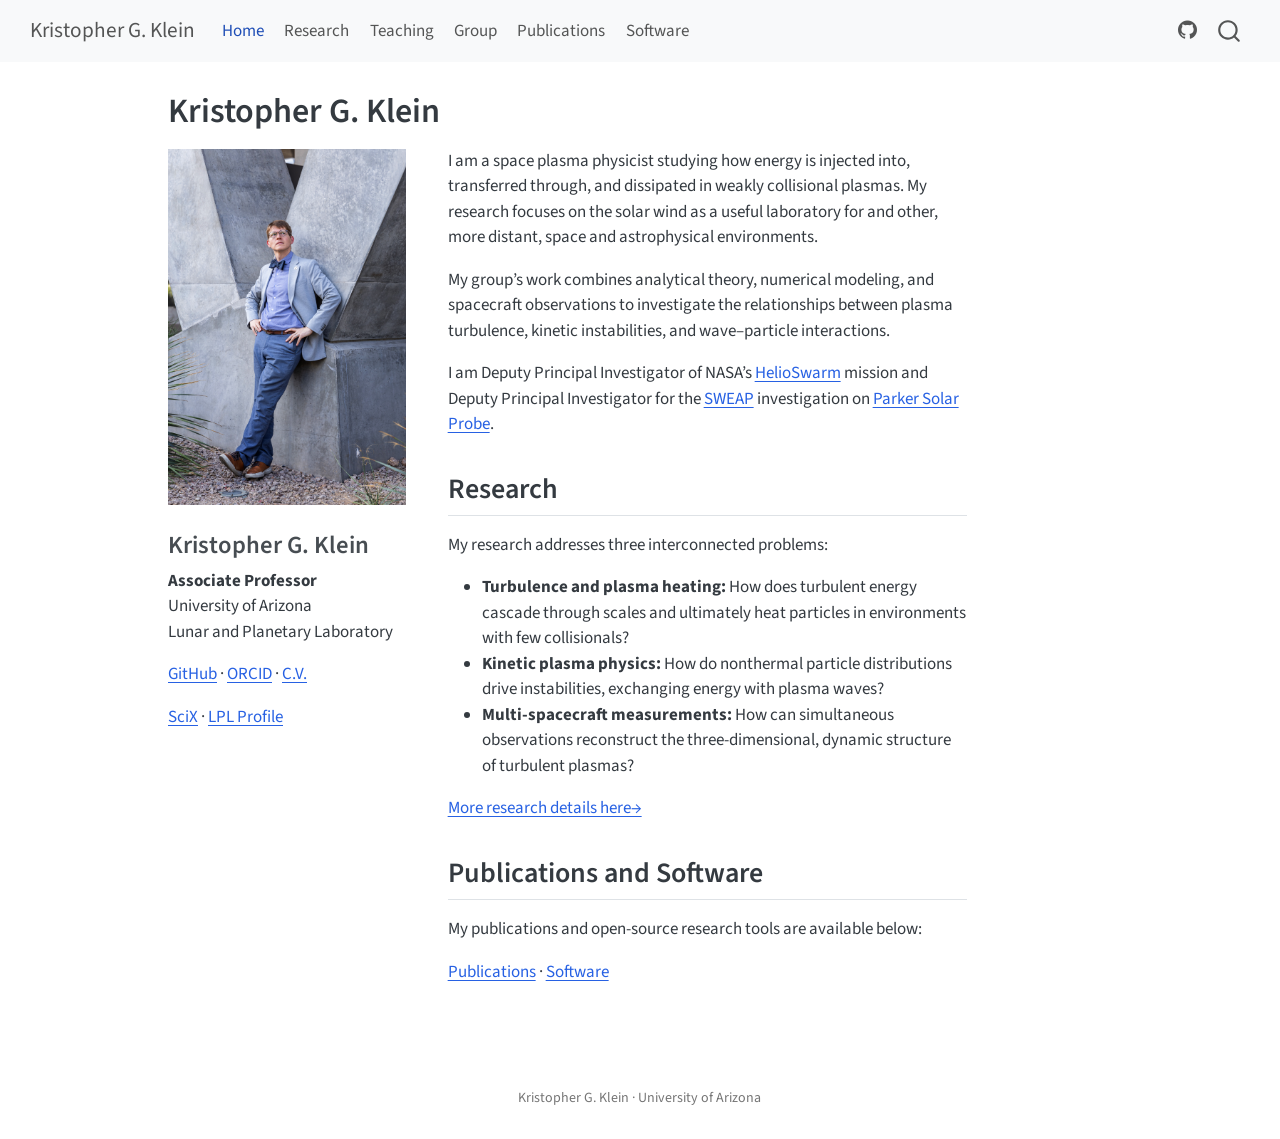
<file: index.html>
<!DOCTYPE html>
<html xmlns="http://www.w3.org/1999/xhtml" lang="en" xml:lang="en"><head>

<meta charset="utf-8">
<meta name="generator" content="quarto-1.10.19">

<meta name="viewport" content="width=device-width, initial-scale=1.0, user-scalable=yes">


<title>Kristopher G. Klein</title>
<style>
/* Default styles provided by pandoc.
** See https://pandoc.org/MANUAL.html#variables-for-html for config info.
*/
span.smallcaps{font-variant: small-caps;}
div.columns{display: flex; gap: 1.5em;}
div.column{flex: auto;}
@media screen {
div.columns{gap: min(4vw, 1.5em);}
div.column{overflow-x: auto;}
}
div.hanging-indent{margin-left: 1.5em; text-indent: -1.5em;}
ul.task-list{list-style: none;}
ul.task-list li input[type="checkbox"] {
  width: 0.8em;
  margin: 0 0.8em 0.2em -1em; /* quarto-specific, see https://github.com/quarto-dev/quarto-cli/issues/4556 */ 
  vertical-align: middle;
}
</style>


<script src="site_libs/quarto-nav/quarto-nav.js"></script>
<script src="site_libs/quarto-nav/headroom.min.js"></script>
<script src="site_libs/clipboard/clipboard.min.js"></script>
<script src="site_libs/quarto-search/autocomplete.umd.js"></script>
<script src="site_libs/quarto-search/fuse.min.js"></script>
<script src="site_libs/quarto-search/quarto-search.js"></script>
<meta name="quarto:offset" content="./">
<script src="site_libs/quarto-html/quarto.js" type="module"></script>
<script src="site_libs/quarto-html/tabsets/tabsets.js" type="module"></script>
<script src="site_libs/quarto-html/popper.min.js"></script>
<script src="site_libs/quarto-html/tippy.umd.min.js"></script>
<script src="site_libs/quarto-html/anchor.min.js"></script>
<link href="site_libs/quarto-html/tippy.css" rel="stylesheet">
<link href="site_libs/quarto-html/quarto-syntax-highlighting-bf27225e3a48a9273f3daa8f8e829971.css" rel="stylesheet" id="quarto-text-highlighting-styles">
<script src="site_libs/bootstrap/bootstrap.min.js"></script>
<link href="site_libs/bootstrap/bootstrap-icons.css" rel="stylesheet">
<link href="site_libs/bootstrap/bootstrap-f69c0c9a1a6cc3cdd7daf3e3f49be429.min.css" rel="stylesheet" append-hash="true" id="quarto-bootstrap" data-mode="light">
<script id="quarto-search-options" type="application/json">{
  "location": "navbar",
  "copy-button": false,
  "collapse-after": 3,
  "panel-placement": "end",
  "type": "overlay",
  "limit": 50,
  "keyboard-shortcut": [
    "f",
    "/",
    "s"
  ],
  "show-item-context": false,
  "language": {
    "search-no-results-text": "No results",
    "search-matching-documents-text": "matching documents",
    "search-copy-link-title": "Copy link to search",
    "search-hide-matches-text": "Hide additional matches",
    "search-more-match-text": "more match in this document",
    "search-more-matches-text": "more matches in this document",
    "search-clear-button-title": "Clear",
    "search-text-placeholder": "",
    "search-detached-cancel-button-title": "Cancel",
    "search-submit-button-title": "Submit",
    "search-label": "Search"
  }
}</script>
<link rel="stylesheet" href="https://cdn.jsdelivr.net/npm/bootstrap-icons@1.13.1/font/bootstrap-icons.min.css">


</head>

<body class="nav-fixed quarto-light">

<div id="quarto-search-results"></div>
  <header id="quarto-header" class="headroom fixed-top">
    <nav class="navbar navbar-expand-lg " data-bs-theme="dark">
      <div class="navbar-container container-fluid">
      <div class="navbar-brand-container mx-auto">
    <a class="navbar-brand" href="./index.html">
    <span class="navbar-title">Kristopher G. Klein</span>
    </a>
  </div>
            <div id="quarto-search" class="" title="Search"></div>
          <button class="navbar-toggler" type="button" data-bs-toggle="collapse" data-bs-target="#navbarCollapse" aria-controls="navbarCollapse" role="menu" aria-expanded="false" aria-label="Toggle navigation" onclick="if (window.quartoToggleHeadroom) { window.quartoToggleHeadroom(); }">
  <span class="navbar-toggler-icon"></span>
</button>
          <div class="collapse navbar-collapse" id="navbarCollapse">
            <ul class="navbar-nav navbar-nav-scroll me-auto">
  <li class="nav-item">
    <a class="nav-link active" href="./index.html" aria-current="page"> 
<span class="menu-text">Home</span></a>
  </li>  
  <li class="nav-item">
    <a class="nav-link" href="./research.html"> 
<span class="menu-text">Research</span></a>
  </li>  
  <li class="nav-item">
    <a class="nav-link" href="./teaching.html"> 
<span class="menu-text">Teaching</span></a>
  </li>  
  <li class="nav-item">
    <a class="nav-link" href="./group.html"> 
<span class="menu-text">Group</span></a>
  </li>  
  <li class="nav-item">
    <a class="nav-link" href="./publications.html"> 
<span class="menu-text">Publications</span></a>
  </li>  
  <li class="nav-item">
    <a class="nav-link" href="./software.html"> 
<span class="menu-text">Software</span></a>
  </li>  
</ul>
            <ul class="navbar-nav navbar-nav-scroll ms-auto">
  <li class="nav-item compact">
    <a class="nav-link" href="https://github.com/kgklein"> <i class="bi bi-github" role="img" aria-label="GitHub">
</i> 
<span class="menu-text"></span></a>
  </li>  
</ul>
          </div> <!-- /navcollapse -->
            <div class="quarto-navbar-tools">
</div>
      </div> <!-- /container-fluid -->
    </nav>
</header>
<!-- content -->
<div id="quarto-content" class="quarto-container page-columns page-rows-contents page-layout-article page-navbar">
<!-- sidebar -->
<!-- margin-sidebar -->
    <div id="quarto-margin-sidebar" class="sidebar margin-sidebar zindex-bottom">
        
    </div>
<!-- main -->
<main class="content" id="quarto-document-content"><header id="title-block-header" class="quarto-title-block"><h1 class="title display-7">Kristopher G. Klein</h1></header>

<header id="title-block-header">


</header>


<div class="content-container">
<div class="columns">
<div class="column" style="width:35%;">
<p><img src="images/profile.jpg" class="img-fluid" style="width:85.0%"></p>
<section id="kristopher-g.-klein" class="level3">
<h3 class="anchored" data-anchor-id="kristopher-g.-klein">Kristopher G. Klein</h3>
<p><strong>Associate Professor</strong><br>
University of Arizona<br>
Lunar and Planetary Laboratory</p>
<p><a href="https://github.com/kgklein">GitHub</a> · <a href="https://orcid.org/0000-0001-6038-1923">ORCID</a> · <a href="documents/Klein_CV.pdf">C.V.</a></p>
<p><a href="https://scixplorer.org/search?p=1&amp;q=orcid%3A0000-0001-6038-1923&amp;sort=date+desc&amp;d=general">SciX</a> · <a href="https://lpl.arizona.edu/faculty/kristopher-klein">LPL Profile</a></p>
</section>
</div><div class="column" style="width:65%;">
<p>I am a space plasma physicist studying how energy is injected into, transferred through, and dissipated in weakly collisional plasmas. My research focuses on the solar wind as a useful laboratory for and other, more distant, space and astrophysical environments.</p>
<p>My group’s work combines analytical theory, numerical modeling, and spacecraft observations to investigate the relationships between plasma turbulence, kinetic instabilities, and wave–particle interactions.</p>
<p>I am Deputy Principal Investigator of NASA’s <a href="https://science.nasa.gov/mission/helioswarm/">HelioSwarm</a> mission and Deputy Principal Investigator for the <a href="https://sweap.cfa.harvard.edu/">SWEAP</a> investigation on <a href="https://parkersolarprobe.jhuapl.edu/">Parker Solar Probe</a>.</p>
<section id="research" class="level2">
<h2 class="anchored" data-anchor-id="research">Research</h2>
<p>My research addresses three interconnected problems:</p>
<ul>
<li><strong>Turbulence and plasma heating:</strong> How does turbulent energy cascade through scales and ultimately heat particles in environments with few collisionals?</li>
<li><strong>Kinetic plasma physics:</strong> How do nonthermal particle distributions drive instabilities, exchanging energy with plasma waves?</li>
<li><strong>Multi-spacecraft measurements:</strong> How can simultaneous observations reconstruct the three-dimensional, dynamic structure of turbulent plasmas?</li>
</ul>
<p><a href="./research.html">More research details here→</a></p>
</section>
<section id="publications-and-software" class="level2">
<h2 class="anchored" data-anchor-id="publications-and-software">Publications and Software</h2>
<p>My publications and open-source research tools are available below:</p>
<p><a href="./publications.html">Publications</a> · <a href="./software.html">Software</a></p>
</section>
</div>
</div>
</div>



</main> <!-- /main -->
<script id="quarto-html-after-body" type="application/javascript">
  window.document.addEventListener("DOMContentLoaded", function (event) {
    const icon = "";
    const anchorJS = new window.AnchorJS();
    anchorJS.options = {
      placement: 'right',
      icon: icon
    };
    anchorJS.add('.anchored');
    const isCodeAnnotation = (el) => {
      for (const clz of el.classList) {
        if (clz.startsWith('code-annotation-')) {                     
          return true;
        }
      }
      return false;
    }
    const onCopySuccess = function(e) {
      // button target
      const button = e.trigger;
      // don't keep focus
      button.blur();
      // flash "checked"
      button.classList.add('code-copy-button-checked');
      var currentTitle = button.getAttribute("title");
      button.setAttribute("title", "Copied!");
      let tooltip;
      if (window.bootstrap) {
        button.setAttribute("data-bs-toggle", "tooltip");
        button.setAttribute("data-bs-placement", "left");
        button.setAttribute("data-bs-title", "Copied!");
        tooltip = new bootstrap.Tooltip(button, 
          { trigger: "manual", 
            customClass: "code-copy-button-tooltip",
            offset: [0, -8]});
        tooltip.show();    
      }
      setTimeout(function() {
        if (tooltip) {
          tooltip.hide();
          button.removeAttribute("data-bs-title");
          button.removeAttribute("data-bs-toggle");
          button.removeAttribute("data-bs-placement");
        }
        button.setAttribute("title", currentTitle);
        button.classList.remove('code-copy-button-checked');
      }, 1000);
      // clear code selection
      e.clearSelection();
    }
    const getTextToCopy = function(trigger) {
      const outerScaffold = trigger.parentElement.cloneNode(true);
      const codeEl = outerScaffold.querySelector('code');
      for (const childEl of codeEl.children) {
        if (isCodeAnnotation(childEl)) {
          childEl.remove();
        }
      }
      return codeEl.innerText;
    }
    const clipboard = new window.ClipboardJS('.code-copy-button:not([data-in-quarto-modal])', {
      text: getTextToCopy
    });
    clipboard.on('success', onCopySuccess);
    if (window.document.getElementById('quarto-embedded-source-code-modal')) {
      const clipboardModal = new window.ClipboardJS('.code-copy-button[data-in-quarto-modal]', {
        text: getTextToCopy,
        container: window.document.getElementById('quarto-embedded-source-code-modal')
      });
      clipboardModal.on('success', onCopySuccess);
    }
      var localhostRegex = new RegExp(/^(?:http|https):\/\/localhost\:?[0-9]*\//);
      var mailtoRegex = new RegExp(/^mailto:/);
        var filterRegex = new RegExp("https:\/\/kgklein\.github\.io");
      var isInternal = (href) => {
          return filterRegex.test(href) || localhostRegex.test(href) || mailtoRegex.test(href);
      }
      // Inspect non-navigation links and adorn them if external
     var links = window.document.querySelectorAll('a[href]:not(.nav-link):not(.navbar-brand):not(.toc-action):not(.sidebar-link):not(.sidebar-item-toggle):not(.pagination-link):not(.no-external):not([aria-hidden]):not(.dropdown-item):not(.quarto-navigation-tool):not(.about-link)');
      for (var i=0; i<links.length; i++) {
        const link = links[i];
        if (!isInternal(link.href)) {
          // undo the damage that might have been done by quarto-nav.js in the case of
          // links that we want to consider external
          if (link.dataset.originalHref !== undefined) {
            link.href = link.dataset.originalHref;
          }
            // target, if specified
            link.setAttribute("target", "_blank");
            if (link.getAttribute("rel") === null) {
              link.setAttribute("rel", "noopener");
            }
        }
      }
    function tippyHover(el, contentFn, onTriggerFn, onUntriggerFn) {
      const config = {
        allowHTML: true,
        maxWidth: 500,
        delay: 100,
        arrow: false,
        appendTo: function(el) {
            return el.parentElement;
        },
        interactive: true,
        interactiveBorder: 10,
        theme: 'quarto',
        placement: 'bottom-start',
      };
      if (contentFn) {
        config.content = contentFn;
      }
      if (onTriggerFn) {
        config.onTrigger = onTriggerFn;
      }
      if (onUntriggerFn) {
        config.onUntrigger = onUntriggerFn;
      }
      window.tippy(el, config); 
    }
    const noterefs = window.document.querySelectorAll('a[role="doc-noteref"]');
    for (var i=0; i<noterefs.length; i++) {
      const ref = noterefs[i];
      tippyHover(ref, function() {
        // use id or data attribute instead here
        let href = ref.getAttribute('data-footnote-href') || ref.getAttribute('href');
        try { href = new URL(href).hash; } catch {}
        const id = href.replace(/^#\/?/, "");
        const note = window.document.getElementById(id);
        if (note) {
          return note.innerHTML;
        } else {
          return "";
        }
      });
    }
    const xrefs = window.document.querySelectorAll('a.quarto-xref');
    const processXRef = (id, note) => {
      // Strip column container classes
      const stripColumnClz = (el) => {
        el.classList.remove("page-full", "page-columns");
        if (el.children) {
          for (const child of el.children) {
            stripColumnClz(child);
          }
        }
      }
      stripColumnClz(note)
      if (id === null || id.startsWith('sec-')) {
        // Special case sections, only their first couple elements
        const container = document.createElement("div");
        if (note.children && note.children.length > 2) {
          container.appendChild(note.children[0].cloneNode(true));
          for (let i = 1; i < note.children.length; i++) {
            const child = note.children[i];
            if (child.tagName === "P" && child.innerText === "") {
              continue;
            } else {
              container.appendChild(child.cloneNode(true));
              break;
            }
          }
          if (window.Quarto?.typesetMath) {
            window.Quarto.typesetMath(container);
          }
          return container.innerHTML
        } else {
          if (window.Quarto?.typesetMath) {
            window.Quarto.typesetMath(note);
          }
          return note.innerHTML;
        }
      } else {
        // Remove any anchor links if they are present
        const anchorLink = note.querySelector('a.anchorjs-link');
        if (anchorLink) {
          anchorLink.remove();
        }
        if (window.Quarto?.typesetMath) {
          window.Quarto.typesetMath(note);
        }
        if (note.classList.contains("callout")) {
          return note.outerHTML;
        } else {
          return note.innerHTML;
        }
      }
    }
    for (var i=0; i<xrefs.length; i++) {
      const xref = xrefs[i];
      tippyHover(xref, undefined, function(instance) {
        instance.disable();
        let url = xref.getAttribute('href');
        let hash = undefined; 
        if (url.startsWith('#')) {
          hash = url;
        } else {
          try { hash = new URL(url).hash; } catch {}
        }
        if (hash) {
          const id = hash.replace(/^#\/?/, "");
          const note = window.document.getElementById(id);
          if (note !== null) {
            try {
              const html = processXRef(id, note.cloneNode(true));
              instance.setContent(html);
            } finally {
              instance.enable();
              instance.show();
            }
          } else {
            // See if we can fetch this
            fetch(url.split('#')[0])
            .then(res => res.text())
            .then(html => {
              const parser = new DOMParser();
              const htmlDoc = parser.parseFromString(html, "text/html");
              const note = htmlDoc.getElementById(id);
              if (note !== null) {
                const html = processXRef(id, note);
                instance.setContent(html);
              } 
            }).finally(() => {
              instance.enable();
              instance.show();
            });
          }
        } else {
          // See if we can fetch a full url (with no hash to target)
          // This is a special case and we should probably do some content thinning / targeting
          fetch(url)
          .then(res => res.text())
          .then(html => {
            const parser = new DOMParser();
            const htmlDoc = parser.parseFromString(html, "text/html");
            const note = htmlDoc.querySelector('main.content');
            if (note !== null) {
              // This should only happen for chapter cross references
              // (since there is no id in the URL)
              // remove the first header
              if (note.children.length > 0 && note.children[0].tagName === "HEADER") {
                note.children[0].remove();
              }
              const html = processXRef(null, note);
              instance.setContent(html);
            } 
          }).finally(() => {
            instance.enable();
            instance.show();
          });
        }
      }, function(instance) {
      });
    }
        let selectedAnnoteEl;
        const selectorForAnnotation = ( cell, annotation) => {
          let cellAttr = 'data-code-cell="' + cell + '"';
          let lineAttr = 'data-code-annotation="' +  annotation + '"';
          const selector = 'span[' + cellAttr + '][' + lineAttr + ']';
          return selector;
        }
        const selectCodeLines = (annoteEl) => {
          const doc = window.document;
          const targetCell = annoteEl.getAttribute("data-target-cell");
          const targetAnnotation = annoteEl.getAttribute("data-target-annotation");
          const annoteSpan = window.document.querySelector(selectorForAnnotation(targetCell, targetAnnotation));
          const lines = annoteSpan.getAttribute("data-code-lines").split(",");
          const lineIds = lines.map((line) => {
            return targetCell + "-" + line;
          })
          let top = null;
          let height = null;
          let parent = null;
          if (lineIds.length > 0) {
              //compute the position of the single el (top and bottom and make a div)
              const el = window.document.getElementById(lineIds[0]);
              top = el.offsetTop;
              height = el.offsetHeight;
              parent = el.parentElement.parentElement;
            if (lineIds.length > 1) {
              const lastEl = window.document.getElementById(lineIds[lineIds.length - 1]);
              const bottom = lastEl.offsetTop + lastEl.offsetHeight;
              height = bottom - top;
            }
            if (top !== null && height !== null && parent !== null) {
              // cook up a div (if necessary) and position it 
              let div = window.document.getElementById("code-annotation-line-highlight");
              if (div === null) {
                div = window.document.createElement("div");
                div.setAttribute("id", "code-annotation-line-highlight");
                div.style.position = 'absolute';
                parent.appendChild(div);
              }
              div.style.top = top - 2 + "px";
              div.style.height = height + 4 + "px";
              div.style.left = 0;
              let gutterDiv = window.document.getElementById("code-annotation-line-highlight-gutter");
              if (gutterDiv === null) {
                gutterDiv = window.document.createElement("div");
                gutterDiv.setAttribute("id", "code-annotation-line-highlight-gutter");
                gutterDiv.style.position = 'absolute';
                const codeCell = window.document.getElementById(targetCell);
                const gutter = codeCell.querySelector('.code-annotation-gutter');
                gutter.appendChild(gutterDiv);
              }
              gutterDiv.style.top = top - 2 + "px";
              gutterDiv.style.height = height + 4 + "px";
            }
            selectedAnnoteEl = annoteEl;
          }
        };
        const unselectCodeLines = () => {
          const elementsIds = ["code-annotation-line-highlight", "code-annotation-line-highlight-gutter"];
          elementsIds.forEach((elId) => {
            const div = window.document.getElementById(elId);
            if (div) {
              div.remove();
            }
          });
          selectedAnnoteEl = undefined;
        };
          // Handle positioning of the toggle
      window.addEventListener(
        "resize",
        throttle(() => {
          elRect = undefined;
          if (selectedAnnoteEl) {
            selectCodeLines(selectedAnnoteEl);
          }
        }, 10)
      );
      function throttle(fn, ms) {
      let throttle = false;
      let timer;
        return (...args) => {
          if(!throttle) { // first call gets through
              fn.apply(this, args);
              throttle = true;
          } else { // all the others get throttled
              if(timer) clearTimeout(timer); // cancel #2
              timer = setTimeout(() => {
                fn.apply(this, args);
                timer = throttle = false;
              }, ms);
          }
        };
      }
        // Attach click handler to the DT
        const annoteDls = window.document.querySelectorAll('dt[data-target-cell]');
        for (const annoteDlNode of annoteDls) {
          annoteDlNode.addEventListener('click', (event) => {
            const clickedEl = event.target;
            if (clickedEl !== selectedAnnoteEl) {
              unselectCodeLines();
              const activeEl = window.document.querySelector('dt[data-target-cell].code-annotation-active');
              if (activeEl) {
                activeEl.classList.remove('code-annotation-active');
              }
              selectCodeLines(clickedEl);
              clickedEl.classList.add('code-annotation-active');
            } else {
              // Unselect the line
              unselectCodeLines();
              clickedEl.classList.remove('code-annotation-active');
            }
          });
        }
    const findCites = (el) => {
      const parentEl = el.parentElement;
      if (parentEl) {
        const cites = parentEl.dataset.cites;
        if (cites) {
          return {
            el,
            cites: cites.split(' ')
          };
        } else {
          return findCites(el.parentElement)
        }
      } else {
        return undefined;
      }
    };
    var bibliorefs = window.document.querySelectorAll('a[role="doc-biblioref"]');
    for (var i=0; i<bibliorefs.length; i++) {
      const ref = bibliorefs[i];
      const citeInfo = findCites(ref);
      if (citeInfo) {
        tippyHover(citeInfo.el, function() {
          var popup = window.document.createElement('div');
          citeInfo.cites.forEach(function(cite) {
            var citeDiv = window.document.createElement('div');
            citeDiv.classList.add('hanging-indent');
            citeDiv.classList.add('csl-entry');
            var biblioDiv = window.document.getElementById('ref-' + cite);
            if (biblioDiv) {
              citeDiv.innerHTML = biblioDiv.innerHTML;
            }
            popup.appendChild(citeDiv);
          });
          return popup.innerHTML;
        });
      }
    }
  });
  </script>
</div> <!-- /content -->
<footer class="footer">
  <div class="nav-footer">
    <div class="nav-footer-left">
      &nbsp;
    </div>   
    <div class="nav-footer-center">
<p>Kristopher G. Klein · University of Arizona</p>
</div>
    <div class="nav-footer-right">
      &nbsp;
    </div>
  </div>
</footer>




</body></html>
</file>
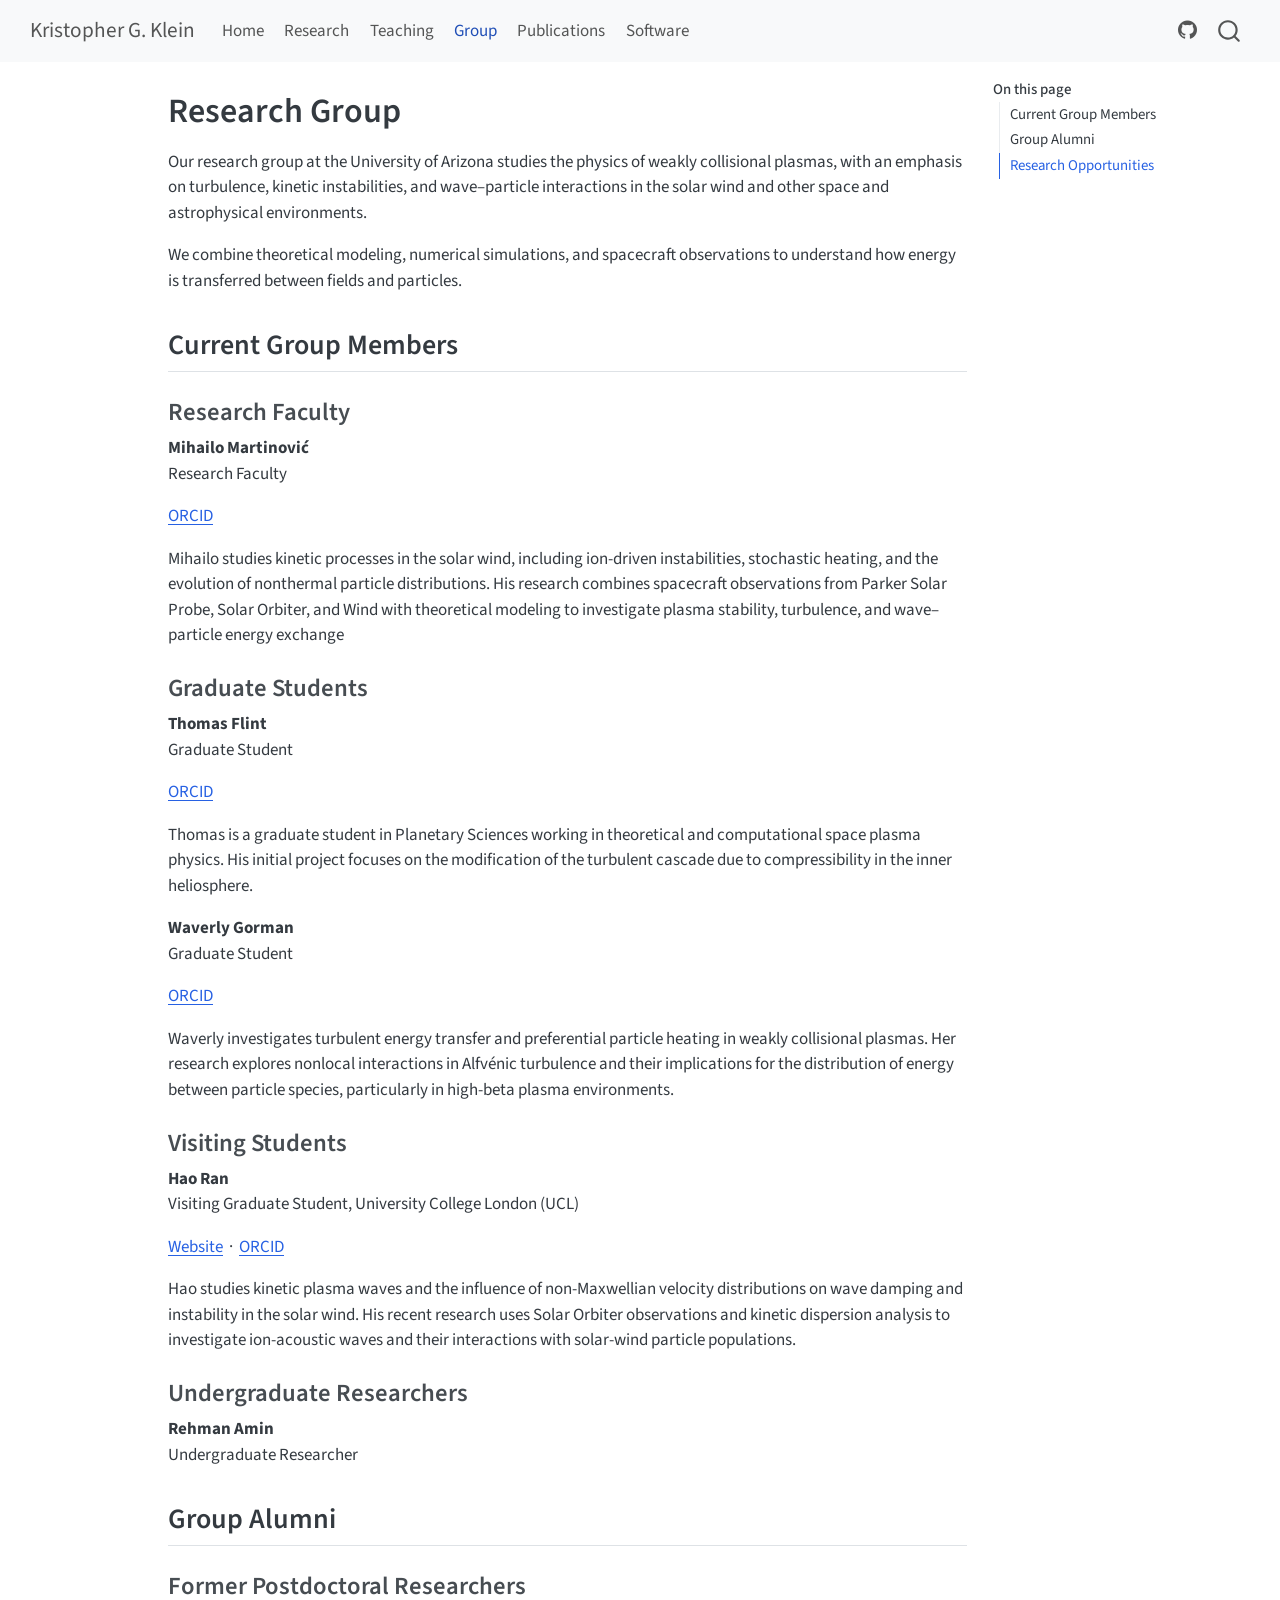
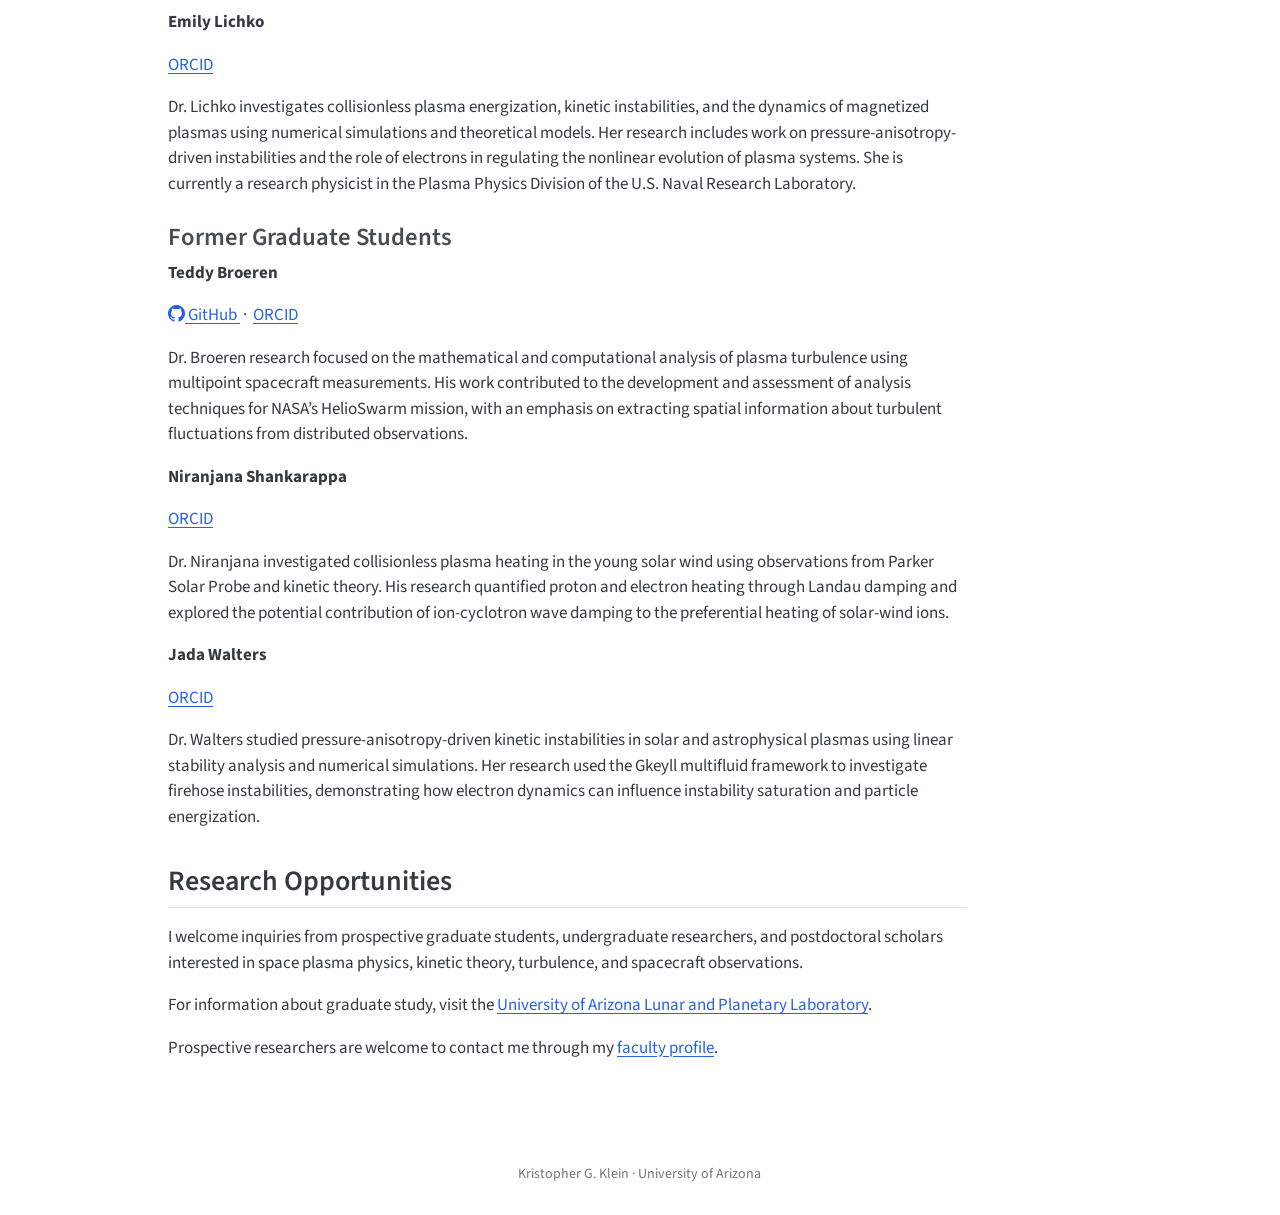
<file: group.html>
<!DOCTYPE html>
<html xmlns="http://www.w3.org/1999/xhtml" lang="en" xml:lang="en"><head>

<meta charset="utf-8">
<meta name="generator" content="quarto-1.10.19">

<meta name="viewport" content="width=device-width, initial-scale=1.0, user-scalable=yes">


<title>Research Group – Kristopher G. Klein</title>
<style>
/* Default styles provided by pandoc.
** See https://pandoc.org/MANUAL.html#variables-for-html for config info.
*/
span.smallcaps{font-variant: small-caps;}
div.columns{display: flex; gap: 1.5em;}
div.column{flex: auto;}
@media screen {
div.columns{gap: min(4vw, 1.5em);}
div.column{overflow-x: auto;}
}
div.hanging-indent{margin-left: 1.5em; text-indent: -1.5em;}
ul.task-list{list-style: none;}
ul.task-list li input[type="checkbox"] {
  width: 0.8em;
  margin: 0 0.8em 0.2em -1em; /* quarto-specific, see https://github.com/quarto-dev/quarto-cli/issues/4556 */ 
  vertical-align: middle;
}
</style>


<script src="site_libs/quarto-nav/quarto-nav.js"></script>
<script src="site_libs/quarto-nav/headroom.min.js"></script>
<script src="site_libs/clipboard/clipboard.min.js"></script>
<script src="site_libs/quarto-search/autocomplete.umd.js"></script>
<script src="site_libs/quarto-search/fuse.min.js"></script>
<script src="site_libs/quarto-search/quarto-search.js"></script>
<meta name="quarto:offset" content="./">
<script src="site_libs/quarto-html/quarto.js" type="module"></script>
<script src="site_libs/quarto-html/tabsets/tabsets.js" type="module"></script>
<script src="site_libs/quarto-html/popper.min.js"></script>
<script src="site_libs/quarto-html/tippy.umd.min.js"></script>
<script src="site_libs/quarto-html/anchor.min.js"></script>
<link href="site_libs/quarto-html/tippy.css" rel="stylesheet">
<link href="site_libs/quarto-html/quarto-syntax-highlighting-bf27225e3a48a9273f3daa8f8e829971.css" rel="stylesheet" id="quarto-text-highlighting-styles">
<script src="site_libs/bootstrap/bootstrap.min.js"></script>
<link href="site_libs/bootstrap/bootstrap-icons.css" rel="stylesheet">
<link href="site_libs/bootstrap/bootstrap-b7f82611479fd900e417347cb3c57043.min.css" rel="stylesheet" append-hash="true" id="quarto-bootstrap" data-mode="light">
<script id="quarto-search-options" type="application/json">{
  "location": "navbar",
  "copy-button": false,
  "collapse-after": 3,
  "panel-placement": "end",
  "type": "overlay",
  "limit": 50,
  "keyboard-shortcut": [
    "f",
    "/",
    "s"
  ],
  "show-item-context": false,
  "language": {
    "search-no-results-text": "No results",
    "search-matching-documents-text": "matching documents",
    "search-copy-link-title": "Copy link to search",
    "search-hide-matches-text": "Hide additional matches",
    "search-more-match-text": "more match in this document",
    "search-more-matches-text": "more matches in this document",
    "search-clear-button-title": "Clear",
    "search-text-placeholder": "",
    "search-detached-cancel-button-title": "Cancel",
    "search-submit-button-title": "Submit",
    "search-label": "Search"
  }
}</script>
<link rel="stylesheet" href="https://cdn.jsdelivr.net/npm/bootstrap-icons@1.13.1/font/bootstrap-icons.min.css">


</head>

<body class="nav-fixed quarto-light">

<div id="quarto-search-results"></div>
  <header id="quarto-header" class="headroom fixed-top">
    <nav class="navbar navbar-expand-lg " data-bs-theme="dark">
      <div class="navbar-container container-fluid">
      <div class="navbar-brand-container mx-auto">
    <a class="navbar-brand" href="./index.html">
    <span class="navbar-title">Kristopher G. Klein</span>
    </a>
  </div>
            <div id="quarto-search" class="" title="Search"></div>
          <button class="navbar-toggler" type="button" data-bs-toggle="collapse" data-bs-target="#navbarCollapse" aria-controls="navbarCollapse" role="menu" aria-expanded="false" aria-label="Toggle navigation" onclick="if (window.quartoToggleHeadroom) { window.quartoToggleHeadroom(); }">
  <span class="navbar-toggler-icon"></span>
</button>
          <div class="collapse navbar-collapse" id="navbarCollapse">
            <ul class="navbar-nav navbar-nav-scroll me-auto">
  <li class="nav-item">
    <a class="nav-link" href="./index.html"> 
<span class="menu-text">Home</span></a>
  </li>  
  <li class="nav-item">
    <a class="nav-link" href="./research.html"> 
<span class="menu-text">Research</span></a>
  </li>  
  <li class="nav-item">
    <a class="nav-link" href="./teaching.html"> 
<span class="menu-text">Teaching</span></a>
  </li>  
  <li class="nav-item">
    <a class="nav-link active" href="./group.html" aria-current="page"> 
<span class="menu-text">Group</span></a>
  </li>  
  <li class="nav-item">
    <a class="nav-link" href="./publications.html"> 
<span class="menu-text">Publications</span></a>
  </li>  
  <li class="nav-item">
    <a class="nav-link" href="./software.html"> 
<span class="menu-text">Software</span></a>
  </li>  
</ul>
            <ul class="navbar-nav navbar-nav-scroll ms-auto">
  <li class="nav-item compact">
    <a class="nav-link" href="https://github.com/kgklein"> <i class="bi bi-github" role="img" aria-label="GitHub">
</i> 
<span class="menu-text"></span></a>
  </li>  
</ul>
          </div> <!-- /navcollapse -->
            <div class="quarto-navbar-tools">
</div>
      </div> <!-- /container-fluid -->
    </nav>
</header>
<!-- content -->
<div id="quarto-content" class="quarto-container page-columns page-rows-contents page-layout-article page-navbar">
<!-- sidebar -->
<!-- margin-sidebar -->
    <div id="quarto-margin-sidebar" class="sidebar margin-sidebar">
        <nav id="TOC" role="doc-toc" class="toc-active">
    <h2 id="toc-title">On this page</h2>
   
  <ul>
  <li><a href="#current-group-members" id="toc-current-group-members" class="nav-link active" data-scroll-target="#current-group-members">Current Group Members</a>
  <ul class="collapse">
  <li><a href="#research-faculty" id="toc-research-faculty" class="nav-link" data-scroll-target="#research-faculty">Research Faculty</a></li>
  <li><a href="#graduate-students" id="toc-graduate-students" class="nav-link" data-scroll-target="#graduate-students">Graduate Students</a></li>
  <li><a href="#visiting-students" id="toc-visiting-students" class="nav-link" data-scroll-target="#visiting-students">Visiting Students</a></li>
  <li><a href="#undergraduate-researchers" id="toc-undergraduate-researchers" class="nav-link" data-scroll-target="#undergraduate-researchers">Undergraduate Researchers</a></li>
  </ul></li>
  <li><a href="#group-alumni" id="toc-group-alumni" class="nav-link" data-scroll-target="#group-alumni">Group Alumni</a>
  <ul class="collapse">
  <li><a href="#former-postdoctoral-researchers" id="toc-former-postdoctoral-researchers" class="nav-link" data-scroll-target="#former-postdoctoral-researchers">Former Postdoctoral Researchers</a></li>
  <li><a href="#former-graduate-students" id="toc-former-graduate-students" class="nav-link" data-scroll-target="#former-graduate-students">Former Graduate Students</a></li>
  </ul></li>
  <li><a href="#research-opportunities" id="toc-research-opportunities" class="nav-link" data-scroll-target="#research-opportunities">Research Opportunities</a></li>
  </ul>
</nav>
    </div>
<!-- main -->
<main class="content" id="quarto-document-content">

<header id="title-block-header" class="quarto-title-block default">
<div class="quarto-title">
<h1 class="title">Research Group</h1>
</div>



<div class="quarto-title-meta">

    
  
    
  </div>
  


</header>


<p>Our research group at the University of Arizona studies the physics of weakly collisional plasmas, with an emphasis on turbulence, kinetic instabilities, and wave–particle interactions in the solar wind and other space and astrophysical environments.</p>
<p>We combine theoretical modeling, numerical simulations, and spacecraft observations to understand how energy is transferred between fields and particles.</p>
<section id="current-group-members" class="level2">
<h2 class="anchored" data-anchor-id="current-group-members">Current Group Members</h2>
<section id="research-faculty" class="level3">
<h3 class="anchored" data-anchor-id="research-faculty">Research Faculty</h3>
<p><strong>Mihailo Martinović</strong><br>
Research Faculty</p>
<p><a href="https://orcid.org/0000-0002-7365-0472" target="_blank" rel="noopener noreferrer" aria-label="Mihailo Martinović ORCID"> <i class="bi bi-orcid"></i> ORCID </a></p>
<p>Mihailo studies kinetic processes in the solar wind, including ion-driven instabilities, stochastic heating, and the evolution of nonthermal particle distributions. His research combines spacecraft observations from Parker Solar Probe, Solar Orbiter, and Wind with theoretical modeling to investigate plasma stability, turbulence, and wave–particle energy exchange</p>
</section>
<section id="graduate-students" class="level3">
<h3 class="anchored" data-anchor-id="graduate-students">Graduate Students</h3>
<p><strong>Thomas Flint</strong><br>
Graduate Student</p>
<p><a href="https://orcid.org/0009-0000-5123-5529" target="_blank" rel="noopener noreferrer" aria-label="Thomas Flint ORCID"> <i class="bi bi-orcid"></i> ORCID </a></p>
<p>Thomas is a graduate student in Planetary Sciences working in theoretical and computational space plasma physics. His initial project focuses on the modification of the turbulent cascade due to compressibility in the inner heliosphere.</p>
<p><strong>Waverly Gorman</strong><br>
Graduate Student</p>
<p><a href="https://orcid.org/0009-0009-6369-7267" target="_blank" rel="noopener noreferrer" aria-label="Waverly Gorman ORCID"> <i class="bi bi-orcid"></i> ORCID </a></p>
<p>Waverly investigates turbulent energy transfer and preferential particle heating in weakly collisional plasmas. Her research explores nonlocal interactions in Alfvénic turbulence and their implications for the distribution of energy between particle species, particularly in high-beta plasma environments.</p>
</section>
<section id="visiting-students" class="level3">
<h3 class="anchored" data-anchor-id="visiting-students">Visiting Students</h3>
<p><strong>Hao Ran</strong><br>
Visiting Graduate Student, University College London (UCL)</p>
<p><a href="https://ranhao1999.github.io/">Website</a> &nbsp;·&nbsp; <a href="https://orcid.org/0000-0002-8234-6480" target="_blank" rel="noopener noreferrer" aria-label="Hao Ran ORCID"> <i class="bi bi-orcid"></i> ORCID </a></p>
<p>Hao studies kinetic plasma waves and the influence of non-Maxwellian velocity distributions on wave damping and instability in the solar wind. His recent research uses Solar Orbiter observations and kinetic dispersion analysis to investigate ion-acoustic waves and their interactions with solar-wind particle populations.</p>
</section>
<section id="undergraduate-researchers" class="level3">
<h3 class="anchored" data-anchor-id="undergraduate-researchers">Undergraduate Researchers</h3>
<p><strong>Rehman Amin</strong><br>
Undergraduate Researcher</p>
</section>
</section>
<section id="group-alumni" class="level2">
<h2 class="anchored" data-anchor-id="group-alumni">Group Alumni</h2>
<section id="former-postdoctoral-researchers" class="level3">
<h3 class="anchored" data-anchor-id="former-postdoctoral-researchers">Former Postdoctoral Researchers</h3>
<p><strong>Emily Lichko</strong></p>
<p><a href="https://orcid.org/0000-0003-1945-8460" target="_blank" rel="noopener noreferrer" aria-label="Emily Lichko ORCID"> <i class="bi bi-orcid"></i> ORCID </a></p>
<p>Dr.&nbsp;Lichko investigates collisionless plasma energization, kinetic instabilities, and the dynamics of magnetized plasmas using numerical simulations and theoretical models. Her research includes work on pressure-anisotropy-driven instabilities and the role of electrons in regulating the nonlinear evolution of plasma systems. She is currently a research physicist in the Plasma Physics Division of the U.S. Naval Research Laboratory.</p>
</section>
<section id="former-graduate-students" class="level3">
<h3 class="anchored" data-anchor-id="former-graduate-students">Former Graduate Students</h3>
<p><strong>Teddy Broeren</strong></p>
<p><a href="https://github.com/broeren" target="_blank" rel="noopener noreferrer" aria-label="Teddy Broeren GitHub"> <i class="bi bi-github"></i> GitHub </a> &nbsp;·&nbsp; <a href="https://orcid.org/0000-0002-2649-020X" target="_blank" rel="noopener noreferrer" aria-label="Teddy Broeren ORCID"> <i class="bi bi-orcid"></i> ORCID </a></p>
<p>Dr.&nbsp;Broeren research focused on the mathematical and computational analysis of plasma turbulence using multipoint spacecraft measurements. His work contributed to the development and assessment of analysis techniques for NASA’s HelioSwarm mission, with an emphasis on extracting spatial information about turbulent fluctuations from distributed observations.</p>
<p><strong>Niranjana Shankarappa</strong></p>
<p><a href="https://orcid.org/0000-0002-8941-3463" target="_blank" rel="noopener noreferrer" aria-label="Niranjana Shankarappa ORCID"> <i class="bi bi-orcid"></i> ORCID </a></p>
<p>Dr.&nbsp;Niranjana investigated collisionless plasma heating in the young solar wind using observations from Parker Solar Probe and kinetic theory. His research quantified proton and electron heating through Landau damping and explored the potential contribution of ion-cyclotron wave damping to the preferential heating of solar-wind ions.</p>
<p><strong>Jada Walters</strong></p>
<p><a href="https://orcid.org/0000-0001-9717-8718" target="_blank" rel="noopener noreferrer" aria-label="Jada Walters ORCID"> <i class="bi bi-orcid"></i> ORCID </a></p>
<p>Dr.&nbsp;Walters studied pressure-anisotropy-driven kinetic instabilities in solar and astrophysical plasmas using linear stability analysis and numerical simulations. Her research used the Gkeyll multifluid framework to investigate firehose instabilities, demonstrating how electron dynamics can influence instability saturation and particle energization.</p>
</section>
</section>
<section id="research-opportunities" class="level2">
<h2 class="anchored" data-anchor-id="research-opportunities">Research Opportunities</h2>
<p>I welcome inquiries from prospective graduate students, undergraduate researchers, and postdoctoral scholars interested in space plasma physics, kinetic theory, turbulence, and spacecraft observations.</p>
<p>For information about graduate study, visit the <a href="https://lpl.arizona.edu/">University of Arizona Lunar and Planetary Laboratory</a>.</p>
<p>Prospective researchers are welcome to contact me through my <a href="https://lpl.arizona.edu/faculty/kristopher-klein">faculty profile</a>.</p>


</section>

</main> <!-- /main -->
<script id="quarto-html-after-body" type="application/javascript">
  window.document.addEventListener("DOMContentLoaded", function (event) {
    const icon = "";
    const anchorJS = new window.AnchorJS();
    anchorJS.options = {
      placement: 'right',
      icon: icon
    };
    anchorJS.add('.anchored');
    const isCodeAnnotation = (el) => {
      for (const clz of el.classList) {
        if (clz.startsWith('code-annotation-')) {                     
          return true;
        }
      }
      return false;
    }
    const onCopySuccess = function(e) {
      // button target
      const button = e.trigger;
      // don't keep focus
      button.blur();
      // flash "checked"
      button.classList.add('code-copy-button-checked');
      var currentTitle = button.getAttribute("title");
      button.setAttribute("title", "Copied!");
      let tooltip;
      if (window.bootstrap) {
        button.setAttribute("data-bs-toggle", "tooltip");
        button.setAttribute("data-bs-placement", "left");
        button.setAttribute("data-bs-title", "Copied!");
        tooltip = new bootstrap.Tooltip(button, 
          { trigger: "manual", 
            customClass: "code-copy-button-tooltip",
            offset: [0, -8]});
        tooltip.show();    
      }
      setTimeout(function() {
        if (tooltip) {
          tooltip.hide();
          button.removeAttribute("data-bs-title");
          button.removeAttribute("data-bs-toggle");
          button.removeAttribute("data-bs-placement");
        }
        button.setAttribute("title", currentTitle);
        button.classList.remove('code-copy-button-checked');
      }, 1000);
      // clear code selection
      e.clearSelection();
    }
    const getTextToCopy = function(trigger) {
      const outerScaffold = trigger.parentElement.cloneNode(true);
      const codeEl = outerScaffold.querySelector('code');
      for (const childEl of codeEl.children) {
        if (isCodeAnnotation(childEl)) {
          childEl.remove();
        }
      }
      return codeEl.innerText;
    }
    const clipboard = new window.ClipboardJS('.code-copy-button:not([data-in-quarto-modal])', {
      text: getTextToCopy
    });
    clipboard.on('success', onCopySuccess);
    if (window.document.getElementById('quarto-embedded-source-code-modal')) {
      const clipboardModal = new window.ClipboardJS('.code-copy-button[data-in-quarto-modal]', {
        text: getTextToCopy,
        container: window.document.getElementById('quarto-embedded-source-code-modal')
      });
      clipboardModal.on('success', onCopySuccess);
    }
      var localhostRegex = new RegExp(/^(?:http|https):\/\/localhost\:?[0-9]*\//);
      var mailtoRegex = new RegExp(/^mailto:/);
        var filterRegex = new RegExp("https:\/\/kgklein\.github\.io");
      var isInternal = (href) => {
          return filterRegex.test(href) || localhostRegex.test(href) || mailtoRegex.test(href);
      }
      // Inspect non-navigation links and adorn them if external
     var links = window.document.querySelectorAll('a[href]:not(.nav-link):not(.navbar-brand):not(.toc-action):not(.sidebar-link):not(.sidebar-item-toggle):not(.pagination-link):not(.no-external):not([aria-hidden]):not(.dropdown-item):not(.quarto-navigation-tool):not(.about-link)');
      for (var i=0; i<links.length; i++) {
        const link = links[i];
        if (!isInternal(link.href)) {
          // undo the damage that might have been done by quarto-nav.js in the case of
          // links that we want to consider external
          if (link.dataset.originalHref !== undefined) {
            link.href = link.dataset.originalHref;
          }
            // target, if specified
            link.setAttribute("target", "_blank");
            if (link.getAttribute("rel") === null) {
              link.setAttribute("rel", "noopener");
            }
        }
      }
    function tippyHover(el, contentFn, onTriggerFn, onUntriggerFn) {
      const config = {
        allowHTML: true,
        maxWidth: 500,
        delay: 100,
        arrow: false,
        appendTo: function(el) {
            return el.parentElement;
        },
        interactive: true,
        interactiveBorder: 10,
        theme: 'quarto',
        placement: 'bottom-start',
      };
      if (contentFn) {
        config.content = contentFn;
      }
      if (onTriggerFn) {
        config.onTrigger = onTriggerFn;
      }
      if (onUntriggerFn) {
        config.onUntrigger = onUntriggerFn;
      }
      window.tippy(el, config); 
    }
    const noterefs = window.document.querySelectorAll('a[role="doc-noteref"]');
    for (var i=0; i<noterefs.length; i++) {
      const ref = noterefs[i];
      tippyHover(ref, function() {
        // use id or data attribute instead here
        let href = ref.getAttribute('data-footnote-href') || ref.getAttribute('href');
        try { href = new URL(href).hash; } catch {}
        const id = href.replace(/^#\/?/, "");
        const note = window.document.getElementById(id);
        if (note) {
          return note.innerHTML;
        } else {
          return "";
        }
      });
    }
    const xrefs = window.document.querySelectorAll('a.quarto-xref');
    const processXRef = (id, note) => {
      // Strip column container classes
      const stripColumnClz = (el) => {
        el.classList.remove("page-full", "page-columns");
        if (el.children) {
          for (const child of el.children) {
            stripColumnClz(child);
          }
        }
      }
      stripColumnClz(note)
      if (id === null || id.startsWith('sec-')) {
        // Special case sections, only their first couple elements
        const container = document.createElement("div");
        if (note.children && note.children.length > 2) {
          container.appendChild(note.children[0].cloneNode(true));
          for (let i = 1; i < note.children.length; i++) {
            const child = note.children[i];
            if (child.tagName === "P" && child.innerText === "") {
              continue;
            } else {
              container.appendChild(child.cloneNode(true));
              break;
            }
          }
          if (window.Quarto?.typesetMath) {
            window.Quarto.typesetMath(container);
          }
          return container.innerHTML
        } else {
          if (window.Quarto?.typesetMath) {
            window.Quarto.typesetMath(note);
          }
          return note.innerHTML;
        }
      } else {
        // Remove any anchor links if they are present
        const anchorLink = note.querySelector('a.anchorjs-link');
        if (anchorLink) {
          anchorLink.remove();
        }
        if (window.Quarto?.typesetMath) {
          window.Quarto.typesetMath(note);
        }
        if (note.classList.contains("callout")) {
          return note.outerHTML;
        } else {
          return note.innerHTML;
        }
      }
    }
    for (var i=0; i<xrefs.length; i++) {
      const xref = xrefs[i];
      tippyHover(xref, undefined, function(instance) {
        instance.disable();
        let url = xref.getAttribute('href');
        let hash = undefined; 
        if (url.startsWith('#')) {
          hash = url;
        } else {
          try { hash = new URL(url).hash; } catch {}
        }
        if (hash) {
          const id = hash.replace(/^#\/?/, "");
          const note = window.document.getElementById(id);
          if (note !== null) {
            try {
              const html = processXRef(id, note.cloneNode(true));
              instance.setContent(html);
            } finally {
              instance.enable();
              instance.show();
            }
          } else {
            // See if we can fetch this
            fetch(url.split('#')[0])
            .then(res => res.text())
            .then(html => {
              const parser = new DOMParser();
              const htmlDoc = parser.parseFromString(html, "text/html");
              const note = htmlDoc.getElementById(id);
              if (note !== null) {
                const html = processXRef(id, note);
                instance.setContent(html);
              } 
            }).finally(() => {
              instance.enable();
              instance.show();
            });
          }
        } else {
          // See if we can fetch a full url (with no hash to target)
          // This is a special case and we should probably do some content thinning / targeting
          fetch(url)
          .then(res => res.text())
          .then(html => {
            const parser = new DOMParser();
            const htmlDoc = parser.parseFromString(html, "text/html");
            const note = htmlDoc.querySelector('main.content');
            if (note !== null) {
              // This should only happen for chapter cross references
              // (since there is no id in the URL)
              // remove the first header
              if (note.children.length > 0 && note.children[0].tagName === "HEADER") {
                note.children[0].remove();
              }
              const html = processXRef(null, note);
              instance.setContent(html);
            } 
          }).finally(() => {
            instance.enable();
            instance.show();
          });
        }
      }, function(instance) {
      });
    }
        let selectedAnnoteEl;
        const selectorForAnnotation = ( cell, annotation) => {
          let cellAttr = 'data-code-cell="' + cell + '"';
          let lineAttr = 'data-code-annotation="' +  annotation + '"';
          const selector = 'span[' + cellAttr + '][' + lineAttr + ']';
          return selector;
        }
        const selectCodeLines = (annoteEl) => {
          const doc = window.document;
          const targetCell = annoteEl.getAttribute("data-target-cell");
          const targetAnnotation = annoteEl.getAttribute("data-target-annotation");
          const annoteSpan = window.document.querySelector(selectorForAnnotation(targetCell, targetAnnotation));
          const lines = annoteSpan.getAttribute("data-code-lines").split(",");
          const lineIds = lines.map((line) => {
            return targetCell + "-" + line;
          })
          let top = null;
          let height = null;
          let parent = null;
          if (lineIds.length > 0) {
              //compute the position of the single el (top and bottom and make a div)
              const el = window.document.getElementById(lineIds[0]);
              top = el.offsetTop;
              height = el.offsetHeight;
              parent = el.parentElement.parentElement;
            if (lineIds.length > 1) {
              const lastEl = window.document.getElementById(lineIds[lineIds.length - 1]);
              const bottom = lastEl.offsetTop + lastEl.offsetHeight;
              height = bottom - top;
            }
            if (top !== null && height !== null && parent !== null) {
              // cook up a div (if necessary) and position it 
              let div = window.document.getElementById("code-annotation-line-highlight");
              if (div === null) {
                div = window.document.createElement("div");
                div.setAttribute("id", "code-annotation-line-highlight");
                div.style.position = 'absolute';
                parent.appendChild(div);
              }
              div.style.top = top - 2 + "px";
              div.style.height = height + 4 + "px";
              div.style.left = 0;
              let gutterDiv = window.document.getElementById("code-annotation-line-highlight-gutter");
              if (gutterDiv === null) {
                gutterDiv = window.document.createElement("div");
                gutterDiv.setAttribute("id", "code-annotation-line-highlight-gutter");
                gutterDiv.style.position = 'absolute';
                const codeCell = window.document.getElementById(targetCell);
                const gutter = codeCell.querySelector('.code-annotation-gutter');
                gutter.appendChild(gutterDiv);
              }
              gutterDiv.style.top = top - 2 + "px";
              gutterDiv.style.height = height + 4 + "px";
            }
            selectedAnnoteEl = annoteEl;
          }
        };
        const unselectCodeLines = () => {
          const elementsIds = ["code-annotation-line-highlight", "code-annotation-line-highlight-gutter"];
          elementsIds.forEach((elId) => {
            const div = window.document.getElementById(elId);
            if (div) {
              div.remove();
            }
          });
          selectedAnnoteEl = undefined;
        };
          // Handle positioning of the toggle
      window.addEventListener(
        "resize",
        throttle(() => {
          elRect = undefined;
          if (selectedAnnoteEl) {
            selectCodeLines(selectedAnnoteEl);
          }
        }, 10)
      );
      function throttle(fn, ms) {
      let throttle = false;
      let timer;
        return (...args) => {
          if(!throttle) { // first call gets through
              fn.apply(this, args);
              throttle = true;
          } else { // all the others get throttled
              if(timer) clearTimeout(timer); // cancel #2
              timer = setTimeout(() => {
                fn.apply(this, args);
                timer = throttle = false;
              }, ms);
          }
        };
      }
        // Attach click handler to the DT
        const annoteDls = window.document.querySelectorAll('dt[data-target-cell]');
        for (const annoteDlNode of annoteDls) {
          annoteDlNode.addEventListener('click', (event) => {
            const clickedEl = event.target;
            if (clickedEl !== selectedAnnoteEl) {
              unselectCodeLines();
              const activeEl = window.document.querySelector('dt[data-target-cell].code-annotation-active');
              if (activeEl) {
                activeEl.classList.remove('code-annotation-active');
              }
              selectCodeLines(clickedEl);
              clickedEl.classList.add('code-annotation-active');
            } else {
              // Unselect the line
              unselectCodeLines();
              clickedEl.classList.remove('code-annotation-active');
            }
          });
        }
    const findCites = (el) => {
      const parentEl = el.parentElement;
      if (parentEl) {
        const cites = parentEl.dataset.cites;
        if (cites) {
          return {
            el,
            cites: cites.split(' ')
          };
        } else {
          return findCites(el.parentElement)
        }
      } else {
        return undefined;
      }
    };
    var bibliorefs = window.document.querySelectorAll('a[role="doc-biblioref"]');
    for (var i=0; i<bibliorefs.length; i++) {
      const ref = bibliorefs[i];
      const citeInfo = findCites(ref);
      if (citeInfo) {
        tippyHover(citeInfo.el, function() {
          var popup = window.document.createElement('div');
          citeInfo.cites.forEach(function(cite) {
            var citeDiv = window.document.createElement('div');
            citeDiv.classList.add('hanging-indent');
            citeDiv.classList.add('csl-entry');
            var biblioDiv = window.document.getElementById('ref-' + cite);
            if (biblioDiv) {
              citeDiv.innerHTML = biblioDiv.innerHTML;
            }
            popup.appendChild(citeDiv);
          });
          return popup.innerHTML;
        });
      }
    }
  });
  </script>
</div> <!-- /content -->
<footer class="footer">
  <div class="nav-footer">
    <div class="nav-footer-left">
      &nbsp;
    </div>   
    <div class="nav-footer-center">
<p>Kristopher G. Klein · University of Arizona</p>
</div>
    <div class="nav-footer-right">
      &nbsp;
    </div>
  </div>
</footer>




</body></html>
</file>
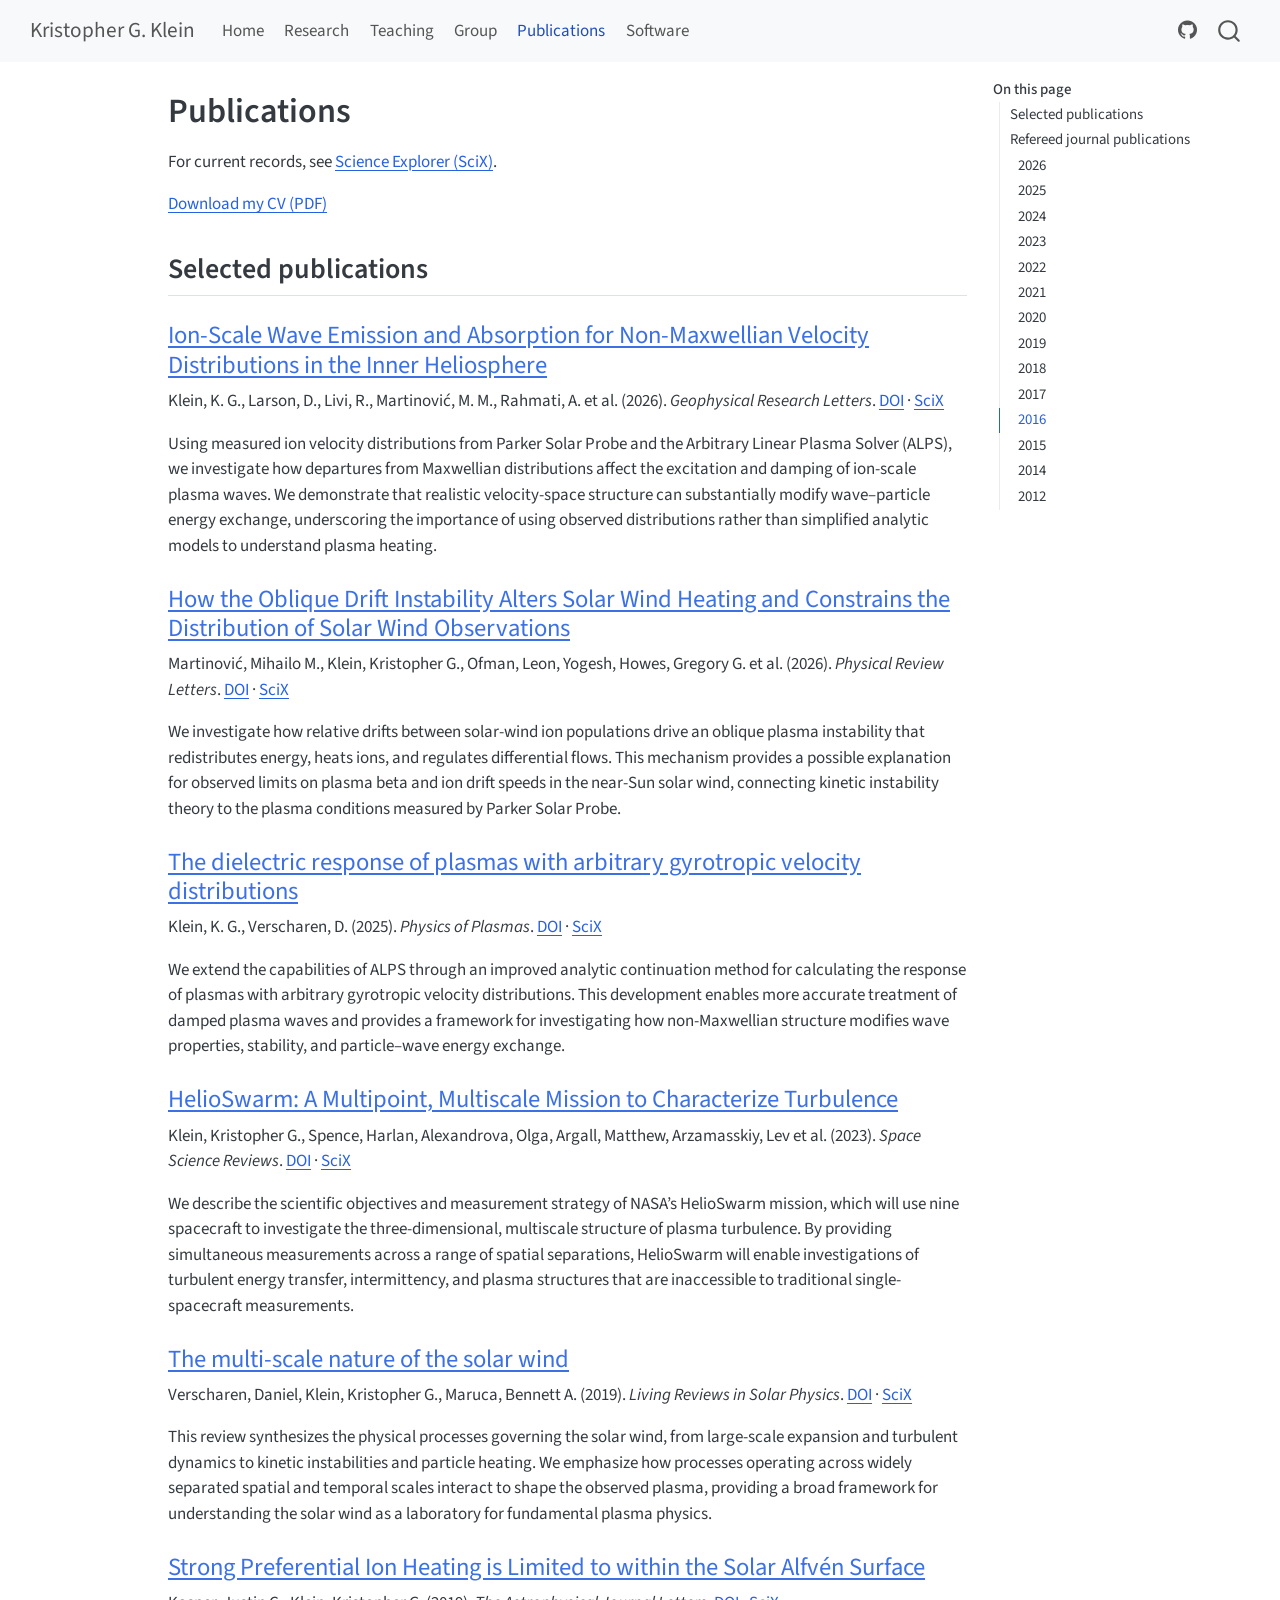
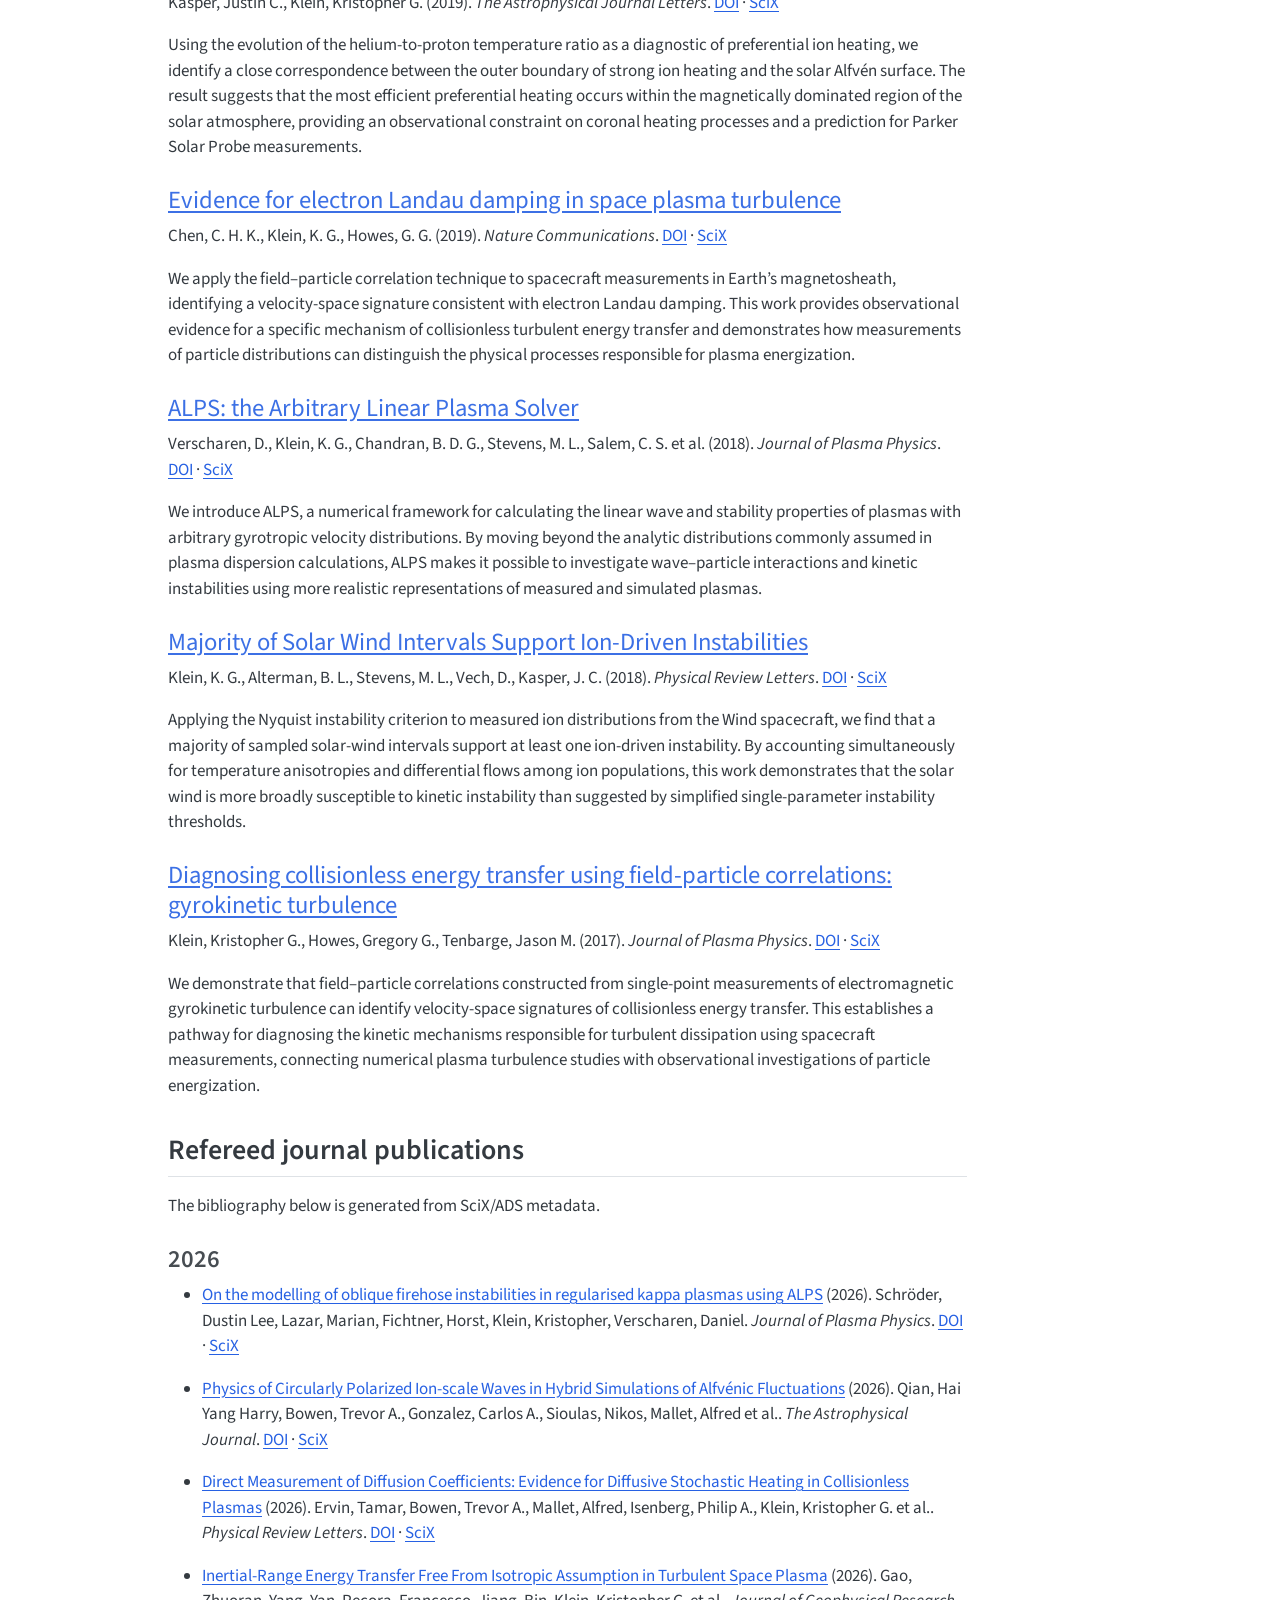
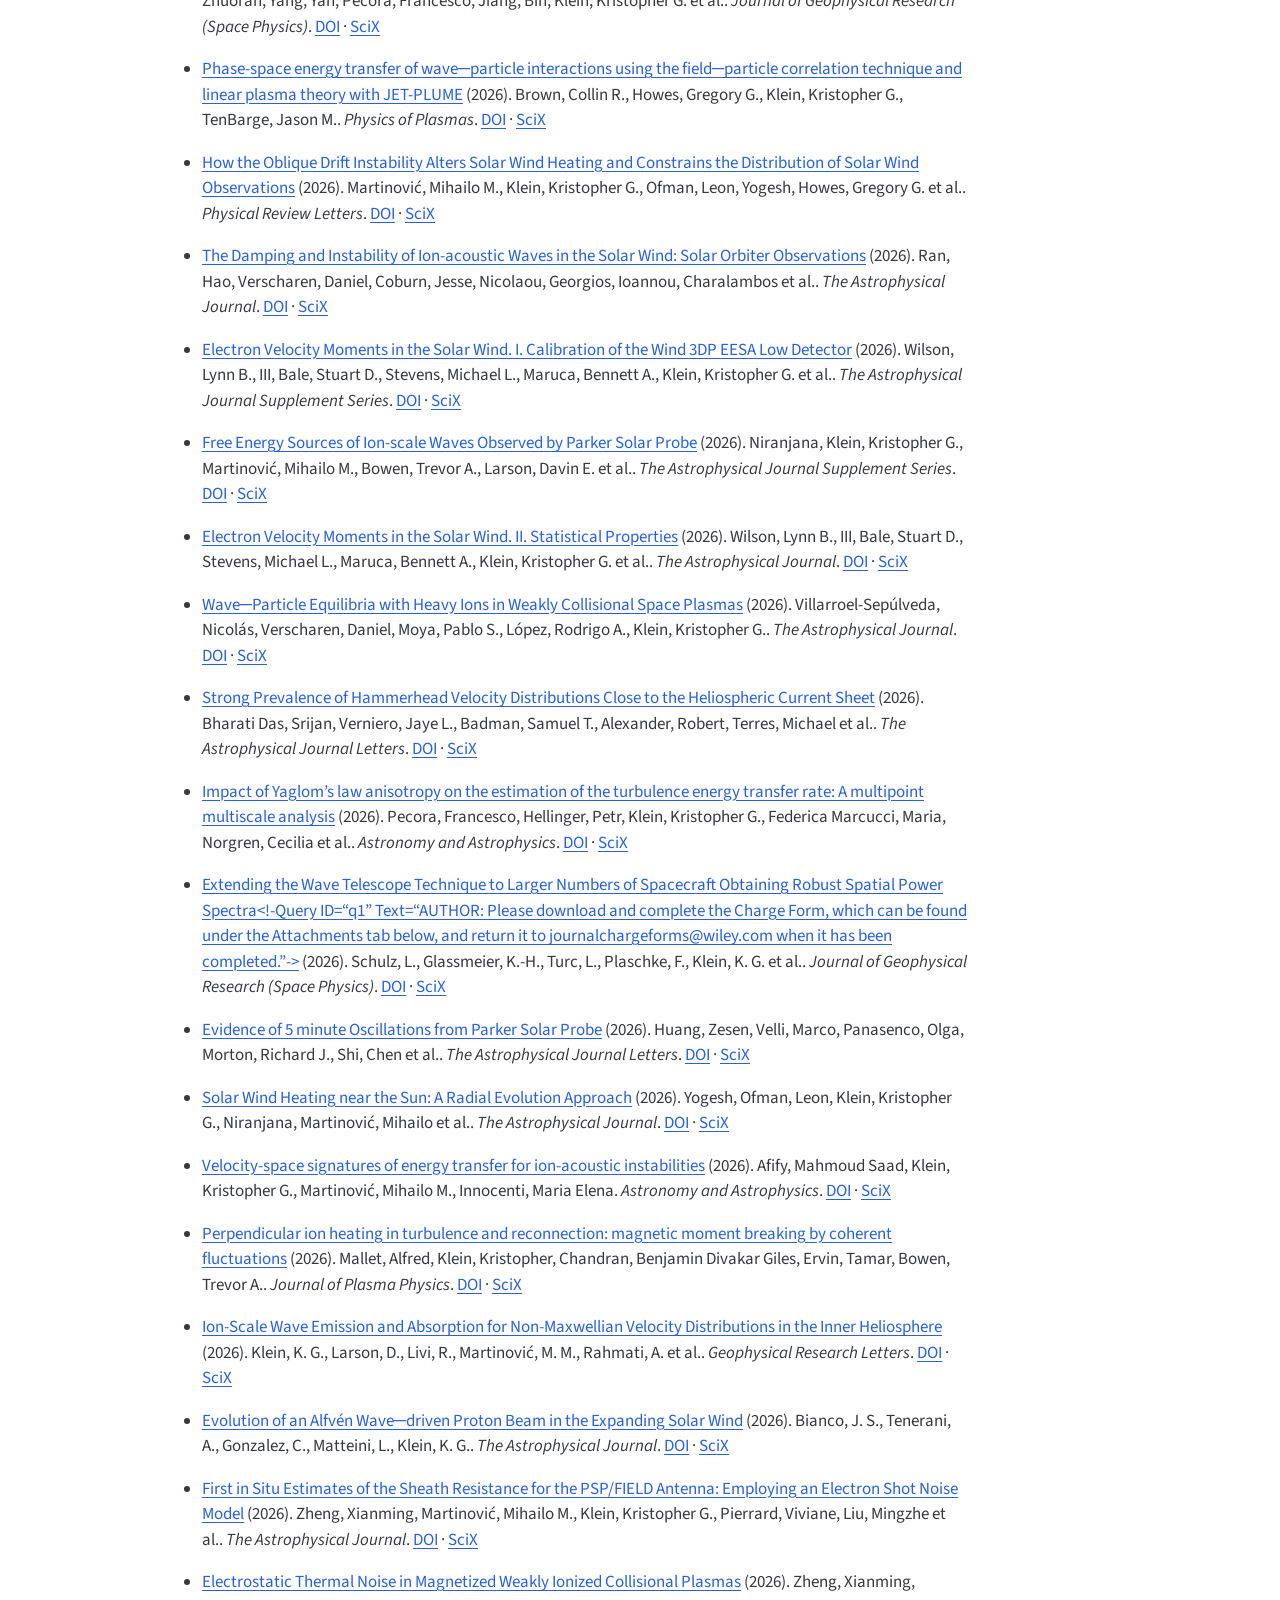
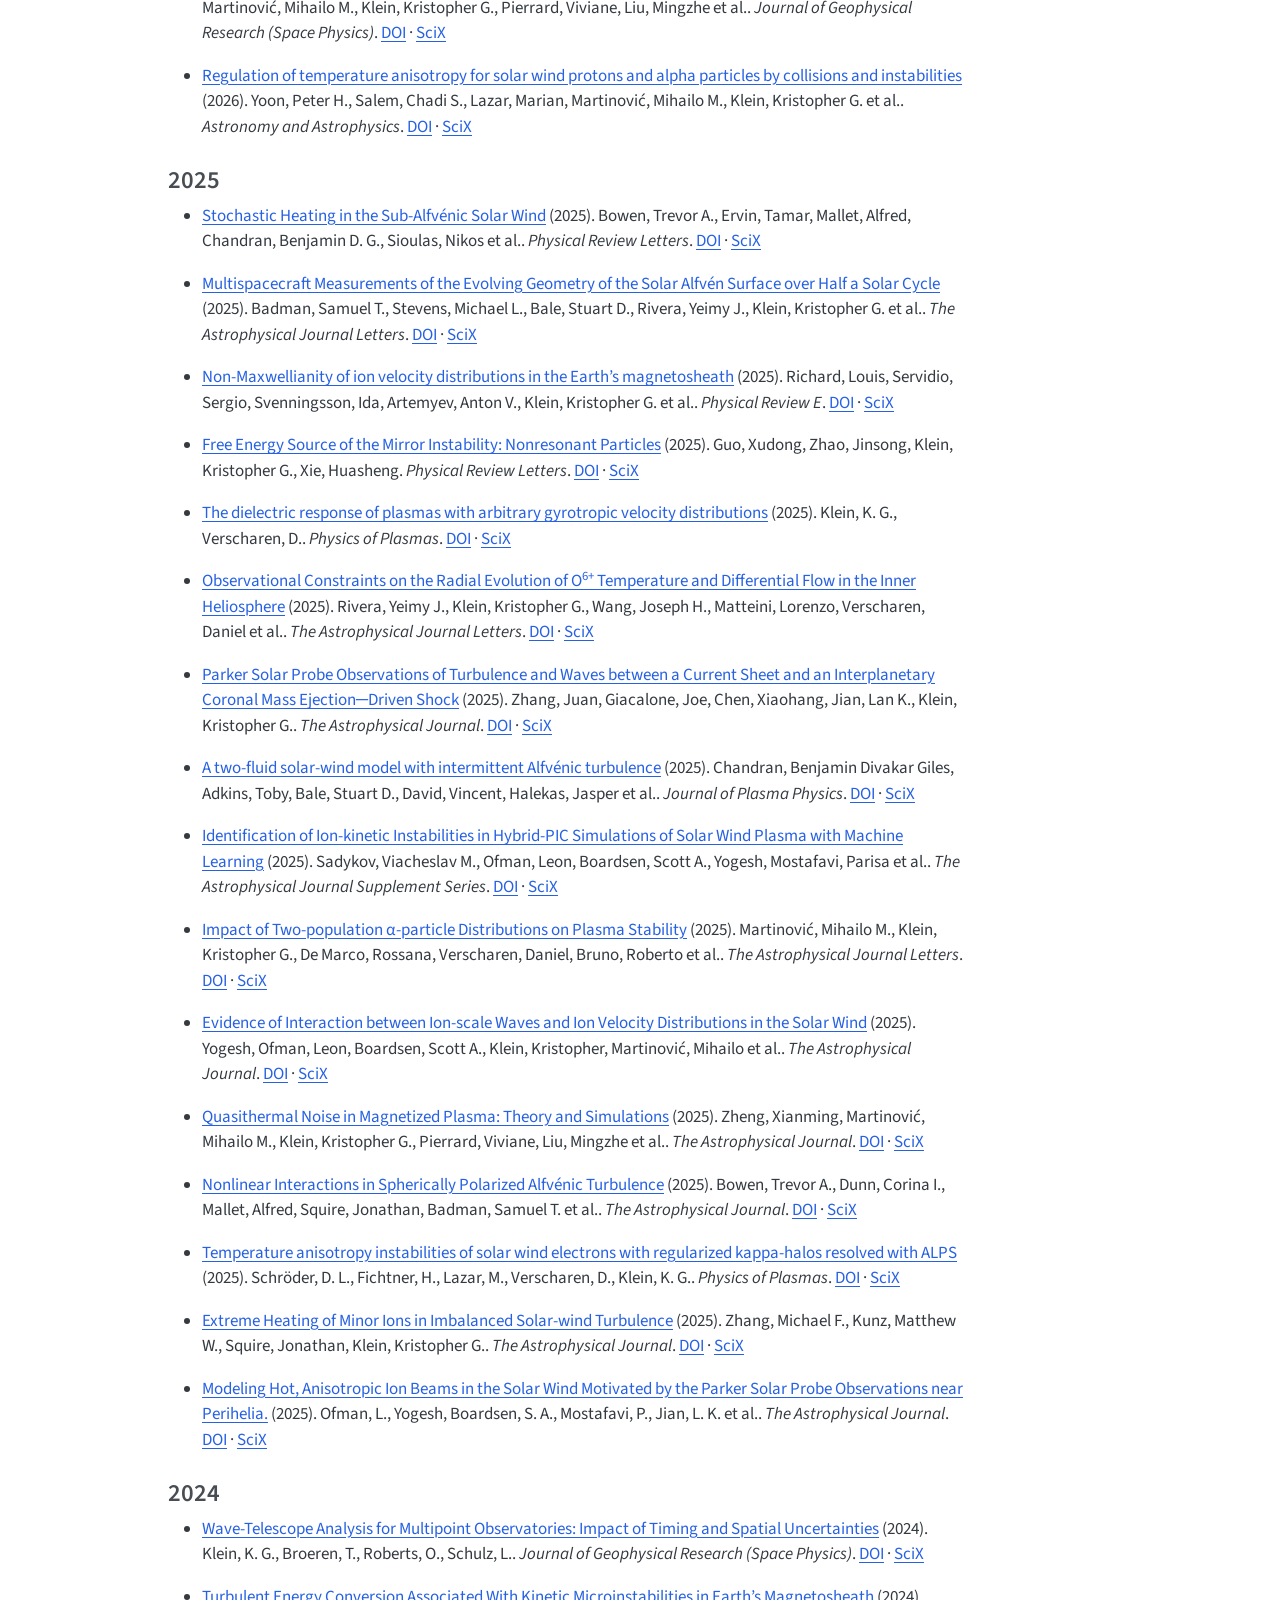
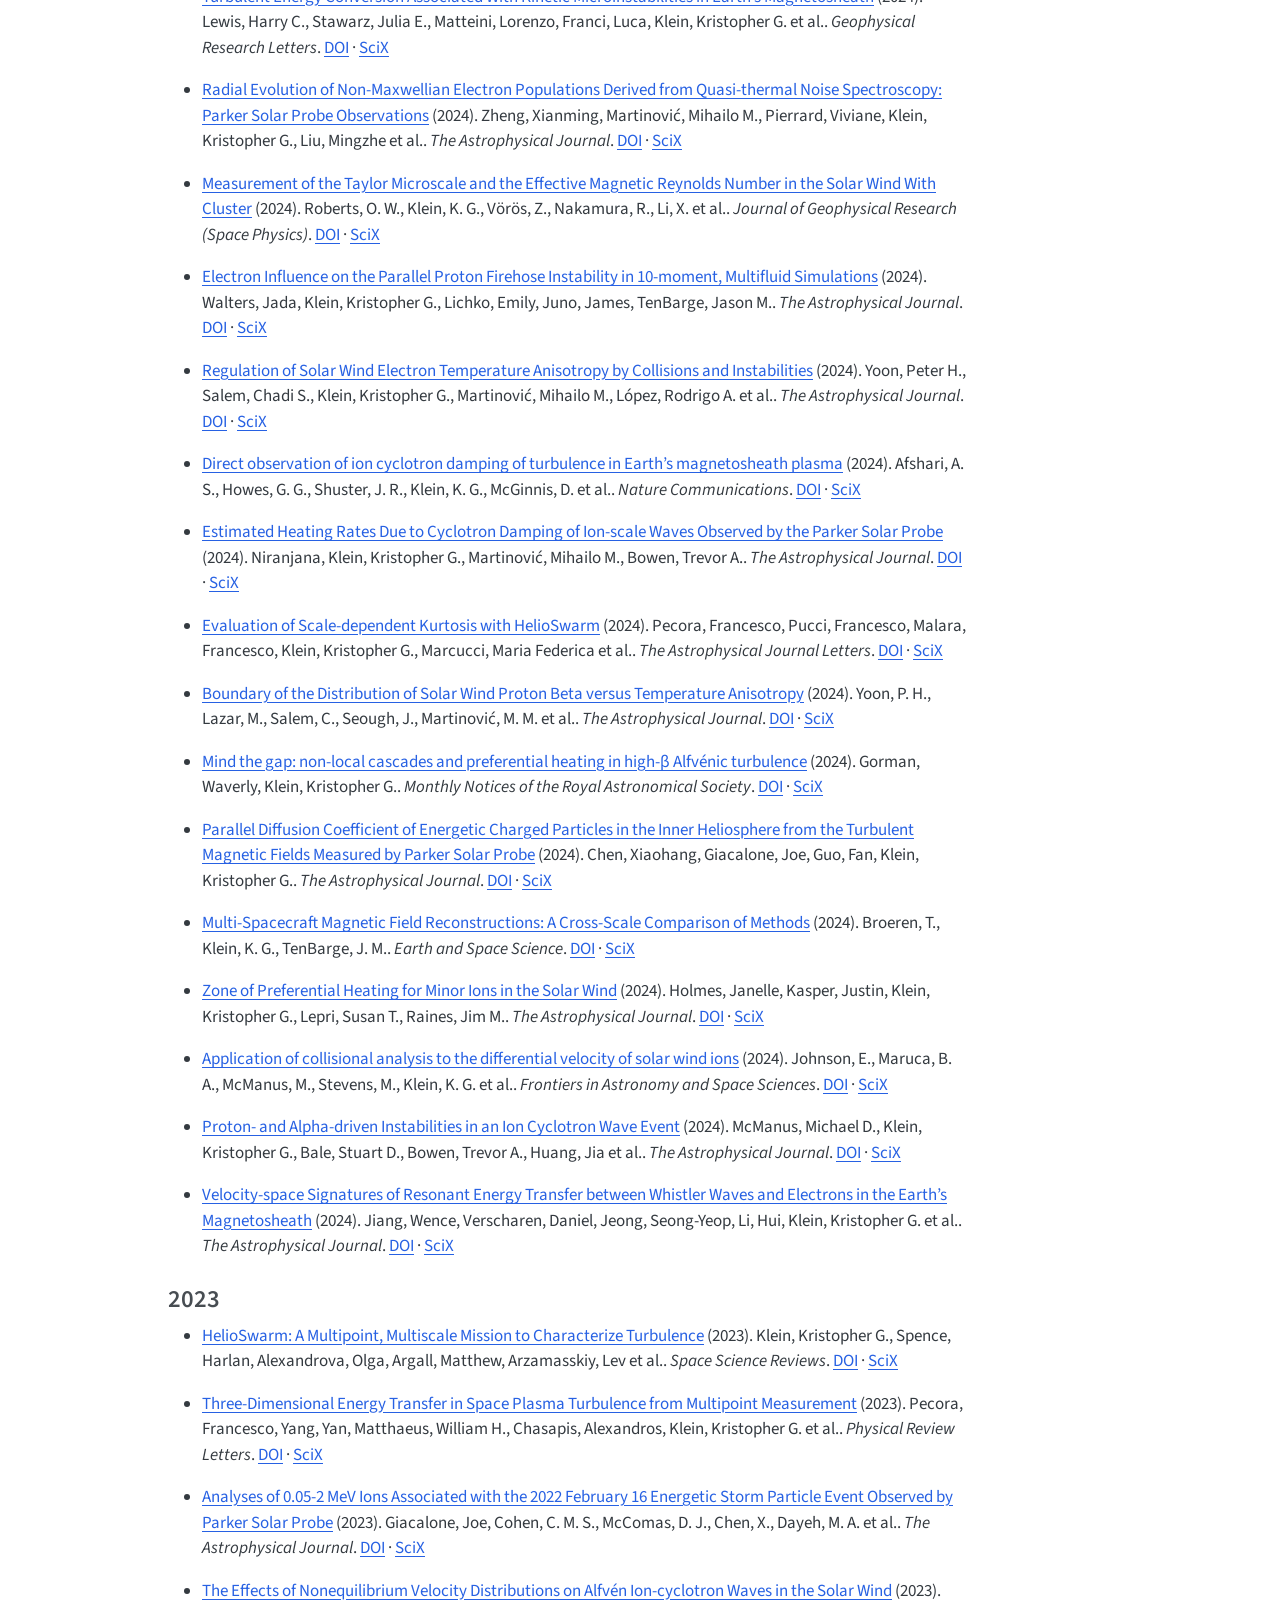
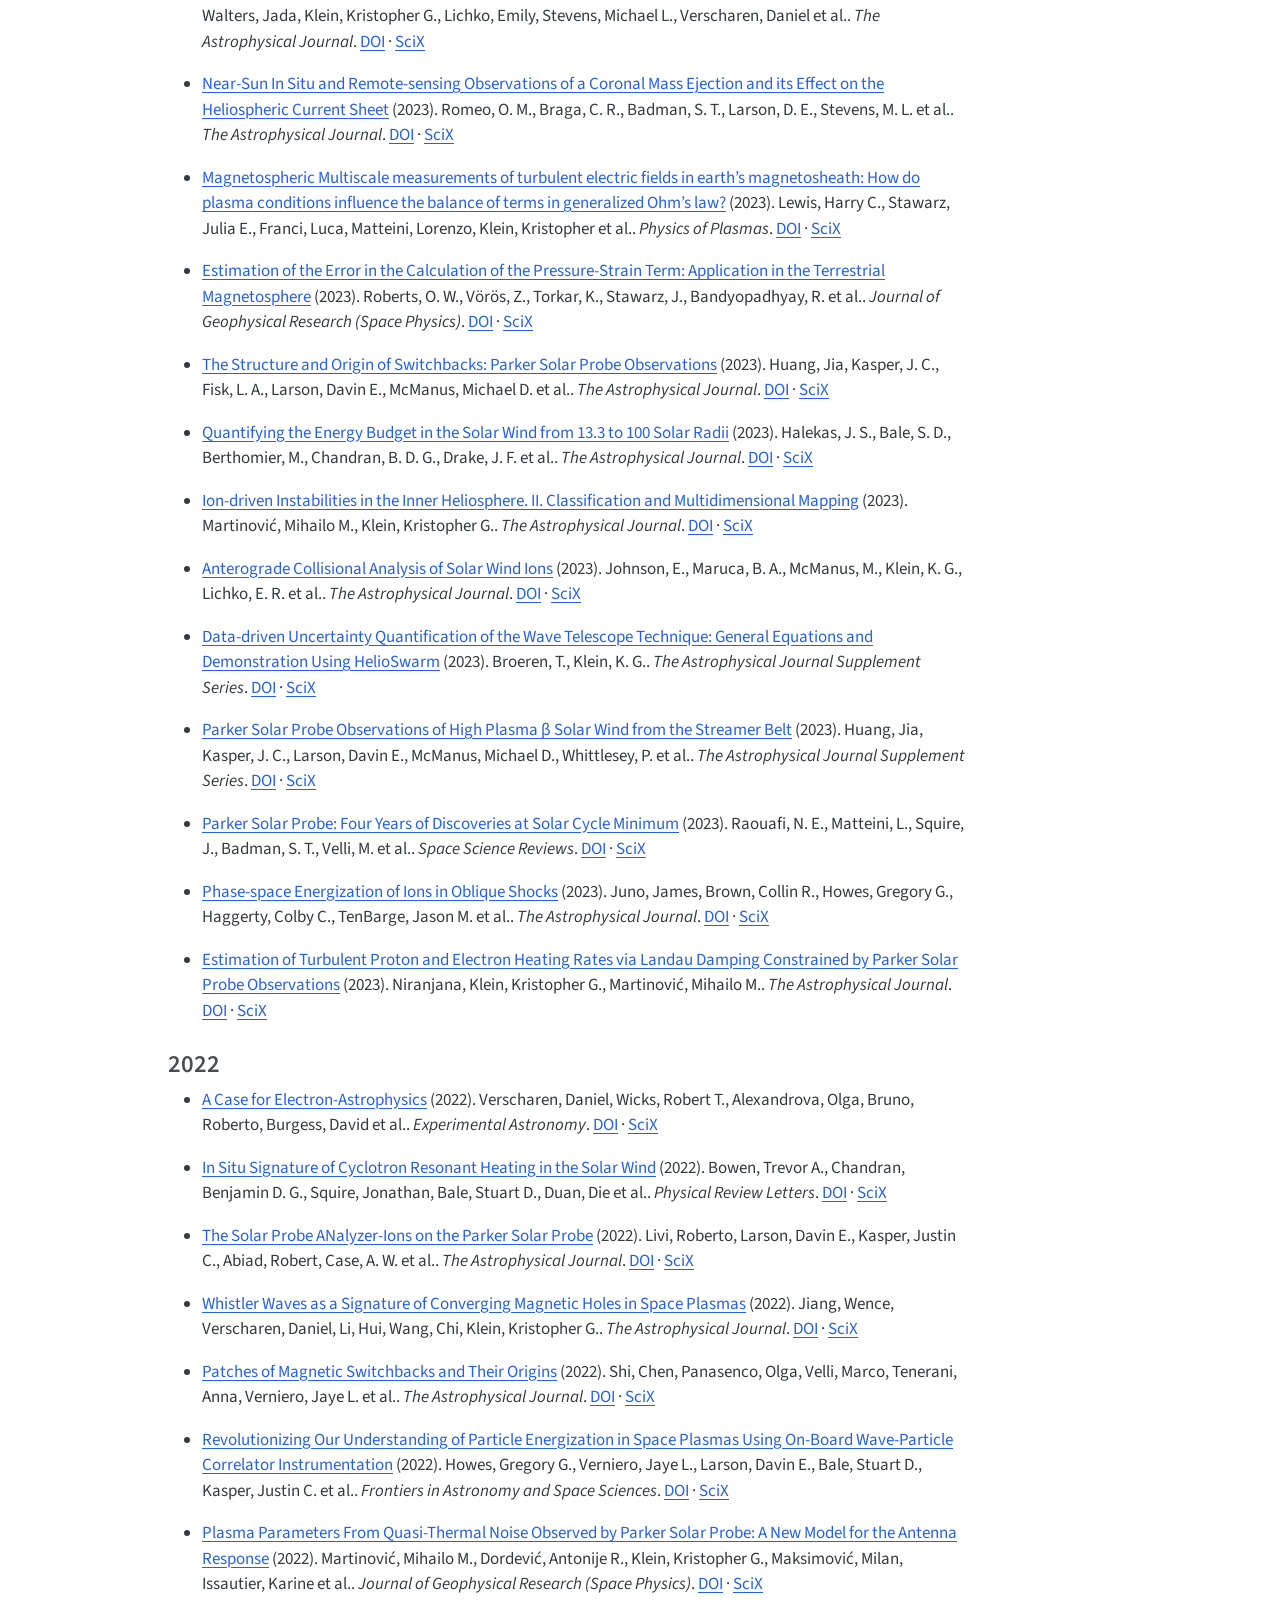
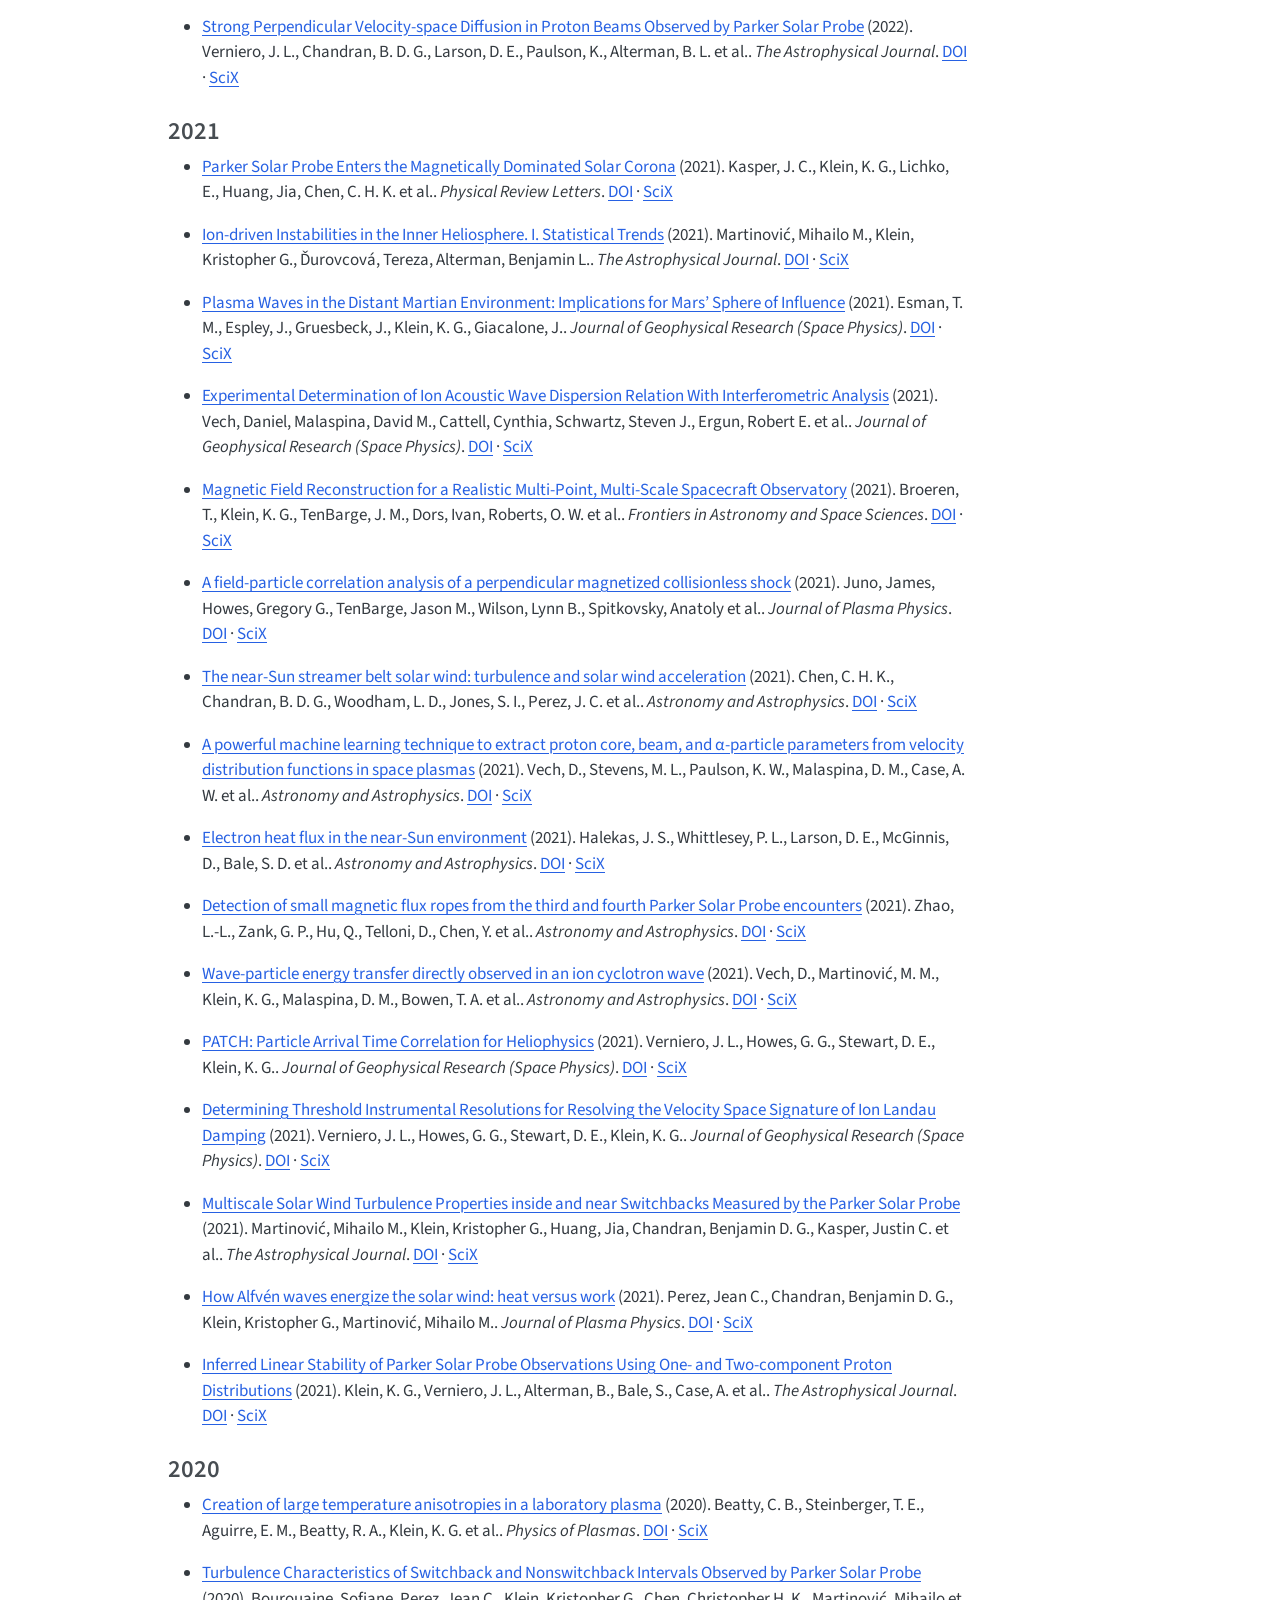
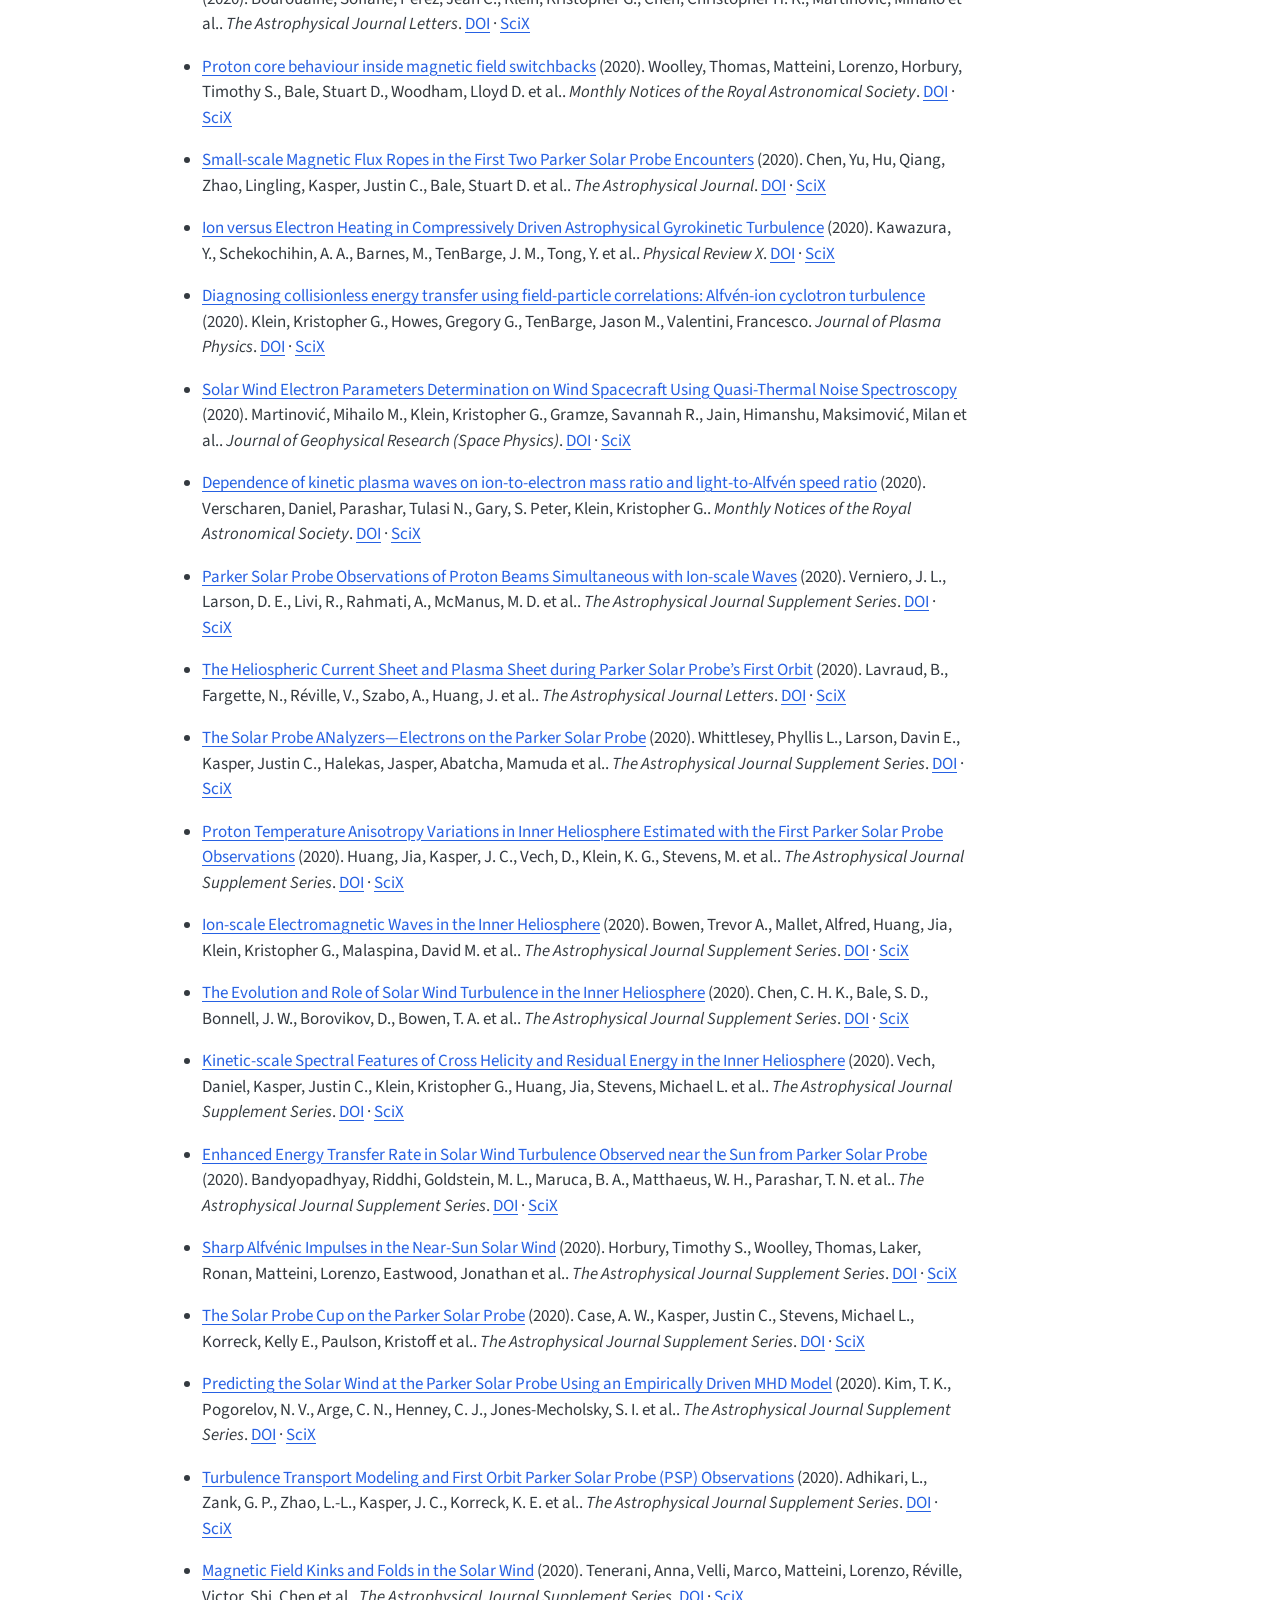
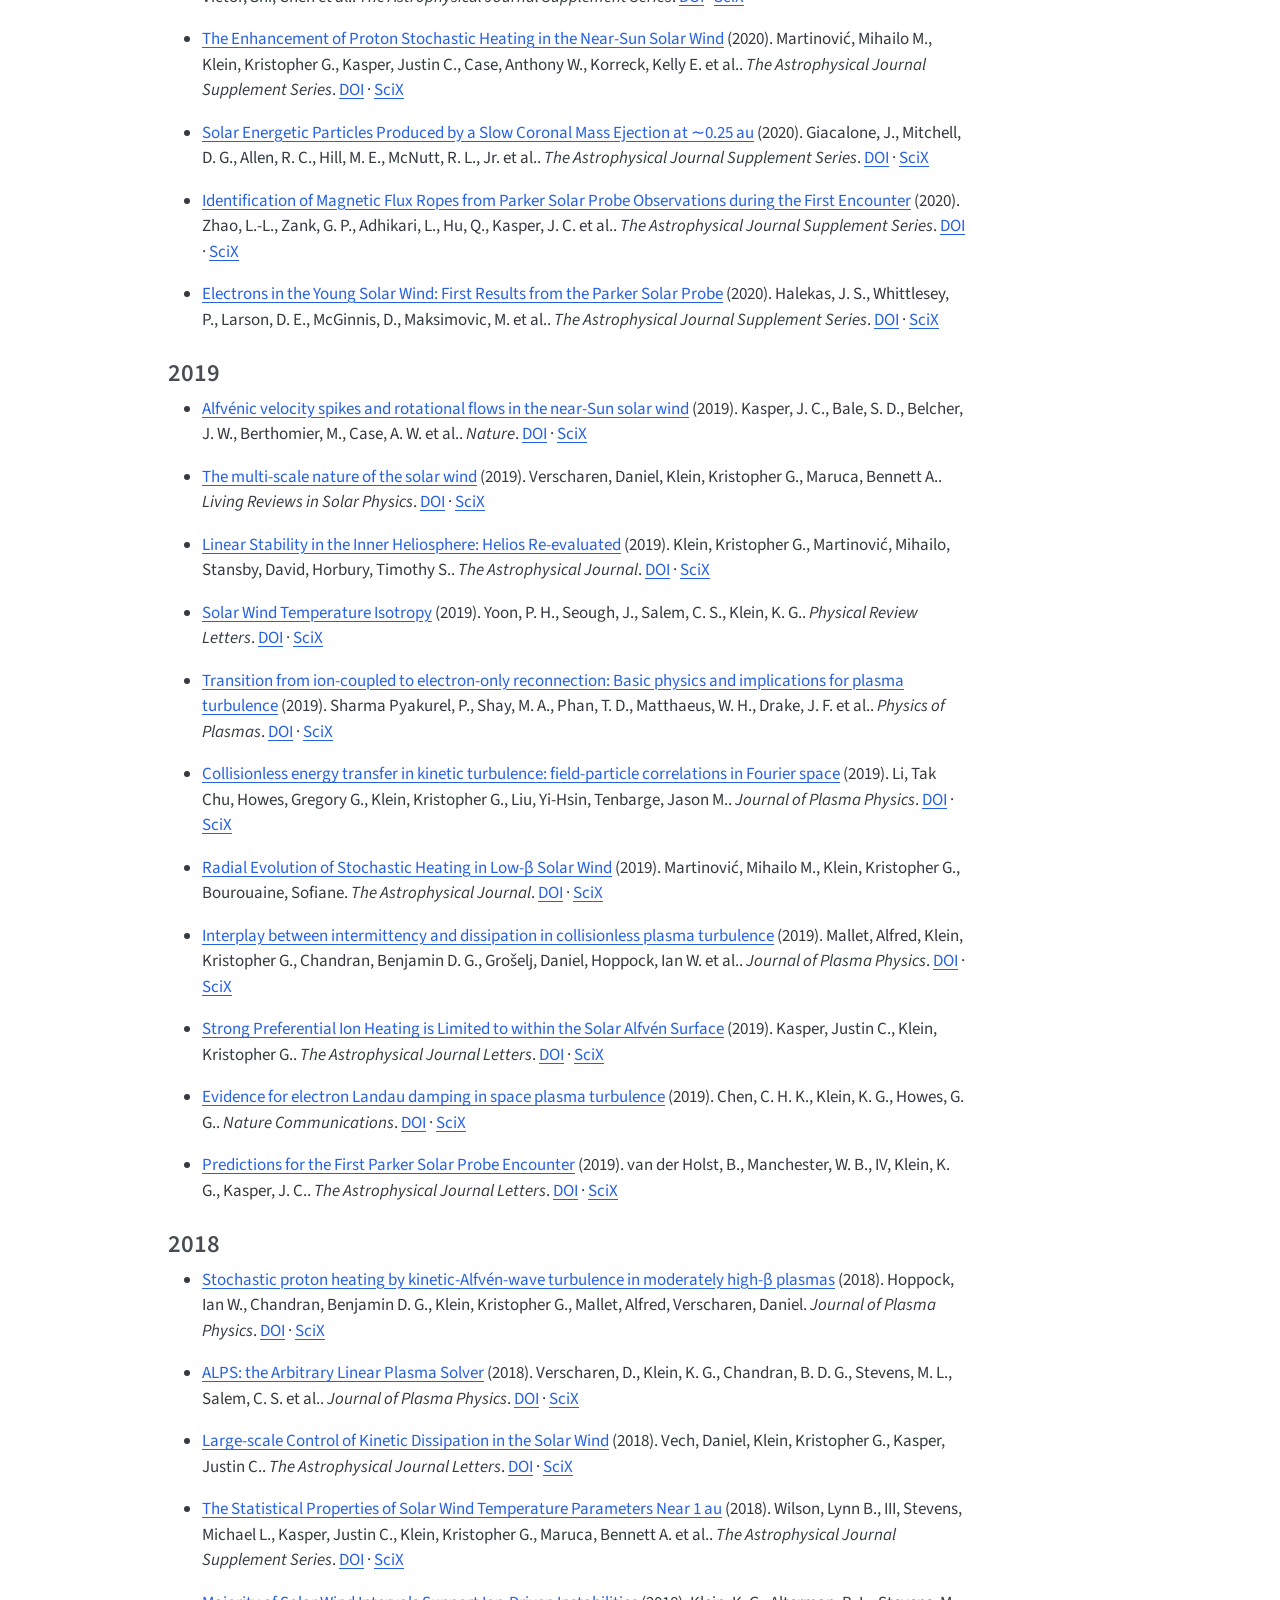
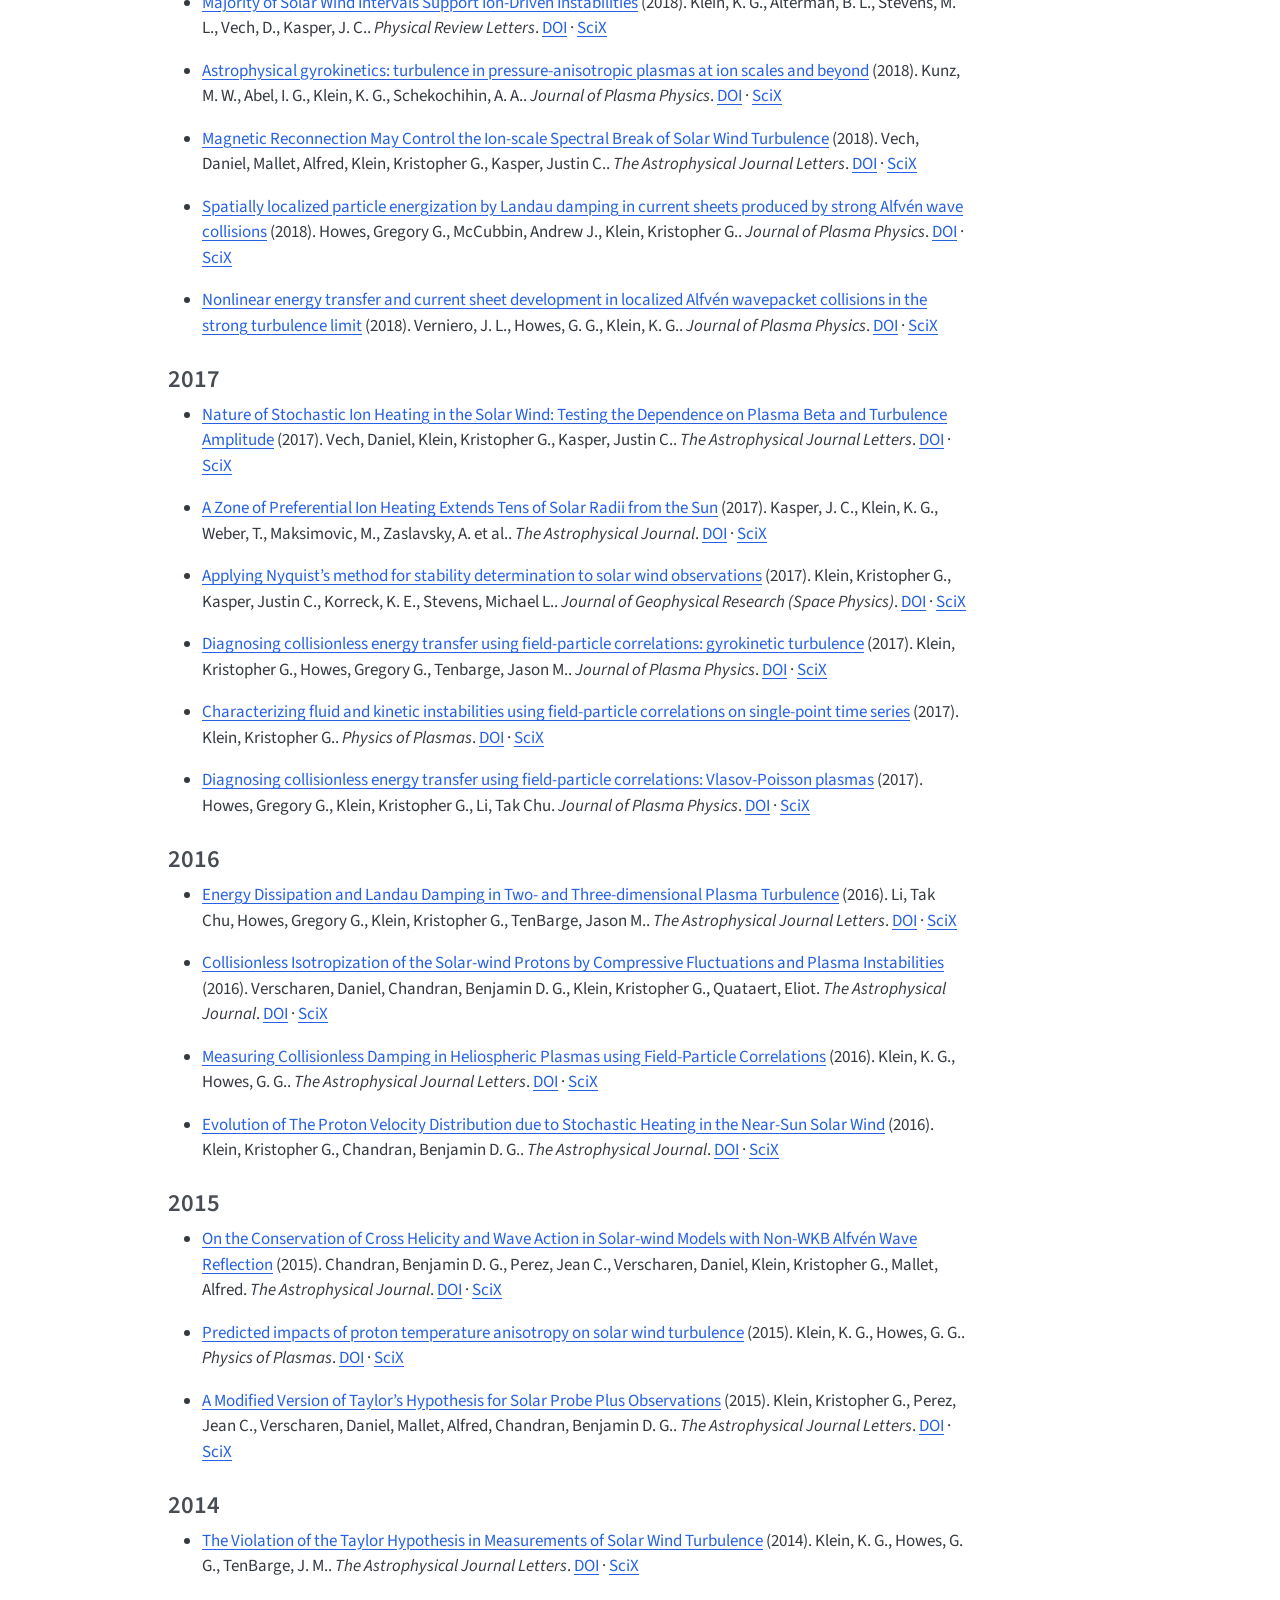
<file: publications.html>
<!DOCTYPE html>
<html xmlns="http://www.w3.org/1999/xhtml" lang="en" xml:lang="en"><head>

<meta charset="utf-8">
<meta name="generator" content="quarto-1.10.19">

<meta name="viewport" content="width=device-width, initial-scale=1.0, user-scalable=yes">


<title>Publications – Kristopher G. Klein</title>
<style>
/* Default styles provided by pandoc.
** See https://pandoc.org/MANUAL.html#variables-for-html for config info.
*/
span.smallcaps{font-variant: small-caps;}
div.columns{display: flex; gap: 1.5em;}
div.column{flex: auto;}
@media screen {
div.columns{gap: min(4vw, 1.5em);}
div.column{overflow-x: auto;}
}
div.hanging-indent{margin-left: 1.5em; text-indent: -1.5em;}
ul.task-list{list-style: none;}
ul.task-list li input[type="checkbox"] {
  width: 0.8em;
  margin: 0 0.8em 0.2em -1em; /* quarto-specific, see https://github.com/quarto-dev/quarto-cli/issues/4556 */ 
  vertical-align: middle;
}
</style>


<script src="site_libs/quarto-nav/quarto-nav.js"></script>
<script src="site_libs/quarto-nav/headroom.min.js"></script>
<script src="site_libs/clipboard/clipboard.min.js"></script>
<script src="site_libs/quarto-search/autocomplete.umd.js"></script>
<script src="site_libs/quarto-search/fuse.min.js"></script>
<script src="site_libs/quarto-search/quarto-search.js"></script>
<meta name="quarto:offset" content="./">
<script src="site_libs/quarto-html/quarto.js" type="module"></script>
<script src="site_libs/quarto-html/tabsets/tabsets.js" type="module"></script>
<script src="site_libs/quarto-html/popper.min.js"></script>
<script src="site_libs/quarto-html/tippy.umd.min.js"></script>
<script src="site_libs/quarto-html/anchor.min.js"></script>
<link href="site_libs/quarto-html/tippy.css" rel="stylesheet">
<link href="site_libs/quarto-html/quarto-syntax-highlighting-bf27225e3a48a9273f3daa8f8e829971.css" rel="stylesheet" id="quarto-text-highlighting-styles">
<script src="site_libs/bootstrap/bootstrap.min.js"></script>
<link href="site_libs/bootstrap/bootstrap-icons.css" rel="stylesheet">
<link href="site_libs/bootstrap/bootstrap-b7f82611479fd900e417347cb3c57043.min.css" rel="stylesheet" append-hash="true" id="quarto-bootstrap" data-mode="light">
<script id="quarto-search-options" type="application/json">{
  "location": "navbar",
  "copy-button": false,
  "collapse-after": 3,
  "panel-placement": "end",
  "type": "overlay",
  "limit": 50,
  "keyboard-shortcut": [
    "f",
    "/",
    "s"
  ],
  "show-item-context": false,
  "language": {
    "search-no-results-text": "No results",
    "search-matching-documents-text": "matching documents",
    "search-copy-link-title": "Copy link to search",
    "search-hide-matches-text": "Hide additional matches",
    "search-more-match-text": "more match in this document",
    "search-more-matches-text": "more matches in this document",
    "search-clear-button-title": "Clear",
    "search-text-placeholder": "",
    "search-detached-cancel-button-title": "Cancel",
    "search-submit-button-title": "Submit",
    "search-label": "Search"
  }
}</script>
<link rel="stylesheet" href="https://cdn.jsdelivr.net/npm/bootstrap-icons@1.13.1/font/bootstrap-icons.min.css">


</head>

<body class="nav-fixed quarto-light">

<div id="quarto-search-results"></div>
  <header id="quarto-header" class="headroom fixed-top">
    <nav class="navbar navbar-expand-lg " data-bs-theme="dark">
      <div class="navbar-container container-fluid">
      <div class="navbar-brand-container mx-auto">
    <a class="navbar-brand" href="./index.html">
    <span class="navbar-title">Kristopher G. Klein</span>
    </a>
  </div>
            <div id="quarto-search" class="" title="Search"></div>
          <button class="navbar-toggler" type="button" data-bs-toggle="collapse" data-bs-target="#navbarCollapse" aria-controls="navbarCollapse" role="menu" aria-expanded="false" aria-label="Toggle navigation" onclick="if (window.quartoToggleHeadroom) { window.quartoToggleHeadroom(); }">
  <span class="navbar-toggler-icon"></span>
</button>
          <div class="collapse navbar-collapse" id="navbarCollapse">
            <ul class="navbar-nav navbar-nav-scroll me-auto">
  <li class="nav-item">
    <a class="nav-link" href="./index.html"> 
<span class="menu-text">Home</span></a>
  </li>  
  <li class="nav-item">
    <a class="nav-link" href="./research.html"> 
<span class="menu-text">Research</span></a>
  </li>  
  <li class="nav-item">
    <a class="nav-link" href="./teaching.html"> 
<span class="menu-text">Teaching</span></a>
  </li>  
  <li class="nav-item">
    <a class="nav-link" href="./group.html"> 
<span class="menu-text">Group</span></a>
  </li>  
  <li class="nav-item">
    <a class="nav-link active" href="./publications.html" aria-current="page"> 
<span class="menu-text">Publications</span></a>
  </li>  
  <li class="nav-item">
    <a class="nav-link" href="./software.html"> 
<span class="menu-text">Software</span></a>
  </li>  
</ul>
            <ul class="navbar-nav navbar-nav-scroll ms-auto">
  <li class="nav-item compact">
    <a class="nav-link" href="https://github.com/kgklein"> <i class="bi bi-github" role="img" aria-label="GitHub">
</i> 
<span class="menu-text"></span></a>
  </li>  
</ul>
          </div> <!-- /navcollapse -->
            <div class="quarto-navbar-tools">
</div>
      </div> <!-- /container-fluid -->
    </nav>
</header>
<!-- content -->
<div id="quarto-content" class="quarto-container page-columns page-rows-contents page-layout-article page-navbar">
<!-- sidebar -->
<!-- margin-sidebar -->
    <div id="quarto-margin-sidebar" class="sidebar margin-sidebar">
        <nav id="TOC" role="doc-toc" class="toc-active">
    <h2 id="toc-title">On this page</h2>
   
  <ul>
  <li><a href="#selected-publications" id="toc-selected-publications" class="nav-link active" data-scroll-target="#selected-publications">Selected publications</a>
  <ul class="collapse">
  <li><a href="#ion-scale-wave-emission-and-absorption-for-non-maxwellian-velocity-distributions-in-the-inner-heliosphere" id="toc-ion-scale-wave-emission-and-absorption-for-non-maxwellian-velocity-distributions-in-the-inner-heliosphere" class="nav-link" data-scroll-target="#ion-scale-wave-emission-and-absorption-for-non-maxwellian-velocity-distributions-in-the-inner-heliosphere">Ion-Scale Wave Emission and Absorption for Non-Maxwellian Velocity Distributions in the Inner Heliosphere</a></li>
  <li><a href="#how-the-oblique-drift-instability-alters-solar-wind-heating-and-constrains-the-distribution-of-solar-wind-observations" id="toc-how-the-oblique-drift-instability-alters-solar-wind-heating-and-constrains-the-distribution-of-solar-wind-observations" class="nav-link" data-scroll-target="#how-the-oblique-drift-instability-alters-solar-wind-heating-and-constrains-the-distribution-of-solar-wind-observations">How the Oblique Drift Instability Alters Solar Wind Heating and Constrains the Distribution of Solar Wind Observations</a></li>
  <li><a href="#the-dielectric-response-of-plasmas-with-arbitrary-gyrotropic-velocity-distributions" id="toc-the-dielectric-response-of-plasmas-with-arbitrary-gyrotropic-velocity-distributions" class="nav-link" data-scroll-target="#the-dielectric-response-of-plasmas-with-arbitrary-gyrotropic-velocity-distributions">The dielectric response of plasmas with arbitrary gyrotropic velocity distributions</a></li>
  <li><a href="#helioswarm-a-multipoint-multiscale-mission-to-characterize-turbulence" id="toc-helioswarm-a-multipoint-multiscale-mission-to-characterize-turbulence" class="nav-link" data-scroll-target="#helioswarm-a-multipoint-multiscale-mission-to-characterize-turbulence">HelioSwarm: A Multipoint, Multiscale Mission to Characterize Turbulence</a></li>
  <li><a href="#the-multi-scale-nature-of-the-solar-wind" id="toc-the-multi-scale-nature-of-the-solar-wind" class="nav-link" data-scroll-target="#the-multi-scale-nature-of-the-solar-wind">The multi-scale nature of the solar wind</a></li>
  <li><a href="#strong-preferential-ion-heating-is-limited-to-within-the-solar-alfvén-surface" id="toc-strong-preferential-ion-heating-is-limited-to-within-the-solar-alfvén-surface" class="nav-link" data-scroll-target="#strong-preferential-ion-heating-is-limited-to-within-the-solar-alfvén-surface">Strong Preferential Ion Heating is Limited to within the Solar Alfvén Surface</a></li>
  <li><a href="#evidence-for-electron-landau-damping-in-space-plasma-turbulence" id="toc-evidence-for-electron-landau-damping-in-space-plasma-turbulence" class="nav-link" data-scroll-target="#evidence-for-electron-landau-damping-in-space-plasma-turbulence">Evidence for electron Landau damping in space plasma turbulence</a></li>
  <li><a href="#alps-the-arbitrary-linear-plasma-solver" id="toc-alps-the-arbitrary-linear-plasma-solver" class="nav-link" data-scroll-target="#alps-the-arbitrary-linear-plasma-solver">ALPS: the Arbitrary Linear Plasma Solver</a></li>
  <li><a href="#majority-of-solar-wind-intervals-support-ion-driven-instabilities" id="toc-majority-of-solar-wind-intervals-support-ion-driven-instabilities" class="nav-link" data-scroll-target="#majority-of-solar-wind-intervals-support-ion-driven-instabilities">Majority of Solar Wind Intervals Support Ion-Driven Instabilities</a></li>
  <li><a href="#diagnosing-collisionless-energy-transfer-using-field-particle-correlations-gyrokinetic-turbulence" id="toc-diagnosing-collisionless-energy-transfer-using-field-particle-correlations-gyrokinetic-turbulence" class="nav-link" data-scroll-target="#diagnosing-collisionless-energy-transfer-using-field-particle-correlations-gyrokinetic-turbulence">Diagnosing collisionless energy transfer using field-particle correlations: gyrokinetic turbulence</a></li>
  </ul></li>
  <li><a href="#refereed-journal-publications" id="toc-refereed-journal-publications" class="nav-link" data-scroll-target="#refereed-journal-publications">Refereed journal publications</a>
  <ul class="collapse">
  <li><a href="#section" id="toc-section" class="nav-link" data-scroll-target="#section">2026</a></li>
  <li><a href="#section-1" id="toc-section-1" class="nav-link" data-scroll-target="#section-1">2025</a></li>
  <li><a href="#section-2" id="toc-section-2" class="nav-link" data-scroll-target="#section-2">2024</a></li>
  <li><a href="#section-3" id="toc-section-3" class="nav-link" data-scroll-target="#section-3">2023</a></li>
  <li><a href="#section-4" id="toc-section-4" class="nav-link" data-scroll-target="#section-4">2022</a></li>
  <li><a href="#section-5" id="toc-section-5" class="nav-link" data-scroll-target="#section-5">2021</a></li>
  <li><a href="#section-6" id="toc-section-6" class="nav-link" data-scroll-target="#section-6">2020</a></li>
  <li><a href="#section-7" id="toc-section-7" class="nav-link" data-scroll-target="#section-7">2019</a></li>
  <li><a href="#section-8" id="toc-section-8" class="nav-link" data-scroll-target="#section-8">2018</a></li>
  <li><a href="#section-9" id="toc-section-9" class="nav-link" data-scroll-target="#section-9">2017</a></li>
  <li><a href="#section-10" id="toc-section-10" class="nav-link" data-scroll-target="#section-10">2016</a></li>
  <li><a href="#section-11" id="toc-section-11" class="nav-link" data-scroll-target="#section-11">2015</a></li>
  <li><a href="#section-12" id="toc-section-12" class="nav-link" data-scroll-target="#section-12">2014</a></li>
  <li><a href="#section-13" id="toc-section-13" class="nav-link" data-scroll-target="#section-13">2012</a></li>
  </ul></li>
  </ul>
</nav>
    </div>
<!-- main -->
<main class="content" id="quarto-document-content">

<header id="title-block-header" class="quarto-title-block default">
<div class="quarto-title">
<h1 class="title">Publications</h1>
</div>



<div class="quarto-title-meta">

    
  
    
  </div>
  


</header>


<p>For current records, see <a href="https://scixplorer.org/">Science Explorer (SciX)</a>.</p>
<p><a href="documents/Klein_CV.pdf">Download my CV (PDF)</a></p>
<section id="selected-publications" class="level2">
<h2 class="anchored" data-anchor-id="selected-publications">Selected publications</h2>
<!-- GENERATED: edit selected_publications.yml, not this file -->
<section id="ion-scale-wave-emission-and-absorption-for-non-maxwellian-velocity-distributions-in-the-inner-heliosphere" class="level3">
<h3 class="anchored" data-anchor-id="ion-scale-wave-emission-and-absorption-for-non-maxwellian-velocity-distributions-in-the-inner-heliosphere"><a href="https://scixplorer.org/abs/2026GeoRL..5318809K">Ion-Scale Wave Emission and Absorption for Non-Maxwellian Velocity Distributions in the Inner Heliosphere</a></h3>
<p>Klein, K. G., Larson, D., Livi, R., Martinović, M. M., Rahmati, A. et al.&nbsp;(2026). <em>Geophysical Research Letters</em>. <a href="https://doi.org/10.1029/2025gl118809">DOI</a> · <a href="https://scixplorer.org/abs/2026GeoRL..5318809K">SciX</a></p>
<p>Using measured ion velocity distributions from Parker Solar Probe and the Arbitrary Linear Plasma Solver (ALPS), we investigate how departures from Maxwellian distributions affect the excitation and damping of ion-scale plasma waves. We demonstrate that realistic velocity-space structure can substantially modify wave–particle energy exchange, underscoring the importance of using observed distributions rather than simplified analytic models to understand plasma heating.</p>
</section>
<section id="how-the-oblique-drift-instability-alters-solar-wind-heating-and-constrains-the-distribution-of-solar-wind-observations" class="level3">
<h3 class="anchored" data-anchor-id="how-the-oblique-drift-instability-alters-solar-wind-heating-and-constrains-the-distribution-of-solar-wind-observations"><a href="https://scixplorer.org/abs/2026PhRvL.136y5201M">How the Oblique Drift Instability Alters Solar Wind Heating and Constrains the Distribution of Solar Wind Observations</a></h3>
<p>Martinović, Mihailo M., Klein, Kristopher G., Ofman, Leon, Yogesh, Howes, Gregory G. et al.&nbsp;(2026). <em>Physical Review Letters</em>. <a href="https://doi.org/10.1103/nlq9-2g37">DOI</a> · <a href="https://scixplorer.org/abs/2026PhRvL.136y5201M">SciX</a></p>
<p>We investigate how relative drifts between solar-wind ion populations drive an oblique plasma instability that redistributes energy, heats ions, and regulates differential flows. This mechanism provides a possible explanation for observed limits on plasma beta and ion drift speeds in the near-Sun solar wind, connecting kinetic instability theory to the plasma conditions measured by Parker Solar Probe.</p>
</section>
<section id="the-dielectric-response-of-plasmas-with-arbitrary-gyrotropic-velocity-distributions" class="level3">
<h3 class="anchored" data-anchor-id="the-dielectric-response-of-plasmas-with-arbitrary-gyrotropic-velocity-distributions"><a href="https://scixplorer.org/abs/2025PhPl...32i2104K">The dielectric response of plasmas with arbitrary gyrotropic velocity distributions</a></h3>
<p>Klein, K. G., Verscharen, D. (2025). <em>Physics of Plasmas</em>. <a href="https://doi.org/10.1063/5.0286477">DOI</a> · <a href="https://scixplorer.org/abs/2025PhPl...32i2104K">SciX</a></p>
<p>We extend the capabilities of ALPS through an improved analytic continuation method for calculating the response of plasmas with arbitrary gyrotropic velocity distributions. This development enables more accurate treatment of damped plasma waves and provides a framework for investigating how non-Maxwellian structure modifies wave properties, stability, and particle–wave energy exchange.</p>
</section>
<section id="helioswarm-a-multipoint-multiscale-mission-to-characterize-turbulence" class="level3">
<h3 class="anchored" data-anchor-id="helioswarm-a-multipoint-multiscale-mission-to-characterize-turbulence"><a href="https://scixplorer.org/abs/2023SSRv..219...74K">HelioSwarm: A Multipoint, Multiscale Mission to Characterize Turbulence</a></h3>
<p>Klein, Kristopher G., Spence, Harlan, Alexandrova, Olga, Argall, Matthew, Arzamasskiy, Lev et al.&nbsp;(2023). <em>Space Science Reviews</em>. <a href="https://doi.org/10.1007/s11214-023-01019-0">DOI</a> · <a href="https://scixplorer.org/abs/2023SSRv..219...74K">SciX</a></p>
<p>We describe the scientific objectives and measurement strategy of NASA’s HelioSwarm mission, which will use nine spacecraft to investigate the three-dimensional, multiscale structure of plasma turbulence. By providing simultaneous measurements across a range of spatial separations, HelioSwarm will enable investigations of turbulent energy transfer, intermittency, and plasma structures that are inaccessible to traditional single-spacecraft measurements.</p>
</section>
<section id="the-multi-scale-nature-of-the-solar-wind" class="level3">
<h3 class="anchored" data-anchor-id="the-multi-scale-nature-of-the-solar-wind"><a href="https://scixplorer.org/abs/2019LRSP...16....5V">The multi-scale nature of the solar wind</a></h3>
<p>Verscharen, Daniel, Klein, Kristopher G., Maruca, Bennett A. (2019). <em>Living Reviews in Solar Physics</em>. <a href="https://doi.org/10.1007/s41116-019-0021-0">DOI</a> · <a href="https://scixplorer.org/abs/2019LRSP...16....5V">SciX</a></p>
<p>This review synthesizes the physical processes governing the solar wind, from large-scale expansion and turbulent dynamics to kinetic instabilities and particle heating. We emphasize how processes operating across widely separated spatial and temporal scales interact to shape the observed plasma, providing a broad framework for understanding the solar wind as a laboratory for fundamental plasma physics.</p>
</section>
<section id="strong-preferential-ion-heating-is-limited-to-within-the-solar-alfvén-surface" class="level3">
<h3 class="anchored" data-anchor-id="strong-preferential-ion-heating-is-limited-to-within-the-solar-alfvén-surface"><a href="https://scixplorer.org/abs/2019ApJ...877L..35K">Strong Preferential Ion Heating is Limited to within the Solar Alfvén Surface</a></h3>
<p>Kasper, Justin C., Klein, Kristopher G. (2019). <em>The Astrophysical Journal Letters</em>. <a href="https://doi.org/10.3847/2041-8213/ab1de5">DOI</a> · <a href="https://scixplorer.org/abs/2019ApJ...877L..35K">SciX</a></p>
<p>Using the evolution of the helium-to-proton temperature ratio as a diagnostic of preferential ion heating, we identify a close correspondence between the outer boundary of strong ion heating and the solar Alfvén surface. The result suggests that the most efficient preferential heating occurs within the magnetically dominated region of the solar atmosphere, providing an observational constraint on coronal heating processes and a prediction for Parker Solar Probe measurements.</p>
</section>
<section id="evidence-for-electron-landau-damping-in-space-plasma-turbulence" class="level3">
<h3 class="anchored" data-anchor-id="evidence-for-electron-landau-damping-in-space-plasma-turbulence"><a href="https://scixplorer.org/abs/2019NatCo..10..740C">Evidence for electron Landau damping in space plasma turbulence</a></h3>
<p>Chen, C. H. K., Klein, K. G., Howes, G. G. (2019). <em>Nature Communications</em>. <a href="https://doi.org/10.1038/s41467-019-08435-3">DOI</a> · <a href="https://scixplorer.org/abs/2019NatCo..10..740C">SciX</a></p>
<p>We apply the field–particle correlation technique to spacecraft measurements in Earth’s magnetosheath, identifying a velocity-space signature consistent with electron Landau damping. This work provides observational evidence for a specific mechanism of collisionless turbulent energy transfer and demonstrates how measurements of particle distributions can distinguish the physical processes responsible for plasma energization.</p>
</section>
<section id="alps-the-arbitrary-linear-plasma-solver" class="level3">
<h3 class="anchored" data-anchor-id="alps-the-arbitrary-linear-plasma-solver"><a href="https://scixplorer.org/abs/2018JPlPh..84d9003V">ALPS: the Arbitrary Linear Plasma Solver</a></h3>
<p>Verscharen, D., Klein, K. G., Chandran, B. D. G., Stevens, M. L., Salem, C. S. et al.&nbsp;(2018). <em>Journal of Plasma Physics</em>. <a href="https://doi.org/10.1017/s0022377818000739">DOI</a> · <a href="https://scixplorer.org/abs/2018JPlPh..84d9003V">SciX</a></p>
<p>We introduce ALPS, a numerical framework for calculating the linear wave and stability properties of plasmas with arbitrary gyrotropic velocity distributions. By moving beyond the analytic distributions commonly assumed in plasma dispersion calculations, ALPS makes it possible to investigate wave–particle interactions and kinetic instabilities using more realistic representations of measured and simulated plasmas.</p>
</section>
<section id="majority-of-solar-wind-intervals-support-ion-driven-instabilities" class="level3">
<h3 class="anchored" data-anchor-id="majority-of-solar-wind-intervals-support-ion-driven-instabilities"><a href="https://scixplorer.org/abs/2018PhRvL.120t5102K">Majority of Solar Wind Intervals Support Ion-Driven Instabilities</a></h3>
<p>Klein, K. G., Alterman, B. L., Stevens, M. L., Vech, D., Kasper, J. C. (2018). <em>Physical Review Letters</em>. <a href="https://doi.org/10.1103/physrevlett.120.205102">DOI</a> · <a href="https://scixplorer.org/abs/2018PhRvL.120t5102K">SciX</a></p>
<p>Applying the Nyquist instability criterion to measured ion distributions from the Wind spacecraft, we find that a majority of sampled solar-wind intervals support at least one ion-driven instability. By accounting simultaneously for temperature anisotropies and differential flows among ion populations, this work demonstrates that the solar wind is more broadly susceptible to kinetic instability than suggested by simplified single-parameter instability thresholds.</p>
</section>
<section id="diagnosing-collisionless-energy-transfer-using-field-particle-correlations-gyrokinetic-turbulence" class="level3">
<h3 class="anchored" data-anchor-id="diagnosing-collisionless-energy-transfer-using-field-particle-correlations-gyrokinetic-turbulence"><a href="https://scixplorer.org/abs/2017JPlPh..83d5301K">Diagnosing collisionless energy transfer using field-particle correlations: gyrokinetic turbulence</a></h3>
<p>Klein, Kristopher G., Howes, Gregory G., Tenbarge, Jason M. (2017). <em>Journal of Plasma Physics</em>. <a href="https://doi.org/10.1017/s0022377817000563">DOI</a> · <a href="https://scixplorer.org/abs/2017JPlPh..83d5301K">SciX</a></p>
<p>We demonstrate that field–particle correlations constructed from single-point measurements of electromagnetic gyrokinetic turbulence can identify velocity-space signatures of collisionless energy transfer. This establishes a pathway for diagnosing the kinetic mechanisms responsible for turbulent dissipation using spacecraft measurements, connecting numerical plasma turbulence studies with observational investigations of particle energization.</p>
</section>
</section>
<section id="refereed-journal-publications" class="level2">
<h2 class="anchored" data-anchor-id="refereed-journal-publications">Refereed journal publications</h2>
<p>The bibliography below is generated from SciX/ADS metadata.</p>
<!-- GENERATED: do not edit; run scripts/build_publications.py -->
<section id="section" class="level3">
<h3 class="anchored" data-anchor-id="section">2026</h3>
<ul>
<li><p><strong><a href="https://scixplorer.org/abs/2026JPlPh..92E.130S">On the modelling of oblique firehose instabilities in regularised kappa plasmas using ALPS</a></strong> (2026). Schröder, Dustin Lee, Lazar, Marian, Fichtner, Horst, Klein, Kristopher, Verscharen, Daniel. <em>Journal of Plasma Physics</em>. <a href="https://doi.org/10.1017/s0022377826102335">DOI</a> · <a href="https://scixplorer.org/abs/2026JPlPh..92E.130S">SciX</a></p></li>
<li><p><strong><a href="https://scixplorer.org/abs/2026ApJ..1008..244Q">Physics of Circularly Polarized Ion-scale Waves in Hybrid Simulations of Alfvénic Fluctuations</a></strong> (2026). Qian, Hai Yang Harry, Bowen, Trevor A., Gonzalez, Carlos A., Sioulas, Nikos, Mallet, Alfred et al.. <em>The Astrophysical Journal</em>. <a href="https://doi.org/10.3847/1538-4357/ae9a74">DOI</a> · <a href="https://scixplorer.org/abs/2026ApJ..1008..244Q">SciX</a></p></li>
<li><p><strong><a href="https://scixplorer.org/abs/2026PhRvL.137f5201E">Direct Measurement of Diffusion Coefficients: Evidence for Diffusive Stochastic Heating in Collisionless Plasmas</a></strong> (2026). Ervin, Tamar, Bowen, Trevor A., Mallet, Alfred, Isenberg, Philip A., Klein, Kristopher G. et al.. <em>Physical Review Letters</em>. <a href="https://doi.org/10.1103/s4q4-v7rm">DOI</a> · <a href="https://scixplorer.org/abs/2026PhRvL.137f5201E">SciX</a></p></li>
<li><p><strong><a href="https://scixplorer.org/abs/2026JGRA..13135503G">Inertial-Range Energy Transfer Free From Isotropic Assumption in Turbulent Space Plasma</a></strong> (2026). Gao, Zhuoran, Yang, Yan, Pecora, Francesco, Jiang, Bin, Klein, Kristopher G. et al.. <em>Journal of Geophysical Research (Space Physics)</em>. <a href="https://doi.org/10.1029/2026ja035503">DOI</a> · <a href="https://scixplorer.org/abs/2026JGRA..13135503G">SciX</a></p></li>
<li><p><strong><a href="https://scixplorer.org/abs/2026PhPl...33g2101B">Phase-space energy transfer of wave─particle interactions using the field─particle correlation technique and linear plasma theory with JET-PLUME</a></strong> (2026). Brown, Collin R., Howes, Gregory G., Klein, Kristopher G., TenBarge, Jason M.. <em>Physics of Plasmas</em>. <a href="https://doi.org/10.1063/5.0335826">DOI</a> · <a href="https://scixplorer.org/abs/2026PhPl...33g2101B">SciX</a></p></li>
<li><p><strong><a href="https://scixplorer.org/abs/2026PhRvL.136y5201M">How the Oblique Drift Instability Alters Solar Wind Heating and Constrains the Distribution of Solar Wind Observations</a></strong> (2026). Martinović, Mihailo M., Klein, Kristopher G., Ofman, Leon, Yogesh, Howes, Gregory G. et al.. <em>Physical Review Letters</em>. <a href="https://doi.org/10.1103/nlq9-2g37">DOI</a> · <a href="https://scixplorer.org/abs/2026PhRvL.136y5201M">SciX</a></p></li>
<li><p><strong><a href="https://scixplorer.org/abs/2026ApJ..1003..124R">The Damping and Instability of Ion-acoustic Waves in the Solar Wind: Solar Orbiter Observations</a></strong> (2026). Ran, Hao, Verscharen, Daniel, Coburn, Jesse, Nicolaou, Georgios, Ioannou, Charalambos et al.. <em>The Astrophysical Journal</em>. <a href="https://doi.org/10.3847/1538-4357/ae60fb">DOI</a> · <a href="https://scixplorer.org/abs/2026ApJ..1003..124R">SciX</a></p></li>
<li><p><strong><a href="https://scixplorer.org/abs/2026ApJS..284...23W">Electron Velocity Moments in the Solar Wind. I. Calibration of the Wind 3DP EESA Low Detector</a></strong> (2026). Wilson, Lynn B., III, Bale, Stuart D., Stevens, Michael L., Maruca, Bennett A., Klein, Kristopher G. et al.. <em>The Astrophysical Journal Supplement Series</em>. <a href="https://doi.org/10.3847/1538-4365/ae5d2f">DOI</a> · <a href="https://scixplorer.org/abs/2026ApJS..284...23W">SciX</a></p></li>
<li><p><strong><a href="https://scixplorer.org/abs/2026ApJS..284....4N">Free Energy Sources of Ion-scale Waves Observed by Parker Solar Probe</a></strong> (2026). Niranjana, Klein, Kristopher G., Martinović, Mihailo M., Bowen, Trevor A., Larson, Davin E. et al.. <em>The Astrophysical Journal Supplement Series</em>. <a href="https://doi.org/10.3847/1538-4365/ae48b7">DOI</a> · <a href="https://scixplorer.org/abs/2026ApJS..284....4N">SciX</a></p></li>
<li><p><strong><a href="https://scixplorer.org/abs/2026ApJ..1002..122W">Electron Velocity Moments in the Solar Wind. II. Statistical Properties</a></strong> (2026). Wilson, Lynn B., III, Bale, Stuart D., Stevens, Michael L., Maruca, Bennett A., Klein, Kristopher G. et al.. <em>The Astrophysical Journal</em>. <a href="https://doi.org/10.3847/1538-4357/ae5d4a">DOI</a> · <a href="https://scixplorer.org/abs/2026ApJ..1002..122W">SciX</a></p></li>
<li><p><strong><a href="https://scixplorer.org/abs/2026ApJ..1002...49V">Wave─Particle Equilibria with Heavy Ions in Weakly Collisional Space Plasmas</a></strong> (2026). Villarroel-Sepúlveda, Nicolás, Verscharen, Daniel, Moya, Pablo S., López, Rodrigo A., Klein, Kristopher G.. <em>The Astrophysical Journal</em>. <a href="https://doi.org/10.3847/1538-4357/ae5639">DOI</a> · <a href="https://scixplorer.org/abs/2026ApJ..1002...49V">SciX</a></p></li>
<li><p><strong><a href="https://scixplorer.org/abs/2026ApJ..1001L...7B">Strong Prevalence of Hammerhead Velocity Distributions Close to the Heliospheric Current Sheet</a></strong> (2026). Bharati Das, Srijan, Verniero, Jaye L., Badman, Samuel T., Alexander, Robert, Terres, Michael et al.. <em>The Astrophysical Journal Letters</em>. <a href="https://doi.org/10.3847/2041-8213/ae52f6">DOI</a> · <a href="https://scixplorer.org/abs/2026ApJ..1001L...7B">SciX</a></p></li>
<li><p><strong><a href="https://scixplorer.org/abs/2026A%26A...708A.208P">Impact of Yaglom’s law anisotropy on the estimation of the turbulence energy transfer rate: A multipoint multiscale analysis</a></strong> (2026). Pecora, Francesco, Hellinger, Petr, Klein, Kristopher G., Federica Marcucci, Maria, Norgren, Cecilia et al.. <em>Astronomy and Astrophysics</em>. <a href="https://doi.org/10.1051/0004-6361/202557457">DOI</a> · <a href="https://scixplorer.org/abs/2026A%26A...708A.208P">SciX</a></p></li>
<li><p><strong><a href="https://scixplorer.org/abs/2026JGRA..13134710S">Extending the Wave Telescope Technique to Larger Numbers of Spacecraft Obtaining Robust Spatial Power Spectra&lt;!-Query ID=“q1” Text=“AUTHOR: Please download and complete the Charge Form, which can be found under the Attachments tab below, and return it to journalchargeforms@wiley.com when it has been completed.”-&gt;</a></strong> (2026). Schulz, L., Glassmeier, K.-H., Turc, L., Plaschke, F., Klein, K. G. et al.. <em>Journal of Geophysical Research (Space Physics)</em>. <a href="https://doi.org/10.1029/2025ja034710">DOI</a> · <a href="https://scixplorer.org/abs/2026JGRA..13134710S">SciX</a></p></li>
<li><p><strong><a href="https://scixplorer.org/abs/2026ApJ...999L...4H">Evidence of 5 minute Oscillations from Parker Solar Probe</a></strong> (2026). Huang, Zesen, Velli, Marco, Panasenco, Olga, Morton, Richard J., Shi, Chen et al.. <em>The Astrophysical Journal Letters</em>. <a href="https://doi.org/10.3847/2041-8213/ae43ec">DOI</a> · <a href="https://scixplorer.org/abs/2026ApJ...999L...4H">SciX</a></p></li>
<li><p><strong><a href="https://scixplorer.org/abs/2026ApJ...999..225Y">Solar Wind Heating near the Sun: A Radial Evolution Approach</a></strong> (2026). Yogesh, Ofman, Leon, Klein, Kristopher G., Niranjana, Martinović, Mihailo et al.. <em>The Astrophysical Journal</em>. <a href="https://doi.org/10.3847/1538-4357/ae4582">DOI</a> · <a href="https://scixplorer.org/abs/2026ApJ...999..225Y">SciX</a></p></li>
<li><p><strong><a href="https://scixplorer.org/abs/2026A%26A...707A.185A">Velocity-space signatures of energy transfer for ion-acoustic instabilities</a></strong> (2026). Afify, Mahmoud Saad, Klein, Kristopher G., Martinović, Mihailo M., Innocenti, Maria Elena. <em>Astronomy and Astrophysics</em>. <a href="https://doi.org/10.1051/0004-6361/202558111">DOI</a> · <a href="https://scixplorer.org/abs/2026A%26A...707A.185A">SciX</a></p></li>
<li><p><strong><a href="https://scixplorer.org/abs/2026JPlPh..92E..13M">Perpendicular ion heating in turbulence and reconnection: magnetic moment breaking by coherent fluctuations</a></strong> (2026). Mallet, Alfred, Klein, Kristopher, Chandran, Benjamin Divakar Giles, Ervin, Tamar, Bowen, Trevor A.. <em>Journal of Plasma Physics</em>. <a href="https://doi.org/10.1017/s0022377825101177">DOI</a> · <a href="https://scixplorer.org/abs/2026JPlPh..92E..13M">SciX</a></p></li>
<li><p><strong><a href="https://scixplorer.org/abs/2026GeoRL..5318809K">Ion-Scale Wave Emission and Absorption for Non-Maxwellian Velocity Distributions in the Inner Heliosphere</a></strong> (2026). Klein, K. G., Larson, D., Livi, R., Martinović, M. M., Rahmati, A. et al.. <em>Geophysical Research Letters</em>. <a href="https://doi.org/10.1029/2025gl118809">DOI</a> · <a href="https://scixplorer.org/abs/2026GeoRL..5318809K">SciX</a></p></li>
<li><p><strong><a href="https://scixplorer.org/abs/2026ApJ...998..194B">Evolution of an Alfvén Wave─driven Proton Beam in the Expanding Solar Wind</a></strong> (2026). Bianco, J. S., Tenerani, A., Gonzalez, C., Matteini, L., Klein, K. G.. <em>The Astrophysical Journal</em>. <a href="https://doi.org/10.3847/1538-4357/ae3a9f">DOI</a> · <a href="https://scixplorer.org/abs/2026ApJ...998..194B">SciX</a></p></li>
<li><p><strong><a href="https://scixplorer.org/abs/2026ApJ...997..137Z">First in Situ Estimates of the Sheath Resistance for the PSP/FIELD Antenna: Employing an Electron Shot Noise Model</a></strong> (2026). Zheng, Xianming, Martinović, Mihailo M., Klein, Kristopher G., Pierrard, Viviane, Liu, Mingzhe et al.. <em>The Astrophysical Journal</em>. <a href="https://doi.org/10.3847/1538-4357/ae25e6">DOI</a> · <a href="https://scixplorer.org/abs/2026ApJ...997..137Z">SciX</a></p></li>
<li><p><strong><a href="https://scixplorer.org/abs/2026JGRA..13134176Z">Electrostatic Thermal Noise in Magnetized Weakly Ionized Collisional Plasmas</a></strong> (2026). Zheng, Xianming, Martinović, Mihailo M., Klein, Kristopher G., Pierrard, Viviane, Liu, Mingzhe et al.. <em>Journal of Geophysical Research (Space Physics)</em>. <a href="https://doi.org/10.1029/2025ja034176">DOI</a> · <a href="https://scixplorer.org/abs/2026JGRA..13134176Z">SciX</a></p></li>
<li><p><strong><a href="https://scixplorer.org/abs/2026A%26A...705A..14Y">Regulation of temperature anisotropy for solar wind protons and alpha particles by collisions and instabilities</a></strong> (2026). Yoon, Peter H., Salem, Chadi S., Lazar, Marian, Martinović, Mihailo M., Klein, Kristopher G. et al.. <em>Astronomy and Astrophysics</em>. <a href="https://doi.org/10.1051/0004-6361/202557070">DOI</a> · <a href="https://scixplorer.org/abs/2026A%26A...705A..14Y">SciX</a></p></li>
</ul>
</section>
<section id="section-1" class="level3">
<h3 class="anchored" data-anchor-id="section-1">2025</h3>
<ul>
<li><p><strong><a href="https://scixplorer.org/abs/2025PhRvL.135y5201B">Stochastic Heating in the Sub-Alfvénic Solar Wind</a></strong> (2025). Bowen, Trevor A., Ervin, Tamar, Mallet, Alfred, Chandran, Benjamin D. G., Sioulas, Nikos et al.. <em>Physical Review Letters</em>. <a href="https://doi.org/10.1103/rxd8-22m9">DOI</a> · <a href="https://scixplorer.org/abs/2025PhRvL.135y5201B">SciX</a></p></li>
<li><p><strong><a href="https://scixplorer.org/abs/2025ApJ...995L..37B">Multispacecraft Measurements of the Evolving Geometry of the Solar Alfvén Surface over Half a Solar Cycle</a></strong> (2025). Badman, Samuel T., Stevens, Michael L., Bale, Stuart D., Rivera, Yeimy J., Klein, Kristopher G. et al.. <em>The Astrophysical Journal Letters</em>. <a href="https://doi.org/10.3847/2041-8213/ae0e5c">DOI</a> · <a href="https://scixplorer.org/abs/2025ApJ...995L..37B">SciX</a></p></li>
<li><p><strong><a href="https://scixplorer.org/abs/2025PhRvE.112e3201R">Non-Maxwellianity of ion velocity distributions in the Earth’s magnetosheath</a></strong> (2025). Richard, Louis, Servidio, Sergio, Svenningsson, Ida, Artemyev, Anton V., Klein, Kristopher G. et al.. <em>Physical Review E</em>. <a href="https://doi.org/10.1103/7p1x-84y9">DOI</a> · <a href="https://scixplorer.org/abs/2025PhRvE.112e3201R">SciX</a></p></li>
<li><p><strong><a href="https://scixplorer.org/abs/2025PhRvL.135r5201G">Free Energy Source of the Mirror Instability: Nonresonant Particles</a></strong> (2025). Guo, Xudong, Zhao, Jinsong, Klein, Kristopher G., Xie, Huasheng. <em>Physical Review Letters</em>. <a href="https://doi.org/10.1103/x12v-h3xq">DOI</a> · <a href="https://scixplorer.org/abs/2025PhRvL.135r5201G">SciX</a></p></li>
<li><p><strong><a href="https://scixplorer.org/abs/2025PhPl...32i2104K">The dielectric response of plasmas with arbitrary gyrotropic velocity distributions</a></strong> (2025). Klein, K. G., Verscharen, D.. <em>Physics of Plasmas</em>. <a href="https://doi.org/10.1063/5.0286477">DOI</a> · <a href="https://scixplorer.org/abs/2025PhPl...32i2104K">SciX</a></p></li>
<li><p><strong><a href="https://scixplorer.org/abs/2025ApJ...990L..60R">Observational Constraints on the Radial Evolution of O<sup>6+</sup> Temperature and Differential Flow in the Inner Heliosphere</a></strong> (2025). Rivera, Yeimy J., Klein, Kristopher G., Wang, Joseph H., Matteini, Lorenzo, Verscharen, Daniel et al.. <em>The Astrophysical Journal Letters</em>. <a href="https://doi.org/10.3847/2041-8213/adfa97">DOI</a> · <a href="https://scixplorer.org/abs/2025ApJ...990L..60R">SciX</a></p></li>
<li><p><strong><a href="https://scixplorer.org/abs/2025ApJ...990...73Z">Parker Solar Probe Observations of Turbulence and Waves between a Current Sheet and an Interplanetary Coronal Mass Ejection─Driven Shock</a></strong> (2025). Zhang, Juan, Giacalone, Joe, Chen, Xiaohang, Jian, Lan K., Klein, Kristopher G.. <em>The Astrophysical Journal</em>. <a href="https://doi.org/10.3847/1538-4357/adf55b">DOI</a> · <a href="https://scixplorer.org/abs/2025ApJ...990...73Z">SciX</a></p></li>
<li><p><strong><a href="https://scixplorer.org/abs/2025JPlPh..91E.125C">A two-fluid solar-wind model with intermittent Alfvénic turbulence</a></strong> (2025). Chandran, Benjamin Divakar Giles, Adkins, Toby, Bale, Stuart D., David, Vincent, Halekas, Jasper et al.. <em>Journal of Plasma Physics</em>. <a href="https://doi.org/10.1017/s0022377825100640">DOI</a> · <a href="https://scixplorer.org/abs/2025JPlPh..91E.125C">SciX</a></p></li>
<li><p><strong><a href="https://scixplorer.org/abs/2025ApJS..279...28S">Identification of Ion-kinetic Instabilities in Hybrid-PIC Simulations of Solar Wind Plasma with Machine Learning</a></strong> (2025). Sadykov, Viacheslav M., Ofman, Leon, Boardsen, Scott A., Yogesh, Mostafavi, Parisa et al.. <em>The Astrophysical Journal Supplement Series</em>. <a href="https://doi.org/10.3847/1538-4365/addd07">DOI</a> · <a href="https://scixplorer.org/abs/2025ApJS..279...28S">SciX</a></p></li>
<li><p><strong><a href="https://scixplorer.org/abs/2025ApJ...988L..25M">Impact of Two-population α-particle Distributions on Plasma Stability</a></strong> (2025). Martinović, Mihailo M., Klein, Kristopher G., De Marco, Rossana, Verscharen, Daniel, Bruno, Roberto et al.. <em>The Astrophysical Journal Letters</em>. <a href="https://doi.org/10.3847/2041-8213/adeaac">DOI</a> · <a href="https://scixplorer.org/abs/2025ApJ...988L..25M">SciX</a></p></li>
<li><p><strong><a href="https://scixplorer.org/abs/2025ApJ...986..119Y">Evidence of Interaction between Ion-scale Waves and Ion Velocity Distributions in the Solar Wind</a></strong> (2025). Yogesh, Ofman, Leon, Boardsen, Scott A., Klein, Kristopher, Martinović, Mihailo et al.. <em>The Astrophysical Journal</em>. <a href="https://doi.org/10.3847/1538-4357/add467">DOI</a> · <a href="https://scixplorer.org/abs/2025ApJ...986..119Y">SciX</a></p></li>
<li><p><strong><a href="https://scixplorer.org/abs/2025ApJ...985..114Z">Quasithermal Noise in Magnetized Plasma: Theory and Simulations</a></strong> (2025). Zheng, Xianming, Martinović, Mihailo M., Klein, Kristopher G., Pierrard, Viviane, Liu, Mingzhe et al.. <em>The Astrophysical Journal</em>. <a href="https://doi.org/10.3847/1538-4357/add00f">DOI</a> · <a href="https://scixplorer.org/abs/2025ApJ...985..114Z">SciX</a></p></li>
<li><p><strong><a href="https://scixplorer.org/abs/2025ApJ...985...49B">Nonlinear Interactions in Spherically Polarized Alfvénic Turbulence</a></strong> (2025). Bowen, Trevor A., Dunn, Corina I., Mallet, Alfred, Squire, Jonathan, Badman, Samuel T. et al.. <em>The Astrophysical Journal</em>. <a href="https://doi.org/10.3847/1538-4357/adc569">DOI</a> · <a href="https://scixplorer.org/abs/2025ApJ...985...49B">SciX</a></p></li>
<li><p><strong><a href="https://scixplorer.org/abs/2025PhPl...32c2109S">Temperature anisotropy instabilities of solar wind electrons with regularized kappa-halos resolved with ALPS</a></strong> (2025). Schröder, D. L., Fichtner, H., Lazar, M., Verscharen, D., Klein, K. G.. <em>Physics of Plasmas</em>. <a href="https://doi.org/10.1063/5.0254526">DOI</a> · <a href="https://scixplorer.org/abs/2025PhPl...32c2109S">SciX</a></p></li>
<li><p><strong><a href="https://scixplorer.org/abs/2025ApJ...979..121Z">Extreme Heating of Minor Ions in Imbalanced Solar-wind Turbulence</a></strong> (2025). Zhang, Michael F., Kunz, Matthew W., Squire, Jonathan, Klein, Kristopher G.. <em>The Astrophysical Journal</em>. <a href="https://doi.org/10.3847/1538-4357/ad95fc">DOI</a> · <a href="https://scixplorer.org/abs/2025ApJ...979..121Z">SciX</a></p></li>
<li><p><strong><a href="https://scixplorer.org/abs/2025ApJ...984..174O">Modeling Hot, Anisotropic Ion Beams in the Solar Wind Motivated by the Parker Solar Probe Observations near Perihelia.</a></strong> (2025). Ofman, L., Yogesh, Boardsen, S. A., Mostafavi, P., Jian, L. K. et al.. <em>The Astrophysical Journal</em>. <a href="https://doi.org/10.3847/1538-4357/adc812">DOI</a> · <a href="https://scixplorer.org/abs/2025ApJ...984..174O">SciX</a></p></li>
</ul>
</section>
<section id="section-2" class="level3">
<h3 class="anchored" data-anchor-id="section-2">2024</h3>
<ul>
<li><p><strong><a href="https://scixplorer.org/abs/2024JGRA..12933428K">Wave-Telescope Analysis for Multipoint Observatories: Impact of Timing and Spatial Uncertainties</a></strong> (2024). Klein, K. G., Broeren, T., Roberts, O., Schulz, L.. <em>Journal of Geophysical Research (Space Physics)</em>. <a href="https://doi.org/10.1029/2024ja033428">DOI</a> · <a href="https://scixplorer.org/abs/2024JGRA..12933428K">SciX</a></p></li>
<li><p><strong><a href="https://scixplorer.org/abs/2024GeoRL..5112038L">Turbulent Energy Conversion Associated With Kinetic Microinstabilities in Earth’s Magnetosheath</a></strong> (2024). Lewis, Harry C., Stawarz, Julia E., Matteini, Lorenzo, Franci, Luca, Klein, Kristopher G. et al.. <em>Geophysical Research Letters</em>. <a href="https://doi.org/10.1029/2024gl112038">DOI</a> · <a href="https://scixplorer.org/abs/2024GeoRL..5112038L">SciX</a></p></li>
<li><p><strong><a href="https://scixplorer.org/abs/2024ApJ...977...39Z">Radial Evolution of Non-Maxwellian Electron Populations Derived from Quasi-thermal Noise Spectroscopy: Parker Solar Probe Observations</a></strong> (2024). Zheng, Xianming, Martinović, Mihailo M., Pierrard, Viviane, Klein, Kristopher G., Liu, Mingzhe et al.. <em>The Astrophysical Journal</em>. <a href="https://doi.org/10.3847/1538-4357/ad7d05">DOI</a> · <a href="https://scixplorer.org/abs/2024ApJ...977...39Z">SciX</a></p></li>
<li><p><strong><a href="https://scixplorer.org/abs/2024JGRA..12932968R">Measurement of the Taylor Microscale and the Effective Magnetic Reynolds Number in the Solar Wind With Cluster</a></strong> (2024). Roberts, O. W., Klein, K. G., Vörös, Z., Nakamura, R., Li, X. et al.. <em>Journal of Geophysical Research (Space Physics)</em>. <a href="https://doi.org/10.1029/2024ja032968">DOI</a> · <a href="https://scixplorer.org/abs/2024JGRA..12932968R">SciX</a></p></li>
<li><p><strong><a href="https://scixplorer.org/abs/2024ApJ...975..290W">Electron Influence on the Parallel Proton Firehose Instability in 10-moment, Multifluid Simulations</a></strong> (2024). Walters, Jada, Klein, Kristopher G., Lichko, Emily, Juno, James, TenBarge, Jason M.. <em>The Astrophysical Journal</em>. <a href="https://doi.org/10.3847/1538-4357/ad7c47">DOI</a> · <a href="https://scixplorer.org/abs/2024ApJ...975..290W">SciX</a></p></li>
<li><p><strong><a href="https://scixplorer.org/abs/2024ApJ...975..105Y">Regulation of Solar Wind Electron Temperature Anisotropy by Collisions and Instabilities</a></strong> (2024). Yoon, Peter H., Salem, Chadi S., Klein, Kristopher G., Martinović, Mihailo M., López, Rodrigo A. et al.. <em>The Astrophysical Journal</em>. <a href="https://doi.org/10.3847/1538-4357/ad7b09">DOI</a> · <a href="https://scixplorer.org/abs/2024ApJ...975..105Y">SciX</a></p></li>
<li><p><strong><a href="https://scixplorer.org/abs/2024NatCo..15.7870A">Direct observation of ion cyclotron damping of turbulence in Earth’s magnetosheath plasma</a></strong> (2024). Afshari, A. S., Howes, G. G., Shuster, J. R., Klein, K. G., McGinnis, D. et al.. <em>Nature Communications</em>. <a href="https://doi.org/10.1038/s41467-024-52125-8">DOI</a> · <a href="https://scixplorer.org/abs/2024NatCo..15.7870A">SciX</a></p></li>
<li><p><strong><a href="https://scixplorer.org/abs/2024ApJ...973...20S">Estimated Heating Rates Due to Cyclotron Damping of Ion-scale Waves Observed by the Parker Solar Probe</a></strong> (2024). Niranjana, Klein, Kristopher G., Martinović, Mihailo M., Bowen, Trevor A.. <em>The Astrophysical Journal</em>. <a href="https://doi.org/10.3847/1538-4357/ad5f2a">DOI</a> · <a href="https://scixplorer.org/abs/2024ApJ...973...20S">SciX</a></p></li>
<li><p><strong><a href="https://scixplorer.org/abs/2024ApJ...970L..36P">Evaluation of Scale-dependent Kurtosis with HelioSwarm</a></strong> (2024). Pecora, Francesco, Pucci, Francesco, Malara, Francesco, Klein, Kristopher G., Marcucci, Maria Federica et al.. <em>The Astrophysical Journal Letters</em>. <a href="https://doi.org/10.3847/2041-8213/ad5fff">DOI</a> · <a href="https://scixplorer.org/abs/2024ApJ...970L..36P">SciX</a></p></li>
<li><p><strong><a href="https://scixplorer.org/abs/2024ApJ...969...77Y">Boundary of the Distribution of Solar Wind Proton Beta versus Temperature Anisotropy</a></strong> (2024). Yoon, P. H., Lazar, M., Salem, C., Seough, J., Martinović, M. M. et al.. <em>The Astrophysical Journal</em>. <a href="https://doi.org/10.3847/1538-4357/ad47f1">DOI</a> · <a href="https://scixplorer.org/abs/2024ApJ...969...77Y">SciX</a></p></li>
<li><p><strong><a href="https://scixplorer.org/abs/2024MNRAS.531L...1G">Mind the gap: non-local cascades and preferential heating in high-β Alfvénic turbulence</a></strong> (2024). Gorman, Waverly, Klein, Kristopher G.. <em>Monthly Notices of the Royal Astronomical Society</em>. <a href="https://doi.org/10.1093/mnrasl/slae018">DOI</a> · <a href="https://scixplorer.org/abs/2024MNRAS.531L...1G">SciX</a></p></li>
<li><p><strong><a href="https://scixplorer.org/abs/2024ApJ...965...61C">Parallel Diffusion Coefficient of Energetic Charged Particles in the Inner Heliosphere from the Turbulent Magnetic Fields Measured by Parker Solar Probe</a></strong> (2024). Chen, Xiaohang, Giacalone, Joe, Guo, Fan, Klein, Kristopher G.. <em>The Astrophysical Journal</em>. <a href="https://doi.org/10.3847/1538-4357/ad33c3">DOI</a> · <a href="https://scixplorer.org/abs/2024ApJ...965...61C">SciX</a></p></li>
<li><p><strong><a href="https://scixplorer.org/abs/2024E%26SS...1103369B">Multi-Spacecraft Magnetic Field Reconstructions: A Cross-Scale Comparison of Methods</a></strong> (2024). Broeren, T., Klein, K. G., TenBarge, J. M.. <em>Earth and Space Science</em>. <a href="https://doi.org/10.1029/2023ea003369">DOI</a> · <a href="https://scixplorer.org/abs/2024E%26SS...1103369B">SciX</a></p></li>
<li><p><strong><a href="https://scixplorer.org/abs/2024ApJ...964...19H">Zone of Preferential Heating for Minor Ions in the Solar Wind</a></strong> (2024). Holmes, Janelle, Kasper, Justin, Klein, Kristopher G., Lepri, Susan T., Raines, Jim M.. <em>The Astrophysical Journal</em>. <a href="https://doi.org/10.3847/1538-4357/ad23ea">DOI</a> · <a href="https://scixplorer.org/abs/2024ApJ...964...19H">SciX</a></p></li>
<li><p><strong><a href="https://scixplorer.org/abs/2024FrASS..1084913J">Application of collisional analysis to the differential velocity of solar wind ions</a></strong> (2024). Johnson, E., Maruca, B. A., McManus, M., Stevens, M., Klein, K. G. et al.. <em>Frontiers in Astronomy and Space Sciences</em>. <a href="https://doi.org/10.3389/fspas.2023.1284913">DOI</a> · <a href="https://scixplorer.org/abs/2024FrASS..1084913J">SciX</a></p></li>
<li><p><strong><a href="https://scixplorer.org/abs/2024ApJ...961..142M">Proton- and Alpha-driven Instabilities in an Ion Cyclotron Wave Event</a></strong> (2024). McManus, Michael D., Klein, Kristopher G., Bale, Stuart D., Bowen, Trevor A., Huang, Jia et al.. <em>The Astrophysical Journal</em>. <a href="https://doi.org/10.3847/1538-4357/ad05ba">DOI</a> · <a href="https://scixplorer.org/abs/2024ApJ...961..142M">SciX</a></p></li>
<li><p><strong><a href="https://scixplorer.org/abs/2024ApJ...960...30J">Velocity-space Signatures of Resonant Energy Transfer between Whistler Waves and Electrons in the Earth’s Magnetosheath</a></strong> (2024). Jiang, Wence, Verscharen, Daniel, Jeong, Seong-Yeop, Li, Hui, Klein, Kristopher G. et al.. <em>The Astrophysical Journal</em>. <a href="https://doi.org/10.3847/1538-4357/ad0df8">DOI</a> · <a href="https://scixplorer.org/abs/2024ApJ...960...30J">SciX</a></p></li>
</ul>
</section>
<section id="section-3" class="level3">
<h3 class="anchored" data-anchor-id="section-3">2023</h3>
<ul>
<li><p><strong><a href="https://scixplorer.org/abs/2023SSRv..219...74K">HelioSwarm: A Multipoint, Multiscale Mission to Characterize Turbulence</a></strong> (2023). Klein, Kristopher G., Spence, Harlan, Alexandrova, Olga, Argall, Matthew, Arzamasskiy, Lev et al.. <em>Space Science Reviews</em>. <a href="https://doi.org/10.1007/s11214-023-01019-0">DOI</a> · <a href="https://scixplorer.org/abs/2023SSRv..219...74K">SciX</a></p></li>
<li><p><strong><a href="https://scixplorer.org/abs/2023PhRvL.131v5201P">Three-Dimensional Energy Transfer in Space Plasma Turbulence from Multipoint Measurement</a></strong> (2023). Pecora, Francesco, Yang, Yan, Matthaeus, William H., Chasapis, Alexandros, Klein, Kristopher G. et al.. <em>Physical Review Letters</em>. <a href="https://doi.org/10.1103/physrevlett.131.225201">DOI</a> · <a href="https://scixplorer.org/abs/2023PhRvL.131v5201P">SciX</a></p></li>
<li><p><strong><a href="https://scixplorer.org/abs/2023ApJ...958..144G">Analyses of 0.05-2 MeV Ions Associated with the 2022 February 16 Energetic Storm Particle Event Observed by Parker Solar Probe</a></strong> (2023). Giacalone, Joe, Cohen, C. M. S., McComas, D. J., Chen, X., Dayeh, M. A. et al.. <em>The Astrophysical Journal</em>. <a href="https://doi.org/10.3847/1538-4357/acfb86">DOI</a> · <a href="https://scixplorer.org/abs/2023ApJ...958..144G">SciX</a></p></li>
<li><p><strong><a href="https://scixplorer.org/abs/2023ApJ...955...97W">The Effects of Nonequilibrium Velocity Distributions on Alfvén Ion-cyclotron Waves in the Solar Wind</a></strong> (2023). Walters, Jada, Klein, Kristopher G., Lichko, Emily, Stevens, Michael L., Verscharen, Daniel et al.. <em>The Astrophysical Journal</em>. <a href="https://doi.org/10.3847/1538-4357/acf1fa">DOI</a> · <a href="https://scixplorer.org/abs/2023ApJ...955...97W">SciX</a></p></li>
<li><p><strong><a href="https://scixplorer.org/abs/2023ApJ...954..168R">Near-Sun In Situ and Remote-sensing Observations of a Coronal Mass Ejection and its Effect on the Heliospheric Current Sheet</a></strong> (2023). Romeo, O. M., Braga, C. R., Badman, S. T., Larson, D. E., Stevens, M. L. et al.. <em>The Astrophysical Journal</em>. <a href="https://doi.org/10.3847/1538-4357/ace62e">DOI</a> · <a href="https://scixplorer.org/abs/2023ApJ...954..168R">SciX</a></p></li>
<li><p><strong><a href="https://scixplorer.org/abs/2023PhPl...30h2901L">Magnetospheric Multiscale measurements of turbulent electric fields in earth’s magnetosheath: How do plasma conditions influence the balance of terms in generalized Ohm’s law?</a></strong> (2023). Lewis, Harry C., Stawarz, Julia E., Franci, Luca, Matteini, Lorenzo, Klein, Kristopher et al.. <em>Physics of Plasmas</em>. <a href="https://doi.org/10.1063/5.0158067">DOI</a> · <a href="https://scixplorer.org/abs/2023PhPl...30h2901L">SciX</a></p></li>
<li><p><strong><a href="https://scixplorer.org/abs/2023JGRA..12831565R">Estimation of the Error in the Calculation of the Pressure-Strain Term: Application in the Terrestrial Magnetosphere</a></strong> (2023). Roberts, O. W., Vörös, Z., Torkar, K., Stawarz, J., Bandyopadhyay, R. et al.. <em>Journal of Geophysical Research (Space Physics)</em>. <a href="https://doi.org/10.1029/2023ja031565">DOI</a> · <a href="https://scixplorer.org/abs/2023JGRA..12831565R">SciX</a></p></li>
<li><p><strong><a href="https://scixplorer.org/abs/2023ApJ...952...33H">The Structure and Origin of Switchbacks: Parker Solar Probe Observations</a></strong> (2023). Huang, Jia, Kasper, J. C., Fisk, L. A., Larson, Davin E., McManus, Michael D. et al.. <em>The Astrophysical Journal</em>. <a href="https://doi.org/10.3847/1538-4357/acd17e">DOI</a> · <a href="https://scixplorer.org/abs/2023ApJ...952...33H">SciX</a></p></li>
<li><p><strong><a href="https://scixplorer.org/abs/2023ApJ...952...26H">Quantifying the Energy Budget in the Solar Wind from 13.3 to 100 Solar Radii</a></strong> (2023). Halekas, J. S., Bale, S. D., Berthomier, M., Chandran, B. D. G., Drake, J. F. et al.. <em>The Astrophysical Journal</em>. <a href="https://doi.org/10.3847/1538-4357/acd769">DOI</a> · <a href="https://scixplorer.org/abs/2023ApJ...952...26H">SciX</a></p></li>
<li><p><strong><a href="https://scixplorer.org/abs/2023ApJ...952...14M">Ion-driven Instabilities in the Inner Heliosphere. II. Classification and Multidimensional Mapping</a></strong> (2023). Martinović, Mihailo M., Klein, Kristopher G.. <em>The Astrophysical Journal</em>. <a href="https://doi.org/10.3847/1538-4357/acdb79">DOI</a> · <a href="https://scixplorer.org/abs/2023ApJ...952...14M">SciX</a></p></li>
<li><p><strong><a href="https://scixplorer.org/abs/2023ApJ...950...51J">Anterograde Collisional Analysis of Solar Wind Ions</a></strong> (2023). Johnson, E., Maruca, B. A., McManus, M., Klein, K. G., Lichko, E. R. et al.. <em>The Astrophysical Journal</em>. <a href="https://doi.org/10.3847/1538-4357/accc32">DOI</a> · <a href="https://scixplorer.org/abs/2023ApJ...950...51J">SciX</a></p></li>
<li><p><strong><a href="https://scixplorer.org/abs/2023ApJS..266...12B">Data-driven Uncertainty Quantification of the Wave Telescope Technique: General Equations and Demonstration Using HelioSwarm</a></strong> (2023). Broeren, T., Klein, K. G.. <em>The Astrophysical Journal Supplement Series</em>. <a href="https://doi.org/10.3847/1538-4365/acc6c7">DOI</a> · <a href="https://scixplorer.org/abs/2023ApJS..266...12B">SciX</a></p></li>
<li><p><strong><a href="https://scixplorer.org/abs/2023ApJS..265...47H">Parker Solar Probe Observations of High Plasma β Solar Wind from the Streamer Belt</a></strong> (2023). Huang, Jia, Kasper, J. C., Larson, Davin E., McManus, Michael D., Whittlesey, P. et al.. <em>The Astrophysical Journal Supplement Series</em>. <a href="https://doi.org/10.3847/1538-4365/acbcd2">DOI</a> · <a href="https://scixplorer.org/abs/2023ApJS..265...47H">SciX</a></p></li>
<li><p><strong><a href="https://scixplorer.org/abs/2023SSRv..219....8R">Parker Solar Probe: Four Years of Discoveries at Solar Cycle Minimum</a></strong> (2023). Raouafi, N. E., Matteini, L., Squire, J., Badman, S. T., Velli, M. et al.. <em>Space Science Reviews</em>. <a href="https://doi.org/10.1007/s11214-023-00952-4">DOI</a> · <a href="https://scixplorer.org/abs/2023SSRv..219....8R">SciX</a></p></li>
<li><p><strong><a href="https://scixplorer.org/abs/2023ApJ...944...15J">Phase-space Energization of Ions in Oblique Shocks</a></strong> (2023). Juno, James, Brown, Collin R., Howes, Gregory G., Haggerty, Colby C., TenBarge, Jason M. et al.. <em>The Astrophysical Journal</em>. <a href="https://doi.org/10.3847/1538-4357/acaf53">DOI</a> · <a href="https://scixplorer.org/abs/2023ApJ...944...15J">SciX</a></p></li>
<li><p><strong><a href="https://scixplorer.org/abs/2023ApJ...946...85S">Estimation of Turbulent Proton and Electron Heating Rates via Landau Damping Constrained by Parker Solar Probe Observations</a></strong> (2023). Niranjana, Klein, Kristopher G., Martinović, Mihailo M.. <em>The Astrophysical Journal</em>. <a href="https://doi.org/10.3847/1538-4357/acb542">DOI</a> · <a href="https://scixplorer.org/abs/2023ApJ...946...85S">SciX</a></p></li>
</ul>
</section>
<section id="section-4" class="level3">
<h3 class="anchored" data-anchor-id="section-4">2022</h3>
<ul>
<li><p><strong><a href="https://scixplorer.org/abs/2022ExA....54..473V">A Case for Electron-Astrophysics</a></strong> (2022). Verscharen, Daniel, Wicks, Robert T., Alexandrova, Olga, Bruno, Roberto, Burgess, David et al.. <em>Experimental Astronomy</em>. <a href="https://doi.org/10.1007/s10686-021-09761-5">DOI</a> · <a href="https://scixplorer.org/abs/2022ExA....54..473V">SciX</a></p></li>
<li><p><strong><a href="https://scixplorer.org/abs/2022PhRvL.129p5101B">In Situ Signature of Cyclotron Resonant Heating in the Solar Wind</a></strong> (2022). Bowen, Trevor A., Chandran, Benjamin D. G., Squire, Jonathan, Bale, Stuart D., Duan, Die et al.. <em>Physical Review Letters</em>. <a href="https://doi.org/10.1103/physrevlett.129.165101">DOI</a> · <a href="https://scixplorer.org/abs/2022PhRvL.129p5101B">SciX</a></p></li>
<li><p><strong><a href="https://scixplorer.org/abs/2022ApJ...938..138L">The Solar Probe ANalyzer-Ions on the Parker Solar Probe</a></strong> (2022). Livi, Roberto, Larson, Davin E., Kasper, Justin C., Abiad, Robert, Case, A. W. et al.. <em>The Astrophysical Journal</em>. <a href="https://doi.org/10.3847/1538-4357/ac93f5">DOI</a> · <a href="https://scixplorer.org/abs/2022ApJ...938..138L">SciX</a></p></li>
<li><p><strong><a href="https://scixplorer.org/abs/2022ApJ...935..169J">Whistler Waves as a Signature of Converging Magnetic Holes in Space Plasmas</a></strong> (2022). Jiang, Wence, Verscharen, Daniel, Li, Hui, Wang, Chi, Klein, Kristopher G.. <em>The Astrophysical Journal</em>. <a href="https://doi.org/10.3847/1538-4357/ac7ce2">DOI</a> · <a href="https://scixplorer.org/abs/2022ApJ...935..169J">SciX</a></p></li>
<li><p><strong><a href="https://scixplorer.org/abs/2022ApJ...934..152S">Patches of Magnetic Switchbacks and Their Origins</a></strong> (2022). Shi, Chen, Panasenco, Olga, Velli, Marco, Tenerani, Anna, Verniero, Jaye L. et al.. <em>The Astrophysical Journal</em>. <a href="https://doi.org/10.3847/1538-4357/ac7c11">DOI</a> · <a href="https://scixplorer.org/abs/2022ApJ...934..152S">SciX</a></p></li>
<li><p><strong><a href="https://scixplorer.org/abs/2022FrASS...9.2868H">Revolutionizing Our Understanding of Particle Energization in Space Plasmas Using On-Board Wave-Particle Correlator Instrumentation</a></strong> (2022). Howes, Gregory G., Verniero, Jaye L., Larson, Davin E., Bale, Stuart D., Kasper, Justin C. et al.. <em>Frontiers in Astronomy and Space Sciences</em>. <a href="https://doi.org/10.3389/fspas.2022.912868">DOI</a> · <a href="https://scixplorer.org/abs/2022FrASS...9.2868H">SciX</a></p></li>
<li><p><strong><a href="https://scixplorer.org/abs/2022JGRA..12730182M">Plasma Parameters From Quasi-Thermal Noise Observed by Parker Solar Probe: A New Model for the Antenna Response</a></strong> (2022). Martinović, Mihailo M., Dordević, Antonije R., Klein, Kristopher G., Maksimović, Milan, Issautier, Karine et al.. <em>Journal of Geophysical Research (Space Physics)</em>. <a href="https://doi.org/10.1002/essoar.10509010.1">DOI</a> · <a href="https://scixplorer.org/abs/2022JGRA..12730182M">SciX</a></p></li>
<li><p><strong><a href="https://scixplorer.org/abs/2022ApJ...924..112V">Strong Perpendicular Velocity-space Diffusion in Proton Beams Observed by Parker Solar Probe</a></strong> (2022). Verniero, J. L., Chandran, B. D. G., Larson, D. E., Paulson, K., Alterman, B. L. et al.. <em>The Astrophysical Journal</em>. <a href="https://doi.org/10.3847/1538-4357/ac36d5">DOI</a> · <a href="https://scixplorer.org/abs/2022ApJ...924..112V">SciX</a></p></li>
</ul>
</section>
<section id="section-5" class="level3">
<h3 class="anchored" data-anchor-id="section-5">2021</h3>
<ul>
<li><p><strong><a href="https://scixplorer.org/abs/2021PhRvL.127y5101K">Parker Solar Probe Enters the Magnetically Dominated Solar Corona</a></strong> (2021). Kasper, J. C., Klein, K. G., Lichko, E., Huang, Jia, Chen, C. H. K. et al.. <em>Physical Review Letters</em>. <a href="https://doi.org/10.1103/physrevlett.127.255101">DOI</a> · <a href="https://scixplorer.org/abs/2021PhRvL.127y5101K">SciX</a></p></li>
<li><p><strong><a href="https://scixplorer.org/abs/2021ApJ...923..116M">Ion-driven Instabilities in the Inner Heliosphere. I. Statistical Trends</a></strong> (2021). Martinović, Mihailo M., Klein, Kristopher G., Ďurovcová, Tereza, Alterman, Benjamin L.. <em>The Astrophysical Journal</em>. <a href="https://doi.org/10.3847/1538-4357/ac3081">DOI</a> · <a href="https://scixplorer.org/abs/2021ApJ...923..116M">SciX</a></p></li>
<li><p><strong><a href="https://scixplorer.org/abs/2021JGRA..12629686E">Plasma Waves in the Distant Martian Environment: Implications for Mars’ Sphere of Influence</a></strong> (2021). Esman, T. M., Espley, J., Gruesbeck, J., Klein, K. G., Giacalone, J.. <em>Journal of Geophysical Research (Space Physics)</em>. <a href="https://doi.org/10.1029/2021ja029686">DOI</a> · <a href="https://scixplorer.org/abs/2021JGRA..12629686E">SciX</a></p></li>
<li><p><strong><a href="https://scixplorer.org/abs/2021JGRA..12629221V">Experimental Determination of Ion Acoustic Wave Dispersion Relation With Interferometric Analysis</a></strong> (2021). Vech, Daniel, Malaspina, David M., Cattell, Cynthia, Schwartz, Steven J., Ergun, Robert E. et al.. <em>Journal of Geophysical Research (Space Physics)</em>. <a href="https://doi.org/10.1029/2021ja029221">DOI</a> · <a href="https://scixplorer.org/abs/2021JGRA..12629221V">SciX</a></p></li>
<li><p><strong><a href="https://scixplorer.org/abs/2021FrASS...8..144B">Magnetic Field Reconstruction for a Realistic Multi-Point, Multi-Scale Spacecraft Observatory</a></strong> (2021). Broeren, T., Klein, K. G., TenBarge, J. M., Dors, Ivan, Roberts, O. W. et al.. <em>Frontiers in Astronomy and Space Sciences</em>. <a href="https://doi.org/10.3389/fspas.2021.727076">DOI</a> · <a href="https://scixplorer.org/abs/2021FrASS...8..144B">SciX</a></p></li>
<li><p><strong><a href="https://scixplorer.org/abs/2021JPlPh..87c9016J">A field-particle correlation analysis of a perpendicular magnetized collisionless shock</a></strong> (2021). Juno, James, Howes, Gregory G., TenBarge, Jason M., Wilson, Lynn B., Spitkovsky, Anatoly et al.. <em>Journal of Plasma Physics</em>. <a href="https://doi.org/10.1017/s0022377821000623">DOI</a> · <a href="https://scixplorer.org/abs/2021JPlPh..87c9016J">SciX</a></p></li>
<li><p><strong><a href="https://scixplorer.org/abs/2021A%26A...650L...3C">The near-Sun streamer belt solar wind: turbulence and solar wind acceleration</a></strong> (2021). Chen, C. H. K., Chandran, B. D. G., Woodham, L. D., Jones, S. I., Perez, J. C. et al.. <em>Astronomy and Astrophysics</em>. <a href="https://doi.org/10.1051/0004-6361/202039872">DOI</a> · <a href="https://scixplorer.org/abs/2021A%26A...650L...3C">SciX</a></p></li>
<li><p><strong><a href="https://scixplorer.org/abs/2021A%26A...650A.198V">A powerful machine learning technique to extract proton core, beam, and α-particle parameters from velocity distribution functions in space plasmas</a></strong> (2021). Vech, D., Stevens, M. L., Paulson, K. W., Malaspina, D. M., Case, A. W. et al.. <em>Astronomy and Astrophysics</em>. <a href="https://doi.org/10.1051/0004-6361/202141063">DOI</a> · <a href="https://scixplorer.org/abs/2021A%26A...650A.198V">SciX</a></p></li>
<li><p><strong><a href="https://scixplorer.org/abs/2021A%26A...650A..15H">Electron heat flux in the near-Sun environment</a></strong> (2021). Halekas, J. S., Whittlesey, P. L., Larson, D. E., McGinnis, D., Bale, S. D. et al.. <em>Astronomy and Astrophysics</em>. <a href="https://doi.org/10.1051/0004-6361/202039256">DOI</a> · <a href="https://scixplorer.org/abs/2021A%26A...650A..15H">SciX</a></p></li>
<li><p><strong><a href="https://scixplorer.org/abs/2021A%26A...650A..12Z">Detection of small magnetic flux ropes from the third and fourth Parker Solar Probe encounters</a></strong> (2021). Zhao, L.-L., Zank, G. P., Hu, Q., Telloni, D., Chen, Y. et al.. <em>Astronomy and Astrophysics</em>. <a href="https://doi.org/10.1051/0004-6361/202039298">DOI</a> · <a href="https://scixplorer.org/abs/2021A%26A...650A..12Z">SciX</a></p></li>
<li><p><strong><a href="https://scixplorer.org/abs/2021A%26A...650A..10V">Wave-particle energy transfer directly observed in an ion cyclotron wave</a></strong> (2021). Vech, D., Martinović, M. M., Klein, K. G., Malaspina, D. M., Bowen, T. A. et al.. <em>Astronomy and Astrophysics</em>. <a href="https://doi.org/10.1051/0004-6361/202039296">DOI</a> · <a href="https://scixplorer.org/abs/2021A%26A...650A..10V">SciX</a></p></li>
<li><p><strong><a href="https://scixplorer.org/abs/2021JGRA..12628940V">PATCH: Particle Arrival Time Correlation for Heliophysics</a></strong> (2021). Verniero, J. L., Howes, G. G., Stewart, D. E., Klein, K. G.. <em>Journal of Geophysical Research (Space Physics)</em>. <a href="https://doi.org/10.1029/2020ja028940">DOI</a> · <a href="https://scixplorer.org/abs/2021JGRA..12628940V">SciX</a></p></li>
<li><p><strong><a href="https://scixplorer.org/abs/2021JGRA..12628361V">Determining Threshold Instrumental Resolutions for Resolving the Velocity Space Signature of Ion Landau Damping</a></strong> (2021). Verniero, J. L., Howes, G. G., Stewart, D. E., Klein, K. G.. <em>Journal of Geophysical Research (Space Physics)</em>. <a href="https://doi.org/10.1029/2020ja028361">DOI</a> · <a href="https://scixplorer.org/abs/2021JGRA..12628361V">SciX</a></p></li>
<li><p><strong><a href="https://scixplorer.org/abs/2021ApJ...912...28M">Multiscale Solar Wind Turbulence Properties inside and near Switchbacks Measured by the Parker Solar Probe</a></strong> (2021). Martinović, Mihailo M., Klein, Kristopher G., Huang, Jia, Chandran, Benjamin D. G., Kasper, Justin C. et al.. <em>The Astrophysical Journal</em>. <a href="https://doi.org/10.3847/1538-4357/abebe5">DOI</a> · <a href="https://scixplorer.org/abs/2021ApJ...912...28M">SciX</a></p></li>
<li><p><strong><a href="https://scixplorer.org/abs/2021JPlPh..87b9018P">How Alfvén waves energize the solar wind: heat versus work</a></strong> (2021). Perez, Jean C., Chandran, Benjamin D. G., Klein, Kristopher G., Martinović, Mihailo M.. <em>Journal of Plasma Physics</em>. <a href="https://doi.org/10.1017/s0022377821000167">DOI</a> · <a href="https://scixplorer.org/abs/2021JPlPh..87b9018P">SciX</a></p></li>
<li><p><strong><a href="https://scixplorer.org/abs/2021ApJ...909....7K">Inferred Linear Stability of Parker Solar Probe Observations Using One- and Two-component Proton Distributions</a></strong> (2021). Klein, K. G., Verniero, J. L., Alterman, B., Bale, S., Case, A. et al.. <em>The Astrophysical Journal</em>. <a href="https://doi.org/10.3847/1538-4357/abd7a0">DOI</a> · <a href="https://scixplorer.org/abs/2021ApJ...909....7K">SciX</a></p></li>
</ul>
</section>
<section id="section-6" class="level3">
<h3 class="anchored" data-anchor-id="section-6">2020</h3>
<ul>
<li><p><strong><a href="https://scixplorer.org/abs/2020PhPl...27l2101B">Creation of large temperature anisotropies in a laboratory plasma</a></strong> (2020). Beatty, C. B., Steinberger, T. E., Aguirre, E. M., Beatty, R. A., Klein, K. G. et al.. <em>Physics of Plasmas</em>. <a href="https://doi.org/10.1063/5.0029315">DOI</a> · <a href="https://scixplorer.org/abs/2020PhPl...27l2101B">SciX</a></p></li>
<li><p><strong><a href="https://scixplorer.org/abs/2020ApJ...904L..30B">Turbulence Characteristics of Switchback and Nonswitchback Intervals Observed by Parker Solar Probe</a></strong> (2020). Bourouaine, Sofiane, Perez, Jean C., Klein, Kristopher G., Chen, Christopher H. K., Martinović, Mihailo et al.. <em>The Astrophysical Journal Letters</em>. <a href="https://doi.org/10.3847/2041-8213/abbd4a">DOI</a> · <a href="https://scixplorer.org/abs/2020ApJ...904L..30B">SciX</a></p></li>
<li><p><strong><a href="https://scixplorer.org/abs/2020MNRAS.498.5524W">Proton core behaviour inside magnetic field switchbacks</a></strong> (2020). Woolley, Thomas, Matteini, Lorenzo, Horbury, Timothy S., Bale, Stuart D., Woodham, Lloyd D. et al.. <em>Monthly Notices of the Royal Astronomical Society</em>. <a href="https://doi.org/10.1093/mnras/staa2770">DOI</a> · <a href="https://scixplorer.org/abs/2020MNRAS.498.5524W">SciX</a></p></li>
<li><p><strong><a href="https://scixplorer.org/abs/2020ApJ...903...76C">Small-scale Magnetic Flux Ropes in the First Two Parker Solar Probe Encounters</a></strong> (2020). Chen, Yu, Hu, Qiang, Zhao, Lingling, Kasper, Justin C., Bale, Stuart D. et al.. <em>The Astrophysical Journal</em>. <a href="https://doi.org/10.3847/1538-4357/abb820">DOI</a> · <a href="https://scixplorer.org/abs/2020ApJ...903...76C">SciX</a></p></li>
<li><p><strong><a href="https://scixplorer.org/abs/2020PhRvX..10d1050K">Ion versus Electron Heating in Compressively Driven Astrophysical Gyrokinetic Turbulence</a></strong> (2020). Kawazura, Y., Schekochihin, A. A., Barnes, M., TenBarge, J. M., Tong, Y. et al.. <em>Physical Review X</em>. <a href="https://doi.org/10.1103/physrevx.10.041050">DOI</a> · <a href="https://scixplorer.org/abs/2020PhRvX..10d1050K">SciX</a></p></li>
<li><p><strong><a href="https://scixplorer.org/abs/2020JPlPh..86d9002K">Diagnosing collisionless energy transfer using field-particle correlations: Alfvén-ion cyclotron turbulence</a></strong> (2020). Klein, Kristopher G., Howes, Gregory G., TenBarge, Jason M., Valentini, Francesco. <em>Journal of Plasma Physics</em>. <a href="https://doi.org/10.1017/s0022377820000689">DOI</a> · <a href="https://scixplorer.org/abs/2020JPlPh..86d9002K">SciX</a></p></li>
<li><p><strong><a href="https://scixplorer.org/abs/2020JGRA..12528113M">Solar Wind Electron Parameters Determination on Wind Spacecraft Using Quasi-Thermal Noise Spectroscopy</a></strong> (2020). Martinović, Mihailo M., Klein, Kristopher G., Gramze, Savannah R., Jain, Himanshu, Maksimović, Milan et al.. <em>Journal of Geophysical Research (Space Physics)</em>. <a href="https://doi.org/10.1029/2020ja028113">DOI</a> · <a href="https://scixplorer.org/abs/2020JGRA..12528113M">SciX</a></p></li>
<li><p><strong><a href="https://scixplorer.org/abs/2020MNRAS.494.2905V">Dependence of kinetic plasma waves on ion-to-electron mass ratio and light-to-Alfvén speed ratio</a></strong> (2020). Verscharen, Daniel, Parashar, Tulasi N., Gary, S. Peter, Klein, Kristopher G.. <em>Monthly Notices of the Royal Astronomical Society</em>. <a href="https://doi.org/10.1093/mnras/staa977">DOI</a> · <a href="https://scixplorer.org/abs/2020MNRAS.494.2905V">SciX</a></p></li>
<li><p><strong><a href="https://scixplorer.org/abs/2020ApJS..248....5V">Parker Solar Probe Observations of Proton Beams Simultaneous with Ion-scale Waves</a></strong> (2020). Verniero, J. L., Larson, D. E., Livi, R., Rahmati, A., McManus, M. D. et al.. <em>The Astrophysical Journal Supplement Series</em>. <a href="https://doi.org/10.3847/1538-4365/ab86af">DOI</a> · <a href="https://scixplorer.org/abs/2020ApJS..248....5V">SciX</a></p></li>
<li><p><strong><a href="https://scixplorer.org/abs/2020ApJ...894L..19L">The Heliospheric Current Sheet and Plasma Sheet during Parker Solar Probe’s First Orbit</a></strong> (2020). Lavraud, B., Fargette, N., Réville, V., Szabo, A., Huang, J. et al.. <em>The Astrophysical Journal Letters</em>. <a href="https://doi.org/10.3847/2041-8213/ab8d2d">DOI</a> · <a href="https://scixplorer.org/abs/2020ApJ...894L..19L">SciX</a></p></li>
<li><p><strong><a href="https://scixplorer.org/abs/2020ApJS..246...74W">The Solar Probe ANalyzers—Electrons on the Parker Solar Probe</a></strong> (2020). Whittlesey, Phyllis L., Larson, Davin E., Kasper, Justin C., Halekas, Jasper, Abatcha, Mamuda et al.. <em>The Astrophysical Journal Supplement Series</em>. <a href="https://doi.org/10.3847/1538-4365/ab7370">DOI</a> · <a href="https://scixplorer.org/abs/2020ApJS..246...74W">SciX</a></p></li>
<li><p><strong><a href="https://scixplorer.org/abs/2020ApJS..246...70H">Proton Temperature Anisotropy Variations in Inner Heliosphere Estimated with the First Parker Solar Probe Observations</a></strong> (2020). Huang, Jia, Kasper, J. C., Vech, D., Klein, K. G., Stevens, M. et al.. <em>The Astrophysical Journal Supplement Series</em>. <a href="https://doi.org/10.3847/1538-4365/ab74e0">DOI</a> · <a href="https://scixplorer.org/abs/2020ApJS..246...70H">SciX</a></p></li>
<li><p><strong><a href="https://scixplorer.org/abs/2020ApJS..246...66B">Ion-scale Electromagnetic Waves in the Inner Heliosphere</a></strong> (2020). Bowen, Trevor A., Mallet, Alfred, Huang, Jia, Klein, Kristopher G., Malaspina, David M. et al.. <em>The Astrophysical Journal Supplement Series</em>. <a href="https://doi.org/10.3847/1538-4365/ab6c65">DOI</a> · <a href="https://scixplorer.org/abs/2020ApJS..246...66B">SciX</a></p></li>
<li><p><strong><a href="https://scixplorer.org/abs/2020ApJS..246...53C">The Evolution and Role of Solar Wind Turbulence in the Inner Heliosphere</a></strong> (2020). Chen, C. H. K., Bale, S. D., Bonnell, J. W., Borovikov, D., Bowen, T. A. et al.. <em>The Astrophysical Journal Supplement Series</em>. <a href="https://doi.org/10.3847/1538-4365/ab60a3">DOI</a> · <a href="https://scixplorer.org/abs/2020ApJS..246...53C">SciX</a></p></li>
<li><p><strong><a href="https://scixplorer.org/abs/2020ApJS..246...52V">Kinetic-scale Spectral Features of Cross Helicity and Residual Energy in the Inner Heliosphere</a></strong> (2020). Vech, Daniel, Kasper, Justin C., Klein, Kristopher G., Huang, Jia, Stevens, Michael L. et al.. <em>The Astrophysical Journal Supplement Series</em>. <a href="https://doi.org/10.3847/1538-4365/ab60a2">DOI</a> · <a href="https://scixplorer.org/abs/2020ApJS..246...52V">SciX</a></p></li>
<li><p><strong><a href="https://scixplorer.org/abs/2020ApJS..246...48B">Enhanced Energy Transfer Rate in Solar Wind Turbulence Observed near the Sun from Parker Solar Probe</a></strong> (2020). Bandyopadhyay, Riddhi, Goldstein, M. L., Maruca, B. A., Matthaeus, W. H., Parashar, T. N. et al.. <em>The Astrophysical Journal Supplement Series</em>. <a href="https://doi.org/10.3847/1538-4365/ab5dae">DOI</a> · <a href="https://scixplorer.org/abs/2020ApJS..246...48B">SciX</a></p></li>
<li><p><strong><a href="https://scixplorer.org/abs/2020ApJS..246...45H">Sharp Alfvénic Impulses in the Near-Sun Solar Wind</a></strong> (2020). Horbury, Timothy S., Woolley, Thomas, Laker, Ronan, Matteini, Lorenzo, Eastwood, Jonathan et al.. <em>The Astrophysical Journal Supplement Series</em>. <a href="https://doi.org/10.3847/1538-4365/ab5b15">DOI</a> · <a href="https://scixplorer.org/abs/2020ApJS..246...45H">SciX</a></p></li>
<li><p><strong><a href="https://scixplorer.org/abs/2020ApJS..246...43C">The Solar Probe Cup on the Parker Solar Probe</a></strong> (2020). Case, A. W., Kasper, Justin C., Stevens, Michael L., Korreck, Kelly E., Paulson, Kristoff et al.. <em>The Astrophysical Journal Supplement Series</em>. <a href="https://doi.org/10.3847/1538-4365/ab5a7b">DOI</a> · <a href="https://scixplorer.org/abs/2020ApJS..246...43C">SciX</a></p></li>
<li><p><strong><a href="https://scixplorer.org/abs/2020ApJS..246...40K">Predicting the Solar Wind at the Parker Solar Probe Using an Empirically Driven MHD Model</a></strong> (2020). Kim, T. K., Pogorelov, N. V., Arge, C. N., Henney, C. J., Jones-Mecholsky, S. I. et al.. <em>The Astrophysical Journal Supplement Series</em>. <a href="https://doi.org/10.3847/1538-4365/ab58c9">DOI</a> · <a href="https://scixplorer.org/abs/2020ApJS..246...40K">SciX</a></p></li>
<li><p><strong><a href="https://scixplorer.org/abs/2020ApJS..246...38A">Turbulence Transport Modeling and First Orbit Parker Solar Probe (PSP) Observations</a></strong> (2020). Adhikari, L., Zank, G. P., Zhao, L.-L., Kasper, J. C., Korreck, K. E. et al.. <em>The Astrophysical Journal Supplement Series</em>. <a href="https://doi.org/10.3847/1538-4365/ab5852">DOI</a> · <a href="https://scixplorer.org/abs/2020ApJS..246...38A">SciX</a></p></li>
<li><p><strong><a href="https://scixplorer.org/abs/2020ApJS..246...32T">Magnetic Field Kinks and Folds in the Solar Wind</a></strong> (2020). Tenerani, Anna, Velli, Marco, Matteini, Lorenzo, Réville, Victor, Shi, Chen et al.. <em>The Astrophysical Journal Supplement Series</em>. <a href="https://doi.org/10.3847/1538-4365/ab53e1">DOI</a> · <a href="https://scixplorer.org/abs/2020ApJS..246...32T">SciX</a></p></li>
<li><p><strong><a href="https://scixplorer.org/abs/2020ApJS..246...30M">The Enhancement of Proton Stochastic Heating in the Near-Sun Solar Wind</a></strong> (2020). Martinović, Mihailo M., Klein, Kristopher G., Kasper, Justin C., Case, Anthony W., Korreck, Kelly E. et al.. <em>The Astrophysical Journal Supplement Series</em>. <a href="https://doi.org/10.3847/1538-4365/ab527f">DOI</a> · <a href="https://scixplorer.org/abs/2020ApJS..246...30M">SciX</a></p></li>
<li><p><strong><a href="https://scixplorer.org/abs/2020ApJS..246...29G">Solar Energetic Particles Produced by a Slow Coronal Mass Ejection at ∼0.25 au</a></strong> (2020). Giacalone, J., Mitchell, D. G., Allen, R. C., Hill, M. E., McNutt, R. L., Jr.&nbsp;et al.. <em>The Astrophysical Journal Supplement Series</em>. <a href="https://doi.org/10.3847/1538-4365/ab5221">DOI</a> · <a href="https://scixplorer.org/abs/2020ApJS..246...29G">SciX</a></p></li>
<li><p><strong><a href="https://scixplorer.org/abs/2020ApJS..246...26Z">Identification of Magnetic Flux Ropes from Parker Solar Probe Observations during the First Encounter</a></strong> (2020). Zhao, L.-L., Zank, G. P., Adhikari, L., Hu, Q., Kasper, J. C. et al.. <em>The Astrophysical Journal Supplement Series</em>. <a href="https://doi.org/10.3847/1538-4365/ab4ff1">DOI</a> · <a href="https://scixplorer.org/abs/2020ApJS..246...26Z">SciX</a></p></li>
<li><p><strong><a href="https://scixplorer.org/abs/2020ApJS..246...22H">Electrons in the Young Solar Wind: First Results from the Parker Solar Probe</a></strong> (2020). Halekas, J. S., Whittlesey, P., Larson, D. E., McGinnis, D., Maksimovic, M. et al.. <em>The Astrophysical Journal Supplement Series</em>. <a href="https://doi.org/10.3847/1538-4365/ab4cec">DOI</a> · <a href="https://scixplorer.org/abs/2020ApJS..246...22H">SciX</a></p></li>
</ul>
</section>
<section id="section-7" class="level3">
<h3 class="anchored" data-anchor-id="section-7">2019</h3>
<ul>
<li><p><strong><a href="https://scixplorer.org/abs/2019Natur.576..228K">Alfvénic velocity spikes and rotational flows in the near-Sun solar wind</a></strong> (2019). Kasper, J. C., Bale, S. D., Belcher, J. W., Berthomier, M., Case, A. W. et al.. <em>Nature</em>. <a href="https://doi.org/10.1038/s41586-019-1813-z">DOI</a> · <a href="https://scixplorer.org/abs/2019Natur.576..228K">SciX</a></p></li>
<li><p><strong><a href="https://scixplorer.org/abs/2019LRSP...16....5V">The multi-scale nature of the solar wind</a></strong> (2019). Verscharen, Daniel, Klein, Kristopher G., Maruca, Bennett A.. <em>Living Reviews in Solar Physics</em>. <a href="https://doi.org/10.1007/s41116-019-0021-0">DOI</a> · <a href="https://scixplorer.org/abs/2019LRSP...16....5V">SciX</a></p></li>
<li><p><strong><a href="https://scixplorer.org/abs/2019ApJ...887..234K">Linear Stability in the Inner Heliosphere: Helios Re-evaluated</a></strong> (2019). Klein, Kristopher G., Martinović, Mihailo, Stansby, David, Horbury, Timothy S.. <em>The Astrophysical Journal</em>. <a href="https://doi.org/10.3847/1538-4357/ab5802">DOI</a> · <a href="https://scixplorer.org/abs/2019ApJ...887..234K">SciX</a></p></li>
<li><p><strong><a href="https://scixplorer.org/abs/2019PhRvL.123n5101Y">Solar Wind Temperature Isotropy</a></strong> (2019). Yoon, P. H., Seough, J., Salem, C. S., Klein, K. G.. <em>Physical Review Letters</em>. <a href="https://doi.org/10.1103/physrevlett.123.145101">DOI</a> · <a href="https://scixplorer.org/abs/2019PhRvL.123n5101Y">SciX</a></p></li>
<li><p><strong><a href="https://scixplorer.org/abs/2019PhPl...26h2307S">Transition from ion-coupled to electron-only reconnection: Basic physics and implications for plasma turbulence</a></strong> (2019). Sharma Pyakurel, P., Shay, M. A., Phan, T. D., Matthaeus, W. H., Drake, J. F. et al.. <em>Physics of Plasmas</em>. <a href="https://doi.org/10.1063/1.5090403">DOI</a> · <a href="https://scixplorer.org/abs/2019PhPl...26h2307S">SciX</a></p></li>
<li><p><strong><a href="https://scixplorer.org/abs/2019JPlPh..85d9006L">Collisionless energy transfer in kinetic turbulence: field-particle correlations in Fourier space</a></strong> (2019). Li, Tak Chu, Howes, Gregory G., Klein, Kristopher G., Liu, Yi-Hsin, Tenbarge, Jason M.. <em>Journal of Plasma Physics</em>. <a href="https://doi.org/10.1017/s0022377819000515">DOI</a> · <a href="https://scixplorer.org/abs/2019JPlPh..85d9006L">SciX</a></p></li>
<li><p><strong><a href="https://scixplorer.org/abs/2019ApJ...879...43M">Radial Evolution of Stochastic Heating in Low-β Solar Wind</a></strong> (2019). Martinović, Mihailo M., Klein, Kristopher G., Bourouaine, Sofiane. <em>The Astrophysical Journal</em>. <a href="https://doi.org/10.3847/1538-4357/ab23f4">DOI</a> · <a href="https://scixplorer.org/abs/2019ApJ...879...43M">SciX</a></p></li>
<li><p><strong><a href="https://scixplorer.org/abs/2019JPlPh..85c1702M">Interplay between intermittency and dissipation in collisionless plasma turbulence</a></strong> (2019). Mallet, Alfred, Klein, Kristopher G., Chandran, Benjamin D. G., Grošelj, Daniel, Hoppock, Ian W. et al.. <em>Journal of Plasma Physics</em>. <a href="https://doi.org/10.1017/s0022377819000357">DOI</a> · <a href="https://scixplorer.org/abs/2019JPlPh..85c1702M">SciX</a></p></li>
<li><p><strong><a href="https://scixplorer.org/abs/2019ApJ...877L..35K">Strong Preferential Ion Heating is Limited to within the Solar Alfvén Surface</a></strong> (2019). Kasper, Justin C., Klein, Kristopher G.. <em>The Astrophysical Journal Letters</em>. <a href="https://doi.org/10.3847/2041-8213/ab1de5">DOI</a> · <a href="https://scixplorer.org/abs/2019ApJ...877L..35K">SciX</a></p></li>
<li><p><strong><a href="https://scixplorer.org/abs/2019NatCo..10..740C">Evidence for electron Landau damping in space plasma turbulence</a></strong> (2019). Chen, C. H. K., Klein, K. G., Howes, G. G.. <em>Nature Communications</em>. <a href="https://doi.org/10.1038/s41467-019-08435-3">DOI</a> · <a href="https://scixplorer.org/abs/2019NatCo..10..740C">SciX</a></p></li>
<li><p><strong><a href="https://scixplorer.org/abs/2019ApJ...872L..18V">Predictions for the First Parker Solar Probe Encounter</a></strong> (2019). van der Holst, B., Manchester, W. B., IV, Klein, K. G., Kasper, J. C.. <em>The Astrophysical Journal Letters</em>. <a href="https://doi.org/10.3847/2041-8213/ab04a5">DOI</a> · <a href="https://scixplorer.org/abs/2019ApJ...872L..18V">SciX</a></p></li>
</ul>
</section>
<section id="section-8" class="level3">
<h3 class="anchored" data-anchor-id="section-8">2018</h3>
<ul>
<li><p><strong><a href="https://scixplorer.org/abs/2018JPlPh..84f9015H">Stochastic proton heating by kinetic-Alfvén-wave turbulence in moderately high-β plasmas</a></strong> (2018). Hoppock, Ian W., Chandran, Benjamin D. G., Klein, Kristopher G., Mallet, Alfred, Verscharen, Daniel. <em>Journal of Plasma Physics</em>. <a href="https://doi.org/10.1017/s0022377818001277">DOI</a> · <a href="https://scixplorer.org/abs/2018JPlPh..84f9015H">SciX</a></p></li>
<li><p><strong><a href="https://scixplorer.org/abs/2018JPlPh..84d9003V">ALPS: the Arbitrary Linear Plasma Solver</a></strong> (2018). Verscharen, D., Klein, K. G., Chandran, B. D. G., Stevens, M. L., Salem, C. S. et al.. <em>Journal of Plasma Physics</em>. <a href="https://doi.org/10.1017/s0022377818000739">DOI</a> · <a href="https://scixplorer.org/abs/2018JPlPh..84d9003V">SciX</a></p></li>
<li><p><strong><a href="https://scixplorer.org/abs/2018ApJ...863L...4V">Large-scale Control of Kinetic Dissipation in the Solar Wind</a></strong> (2018). Vech, Daniel, Klein, Kristopher G., Kasper, Justin C.. <em>The Astrophysical Journal Letters</em>. <a href="https://doi.org/10.3847/2041-8213/aad329">DOI</a> · <a href="https://scixplorer.org/abs/2018ApJ...863L...4V">SciX</a></p></li>
<li><p><strong><a href="https://scixplorer.org/abs/2018ApJS..236...41W">The Statistical Properties of Solar Wind Temperature Parameters Near 1 au</a></strong> (2018). Wilson, Lynn B., III, Stevens, Michael L., Kasper, Justin C., Klein, Kristopher G., Maruca, Bennett A. et al.. <em>The Astrophysical Journal Supplement Series</em>. <a href="https://doi.org/10.3847/1538-4365/aab71c">DOI</a> · <a href="https://scixplorer.org/abs/2018ApJS..236...41W">SciX</a></p></li>
<li><p><strong><a href="https://scixplorer.org/abs/2018PhRvL.120t5102K">Majority of Solar Wind Intervals Support Ion-Driven Instabilities</a></strong> (2018). Klein, K. G., Alterman, B. L., Stevens, M. L., Vech, D., Kasper, J. C.. <em>Physical Review Letters</em>. <a href="https://doi.org/10.1103/physrevlett.120.205102">DOI</a> · <a href="https://scixplorer.org/abs/2018PhRvL.120t5102K">SciX</a></p></li>
<li><p><strong><a href="https://scixplorer.org/abs/2018JPlPh..84b7101K">Astrophysical gyrokinetics: turbulence in pressure-anisotropic plasmas at ion scales and beyond</a></strong> (2018). Kunz, M. W., Abel, I. G., Klein, K. G., Schekochihin, A. A.. <em>Journal of Plasma Physics</em>. <a href="https://doi.org/10.1017/s0022377818000296">DOI</a> · <a href="https://scixplorer.org/abs/2018JPlPh..84b7101K">SciX</a></p></li>
<li><p><strong><a href="https://scixplorer.org/abs/2018ApJ...855L..27V">Magnetic Reconnection May Control the Ion-scale Spectral Break of Solar Wind Turbulence</a></strong> (2018). Vech, Daniel, Mallet, Alfred, Klein, Kristopher G., Kasper, Justin C.. <em>The Astrophysical Journal Letters</em>. <a href="https://doi.org/10.3847/2041-8213/aab351">DOI</a> · <a href="https://scixplorer.org/abs/2018ApJ...855L..27V">SciX</a></p></li>
<li><p><strong><a href="https://scixplorer.org/abs/2018JPlPh..84a9005H">Spatially localized particle energization by Landau damping in current sheets produced by strong Alfvén wave collisions</a></strong> (2018). Howes, Gregory G., McCubbin, Andrew J., Klein, Kristopher G.. <em>Journal of Plasma Physics</em>. <a href="https://doi.org/10.1017/s0022377818000053">DOI</a> · <a href="https://scixplorer.org/abs/2018JPlPh..84a9005H">SciX</a></p></li>
<li><p><strong><a href="https://scixplorer.org/abs/2018JPlPh..84a9003V">Nonlinear energy transfer and current sheet development in localized Alfvén wavepacket collisions in the strong turbulence limit</a></strong> (2018). Verniero, J. L., Howes, G. G., Klein, K. G.. <em>Journal of Plasma Physics</em>. <a href="https://doi.org/10.1017/s0022377817001003">DOI</a> · <a href="https://scixplorer.org/abs/2018JPlPh..84a9003V">SciX</a></p></li>
</ul>
</section>
<section id="section-9" class="level3">
<h3 class="anchored" data-anchor-id="section-9">2017</h3>
<ul>
<li><p><strong><a href="https://scixplorer.org/abs/2017ApJ...850L..11V">Nature of Stochastic Ion Heating in the Solar Wind: Testing the Dependence on Plasma Beta and Turbulence Amplitude</a></strong> (2017). Vech, Daniel, Klein, Kristopher G., Kasper, Justin C.. <em>The Astrophysical Journal Letters</em>. <a href="https://doi.org/10.3847/2041-8213/aa9887">DOI</a> · <a href="https://scixplorer.org/abs/2017ApJ...850L..11V">SciX</a></p></li>
<li><p><strong><a href="https://scixplorer.org/abs/2017ApJ...849..126K">A Zone of Preferential Ion Heating Extends Tens of Solar Radii from the Sun</a></strong> (2017). Kasper, J. C., Klein, K. G., Weber, T., Maksimovic, M., Zaslavsky, A. et al.. <em>The Astrophysical Journal</em>. <a href="https://doi.org/10.3847/1538-4357/aa84b1">DOI</a> · <a href="https://scixplorer.org/abs/2017ApJ...849..126K">SciX</a></p></li>
<li><p><strong><a href="https://scixplorer.org/abs/2017JGRA..122.9815K">Applying Nyquist’s method for stability determination to solar wind observations</a></strong> (2017). Klein, Kristopher G., Kasper, Justin C., Korreck, K. E., Stevens, Michael L.. <em>Journal of Geophysical Research (Space Physics)</em>. <a href="https://doi.org/10.1002/2017ja024486">DOI</a> · <a href="https://scixplorer.org/abs/2017JGRA..122.9815K">SciX</a></p></li>
<li><p><strong><a href="https://scixplorer.org/abs/2017JPlPh..83d5301K">Diagnosing collisionless energy transfer using field-particle correlations: gyrokinetic turbulence</a></strong> (2017). Klein, Kristopher G., Howes, Gregory G., Tenbarge, Jason M.. <em>Journal of Plasma Physics</em>. <a href="https://doi.org/10.1017/s0022377817000563">DOI</a> · <a href="https://scixplorer.org/abs/2017JPlPh..83d5301K">SciX</a></p></li>
<li><p><strong><a href="https://scixplorer.org/abs/2017PhPl...24e5901K">Characterizing fluid and kinetic instabilities using field-particle correlations on single-point time series</a></strong> (2017). Klein, Kristopher G.. <em>Physics of Plasmas</em>. <a href="https://doi.org/10.1063/1.4977465">DOI</a> · <a href="https://scixplorer.org/abs/2017PhPl...24e5901K">SciX</a></p></li>
<li><p><strong><a href="https://scixplorer.org/abs/2017JPlPh..83a7002H">Diagnosing collisionless energy transfer using field-particle correlations: Vlasov-Poisson plasmas</a></strong> (2017). Howes, Gregory G., Klein, Kristopher G., Li, Tak Chu. <em>Journal of Plasma Physics</em>. <a href="https://doi.org/10.1017/s0022377816001197">DOI</a> · <a href="https://scixplorer.org/abs/2017JPlPh..83a7002H">SciX</a></p></li>
</ul>
</section>
<section id="section-10" class="level3">
<h3 class="anchored" data-anchor-id="section-10">2016</h3>
<ul>
<li><p><strong><a href="https://scixplorer.org/abs/2016ApJ...832L..24L">Energy Dissipation and Landau Damping in Two- and Three-dimensional Plasma Turbulence</a></strong> (2016). Li, Tak Chu, Howes, Gregory G., Klein, Kristopher G., TenBarge, Jason M.. <em>The Astrophysical Journal Letters</em>. <a href="https://doi.org/10.3847/2041-8205/832/2/l24">DOI</a> · <a href="https://scixplorer.org/abs/2016ApJ...832L..24L">SciX</a></p></li>
<li><p><strong><a href="https://scixplorer.org/abs/2016ApJ...831..128V">Collisionless Isotropization of the Solar-wind Protons by Compressive Fluctuations and Plasma Instabilities</a></strong> (2016). Verscharen, Daniel, Chandran, Benjamin D. G., Klein, Kristopher G., Quataert, Eliot. <em>The Astrophysical Journal</em>. <a href="https://doi.org/10.3847/0004-637x/831/2/128">DOI</a> · <a href="https://scixplorer.org/abs/2016ApJ...831..128V">SciX</a></p></li>
<li><p><strong><a href="https://scixplorer.org/abs/2016ApJ...826L..30K">Measuring Collisionless Damping in Heliospheric Plasmas using Field-Particle Correlations</a></strong> (2016). Klein, K. G., Howes, G. G.. <em>The Astrophysical Journal Letters</em>. <a href="https://doi.org/10.3847/2041-8205/826/2/l30">DOI</a> · <a href="https://scixplorer.org/abs/2016ApJ...826L..30K">SciX</a></p></li>
<li><p><strong><a href="https://scixplorer.org/abs/2016ApJ...820...47K">Evolution of The Proton Velocity Distribution due to Stochastic Heating in the Near-Sun Solar Wind</a></strong> (2016). Klein, Kristopher G., Chandran, Benjamin D. G.. <em>The Astrophysical Journal</em>. <a href="https://doi.org/10.3847/0004-637x/820/1/47">DOI</a> · <a href="https://scixplorer.org/abs/2016ApJ...820...47K">SciX</a></p></li>
</ul>
</section>
<section id="section-11" class="level3">
<h3 class="anchored" data-anchor-id="section-11">2015</h3>
<ul>
<li><p><strong><a href="https://scixplorer.org/abs/2015ApJ...811...50C">On the Conservation of Cross Helicity and Wave Action in Solar-wind Models with Non-WKB Alfvén Wave Reflection</a></strong> (2015). Chandran, Benjamin D. G., Perez, Jean C., Verscharen, Daniel, Klein, Kristopher G., Mallet, Alfred. <em>The Astrophysical Journal</em>. <a href="https://doi.org/10.1088/0004-637x/811/1/50">DOI</a> · <a href="https://scixplorer.org/abs/2015ApJ...811...50C">SciX</a></p></li>
<li><p><strong><a href="https://scixplorer.org/abs/2015PhPl...22c2903K">Predicted impacts of proton temperature anisotropy on solar wind turbulence</a></strong> (2015). Klein, K. G., Howes, G. G.. <em>Physics of Plasmas</em>. <a href="https://doi.org/10.1063/1.4914933">DOI</a> · <a href="https://scixplorer.org/abs/2015PhPl...22c2903K">SciX</a></p></li>
<li><p><strong><a href="https://scixplorer.org/abs/2015ApJ...801L..18K">A Modified Version of Taylor’s Hypothesis for Solar Probe Plus Observations</a></strong> (2015). Klein, Kristopher G., Perez, Jean C., Verscharen, Daniel, Mallet, Alfred, Chandran, Benjamin D. G.. <em>The Astrophysical Journal Letters</em>. <a href="https://doi.org/10.1088/2041-8205/801/1/l18">DOI</a> · <a href="https://scixplorer.org/abs/2015ApJ...801L..18K">SciX</a></p></li>
</ul>
</section>
<section id="section-12" class="level3">
<h3 class="anchored" data-anchor-id="section-12">2014</h3>
<ul>
<li><p><strong><a href="https://scixplorer.org/abs/2014ApJ...790L..20K">The Violation of the Taylor Hypothesis in Measurements of Solar Wind Turbulence</a></strong> (2014). Klein, K. G., Howes, G. G., TenBarge, J. M.. <em>The Astrophysical Journal Letters</em>. <a href="https://doi.org/10.1088/2041-8205/790/2/l20">DOI</a> · <a href="https://scixplorer.org/abs/2014ApJ...790L..20K">SciX</a></p></li>
<li><p><strong><a href="https://scixplorer.org/abs/2014ApJ...789..106H">Validity of the Taylor Hypothesis for Linear Kinetic Waves in the Weakly Collisional Solar Wind</a></strong> (2014). Howes, G. G., Klein, K. G., TenBarge, J. M.. <em>The Astrophysical Journal</em>. <a href="https://doi.org/10.1088/0004-637x/789/2/106">DOI</a> · <a href="https://scixplorer.org/abs/2014ApJ...789..106H">SciX</a></p></li>
<li><p><strong><a href="https://scixplorer.org/abs/2014ApJ...785..138K">Physical Interpretation of the Angle-dependent Magnetic Helicity Spectrum in the Solar Wind: The Nature of Turbulent Fluctuations near the Proton Gyroradius Scale</a></strong> (2014). Klein, Kristopher G., Howes, Gregory G., TenBarge, Jason M., Podesta, John J.. <em>The Astrophysical Journal</em>. <a href="https://doi.org/10.1088/0004-637x/785/2/138">DOI</a> · <a href="https://scixplorer.org/abs/2014ApJ...785..138K">SciX</a></p></li>
</ul>
</section>
<section id="section-13" class="level3">
<h3 class="anchored" data-anchor-id="section-13">2012</h3>
<ul>
<li><p><strong><a href="https://scixplorer.org/abs/2012ApJ...755..159K">Using Synthetic Spacecraft Data to Interpret Compressible Fluctuations in Solar Wind Turbulence</a></strong> (2012). Klein, K. G., Howes, G. G., TenBarge, J. M., Bale, S. D., Chen, C. H. K. et al.. <em>The Astrophysical Journal</em>. <a href="https://doi.org/10.1088/0004-637x/755/2/159">DOI</a> · <a href="https://scixplorer.org/abs/2012ApJ...755..159K">SciX</a></p></li>
<li><p><strong><a href="https://scixplorer.org/abs/2012ApJ...753L..19H">The Slow-mode Nature of Compressible Wave Power in Solar Wind Turbulence</a></strong> (2012). Howes, G. G., Bale, S. D., Klein, K. G., Chen, C. H. K., Salem, C. S. et al.. <em>The Astrophysical Journal Letters</em>. <a href="https://doi.org/10.1088/2041-8205/753/1/l19">DOI</a> · <a href="https://scixplorer.org/abs/2012ApJ...753L..19H">SciX</a></p></li>
<li><p><strong><a href="https://scixplorer.org/abs/2012ApJ...753..107T">Interpreting Magnetic Variance Anisotropy Measurements in the Solar Wind</a></strong> (2012). TenBarge, J. M., Podesta, J. J., Klein, K. G., Howes, G. G.. <em>The Astrophysical Journal</em>. <a href="https://doi.org/10.1088/0004-637x/753/2/107">DOI</a> · <a href="https://scixplorer.org/abs/2012ApJ...753..107T">SciX</a></p></li>
</ul>


</section>
</section>

</main> <!-- /main -->
<script id="quarto-html-after-body" type="application/javascript">
  window.document.addEventListener("DOMContentLoaded", function (event) {
    const icon = "";
    const anchorJS = new window.AnchorJS();
    anchorJS.options = {
      placement: 'right',
      icon: icon
    };
    anchorJS.add('.anchored');
    const isCodeAnnotation = (el) => {
      for (const clz of el.classList) {
        if (clz.startsWith('code-annotation-')) {                     
          return true;
        }
      }
      return false;
    }
    const onCopySuccess = function(e) {
      // button target
      const button = e.trigger;
      // don't keep focus
      button.blur();
      // flash "checked"
      button.classList.add('code-copy-button-checked');
      var currentTitle = button.getAttribute("title");
      button.setAttribute("title", "Copied!");
      let tooltip;
      if (window.bootstrap) {
        button.setAttribute("data-bs-toggle", "tooltip");
        button.setAttribute("data-bs-placement", "left");
        button.setAttribute("data-bs-title", "Copied!");
        tooltip = new bootstrap.Tooltip(button, 
          { trigger: "manual", 
            customClass: "code-copy-button-tooltip",
            offset: [0, -8]});
        tooltip.show();    
      }
      setTimeout(function() {
        if (tooltip) {
          tooltip.hide();
          button.removeAttribute("data-bs-title");
          button.removeAttribute("data-bs-toggle");
          button.removeAttribute("data-bs-placement");
        }
        button.setAttribute("title", currentTitle);
        button.classList.remove('code-copy-button-checked');
      }, 1000);
      // clear code selection
      e.clearSelection();
    }
    const getTextToCopy = function(trigger) {
      const outerScaffold = trigger.parentElement.cloneNode(true);
      const codeEl = outerScaffold.querySelector('code');
      for (const childEl of codeEl.children) {
        if (isCodeAnnotation(childEl)) {
          childEl.remove();
        }
      }
      return codeEl.innerText;
    }
    const clipboard = new window.ClipboardJS('.code-copy-button:not([data-in-quarto-modal])', {
      text: getTextToCopy
    });
    clipboard.on('success', onCopySuccess);
    if (window.document.getElementById('quarto-embedded-source-code-modal')) {
      const clipboardModal = new window.ClipboardJS('.code-copy-button[data-in-quarto-modal]', {
        text: getTextToCopy,
        container: window.document.getElementById('quarto-embedded-source-code-modal')
      });
      clipboardModal.on('success', onCopySuccess);
    }
      var localhostRegex = new RegExp(/^(?:http|https):\/\/localhost\:?[0-9]*\//);
      var mailtoRegex = new RegExp(/^mailto:/);
        var filterRegex = new RegExp("https:\/\/kgklein\.github\.io");
      var isInternal = (href) => {
          return filterRegex.test(href) || localhostRegex.test(href) || mailtoRegex.test(href);
      }
      // Inspect non-navigation links and adorn them if external
     var links = window.document.querySelectorAll('a[href]:not(.nav-link):not(.navbar-brand):not(.toc-action):not(.sidebar-link):not(.sidebar-item-toggle):not(.pagination-link):not(.no-external):not([aria-hidden]):not(.dropdown-item):not(.quarto-navigation-tool):not(.about-link)');
      for (var i=0; i<links.length; i++) {
        const link = links[i];
        if (!isInternal(link.href)) {
          // undo the damage that might have been done by quarto-nav.js in the case of
          // links that we want to consider external
          if (link.dataset.originalHref !== undefined) {
            link.href = link.dataset.originalHref;
          }
            // target, if specified
            link.setAttribute("target", "_blank");
            if (link.getAttribute("rel") === null) {
              link.setAttribute("rel", "noopener");
            }
        }
      }
    function tippyHover(el, contentFn, onTriggerFn, onUntriggerFn) {
      const config = {
        allowHTML: true,
        maxWidth: 500,
        delay: 100,
        arrow: false,
        appendTo: function(el) {
            return el.parentElement;
        },
        interactive: true,
        interactiveBorder: 10,
        theme: 'quarto',
        placement: 'bottom-start',
      };
      if (contentFn) {
        config.content = contentFn;
      }
      if (onTriggerFn) {
        config.onTrigger = onTriggerFn;
      }
      if (onUntriggerFn) {
        config.onUntrigger = onUntriggerFn;
      }
      window.tippy(el, config); 
    }
    const noterefs = window.document.querySelectorAll('a[role="doc-noteref"]');
    for (var i=0; i<noterefs.length; i++) {
      const ref = noterefs[i];
      tippyHover(ref, function() {
        // use id or data attribute instead here
        let href = ref.getAttribute('data-footnote-href') || ref.getAttribute('href');
        try { href = new URL(href).hash; } catch {}
        const id = href.replace(/^#\/?/, "");
        const note = window.document.getElementById(id);
        if (note) {
          return note.innerHTML;
        } else {
          return "";
        }
      });
    }
    const xrefs = window.document.querySelectorAll('a.quarto-xref');
    const processXRef = (id, note) => {
      // Strip column container classes
      const stripColumnClz = (el) => {
        el.classList.remove("page-full", "page-columns");
        if (el.children) {
          for (const child of el.children) {
            stripColumnClz(child);
          }
        }
      }
      stripColumnClz(note)
      if (id === null || id.startsWith('sec-')) {
        // Special case sections, only their first couple elements
        const container = document.createElement("div");
        if (note.children && note.children.length > 2) {
          container.appendChild(note.children[0].cloneNode(true));
          for (let i = 1; i < note.children.length; i++) {
            const child = note.children[i];
            if (child.tagName === "P" && child.innerText === "") {
              continue;
            } else {
              container.appendChild(child.cloneNode(true));
              break;
            }
          }
          if (window.Quarto?.typesetMath) {
            window.Quarto.typesetMath(container);
          }
          return container.innerHTML
        } else {
          if (window.Quarto?.typesetMath) {
            window.Quarto.typesetMath(note);
          }
          return note.innerHTML;
        }
      } else {
        // Remove any anchor links if they are present
        const anchorLink = note.querySelector('a.anchorjs-link');
        if (anchorLink) {
          anchorLink.remove();
        }
        if (window.Quarto?.typesetMath) {
          window.Quarto.typesetMath(note);
        }
        if (note.classList.contains("callout")) {
          return note.outerHTML;
        } else {
          return note.innerHTML;
        }
      }
    }
    for (var i=0; i<xrefs.length; i++) {
      const xref = xrefs[i];
      tippyHover(xref, undefined, function(instance) {
        instance.disable();
        let url = xref.getAttribute('href');
        let hash = undefined; 
        if (url.startsWith('#')) {
          hash = url;
        } else {
          try { hash = new URL(url).hash; } catch {}
        }
        if (hash) {
          const id = hash.replace(/^#\/?/, "");
          const note = window.document.getElementById(id);
          if (note !== null) {
            try {
              const html = processXRef(id, note.cloneNode(true));
              instance.setContent(html);
            } finally {
              instance.enable();
              instance.show();
            }
          } else {
            // See if we can fetch this
            fetch(url.split('#')[0])
            .then(res => res.text())
            .then(html => {
              const parser = new DOMParser();
              const htmlDoc = parser.parseFromString(html, "text/html");
              const note = htmlDoc.getElementById(id);
              if (note !== null) {
                const html = processXRef(id, note);
                instance.setContent(html);
              } 
            }).finally(() => {
              instance.enable();
              instance.show();
            });
          }
        } else {
          // See if we can fetch a full url (with no hash to target)
          // This is a special case and we should probably do some content thinning / targeting
          fetch(url)
          .then(res => res.text())
          .then(html => {
            const parser = new DOMParser();
            const htmlDoc = parser.parseFromString(html, "text/html");
            const note = htmlDoc.querySelector('main.content');
            if (note !== null) {
              // This should only happen for chapter cross references
              // (since there is no id in the URL)
              // remove the first header
              if (note.children.length > 0 && note.children[0].tagName === "HEADER") {
                note.children[0].remove();
              }
              const html = processXRef(null, note);
              instance.setContent(html);
            } 
          }).finally(() => {
            instance.enable();
            instance.show();
          });
        }
      }, function(instance) {
      });
    }
        let selectedAnnoteEl;
        const selectorForAnnotation = ( cell, annotation) => {
          let cellAttr = 'data-code-cell="' + cell + '"';
          let lineAttr = 'data-code-annotation="' +  annotation + '"';
          const selector = 'span[' + cellAttr + '][' + lineAttr + ']';
          return selector;
        }
        const selectCodeLines = (annoteEl) => {
          const doc = window.document;
          const targetCell = annoteEl.getAttribute("data-target-cell");
          const targetAnnotation = annoteEl.getAttribute("data-target-annotation");
          const annoteSpan = window.document.querySelector(selectorForAnnotation(targetCell, targetAnnotation));
          const lines = annoteSpan.getAttribute("data-code-lines").split(",");
          const lineIds = lines.map((line) => {
            return targetCell + "-" + line;
          })
          let top = null;
          let height = null;
          let parent = null;
          if (lineIds.length > 0) {
              //compute the position of the single el (top and bottom and make a div)
              const el = window.document.getElementById(lineIds[0]);
              top = el.offsetTop;
              height = el.offsetHeight;
              parent = el.parentElement.parentElement;
            if (lineIds.length > 1) {
              const lastEl = window.document.getElementById(lineIds[lineIds.length - 1]);
              const bottom = lastEl.offsetTop + lastEl.offsetHeight;
              height = bottom - top;
            }
            if (top !== null && height !== null && parent !== null) {
              // cook up a div (if necessary) and position it 
              let div = window.document.getElementById("code-annotation-line-highlight");
              if (div === null) {
                div = window.document.createElement("div");
                div.setAttribute("id", "code-annotation-line-highlight");
                div.style.position = 'absolute';
                parent.appendChild(div);
              }
              div.style.top = top - 2 + "px";
              div.style.height = height + 4 + "px";
              div.style.left = 0;
              let gutterDiv = window.document.getElementById("code-annotation-line-highlight-gutter");
              if (gutterDiv === null) {
                gutterDiv = window.document.createElement("div");
                gutterDiv.setAttribute("id", "code-annotation-line-highlight-gutter");
                gutterDiv.style.position = 'absolute';
                const codeCell = window.document.getElementById(targetCell);
                const gutter = codeCell.querySelector('.code-annotation-gutter');
                gutter.appendChild(gutterDiv);
              }
              gutterDiv.style.top = top - 2 + "px";
              gutterDiv.style.height = height + 4 + "px";
            }
            selectedAnnoteEl = annoteEl;
          }
        };
        const unselectCodeLines = () => {
          const elementsIds = ["code-annotation-line-highlight", "code-annotation-line-highlight-gutter"];
          elementsIds.forEach((elId) => {
            const div = window.document.getElementById(elId);
            if (div) {
              div.remove();
            }
          });
          selectedAnnoteEl = undefined;
        };
          // Handle positioning of the toggle
      window.addEventListener(
        "resize",
        throttle(() => {
          elRect = undefined;
          if (selectedAnnoteEl) {
            selectCodeLines(selectedAnnoteEl);
          }
        }, 10)
      );
      function throttle(fn, ms) {
      let throttle = false;
      let timer;
        return (...args) => {
          if(!throttle) { // first call gets through
              fn.apply(this, args);
              throttle = true;
          } else { // all the others get throttled
              if(timer) clearTimeout(timer); // cancel #2
              timer = setTimeout(() => {
                fn.apply(this, args);
                timer = throttle = false;
              }, ms);
          }
        };
      }
        // Attach click handler to the DT
        const annoteDls = window.document.querySelectorAll('dt[data-target-cell]');
        for (const annoteDlNode of annoteDls) {
          annoteDlNode.addEventListener('click', (event) => {
            const clickedEl = event.target;
            if (clickedEl !== selectedAnnoteEl) {
              unselectCodeLines();
              const activeEl = window.document.querySelector('dt[data-target-cell].code-annotation-active');
              if (activeEl) {
                activeEl.classList.remove('code-annotation-active');
              }
              selectCodeLines(clickedEl);
              clickedEl.classList.add('code-annotation-active');
            } else {
              // Unselect the line
              unselectCodeLines();
              clickedEl.classList.remove('code-annotation-active');
            }
          });
        }
    const findCites = (el) => {
      const parentEl = el.parentElement;
      if (parentEl) {
        const cites = parentEl.dataset.cites;
        if (cites) {
          return {
            el,
            cites: cites.split(' ')
          };
        } else {
          return findCites(el.parentElement)
        }
      } else {
        return undefined;
      }
    };
    var bibliorefs = window.document.querySelectorAll('a[role="doc-biblioref"]');
    for (var i=0; i<bibliorefs.length; i++) {
      const ref = bibliorefs[i];
      const citeInfo = findCites(ref);
      if (citeInfo) {
        tippyHover(citeInfo.el, function() {
          var popup = window.document.createElement('div');
          citeInfo.cites.forEach(function(cite) {
            var citeDiv = window.document.createElement('div');
            citeDiv.classList.add('hanging-indent');
            citeDiv.classList.add('csl-entry');
            var biblioDiv = window.document.getElementById('ref-' + cite);
            if (biblioDiv) {
              citeDiv.innerHTML = biblioDiv.innerHTML;
            }
            popup.appendChild(citeDiv);
          });
          return popup.innerHTML;
        });
      }
    }
  });
  </script>
</div> <!-- /content -->
<footer class="footer">
  <div class="nav-footer">
    <div class="nav-footer-left">
      &nbsp;
    </div>   
    <div class="nav-footer-center">
<p>Kristopher G. Klein · University of Arizona</p>
</div>
    <div class="nav-footer-right">
      &nbsp;
    </div>
  </div>
</footer>




</body></html>
</file>
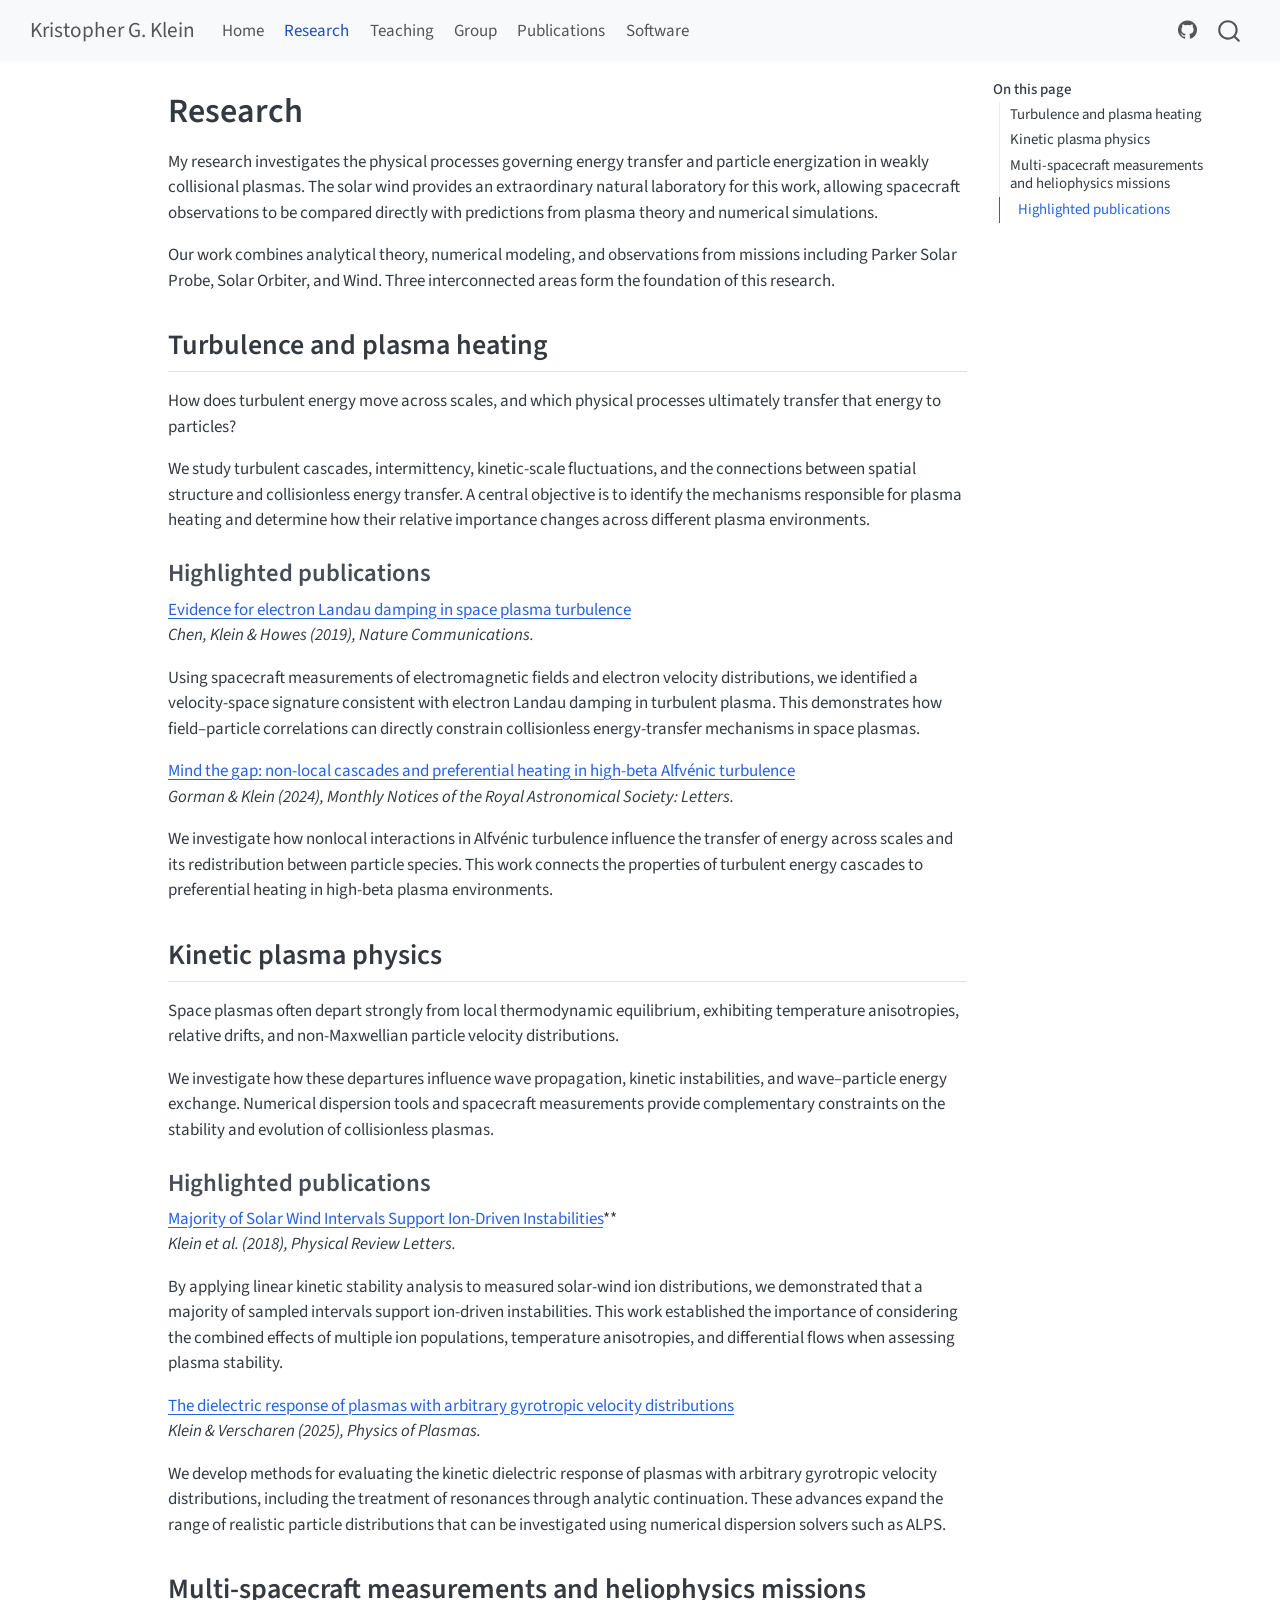
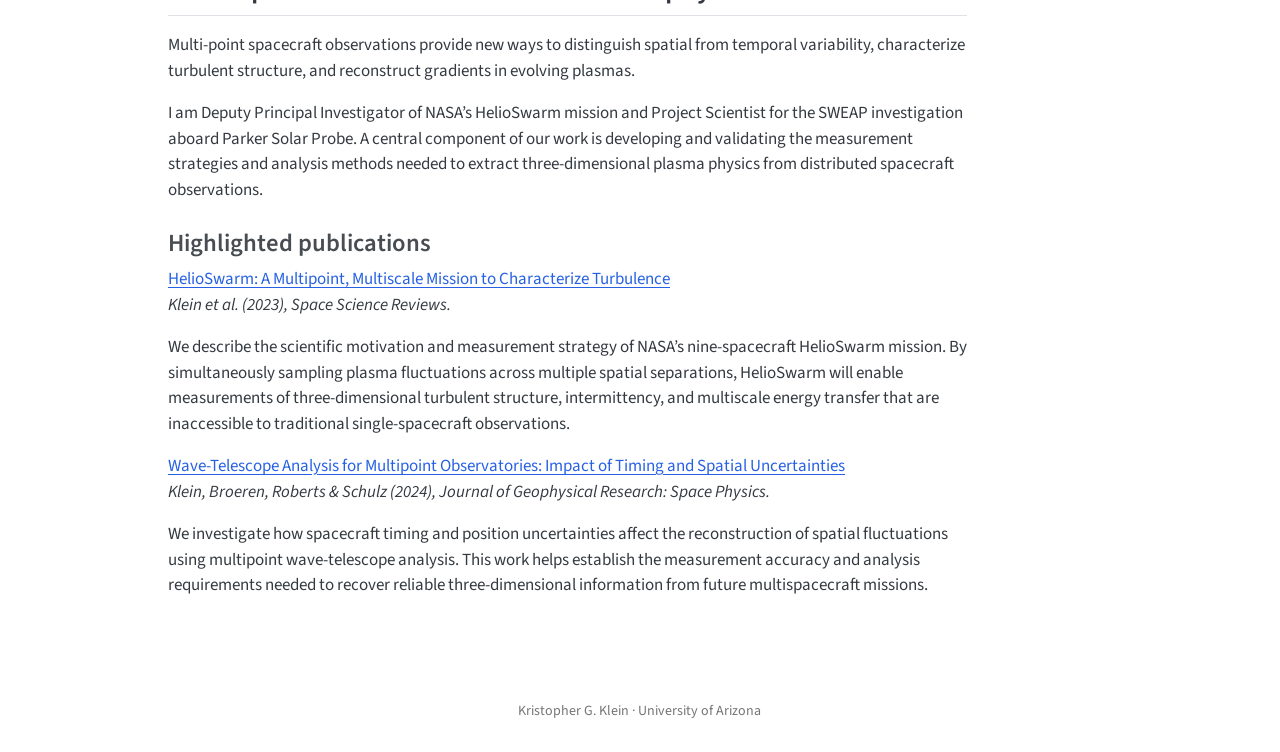
<file: research.html>
<!DOCTYPE html>
<html xmlns="http://www.w3.org/1999/xhtml" lang="en" xml:lang="en"><head>

<meta charset="utf-8">
<meta name="generator" content="quarto-1.10.19">

<meta name="viewport" content="width=device-width, initial-scale=1.0, user-scalable=yes">


<title>Research – Kristopher G. Klein</title>
<style>
/* Default styles provided by pandoc.
** See https://pandoc.org/MANUAL.html#variables-for-html for config info.
*/
span.smallcaps{font-variant: small-caps;}
div.columns{display: flex; gap: 1.5em;}
div.column{flex: auto;}
@media screen {
div.columns{gap: min(4vw, 1.5em);}
div.column{overflow-x: auto;}
}
div.hanging-indent{margin-left: 1.5em; text-indent: -1.5em;}
ul.task-list{list-style: none;}
ul.task-list li input[type="checkbox"] {
  width: 0.8em;
  margin: 0 0.8em 0.2em -1em; /* quarto-specific, see https://github.com/quarto-dev/quarto-cli/issues/4556 */ 
  vertical-align: middle;
}
</style>


<script src="site_libs/quarto-nav/quarto-nav.js"></script>
<script src="site_libs/quarto-nav/headroom.min.js"></script>
<script src="site_libs/clipboard/clipboard.min.js"></script>
<script src="site_libs/quarto-search/autocomplete.umd.js"></script>
<script src="site_libs/quarto-search/fuse.min.js"></script>
<script src="site_libs/quarto-search/quarto-search.js"></script>
<meta name="quarto:offset" content="./">
<script src="site_libs/quarto-html/quarto.js" type="module"></script>
<script src="site_libs/quarto-html/tabsets/tabsets.js" type="module"></script>
<script src="site_libs/quarto-html/popper.min.js"></script>
<script src="site_libs/quarto-html/tippy.umd.min.js"></script>
<script src="site_libs/quarto-html/anchor.min.js"></script>
<link href="site_libs/quarto-html/tippy.css" rel="stylesheet">
<link href="site_libs/quarto-html/quarto-syntax-highlighting-bf27225e3a48a9273f3daa8f8e829971.css" rel="stylesheet" id="quarto-text-highlighting-styles">
<script src="site_libs/bootstrap/bootstrap.min.js"></script>
<link href="site_libs/bootstrap/bootstrap-icons.css" rel="stylesheet">
<link href="site_libs/bootstrap/bootstrap-b7f82611479fd900e417347cb3c57043.min.css" rel="stylesheet" append-hash="true" id="quarto-bootstrap" data-mode="light">
<script id="quarto-search-options" type="application/json">{
  "location": "navbar",
  "copy-button": false,
  "collapse-after": 3,
  "panel-placement": "end",
  "type": "overlay",
  "limit": 50,
  "keyboard-shortcut": [
    "f",
    "/",
    "s"
  ],
  "show-item-context": false,
  "language": {
    "search-no-results-text": "No results",
    "search-matching-documents-text": "matching documents",
    "search-copy-link-title": "Copy link to search",
    "search-hide-matches-text": "Hide additional matches",
    "search-more-match-text": "more match in this document",
    "search-more-matches-text": "more matches in this document",
    "search-clear-button-title": "Clear",
    "search-text-placeholder": "",
    "search-detached-cancel-button-title": "Cancel",
    "search-submit-button-title": "Submit",
    "search-label": "Search"
  }
}</script>
<link rel="stylesheet" href="https://cdn.jsdelivr.net/npm/bootstrap-icons@1.13.1/font/bootstrap-icons.min.css">


</head>

<body class="nav-fixed quarto-light">

<div id="quarto-search-results"></div>
  <header id="quarto-header" class="headroom fixed-top">
    <nav class="navbar navbar-expand-lg " data-bs-theme="dark">
      <div class="navbar-container container-fluid">
      <div class="navbar-brand-container mx-auto">
    <a class="navbar-brand" href="./index.html">
    <span class="navbar-title">Kristopher G. Klein</span>
    </a>
  </div>
            <div id="quarto-search" class="" title="Search"></div>
          <button class="navbar-toggler" type="button" data-bs-toggle="collapse" data-bs-target="#navbarCollapse" aria-controls="navbarCollapse" role="menu" aria-expanded="false" aria-label="Toggle navigation" onclick="if (window.quartoToggleHeadroom) { window.quartoToggleHeadroom(); }">
  <span class="navbar-toggler-icon"></span>
</button>
          <div class="collapse navbar-collapse" id="navbarCollapse">
            <ul class="navbar-nav navbar-nav-scroll me-auto">
  <li class="nav-item">
    <a class="nav-link" href="./index.html"> 
<span class="menu-text">Home</span></a>
  </li>  
  <li class="nav-item">
    <a class="nav-link active" href="./research.html" aria-current="page"> 
<span class="menu-text">Research</span></a>
  </li>  
  <li class="nav-item">
    <a class="nav-link" href="./teaching.html"> 
<span class="menu-text">Teaching</span></a>
  </li>  
  <li class="nav-item">
    <a class="nav-link" href="./group.html"> 
<span class="menu-text">Group</span></a>
  </li>  
  <li class="nav-item">
    <a class="nav-link" href="./publications.html"> 
<span class="menu-text">Publications</span></a>
  </li>  
  <li class="nav-item">
    <a class="nav-link" href="./software.html"> 
<span class="menu-text">Software</span></a>
  </li>  
</ul>
            <ul class="navbar-nav navbar-nav-scroll ms-auto">
  <li class="nav-item compact">
    <a class="nav-link" href="https://github.com/kgklein"> <i class="bi bi-github" role="img" aria-label="GitHub">
</i> 
<span class="menu-text"></span></a>
  </li>  
</ul>
          </div> <!-- /navcollapse -->
            <div class="quarto-navbar-tools">
</div>
      </div> <!-- /container-fluid -->
    </nav>
</header>
<!-- content -->
<div id="quarto-content" class="quarto-container page-columns page-rows-contents page-layout-article page-navbar">
<!-- sidebar -->
<!-- margin-sidebar -->
    <div id="quarto-margin-sidebar" class="sidebar margin-sidebar">
        <nav id="TOC" role="doc-toc" class="toc-active">
    <h2 id="toc-title">On this page</h2>
   
  <ul>
  <li><a href="#turbulence-and-plasma-heating" id="toc-turbulence-and-plasma-heating" class="nav-link active" data-scroll-target="#turbulence-and-plasma-heating">Turbulence and plasma heating</a>
  <ul class="collapse">
  <li><a href="#highlighted-publications" id="toc-highlighted-publications" class="nav-link" data-scroll-target="#highlighted-publications">Highlighted publications</a></li>
  </ul></li>
  <li><a href="#kinetic-plasma-physics" id="toc-kinetic-plasma-physics" class="nav-link" data-scroll-target="#kinetic-plasma-physics">Kinetic plasma physics</a>
  <ul class="collapse">
  <li><a href="#highlighted-publications-1" id="toc-highlighted-publications-1" class="nav-link" data-scroll-target="#highlighted-publications-1">Highlighted publications</a></li>
  </ul></li>
  <li><a href="#multi-spacecraft-measurements-and-heliophysics-missions" id="toc-multi-spacecraft-measurements-and-heliophysics-missions" class="nav-link" data-scroll-target="#multi-spacecraft-measurements-and-heliophysics-missions">Multi-spacecraft measurements and heliophysics missions</a>
  <ul class="collapse">
  <li><a href="#highlighted-publications-2" id="toc-highlighted-publications-2" class="nav-link" data-scroll-target="#highlighted-publications-2">Highlighted publications</a></li>
  </ul></li>
  </ul>
</nav>
    </div>
<!-- main -->
<main class="content" id="quarto-document-content">

<header id="title-block-header" class="quarto-title-block default">
<div class="quarto-title">
<h1 class="title">Research</h1>
</div>



<div class="quarto-title-meta">

    
  
    
  </div>
  


</header>


<p>My research investigates the physical processes governing energy transfer and particle energization in weakly collisional plasmas. The solar wind provides an extraordinary natural laboratory for this work, allowing spacecraft observations to be compared directly with predictions from plasma theory and numerical simulations.</p>
<p>Our work combines analytical theory, numerical modeling, and observations from missions including Parker Solar Probe, Solar Orbiter, and Wind. Three interconnected areas form the foundation of this research.</p>
<section id="turbulence-and-plasma-heating" class="level2">
<h2 class="anchored" data-anchor-id="turbulence-and-plasma-heating">Turbulence and plasma heating</h2>
<p>How does turbulent energy move across scales, and which physical processes ultimately transfer that energy to particles?</p>
<p>We study turbulent cascades, intermittency, kinetic-scale fluctuations, and the connections between spatial structure and collisionless energy transfer. A central objective is to identify the mechanisms responsible for plasma heating and determine how their relative importance changes across different plasma environments.</p>
<section id="highlighted-publications" class="level3">
<h3 class="anchored" data-anchor-id="highlighted-publications">Highlighted publications</h3>
<p><strong><a href="https://doi.org/10.1038/s41467-019-08435-3">Evidence for electron Landau damping in space plasma turbulence</a></strong><br>
<em>Chen, Klein &amp; Howes (2019), Nature Communications.</em></p>
<p>Using spacecraft measurements of electromagnetic fields and electron velocity distributions, we identified a velocity-space signature consistent with electron Landau damping in turbulent plasma. This demonstrates how field–particle correlations can directly constrain collisionless energy-transfer mechanisms in space plasmas.</p>
<p><strong><a href="https://doi.org/10.1093/mnrasl/slae018">Mind the gap: non-local cascades and preferential heating in high-beta Alfvénic turbulence</a></strong><br>
<em>Gorman &amp; Klein (2024), Monthly Notices of the Royal Astronomical Society: Letters.</em></p>
<p>We investigate how nonlocal interactions in Alfvénic turbulence influence the transfer of energy across scales and its redistribution between particle species. This work connects the properties of turbulent energy cascades to preferential heating in high-beta plasma environments.</p>
</section>
</section>
<section id="kinetic-plasma-physics" class="level2">
<h2 class="anchored" data-anchor-id="kinetic-plasma-physics">Kinetic plasma physics</h2>
<p>Space plasmas often depart strongly from local thermodynamic equilibrium, exhibiting temperature anisotropies, relative drifts, and non-Maxwellian particle velocity distributions.</p>
<p>We investigate how these departures influence wave propagation, kinetic instabilities, and wave–particle energy exchange. Numerical dispersion tools and spacecraft measurements provide complementary constraints on the stability and evolution of collisionless plasmas.</p>
<section id="highlighted-publications-1" class="level3">
<h3 class="anchored" data-anchor-id="highlighted-publications-1">Highlighted publications</h3>
<p><strong><a href="https://doi.org/10.1103/PhysRevLett.121.045101">Majority of Solar Wind Intervals Support Ion-Driven Instabilities</a></strong>**<br>
<em>Klein et al.&nbsp;(2018), Physical Review Letters.</em></p>
<p>By applying linear kinetic stability analysis to measured solar-wind ion distributions, we demonstrated that a majority of sampled intervals support ion-driven instabilities. This work established the importance of considering the combined effects of multiple ion populations, temperature anisotropies, and differential flows when assessing plasma stability.</p>
<p><strong><a href="https://doi.org/10.1063/5.0286477">The dielectric response of plasmas with arbitrary gyrotropic velocity distributions</a></strong><br>
<em>Klein &amp; Verscharen (2025), Physics of Plasmas.</em></p>
<p>We develop methods for evaluating the kinetic dielectric response of plasmas with arbitrary gyrotropic velocity distributions, including the treatment of resonances through analytic continuation. These advances expand the range of realistic particle distributions that can be investigated using numerical dispersion solvers such as ALPS.</p>
</section>
</section>
<section id="multi-spacecraft-measurements-and-heliophysics-missions" class="level2">
<h2 class="anchored" data-anchor-id="multi-spacecraft-measurements-and-heliophysics-missions">Multi-spacecraft measurements and heliophysics missions</h2>
<p>Multi-point spacecraft observations provide new ways to distinguish spatial from temporal variability, characterize turbulent structure, and reconstruct gradients in evolving plasmas.</p>
<p>I am Deputy Principal Investigator of NASA’s HelioSwarm mission and Project Scientist for the SWEAP investigation aboard Parker Solar Probe. A central component of our work is developing and validating the measurement strategies and analysis methods needed to extract three-dimensional plasma physics from distributed spacecraft observations.</p>
<section id="highlighted-publications-2" class="level3">
<h3 class="anchored" data-anchor-id="highlighted-publications-2">Highlighted publications</h3>
<p><strong><a href="https://doi.org/10.1007/s11214-023-01019-0">HelioSwarm: A Multipoint, Multiscale Mission to Characterize Turbulence</a></strong><br>
<em>Klein et al.&nbsp;(2023), Space Science Reviews.</em></p>
<p>We describe the scientific motivation and measurement strategy of NASA’s nine-spacecraft HelioSwarm mission. By simultaneously sampling plasma fluctuations across multiple spatial separations, HelioSwarm will enable measurements of three-dimensional turbulent structure, intermittency, and multiscale energy transfer that are inaccessible to traditional single-spacecraft observations.</p>
<p><strong><a href="https://doi.org/10.1029/2024JA033428">Wave-Telescope Analysis for Multipoint Observatories: Impact of Timing and Spatial Uncertainties</a></strong><br>
<em>Klein, Broeren, Roberts &amp; Schulz (2024), Journal of Geophysical Research: Space Physics.</em></p>
<p>We investigate how spacecraft timing and position uncertainties affect the reconstruction of spatial fluctuations using multipoint wave-telescope analysis. This work helps establish the measurement accuracy and analysis requirements needed to recover reliable three-dimensional information from future multispacecraft missions.</p>


</section>
</section>

</main> <!-- /main -->
<script id="quarto-html-after-body" type="application/javascript">
  window.document.addEventListener("DOMContentLoaded", function (event) {
    const icon = "";
    const anchorJS = new window.AnchorJS();
    anchorJS.options = {
      placement: 'right',
      icon: icon
    };
    anchorJS.add('.anchored');
    const isCodeAnnotation = (el) => {
      for (const clz of el.classList) {
        if (clz.startsWith('code-annotation-')) {                     
          return true;
        }
      }
      return false;
    }
    const onCopySuccess = function(e) {
      // button target
      const button = e.trigger;
      // don't keep focus
      button.blur();
      // flash "checked"
      button.classList.add('code-copy-button-checked');
      var currentTitle = button.getAttribute("title");
      button.setAttribute("title", "Copied!");
      let tooltip;
      if (window.bootstrap) {
        button.setAttribute("data-bs-toggle", "tooltip");
        button.setAttribute("data-bs-placement", "left");
        button.setAttribute("data-bs-title", "Copied!");
        tooltip = new bootstrap.Tooltip(button, 
          { trigger: "manual", 
            customClass: "code-copy-button-tooltip",
            offset: [0, -8]});
        tooltip.show();    
      }
      setTimeout(function() {
        if (tooltip) {
          tooltip.hide();
          button.removeAttribute("data-bs-title");
          button.removeAttribute("data-bs-toggle");
          button.removeAttribute("data-bs-placement");
        }
        button.setAttribute("title", currentTitle);
        button.classList.remove('code-copy-button-checked');
      }, 1000);
      // clear code selection
      e.clearSelection();
    }
    const getTextToCopy = function(trigger) {
      const outerScaffold = trigger.parentElement.cloneNode(true);
      const codeEl = outerScaffold.querySelector('code');
      for (const childEl of codeEl.children) {
        if (isCodeAnnotation(childEl)) {
          childEl.remove();
        }
      }
      return codeEl.innerText;
    }
    const clipboard = new window.ClipboardJS('.code-copy-button:not([data-in-quarto-modal])', {
      text: getTextToCopy
    });
    clipboard.on('success', onCopySuccess);
    if (window.document.getElementById('quarto-embedded-source-code-modal')) {
      const clipboardModal = new window.ClipboardJS('.code-copy-button[data-in-quarto-modal]', {
        text: getTextToCopy,
        container: window.document.getElementById('quarto-embedded-source-code-modal')
      });
      clipboardModal.on('success', onCopySuccess);
    }
      var localhostRegex = new RegExp(/^(?:http|https):\/\/localhost\:?[0-9]*\//);
      var mailtoRegex = new RegExp(/^mailto:/);
        var filterRegex = new RegExp("https:\/\/kgklein\.github\.io");
      var isInternal = (href) => {
          return filterRegex.test(href) || localhostRegex.test(href) || mailtoRegex.test(href);
      }
      // Inspect non-navigation links and adorn them if external
     var links = window.document.querySelectorAll('a[href]:not(.nav-link):not(.navbar-brand):not(.toc-action):not(.sidebar-link):not(.sidebar-item-toggle):not(.pagination-link):not(.no-external):not([aria-hidden]):not(.dropdown-item):not(.quarto-navigation-tool):not(.about-link)');
      for (var i=0; i<links.length; i++) {
        const link = links[i];
        if (!isInternal(link.href)) {
          // undo the damage that might have been done by quarto-nav.js in the case of
          // links that we want to consider external
          if (link.dataset.originalHref !== undefined) {
            link.href = link.dataset.originalHref;
          }
            // target, if specified
            link.setAttribute("target", "_blank");
            if (link.getAttribute("rel") === null) {
              link.setAttribute("rel", "noopener");
            }
        }
      }
    function tippyHover(el, contentFn, onTriggerFn, onUntriggerFn) {
      const config = {
        allowHTML: true,
        maxWidth: 500,
        delay: 100,
        arrow: false,
        appendTo: function(el) {
            return el.parentElement;
        },
        interactive: true,
        interactiveBorder: 10,
        theme: 'quarto',
        placement: 'bottom-start',
      };
      if (contentFn) {
        config.content = contentFn;
      }
      if (onTriggerFn) {
        config.onTrigger = onTriggerFn;
      }
      if (onUntriggerFn) {
        config.onUntrigger = onUntriggerFn;
      }
      window.tippy(el, config); 
    }
    const noterefs = window.document.querySelectorAll('a[role="doc-noteref"]');
    for (var i=0; i<noterefs.length; i++) {
      const ref = noterefs[i];
      tippyHover(ref, function() {
        // use id or data attribute instead here
        let href = ref.getAttribute('data-footnote-href') || ref.getAttribute('href');
        try { href = new URL(href).hash; } catch {}
        const id = href.replace(/^#\/?/, "");
        const note = window.document.getElementById(id);
        if (note) {
          return note.innerHTML;
        } else {
          return "";
        }
      });
    }
    const xrefs = window.document.querySelectorAll('a.quarto-xref');
    const processXRef = (id, note) => {
      // Strip column container classes
      const stripColumnClz = (el) => {
        el.classList.remove("page-full", "page-columns");
        if (el.children) {
          for (const child of el.children) {
            stripColumnClz(child);
          }
        }
      }
      stripColumnClz(note)
      if (id === null || id.startsWith('sec-')) {
        // Special case sections, only their first couple elements
        const container = document.createElement("div");
        if (note.children && note.children.length > 2) {
          container.appendChild(note.children[0].cloneNode(true));
          for (let i = 1; i < note.children.length; i++) {
            const child = note.children[i];
            if (child.tagName === "P" && child.innerText === "") {
              continue;
            } else {
              container.appendChild(child.cloneNode(true));
              break;
            }
          }
          if (window.Quarto?.typesetMath) {
            window.Quarto.typesetMath(container);
          }
          return container.innerHTML
        } else {
          if (window.Quarto?.typesetMath) {
            window.Quarto.typesetMath(note);
          }
          return note.innerHTML;
        }
      } else {
        // Remove any anchor links if they are present
        const anchorLink = note.querySelector('a.anchorjs-link');
        if (anchorLink) {
          anchorLink.remove();
        }
        if (window.Quarto?.typesetMath) {
          window.Quarto.typesetMath(note);
        }
        if (note.classList.contains("callout")) {
          return note.outerHTML;
        } else {
          return note.innerHTML;
        }
      }
    }
    for (var i=0; i<xrefs.length; i++) {
      const xref = xrefs[i];
      tippyHover(xref, undefined, function(instance) {
        instance.disable();
        let url = xref.getAttribute('href');
        let hash = undefined; 
        if (url.startsWith('#')) {
          hash = url;
        } else {
          try { hash = new URL(url).hash; } catch {}
        }
        if (hash) {
          const id = hash.replace(/^#\/?/, "");
          const note = window.document.getElementById(id);
          if (note !== null) {
            try {
              const html = processXRef(id, note.cloneNode(true));
              instance.setContent(html);
            } finally {
              instance.enable();
              instance.show();
            }
          } else {
            // See if we can fetch this
            fetch(url.split('#')[0])
            .then(res => res.text())
            .then(html => {
              const parser = new DOMParser();
              const htmlDoc = parser.parseFromString(html, "text/html");
              const note = htmlDoc.getElementById(id);
              if (note !== null) {
                const html = processXRef(id, note);
                instance.setContent(html);
              } 
            }).finally(() => {
              instance.enable();
              instance.show();
            });
          }
        } else {
          // See if we can fetch a full url (with no hash to target)
          // This is a special case and we should probably do some content thinning / targeting
          fetch(url)
          .then(res => res.text())
          .then(html => {
            const parser = new DOMParser();
            const htmlDoc = parser.parseFromString(html, "text/html");
            const note = htmlDoc.querySelector('main.content');
            if (note !== null) {
              // This should only happen for chapter cross references
              // (since there is no id in the URL)
              // remove the first header
              if (note.children.length > 0 && note.children[0].tagName === "HEADER") {
                note.children[0].remove();
              }
              const html = processXRef(null, note);
              instance.setContent(html);
            } 
          }).finally(() => {
            instance.enable();
            instance.show();
          });
        }
      }, function(instance) {
      });
    }
        let selectedAnnoteEl;
        const selectorForAnnotation = ( cell, annotation) => {
          let cellAttr = 'data-code-cell="' + cell + '"';
          let lineAttr = 'data-code-annotation="' +  annotation + '"';
          const selector = 'span[' + cellAttr + '][' + lineAttr + ']';
          return selector;
        }
        const selectCodeLines = (annoteEl) => {
          const doc = window.document;
          const targetCell = annoteEl.getAttribute("data-target-cell");
          const targetAnnotation = annoteEl.getAttribute("data-target-annotation");
          const annoteSpan = window.document.querySelector(selectorForAnnotation(targetCell, targetAnnotation));
          const lines = annoteSpan.getAttribute("data-code-lines").split(",");
          const lineIds = lines.map((line) => {
            return targetCell + "-" + line;
          })
          let top = null;
          let height = null;
          let parent = null;
          if (lineIds.length > 0) {
              //compute the position of the single el (top and bottom and make a div)
              const el = window.document.getElementById(lineIds[0]);
              top = el.offsetTop;
              height = el.offsetHeight;
              parent = el.parentElement.parentElement;
            if (lineIds.length > 1) {
              const lastEl = window.document.getElementById(lineIds[lineIds.length - 1]);
              const bottom = lastEl.offsetTop + lastEl.offsetHeight;
              height = bottom - top;
            }
            if (top !== null && height !== null && parent !== null) {
              // cook up a div (if necessary) and position it 
              let div = window.document.getElementById("code-annotation-line-highlight");
              if (div === null) {
                div = window.document.createElement("div");
                div.setAttribute("id", "code-annotation-line-highlight");
                div.style.position = 'absolute';
                parent.appendChild(div);
              }
              div.style.top = top - 2 + "px";
              div.style.height = height + 4 + "px";
              div.style.left = 0;
              let gutterDiv = window.document.getElementById("code-annotation-line-highlight-gutter");
              if (gutterDiv === null) {
                gutterDiv = window.document.createElement("div");
                gutterDiv.setAttribute("id", "code-annotation-line-highlight-gutter");
                gutterDiv.style.position = 'absolute';
                const codeCell = window.document.getElementById(targetCell);
                const gutter = codeCell.querySelector('.code-annotation-gutter');
                gutter.appendChild(gutterDiv);
              }
              gutterDiv.style.top = top - 2 + "px";
              gutterDiv.style.height = height + 4 + "px";
            }
            selectedAnnoteEl = annoteEl;
          }
        };
        const unselectCodeLines = () => {
          const elementsIds = ["code-annotation-line-highlight", "code-annotation-line-highlight-gutter"];
          elementsIds.forEach((elId) => {
            const div = window.document.getElementById(elId);
            if (div) {
              div.remove();
            }
          });
          selectedAnnoteEl = undefined;
        };
          // Handle positioning of the toggle
      window.addEventListener(
        "resize",
        throttle(() => {
          elRect = undefined;
          if (selectedAnnoteEl) {
            selectCodeLines(selectedAnnoteEl);
          }
        }, 10)
      );
      function throttle(fn, ms) {
      let throttle = false;
      let timer;
        return (...args) => {
          if(!throttle) { // first call gets through
              fn.apply(this, args);
              throttle = true;
          } else { // all the others get throttled
              if(timer) clearTimeout(timer); // cancel #2
              timer = setTimeout(() => {
                fn.apply(this, args);
                timer = throttle = false;
              }, ms);
          }
        };
      }
        // Attach click handler to the DT
        const annoteDls = window.document.querySelectorAll('dt[data-target-cell]');
        for (const annoteDlNode of annoteDls) {
          annoteDlNode.addEventListener('click', (event) => {
            const clickedEl = event.target;
            if (clickedEl !== selectedAnnoteEl) {
              unselectCodeLines();
              const activeEl = window.document.querySelector('dt[data-target-cell].code-annotation-active');
              if (activeEl) {
                activeEl.classList.remove('code-annotation-active');
              }
              selectCodeLines(clickedEl);
              clickedEl.classList.add('code-annotation-active');
            } else {
              // Unselect the line
              unselectCodeLines();
              clickedEl.classList.remove('code-annotation-active');
            }
          });
        }
    const findCites = (el) => {
      const parentEl = el.parentElement;
      if (parentEl) {
        const cites = parentEl.dataset.cites;
        if (cites) {
          return {
            el,
            cites: cites.split(' ')
          };
        } else {
          return findCites(el.parentElement)
        }
      } else {
        return undefined;
      }
    };
    var bibliorefs = window.document.querySelectorAll('a[role="doc-biblioref"]');
    for (var i=0; i<bibliorefs.length; i++) {
      const ref = bibliorefs[i];
      const citeInfo = findCites(ref);
      if (citeInfo) {
        tippyHover(citeInfo.el, function() {
          var popup = window.document.createElement('div');
          citeInfo.cites.forEach(function(cite) {
            var citeDiv = window.document.createElement('div');
            citeDiv.classList.add('hanging-indent');
            citeDiv.classList.add('csl-entry');
            var biblioDiv = window.document.getElementById('ref-' + cite);
            if (biblioDiv) {
              citeDiv.innerHTML = biblioDiv.innerHTML;
            }
            popup.appendChild(citeDiv);
          });
          return popup.innerHTML;
        });
      }
    }
  });
  </script>
</div> <!-- /content -->
<footer class="footer">
  <div class="nav-footer">
    <div class="nav-footer-left">
      &nbsp;
    </div>   
    <div class="nav-footer-center">
<p>Kristopher G. Klein · University of Arizona</p>
</div>
    <div class="nav-footer-right">
      &nbsp;
    </div>
  </div>
</footer>




</body></html>
</file>
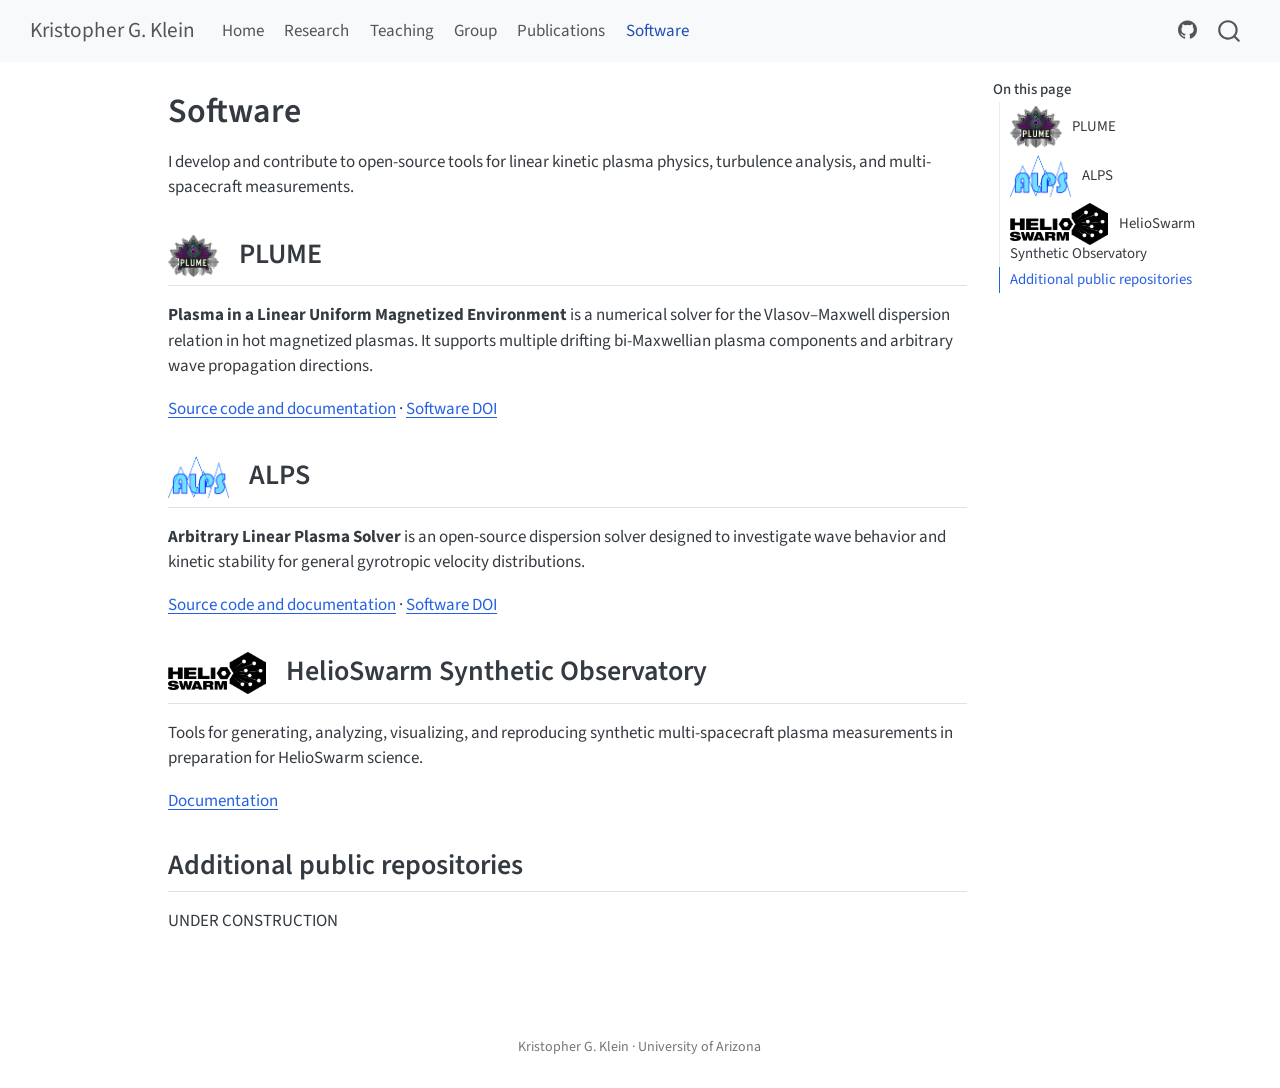
<file: software.html>
<!DOCTYPE html>
<html xmlns="http://www.w3.org/1999/xhtml" lang="en" xml:lang="en"><head>

<meta charset="utf-8">
<meta name="generator" content="quarto-1.10.19">

<meta name="viewport" content="width=device-width, initial-scale=1.0, user-scalable=yes">


<title>Software – Kristopher G. Klein</title>
<style>
/* Default styles provided by pandoc.
** See https://pandoc.org/MANUAL.html#variables-for-html for config info.
*/
span.smallcaps{font-variant: small-caps;}
div.columns{display: flex; gap: 1.5em;}
div.column{flex: auto;}
@media screen {
div.columns{gap: min(4vw, 1.5em);}
div.column{overflow-x: auto;}
}
div.hanging-indent{margin-left: 1.5em; text-indent: -1.5em;}
ul.task-list{list-style: none;}
ul.task-list li input[type="checkbox"] {
  width: 0.8em;
  margin: 0 0.8em 0.2em -1em; /* quarto-specific, see https://github.com/quarto-dev/quarto-cli/issues/4556 */ 
  vertical-align: middle;
}
</style>


<script src="site_libs/quarto-nav/quarto-nav.js"></script>
<script src="site_libs/quarto-nav/headroom.min.js"></script>
<script src="site_libs/clipboard/clipboard.min.js"></script>
<script src="site_libs/quarto-search/autocomplete.umd.js"></script>
<script src="site_libs/quarto-search/fuse.min.js"></script>
<script src="site_libs/quarto-search/quarto-search.js"></script>
<meta name="quarto:offset" content="./">
<script src="site_libs/quarto-html/quarto.js" type="module"></script>
<script src="site_libs/quarto-html/tabsets/tabsets.js" type="module"></script>
<script src="site_libs/quarto-html/popper.min.js"></script>
<script src="site_libs/quarto-html/tippy.umd.min.js"></script>
<script src="site_libs/quarto-html/anchor.min.js"></script>
<link href="site_libs/quarto-html/tippy.css" rel="stylesheet">
<link href="site_libs/quarto-html/quarto-syntax-highlighting-bf27225e3a48a9273f3daa8f8e829971.css" rel="stylesheet" id="quarto-text-highlighting-styles">
<script src="site_libs/bootstrap/bootstrap.min.js"></script>
<link href="site_libs/bootstrap/bootstrap-icons.css" rel="stylesheet">
<link href="site_libs/bootstrap/bootstrap-b7f82611479fd900e417347cb3c57043.min.css" rel="stylesheet" append-hash="true" id="quarto-bootstrap" data-mode="light">
<script id="quarto-search-options" type="application/json">{
  "location": "navbar",
  "copy-button": false,
  "collapse-after": 3,
  "panel-placement": "end",
  "type": "overlay",
  "limit": 50,
  "keyboard-shortcut": [
    "f",
    "/",
    "s"
  ],
  "show-item-context": false,
  "language": {
    "search-no-results-text": "No results",
    "search-matching-documents-text": "matching documents",
    "search-copy-link-title": "Copy link to search",
    "search-hide-matches-text": "Hide additional matches",
    "search-more-match-text": "more match in this document",
    "search-more-matches-text": "more matches in this document",
    "search-clear-button-title": "Clear",
    "search-text-placeholder": "",
    "search-detached-cancel-button-title": "Cancel",
    "search-submit-button-title": "Submit",
    "search-label": "Search"
  }
}</script>
<link rel="stylesheet" href="https://cdn.jsdelivr.net/npm/bootstrap-icons@1.13.1/font/bootstrap-icons.min.css">


</head>

<body class="nav-fixed quarto-light">

<div id="quarto-search-results"></div>
  <header id="quarto-header" class="headroom fixed-top">
    <nav class="navbar navbar-expand-lg " data-bs-theme="dark">
      <div class="navbar-container container-fluid">
      <div class="navbar-brand-container mx-auto">
    <a class="navbar-brand" href="./index.html">
    <span class="navbar-title">Kristopher G. Klein</span>
    </a>
  </div>
            <div id="quarto-search" class="" title="Search"></div>
          <button class="navbar-toggler" type="button" data-bs-toggle="collapse" data-bs-target="#navbarCollapse" aria-controls="navbarCollapse" role="menu" aria-expanded="false" aria-label="Toggle navigation" onclick="if (window.quartoToggleHeadroom) { window.quartoToggleHeadroom(); }">
  <span class="navbar-toggler-icon"></span>
</button>
          <div class="collapse navbar-collapse" id="navbarCollapse">
            <ul class="navbar-nav navbar-nav-scroll me-auto">
  <li class="nav-item">
    <a class="nav-link" href="./index.html"> 
<span class="menu-text">Home</span></a>
  </li>  
  <li class="nav-item">
    <a class="nav-link" href="./research.html"> 
<span class="menu-text">Research</span></a>
  </li>  
  <li class="nav-item">
    <a class="nav-link" href="./teaching.html"> 
<span class="menu-text">Teaching</span></a>
  </li>  
  <li class="nav-item">
    <a class="nav-link" href="./group.html"> 
<span class="menu-text">Group</span></a>
  </li>  
  <li class="nav-item">
    <a class="nav-link" href="./publications.html"> 
<span class="menu-text">Publications</span></a>
  </li>  
  <li class="nav-item">
    <a class="nav-link active" href="./software.html" aria-current="page"> 
<span class="menu-text">Software</span></a>
  </li>  
</ul>
            <ul class="navbar-nav navbar-nav-scroll ms-auto">
  <li class="nav-item compact">
    <a class="nav-link" href="https://github.com/kgklein"> <i class="bi bi-github" role="img" aria-label="GitHub">
</i> 
<span class="menu-text"></span></a>
  </li>  
</ul>
          </div> <!-- /navcollapse -->
            <div class="quarto-navbar-tools">
</div>
      </div> <!-- /container-fluid -->
    </nav>
</header>
<!-- content -->
<div id="quarto-content" class="quarto-container page-columns page-rows-contents page-layout-article page-navbar">
<!-- sidebar -->
<!-- margin-sidebar -->
    <div id="quarto-margin-sidebar" class="sidebar margin-sidebar">
        <nav id="TOC" role="doc-toc" class="toc-active">
    <h2 id="toc-title">On this page</h2>
   
  <ul>
  <li><a href="#plume" id="toc-plume" class="nav-link active" data-scroll-target="#plume"><img src="images/PLUME_logo.png" alt="PLUME logo" style="height: 42px; vertical-align: middle; margin-right: 0.5em;"> PLUME</a></li>
  <li><a href="#alps" id="toc-alps" class="nav-link" data-scroll-target="#alps"><img src="images/ALPS_logo.png" alt="ALPS logo" style="height: 42px; vertical-align: middle; margin-right: 0.5em;"> ALPS</a></li>
  <li><a href="#helioswarm-synthetic-observatory" id="toc-helioswarm-synthetic-observatory" class="nav-link" data-scroll-target="#helioswarm-synthetic-observatory"><img src="images/HS001-logo_FinalBlackA.png" alt="HelioSwarm Observatory logo" style="height: 42px; vertical-align: middle; margin-right: 0.5em;"> HelioSwarm Synthetic Observatory</a></li>
  <li><a href="#additional-public-repositories" id="toc-additional-public-repositories" class="nav-link" data-scroll-target="#additional-public-repositories">Additional public repositories</a></li>
  </ul>
</nav>
    </div>
<!-- main -->
<main class="content" id="quarto-document-content">

<header id="title-block-header" class="quarto-title-block default">
<div class="quarto-title">
<h1 class="title">Software</h1>
</div>



<div class="quarto-title-meta">

    
  
    
  </div>
  


</header>


<p>I develop and contribute to open-source tools for linear kinetic plasma physics, turbulence analysis, and multi-spacecraft measurements.</p>
<section id="plume" class="level2">
<h2 class="anchored" data-anchor-id="plume"><img src="images/PLUME_logo.png" alt="PLUME logo" style="height: 42px; vertical-align: middle; margin-right: 0.5em;"> PLUME</h2>
<p><strong>Plasma in a Linear Uniform Magnetized Environment</strong> is a numerical solver for the Vlasov–Maxwell dispersion relation in hot magnetized plasmas. It supports multiple drifting bi-Maxwellian plasma components and arbitrary wave propagation directions.</p>
<p><a href="https://github.com/kgklein/PLUME">Source code and documentation</a> · <a href="https://doi.org/10.5281/zenodo.15215514">Software DOI</a></p>
</section>
<section id="alps" class="level2">
<h2 class="anchored" data-anchor-id="alps"><img src="images/ALPS_logo.png" alt="ALPS logo" style="height: 42px; vertical-align: middle; margin-right: 0.5em;"> ALPS</h2>
<p><strong>Arbitrary Linear Plasma Solver</strong> is an open-source dispersion solver designed to investigate wave behavior and kinetic stability for general gyrotropic velocity distributions.</p>
<p><a href="https://danielver02.github.io/">Source code and documentation</a> · <a href="https://doi.org/10.5281/zenodo.17477418">Software DOI</a></p>
</section>
<section id="helioswarm-synthetic-observatory" class="level2">
<h2 class="anchored" data-anchor-id="helioswarm-synthetic-observatory"><img src="images/HS001-logo_FinalBlackA.png" alt="HelioSwarm Observatory logo" style="height: 42px; vertical-align: middle; margin-right: 0.5em;"> HelioSwarm Synthetic Observatory</h2>
<p>Tools for generating, analyzing, visualizing, and reproducing synthetic multi-spacecraft plasma measurements in preparation for HelioSwarm science.</p>
<p><a href="https://kgklein.github.io/hs-observatory/">Documentation</a></p>
</section>
<section id="additional-public-repositories" class="level2">
<h2 class="anchored" data-anchor-id="additional-public-repositories">Additional public repositories</h2>
<p>UNDER CONSTRUCTION</p>


</section>

</main> <!-- /main -->
<script id="quarto-html-after-body" type="application/javascript">
  window.document.addEventListener("DOMContentLoaded", function (event) {
    const icon = "";
    const anchorJS = new window.AnchorJS();
    anchorJS.options = {
      placement: 'right',
      icon: icon
    };
    anchorJS.add('.anchored');
    const isCodeAnnotation = (el) => {
      for (const clz of el.classList) {
        if (clz.startsWith('code-annotation-')) {                     
          return true;
        }
      }
      return false;
    }
    const onCopySuccess = function(e) {
      // button target
      const button = e.trigger;
      // don't keep focus
      button.blur();
      // flash "checked"
      button.classList.add('code-copy-button-checked');
      var currentTitle = button.getAttribute("title");
      button.setAttribute("title", "Copied!");
      let tooltip;
      if (window.bootstrap) {
        button.setAttribute("data-bs-toggle", "tooltip");
        button.setAttribute("data-bs-placement", "left");
        button.setAttribute("data-bs-title", "Copied!");
        tooltip = new bootstrap.Tooltip(button, 
          { trigger: "manual", 
            customClass: "code-copy-button-tooltip",
            offset: [0, -8]});
        tooltip.show();    
      }
      setTimeout(function() {
        if (tooltip) {
          tooltip.hide();
          button.removeAttribute("data-bs-title");
          button.removeAttribute("data-bs-toggle");
          button.removeAttribute("data-bs-placement");
        }
        button.setAttribute("title", currentTitle);
        button.classList.remove('code-copy-button-checked');
      }, 1000);
      // clear code selection
      e.clearSelection();
    }
    const getTextToCopy = function(trigger) {
      const outerScaffold = trigger.parentElement.cloneNode(true);
      const codeEl = outerScaffold.querySelector('code');
      for (const childEl of codeEl.children) {
        if (isCodeAnnotation(childEl)) {
          childEl.remove();
        }
      }
      return codeEl.innerText;
    }
    const clipboard = new window.ClipboardJS('.code-copy-button:not([data-in-quarto-modal])', {
      text: getTextToCopy
    });
    clipboard.on('success', onCopySuccess);
    if (window.document.getElementById('quarto-embedded-source-code-modal')) {
      const clipboardModal = new window.ClipboardJS('.code-copy-button[data-in-quarto-modal]', {
        text: getTextToCopy,
        container: window.document.getElementById('quarto-embedded-source-code-modal')
      });
      clipboardModal.on('success', onCopySuccess);
    }
      var localhostRegex = new RegExp(/^(?:http|https):\/\/localhost\:?[0-9]*\//);
      var mailtoRegex = new RegExp(/^mailto:/);
        var filterRegex = new RegExp("https:\/\/kgklein\.github\.io");
      var isInternal = (href) => {
          return filterRegex.test(href) || localhostRegex.test(href) || mailtoRegex.test(href);
      }
      // Inspect non-navigation links and adorn them if external
     var links = window.document.querySelectorAll('a[href]:not(.nav-link):not(.navbar-brand):not(.toc-action):not(.sidebar-link):not(.sidebar-item-toggle):not(.pagination-link):not(.no-external):not([aria-hidden]):not(.dropdown-item):not(.quarto-navigation-tool):not(.about-link)');
      for (var i=0; i<links.length; i++) {
        const link = links[i];
        if (!isInternal(link.href)) {
          // undo the damage that might have been done by quarto-nav.js in the case of
          // links that we want to consider external
          if (link.dataset.originalHref !== undefined) {
            link.href = link.dataset.originalHref;
          }
            // target, if specified
            link.setAttribute("target", "_blank");
            if (link.getAttribute("rel") === null) {
              link.setAttribute("rel", "noopener");
            }
        }
      }
    function tippyHover(el, contentFn, onTriggerFn, onUntriggerFn) {
      const config = {
        allowHTML: true,
        maxWidth: 500,
        delay: 100,
        arrow: false,
        appendTo: function(el) {
            return el.parentElement;
        },
        interactive: true,
        interactiveBorder: 10,
        theme: 'quarto',
        placement: 'bottom-start',
      };
      if (contentFn) {
        config.content = contentFn;
      }
      if (onTriggerFn) {
        config.onTrigger = onTriggerFn;
      }
      if (onUntriggerFn) {
        config.onUntrigger = onUntriggerFn;
      }
      window.tippy(el, config); 
    }
    const noterefs = window.document.querySelectorAll('a[role="doc-noteref"]');
    for (var i=0; i<noterefs.length; i++) {
      const ref = noterefs[i];
      tippyHover(ref, function() {
        // use id or data attribute instead here
        let href = ref.getAttribute('data-footnote-href') || ref.getAttribute('href');
        try { href = new URL(href).hash; } catch {}
        const id = href.replace(/^#\/?/, "");
        const note = window.document.getElementById(id);
        if (note) {
          return note.innerHTML;
        } else {
          return "";
        }
      });
    }
    const xrefs = window.document.querySelectorAll('a.quarto-xref');
    const processXRef = (id, note) => {
      // Strip column container classes
      const stripColumnClz = (el) => {
        el.classList.remove("page-full", "page-columns");
        if (el.children) {
          for (const child of el.children) {
            stripColumnClz(child);
          }
        }
      }
      stripColumnClz(note)
      if (id === null || id.startsWith('sec-')) {
        // Special case sections, only their first couple elements
        const container = document.createElement("div");
        if (note.children && note.children.length > 2) {
          container.appendChild(note.children[0].cloneNode(true));
          for (let i = 1; i < note.children.length; i++) {
            const child = note.children[i];
            if (child.tagName === "P" && child.innerText === "") {
              continue;
            } else {
              container.appendChild(child.cloneNode(true));
              break;
            }
          }
          if (window.Quarto?.typesetMath) {
            window.Quarto.typesetMath(container);
          }
          return container.innerHTML
        } else {
          if (window.Quarto?.typesetMath) {
            window.Quarto.typesetMath(note);
          }
          return note.innerHTML;
        }
      } else {
        // Remove any anchor links if they are present
        const anchorLink = note.querySelector('a.anchorjs-link');
        if (anchorLink) {
          anchorLink.remove();
        }
        if (window.Quarto?.typesetMath) {
          window.Quarto.typesetMath(note);
        }
        if (note.classList.contains("callout")) {
          return note.outerHTML;
        } else {
          return note.innerHTML;
        }
      }
    }
    for (var i=0; i<xrefs.length; i++) {
      const xref = xrefs[i];
      tippyHover(xref, undefined, function(instance) {
        instance.disable();
        let url = xref.getAttribute('href');
        let hash = undefined; 
        if (url.startsWith('#')) {
          hash = url;
        } else {
          try { hash = new URL(url).hash; } catch {}
        }
        if (hash) {
          const id = hash.replace(/^#\/?/, "");
          const note = window.document.getElementById(id);
          if (note !== null) {
            try {
              const html = processXRef(id, note.cloneNode(true));
              instance.setContent(html);
            } finally {
              instance.enable();
              instance.show();
            }
          } else {
            // See if we can fetch this
            fetch(url.split('#')[0])
            .then(res => res.text())
            .then(html => {
              const parser = new DOMParser();
              const htmlDoc = parser.parseFromString(html, "text/html");
              const note = htmlDoc.getElementById(id);
              if (note !== null) {
                const html = processXRef(id, note);
                instance.setContent(html);
              } 
            }).finally(() => {
              instance.enable();
              instance.show();
            });
          }
        } else {
          // See if we can fetch a full url (with no hash to target)
          // This is a special case and we should probably do some content thinning / targeting
          fetch(url)
          .then(res => res.text())
          .then(html => {
            const parser = new DOMParser();
            const htmlDoc = parser.parseFromString(html, "text/html");
            const note = htmlDoc.querySelector('main.content');
            if (note !== null) {
              // This should only happen for chapter cross references
              // (since there is no id in the URL)
              // remove the first header
              if (note.children.length > 0 && note.children[0].tagName === "HEADER") {
                note.children[0].remove();
              }
              const html = processXRef(null, note);
              instance.setContent(html);
            } 
          }).finally(() => {
            instance.enable();
            instance.show();
          });
        }
      }, function(instance) {
      });
    }
        let selectedAnnoteEl;
        const selectorForAnnotation = ( cell, annotation) => {
          let cellAttr = 'data-code-cell="' + cell + '"';
          let lineAttr = 'data-code-annotation="' +  annotation + '"';
          const selector = 'span[' + cellAttr + '][' + lineAttr + ']';
          return selector;
        }
        const selectCodeLines = (annoteEl) => {
          const doc = window.document;
          const targetCell = annoteEl.getAttribute("data-target-cell");
          const targetAnnotation = annoteEl.getAttribute("data-target-annotation");
          const annoteSpan = window.document.querySelector(selectorForAnnotation(targetCell, targetAnnotation));
          const lines = annoteSpan.getAttribute("data-code-lines").split(",");
          const lineIds = lines.map((line) => {
            return targetCell + "-" + line;
          })
          let top = null;
          let height = null;
          let parent = null;
          if (lineIds.length > 0) {
              //compute the position of the single el (top and bottom and make a div)
              const el = window.document.getElementById(lineIds[0]);
              top = el.offsetTop;
              height = el.offsetHeight;
              parent = el.parentElement.parentElement;
            if (lineIds.length > 1) {
              const lastEl = window.document.getElementById(lineIds[lineIds.length - 1]);
              const bottom = lastEl.offsetTop + lastEl.offsetHeight;
              height = bottom - top;
            }
            if (top !== null && height !== null && parent !== null) {
              // cook up a div (if necessary) and position it 
              let div = window.document.getElementById("code-annotation-line-highlight");
              if (div === null) {
                div = window.document.createElement("div");
                div.setAttribute("id", "code-annotation-line-highlight");
                div.style.position = 'absolute';
                parent.appendChild(div);
              }
              div.style.top = top - 2 + "px";
              div.style.height = height + 4 + "px";
              div.style.left = 0;
              let gutterDiv = window.document.getElementById("code-annotation-line-highlight-gutter");
              if (gutterDiv === null) {
                gutterDiv = window.document.createElement("div");
                gutterDiv.setAttribute("id", "code-annotation-line-highlight-gutter");
                gutterDiv.style.position = 'absolute';
                const codeCell = window.document.getElementById(targetCell);
                const gutter = codeCell.querySelector('.code-annotation-gutter');
                gutter.appendChild(gutterDiv);
              }
              gutterDiv.style.top = top - 2 + "px";
              gutterDiv.style.height = height + 4 + "px";
            }
            selectedAnnoteEl = annoteEl;
          }
        };
        const unselectCodeLines = () => {
          const elementsIds = ["code-annotation-line-highlight", "code-annotation-line-highlight-gutter"];
          elementsIds.forEach((elId) => {
            const div = window.document.getElementById(elId);
            if (div) {
              div.remove();
            }
          });
          selectedAnnoteEl = undefined;
        };
          // Handle positioning of the toggle
      window.addEventListener(
        "resize",
        throttle(() => {
          elRect = undefined;
          if (selectedAnnoteEl) {
            selectCodeLines(selectedAnnoteEl);
          }
        }, 10)
      );
      function throttle(fn, ms) {
      let throttle = false;
      let timer;
        return (...args) => {
          if(!throttle) { // first call gets through
              fn.apply(this, args);
              throttle = true;
          } else { // all the others get throttled
              if(timer) clearTimeout(timer); // cancel #2
              timer = setTimeout(() => {
                fn.apply(this, args);
                timer = throttle = false;
              }, ms);
          }
        };
      }
        // Attach click handler to the DT
        const annoteDls = window.document.querySelectorAll('dt[data-target-cell]');
        for (const annoteDlNode of annoteDls) {
          annoteDlNode.addEventListener('click', (event) => {
            const clickedEl = event.target;
            if (clickedEl !== selectedAnnoteEl) {
              unselectCodeLines();
              const activeEl = window.document.querySelector('dt[data-target-cell].code-annotation-active');
              if (activeEl) {
                activeEl.classList.remove('code-annotation-active');
              }
              selectCodeLines(clickedEl);
              clickedEl.classList.add('code-annotation-active');
            } else {
              // Unselect the line
              unselectCodeLines();
              clickedEl.classList.remove('code-annotation-active');
            }
          });
        }
    const findCites = (el) => {
      const parentEl = el.parentElement;
      if (parentEl) {
        const cites = parentEl.dataset.cites;
        if (cites) {
          return {
            el,
            cites: cites.split(' ')
          };
        } else {
          return findCites(el.parentElement)
        }
      } else {
        return undefined;
      }
    };
    var bibliorefs = window.document.querySelectorAll('a[role="doc-biblioref"]');
    for (var i=0; i<bibliorefs.length; i++) {
      const ref = bibliorefs[i];
      const citeInfo = findCites(ref);
      if (citeInfo) {
        tippyHover(citeInfo.el, function() {
          var popup = window.document.createElement('div');
          citeInfo.cites.forEach(function(cite) {
            var citeDiv = window.document.createElement('div');
            citeDiv.classList.add('hanging-indent');
            citeDiv.classList.add('csl-entry');
            var biblioDiv = window.document.getElementById('ref-' + cite);
            if (biblioDiv) {
              citeDiv.innerHTML = biblioDiv.innerHTML;
            }
            popup.appendChild(citeDiv);
          });
          return popup.innerHTML;
        });
      }
    }
  });
  </script>
</div> <!-- /content -->
<footer class="footer">
  <div class="nav-footer">
    <div class="nav-footer-left">
      &nbsp;
    </div>   
    <div class="nav-footer-center">
<p>Kristopher G. Klein · University of Arizona</p>
</div>
    <div class="nav-footer-right">
      &nbsp;
    </div>
  </div>
</footer>




</body></html>
</file>
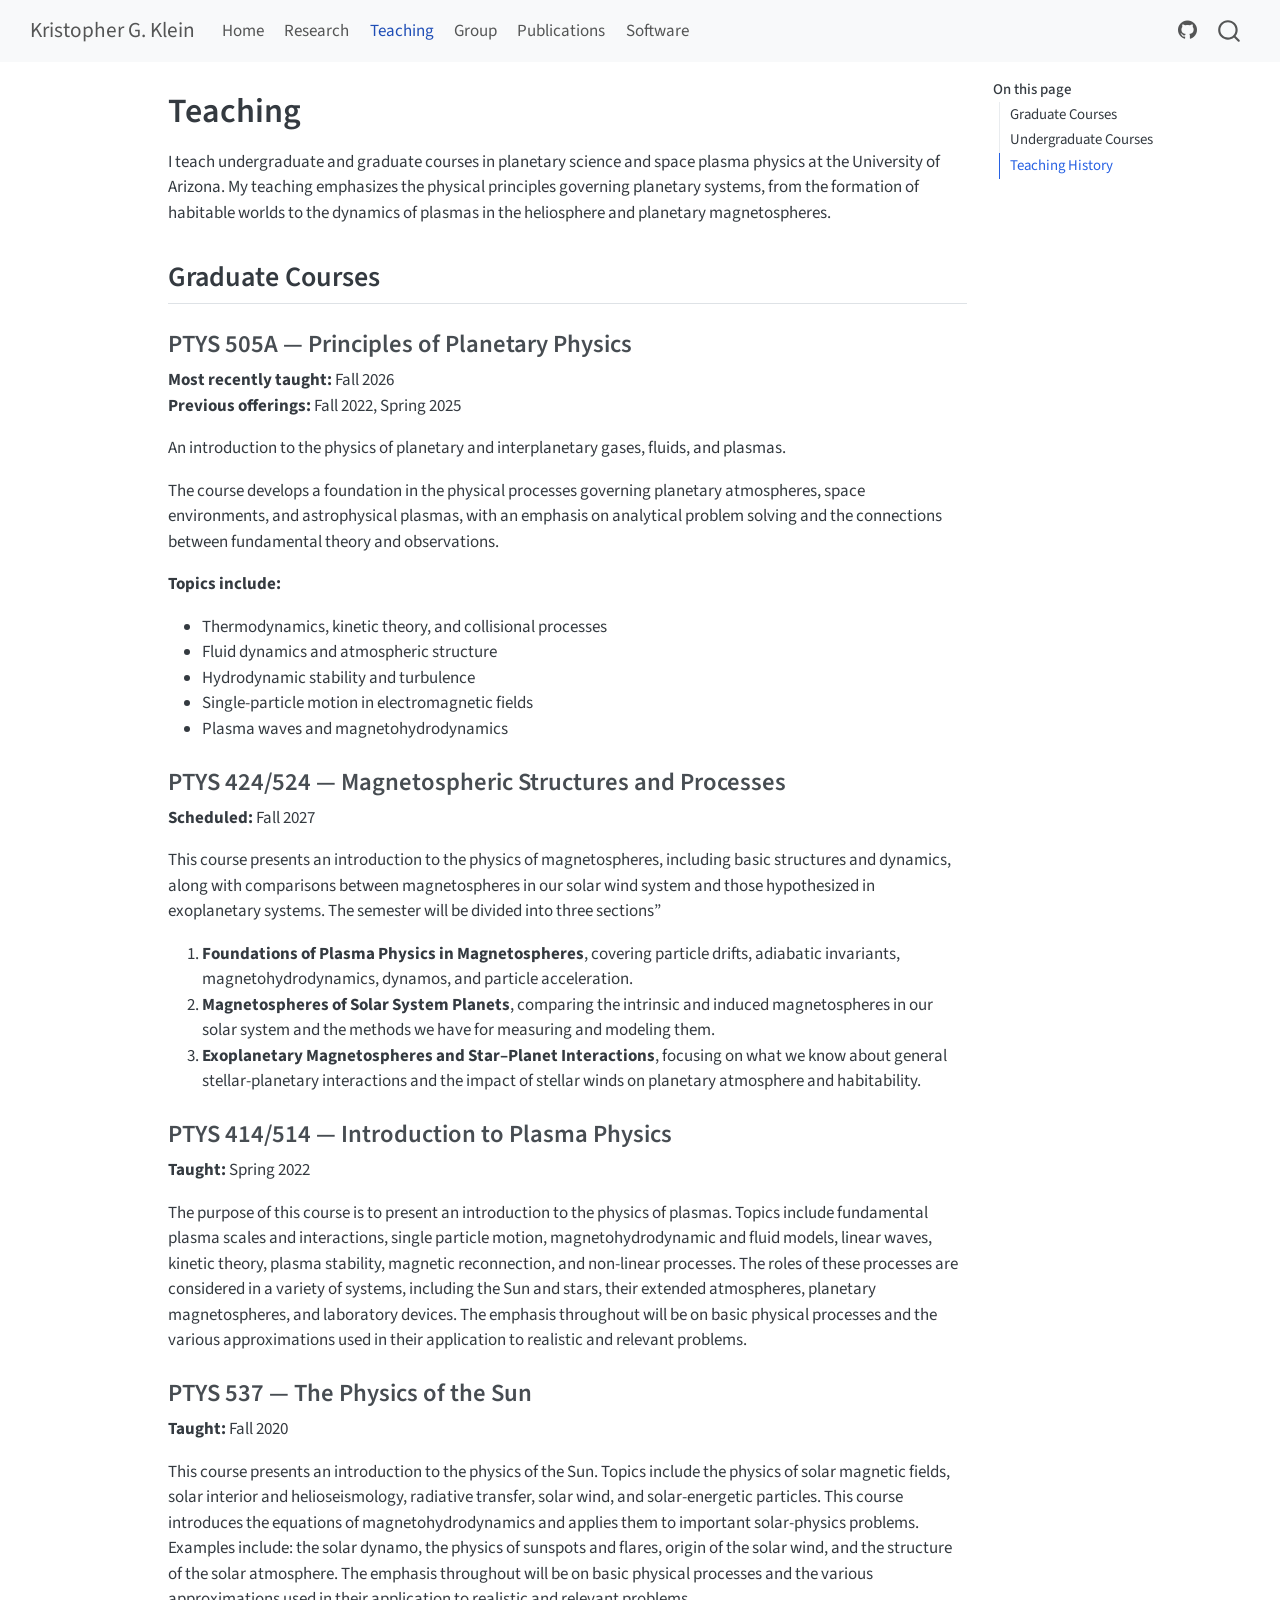
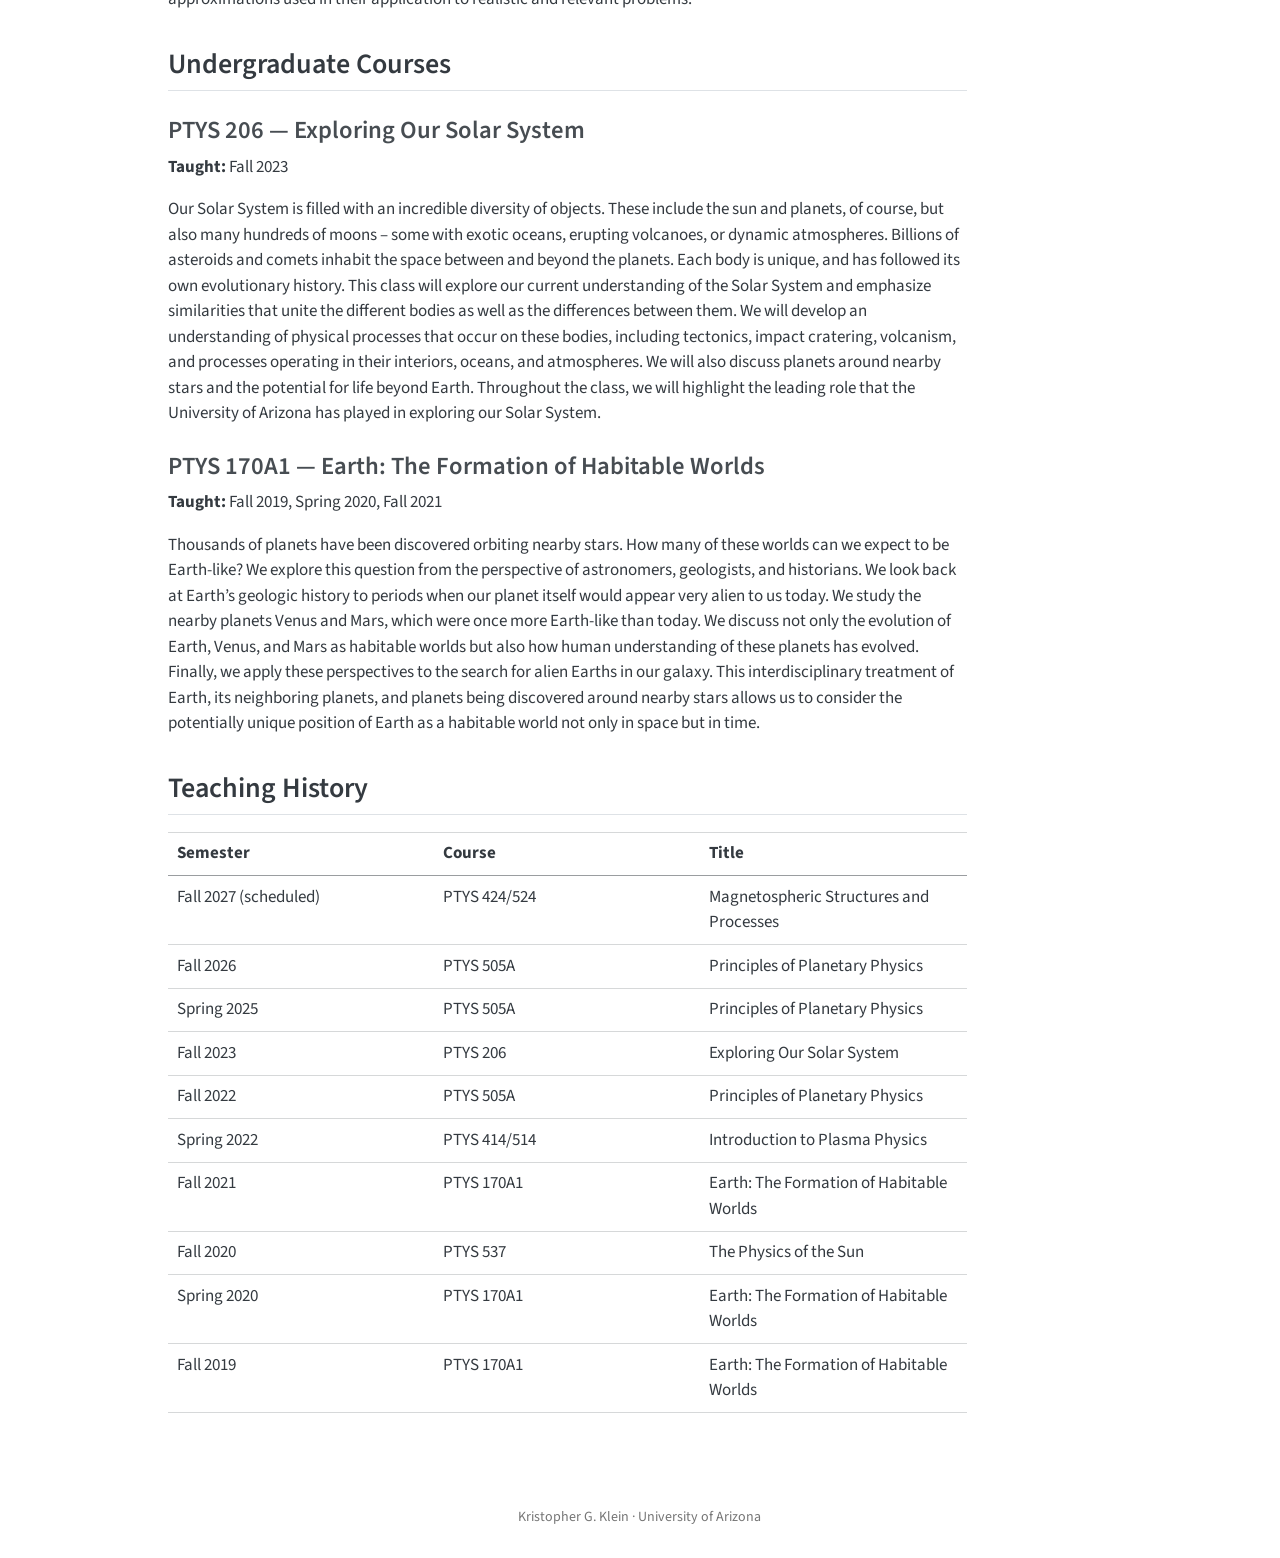
<file: teaching.html>
<!DOCTYPE html>
<html xmlns="http://www.w3.org/1999/xhtml" lang="en" xml:lang="en"><head>

<meta charset="utf-8">
<meta name="generator" content="quarto-1.10.19">

<meta name="viewport" content="width=device-width, initial-scale=1.0, user-scalable=yes">


<title>Teaching – Kristopher G. Klein</title>
<style>
/* Default styles provided by pandoc.
** See https://pandoc.org/MANUAL.html#variables-for-html for config info.
*/
span.smallcaps{font-variant: small-caps;}
div.columns{display: flex; gap: 1.5em;}
div.column{flex: auto;}
@media screen {
div.columns{gap: min(4vw, 1.5em);}
div.column{overflow-x: auto;}
}
div.hanging-indent{margin-left: 1.5em; text-indent: -1.5em;}
ul.task-list{list-style: none;}
ul.task-list li input[type="checkbox"] {
  width: 0.8em;
  margin: 0 0.8em 0.2em -1em; /* quarto-specific, see https://github.com/quarto-dev/quarto-cli/issues/4556 */ 
  vertical-align: middle;
}
</style>


<script src="site_libs/quarto-nav/quarto-nav.js"></script>
<script src="site_libs/quarto-nav/headroom.min.js"></script>
<script src="site_libs/clipboard/clipboard.min.js"></script>
<script src="site_libs/quarto-search/autocomplete.umd.js"></script>
<script src="site_libs/quarto-search/fuse.min.js"></script>
<script src="site_libs/quarto-search/quarto-search.js"></script>
<meta name="quarto:offset" content="./">
<script src="site_libs/quarto-html/quarto.js" type="module"></script>
<script src="site_libs/quarto-html/tabsets/tabsets.js" type="module"></script>
<script src="site_libs/quarto-html/popper.min.js"></script>
<script src="site_libs/quarto-html/tippy.umd.min.js"></script>
<script src="site_libs/quarto-html/anchor.min.js"></script>
<link href="site_libs/quarto-html/tippy.css" rel="stylesheet">
<link href="site_libs/quarto-html/quarto-syntax-highlighting-bf27225e3a48a9273f3daa8f8e829971.css" rel="stylesheet" id="quarto-text-highlighting-styles">
<script src="site_libs/bootstrap/bootstrap.min.js"></script>
<link href="site_libs/bootstrap/bootstrap-icons.css" rel="stylesheet">
<link href="site_libs/bootstrap/bootstrap-b7f82611479fd900e417347cb3c57043.min.css" rel="stylesheet" append-hash="true" id="quarto-bootstrap" data-mode="light">
<script id="quarto-search-options" type="application/json">{
  "location": "navbar",
  "copy-button": false,
  "collapse-after": 3,
  "panel-placement": "end",
  "type": "overlay",
  "limit": 50,
  "keyboard-shortcut": [
    "f",
    "/",
    "s"
  ],
  "show-item-context": false,
  "language": {
    "search-no-results-text": "No results",
    "search-matching-documents-text": "matching documents",
    "search-copy-link-title": "Copy link to search",
    "search-hide-matches-text": "Hide additional matches",
    "search-more-match-text": "more match in this document",
    "search-more-matches-text": "more matches in this document",
    "search-clear-button-title": "Clear",
    "search-text-placeholder": "",
    "search-detached-cancel-button-title": "Cancel",
    "search-submit-button-title": "Submit",
    "search-label": "Search"
  }
}</script>
<link rel="stylesheet" href="https://cdn.jsdelivr.net/npm/bootstrap-icons@1.13.1/font/bootstrap-icons.min.css">


</head>

<body class="nav-fixed quarto-light">

<div id="quarto-search-results"></div>
  <header id="quarto-header" class="headroom fixed-top">
    <nav class="navbar navbar-expand-lg " data-bs-theme="dark">
      <div class="navbar-container container-fluid">
      <div class="navbar-brand-container mx-auto">
    <a class="navbar-brand" href="./index.html">
    <span class="navbar-title">Kristopher G. Klein</span>
    </a>
  </div>
            <div id="quarto-search" class="" title="Search"></div>
          <button class="navbar-toggler" type="button" data-bs-toggle="collapse" data-bs-target="#navbarCollapse" aria-controls="navbarCollapse" role="menu" aria-expanded="false" aria-label="Toggle navigation" onclick="if (window.quartoToggleHeadroom) { window.quartoToggleHeadroom(); }">
  <span class="navbar-toggler-icon"></span>
</button>
          <div class="collapse navbar-collapse" id="navbarCollapse">
            <ul class="navbar-nav navbar-nav-scroll me-auto">
  <li class="nav-item">
    <a class="nav-link" href="./index.html"> 
<span class="menu-text">Home</span></a>
  </li>  
  <li class="nav-item">
    <a class="nav-link" href="./research.html"> 
<span class="menu-text">Research</span></a>
  </li>  
  <li class="nav-item">
    <a class="nav-link active" href="./teaching.html" aria-current="page"> 
<span class="menu-text">Teaching</span></a>
  </li>  
  <li class="nav-item">
    <a class="nav-link" href="./group.html"> 
<span class="menu-text">Group</span></a>
  </li>  
  <li class="nav-item">
    <a class="nav-link" href="./publications.html"> 
<span class="menu-text">Publications</span></a>
  </li>  
  <li class="nav-item">
    <a class="nav-link" href="./software.html"> 
<span class="menu-text">Software</span></a>
  </li>  
</ul>
            <ul class="navbar-nav navbar-nav-scroll ms-auto">
  <li class="nav-item compact">
    <a class="nav-link" href="https://github.com/kgklein"> <i class="bi bi-github" role="img" aria-label="GitHub">
</i> 
<span class="menu-text"></span></a>
  </li>  
</ul>
          </div> <!-- /navcollapse -->
            <div class="quarto-navbar-tools">
</div>
      </div> <!-- /container-fluid -->
    </nav>
</header>
<!-- content -->
<div id="quarto-content" class="quarto-container page-columns page-rows-contents page-layout-article page-navbar">
<!-- sidebar -->
<!-- margin-sidebar -->
    <div id="quarto-margin-sidebar" class="sidebar margin-sidebar">
        <nav id="TOC" role="doc-toc" class="toc-active">
    <h2 id="toc-title">On this page</h2>
   
  <ul>
  <li><a href="#graduate-courses" id="toc-graduate-courses" class="nav-link active" data-scroll-target="#graduate-courses">Graduate Courses</a>
  <ul class="collapse">
  <li><a href="#ptys-505a-principles-of-planetary-physics" id="toc-ptys-505a-principles-of-planetary-physics" class="nav-link" data-scroll-target="#ptys-505a-principles-of-planetary-physics">PTYS 505A — Principles of Planetary Physics</a></li>
  <li><a href="#ptys-424524-magnetospheric-structures-and-processes" id="toc-ptys-424524-magnetospheric-structures-and-processes" class="nav-link" data-scroll-target="#ptys-424524-magnetospheric-structures-and-processes">PTYS 424/524 — Magnetospheric Structures and Processes</a></li>
  <li><a href="#ptys-414514-introduction-to-plasma-physics" id="toc-ptys-414514-introduction-to-plasma-physics" class="nav-link" data-scroll-target="#ptys-414514-introduction-to-plasma-physics">PTYS 414/514 — Introduction to Plasma Physics</a></li>
  <li><a href="#ptys-537-the-physics-of-the-sun" id="toc-ptys-537-the-physics-of-the-sun" class="nav-link" data-scroll-target="#ptys-537-the-physics-of-the-sun">PTYS 537 — The Physics of the Sun</a></li>
  </ul></li>
  <li><a href="#undergraduate-courses" id="toc-undergraduate-courses" class="nav-link" data-scroll-target="#undergraduate-courses">Undergraduate Courses</a>
  <ul class="collapse">
  <li><a href="#ptys-206-exploring-our-solar-system" id="toc-ptys-206-exploring-our-solar-system" class="nav-link" data-scroll-target="#ptys-206-exploring-our-solar-system">PTYS 206 — Exploring Our Solar System</a></li>
  <li><a href="#ptys-170a1-earth-the-formation-of-habitable-worlds" id="toc-ptys-170a1-earth-the-formation-of-habitable-worlds" class="nav-link" data-scroll-target="#ptys-170a1-earth-the-formation-of-habitable-worlds">PTYS 170A1 — Earth: The Formation of Habitable Worlds</a></li>
  </ul></li>
  <li><a href="#teaching-history" id="toc-teaching-history" class="nav-link" data-scroll-target="#teaching-history">Teaching History</a></li>
  </ul>
</nav>
    </div>
<!-- main -->
<main class="content" id="quarto-document-content">

<header id="title-block-header" class="quarto-title-block default">
<div class="quarto-title">
<h1 class="title">Teaching</h1>
</div>



<div class="quarto-title-meta">

    
  
    
  </div>
  


</header>


<p>I teach undergraduate and graduate courses in planetary science and space plasma physics at the University of Arizona. My teaching emphasizes the physical principles governing planetary systems, from the formation of habitable worlds to the dynamics of plasmas in the heliosphere and planetary magnetospheres.</p>
<section id="graduate-courses" class="level2">
<h2 class="anchored" data-anchor-id="graduate-courses">Graduate Courses</h2>
<section id="ptys-505a-principles-of-planetary-physics" class="level3">
<h3 class="anchored" data-anchor-id="ptys-505a-principles-of-planetary-physics">PTYS 505A — Principles of Planetary Physics</h3>
<p><strong>Most recently taught:</strong> Fall 2026<br>
<strong>Previous offerings:</strong> Fall 2022, Spring 2025</p>
<p>An introduction to the physics of planetary and interplanetary gases, fluids, and plasmas.</p>
<p>The course develops a foundation in the physical processes governing planetary atmospheres, space environments, and astrophysical plasmas, with an emphasis on analytical problem solving and the connections between fundamental theory and observations.</p>
<p><strong>Topics include:</strong></p>
<ul>
<li>Thermodynamics, kinetic theory, and collisional processes</li>
<li>Fluid dynamics and atmospheric structure</li>
<li>Hydrodynamic stability and turbulence</li>
<li>Single-particle motion in electromagnetic fields</li>
<li>Plasma waves and magnetohydrodynamics</li>
</ul>
</section>
<section id="ptys-424524-magnetospheric-structures-and-processes" class="level3">
<h3 class="anchored" data-anchor-id="ptys-424524-magnetospheric-structures-and-processes">PTYS 424/524 — Magnetospheric Structures and Processes</h3>
<p><strong>Scheduled:</strong> Fall 2027</p>
<p>This course presents an introduction to the physics of magnetospheres, including basic structures and dynamics, along with comparisons between magnetospheres in our solar wind system and those hypothesized in exoplanetary systems. The semester will be divided into three sections”</p>
<ol type="1">
<li><strong>Foundations of Plasma Physics in Magnetospheres</strong>, covering particle drifts, adiabatic invariants, magnetohydrodynamics, dynamos, and particle acceleration.</li>
<li><strong>Magnetospheres of Solar System Planets</strong>, comparing the intrinsic and induced magnetospheres in our solar system and the methods we have for measuring and modeling them.</li>
<li><strong>Exoplanetary Magnetospheres and Star–Planet Interactions</strong>, focusing on what we know about general stellar-planetary interactions and the impact of stellar winds on planetary atmosphere and habitability.</li>
</ol>
</section>
<section id="ptys-414514-introduction-to-plasma-physics" class="level3">
<h3 class="anchored" data-anchor-id="ptys-414514-introduction-to-plasma-physics">PTYS 414/514 — Introduction to Plasma Physics</h3>
<p><strong>Taught:</strong> Spring 2022</p>
<p>The purpose of this course is to present an introduction to the physics of plasmas. Topics include fundamental plasma scales and interactions, single particle motion, magnetohydrodynamic and fluid models, linear waves, kinetic theory, plasma stability, magnetic reconnection, and non-linear processes. The roles of these processes are considered in a variety of systems, including the Sun and stars, their extended atmospheres, planetary magnetospheres, and laboratory devices. The emphasis throughout will be on basic physical processes and the various approximations used in their application to realistic and relevant problems.</p>
</section>
<section id="ptys-537-the-physics-of-the-sun" class="level3">
<h3 class="anchored" data-anchor-id="ptys-537-the-physics-of-the-sun">PTYS 537 — The Physics of the Sun</h3>
<p><strong>Taught:</strong> Fall 2020</p>
<p>This course presents an introduction to the physics of the Sun. Topics include the physics of solar magnetic fields, solar interior and helioseismology, radiative transfer, solar wind, and solar-energetic particles. This course introduces the equations of magnetohydrodynamics and applies them to important solar-physics problems. Examples include: the solar dynamo, the physics of sunspots and flares, origin of the solar wind, and the structure of the solar atmosphere. The emphasis throughout will be on basic physical processes and the various approximations used in their application to realistic and relevant problems.</p>
</section>
</section>
<section id="undergraduate-courses" class="level2">
<h2 class="anchored" data-anchor-id="undergraduate-courses">Undergraduate Courses</h2>
<section id="ptys-206-exploring-our-solar-system" class="level3">
<h3 class="anchored" data-anchor-id="ptys-206-exploring-our-solar-system">PTYS 206 — Exploring Our Solar System</h3>
<p><strong>Taught:</strong> Fall 2023</p>
<p>Our Solar System is filled with an incredible diversity of objects. These include the sun and planets, of course, but also many hundreds of moons – some with exotic oceans, erupting volcanoes, or dynamic atmospheres. Billions of asteroids and comets inhabit the space between and beyond the planets. Each body is unique, and has followed its own evolutionary history. This class will explore our current understanding of the Solar System and emphasize similarities that unite the different bodies as well as the differences between them. We will develop an understanding of physical processes that occur on these bodies, including tectonics, impact cratering, volcanism, and processes operating in their interiors, oceans, and atmospheres. We will also discuss planets around nearby stars and the potential for life beyond Earth. Throughout the class, we will highlight the leading role that the University of Arizona has played in exploring our Solar System.</p>
</section>
<section id="ptys-170a1-earth-the-formation-of-habitable-worlds" class="level3">
<h3 class="anchored" data-anchor-id="ptys-170a1-earth-the-formation-of-habitable-worlds">PTYS 170A1 — Earth: The Formation of Habitable Worlds</h3>
<p><strong>Taught:</strong> Fall 2019, Spring 2020, Fall 2021</p>
<p>Thousands of planets have been discovered orbiting nearby stars. How many of these worlds can we expect to be Earth-like? We explore this question from the perspective of astronomers, geologists, and historians. We look back at Earth’s geologic history to periods when our planet itself would appear very alien to us today. We study the nearby planets Venus and Mars, which were once more Earth-like than today. We discuss not only the evolution of Earth, Venus, and Mars as habitable worlds but also how human understanding of these planets has evolved. Finally, we apply these perspectives to the search for alien Earths in our galaxy. This interdisciplinary treatment of Earth, its neighboring planets, and planets being discovered around nearby stars allows us to consider the potentially unique position of Earth as a habitable world not only in space but in time.</p>
</section>
</section>
<section id="teaching-history" class="level2">
<h2 class="anchored" data-anchor-id="teaching-history">Teaching History</h2>
<table class="caption-top table">
<colgroup>
<col style="width: 33%">
<col style="width: 33%">
<col style="width: 33%">
</colgroup>
<thead>
<tr class="header">
<th>Semester</th>
<th>Course</th>
<th>Title</th>
</tr>
</thead>
<tbody>
<tr class="odd">
<td>Fall 2027 (scheduled)</td>
<td>PTYS 424/524</td>
<td>Magnetospheric Structures and Processes</td>
</tr>
<tr class="even">
<td>Fall 2026</td>
<td>PTYS 505A</td>
<td>Principles of Planetary Physics</td>
</tr>
<tr class="odd">
<td>Spring 2025</td>
<td>PTYS 505A</td>
<td>Principles of Planetary Physics</td>
</tr>
<tr class="even">
<td>Fall 2023</td>
<td>PTYS 206</td>
<td>Exploring Our Solar System</td>
</tr>
<tr class="odd">
<td>Fall 2022</td>
<td>PTYS 505A</td>
<td>Principles of Planetary Physics</td>
</tr>
<tr class="even">
<td>Spring 2022</td>
<td>PTYS 414/514</td>
<td>Introduction to Plasma Physics</td>
</tr>
<tr class="odd">
<td>Fall 2021</td>
<td>PTYS 170A1</td>
<td>Earth: The Formation of Habitable Worlds</td>
</tr>
<tr class="even">
<td>Fall 2020</td>
<td>PTYS 537</td>
<td>The Physics of the Sun</td>
</tr>
<tr class="odd">
<td>Spring 2020</td>
<td>PTYS 170A1</td>
<td>Earth: The Formation of Habitable Worlds</td>
</tr>
<tr class="even">
<td>Fall 2019</td>
<td>PTYS 170A1</td>
<td>Earth: The Formation of Habitable Worlds</td>
</tr>
</tbody>
</table>


</section>

</main> <!-- /main -->
<script id="quarto-html-after-body" type="application/javascript">
  window.document.addEventListener("DOMContentLoaded", function (event) {
    const icon = "";
    const anchorJS = new window.AnchorJS();
    anchorJS.options = {
      placement: 'right',
      icon: icon
    };
    anchorJS.add('.anchored');
    const isCodeAnnotation = (el) => {
      for (const clz of el.classList) {
        if (clz.startsWith('code-annotation-')) {                     
          return true;
        }
      }
      return false;
    }
    const onCopySuccess = function(e) {
      // button target
      const button = e.trigger;
      // don't keep focus
      button.blur();
      // flash "checked"
      button.classList.add('code-copy-button-checked');
      var currentTitle = button.getAttribute("title");
      button.setAttribute("title", "Copied!");
      let tooltip;
      if (window.bootstrap) {
        button.setAttribute("data-bs-toggle", "tooltip");
        button.setAttribute("data-bs-placement", "left");
        button.setAttribute("data-bs-title", "Copied!");
        tooltip = new bootstrap.Tooltip(button, 
          { trigger: "manual", 
            customClass: "code-copy-button-tooltip",
            offset: [0, -8]});
        tooltip.show();    
      }
      setTimeout(function() {
        if (tooltip) {
          tooltip.hide();
          button.removeAttribute("data-bs-title");
          button.removeAttribute("data-bs-toggle");
          button.removeAttribute("data-bs-placement");
        }
        button.setAttribute("title", currentTitle);
        button.classList.remove('code-copy-button-checked');
      }, 1000);
      // clear code selection
      e.clearSelection();
    }
    const getTextToCopy = function(trigger) {
      const outerScaffold = trigger.parentElement.cloneNode(true);
      const codeEl = outerScaffold.querySelector('code');
      for (const childEl of codeEl.children) {
        if (isCodeAnnotation(childEl)) {
          childEl.remove();
        }
      }
      return codeEl.innerText;
    }
    const clipboard = new window.ClipboardJS('.code-copy-button:not([data-in-quarto-modal])', {
      text: getTextToCopy
    });
    clipboard.on('success', onCopySuccess);
    if (window.document.getElementById('quarto-embedded-source-code-modal')) {
      const clipboardModal = new window.ClipboardJS('.code-copy-button[data-in-quarto-modal]', {
        text: getTextToCopy,
        container: window.document.getElementById('quarto-embedded-source-code-modal')
      });
      clipboardModal.on('success', onCopySuccess);
    }
      var localhostRegex = new RegExp(/^(?:http|https):\/\/localhost\:?[0-9]*\//);
      var mailtoRegex = new RegExp(/^mailto:/);
        var filterRegex = new RegExp("https:\/\/kgklein\.github\.io");
      var isInternal = (href) => {
          return filterRegex.test(href) || localhostRegex.test(href) || mailtoRegex.test(href);
      }
      // Inspect non-navigation links and adorn them if external
     var links = window.document.querySelectorAll('a[href]:not(.nav-link):not(.navbar-brand):not(.toc-action):not(.sidebar-link):not(.sidebar-item-toggle):not(.pagination-link):not(.no-external):not([aria-hidden]):not(.dropdown-item):not(.quarto-navigation-tool):not(.about-link)');
      for (var i=0; i<links.length; i++) {
        const link = links[i];
        if (!isInternal(link.href)) {
          // undo the damage that might have been done by quarto-nav.js in the case of
          // links that we want to consider external
          if (link.dataset.originalHref !== undefined) {
            link.href = link.dataset.originalHref;
          }
            // target, if specified
            link.setAttribute("target", "_blank");
            if (link.getAttribute("rel") === null) {
              link.setAttribute("rel", "noopener");
            }
        }
      }
    function tippyHover(el, contentFn, onTriggerFn, onUntriggerFn) {
      const config = {
        allowHTML: true,
        maxWidth: 500,
        delay: 100,
        arrow: false,
        appendTo: function(el) {
            return el.parentElement;
        },
        interactive: true,
        interactiveBorder: 10,
        theme: 'quarto',
        placement: 'bottom-start',
      };
      if (contentFn) {
        config.content = contentFn;
      }
      if (onTriggerFn) {
        config.onTrigger = onTriggerFn;
      }
      if (onUntriggerFn) {
        config.onUntrigger = onUntriggerFn;
      }
      window.tippy(el, config); 
    }
    const noterefs = window.document.querySelectorAll('a[role="doc-noteref"]');
    for (var i=0; i<noterefs.length; i++) {
      const ref = noterefs[i];
      tippyHover(ref, function() {
        // use id or data attribute instead here
        let href = ref.getAttribute('data-footnote-href') || ref.getAttribute('href');
        try { href = new URL(href).hash; } catch {}
        const id = href.replace(/^#\/?/, "");
        const note = window.document.getElementById(id);
        if (note) {
          return note.innerHTML;
        } else {
          return "";
        }
      });
    }
    const xrefs = window.document.querySelectorAll('a.quarto-xref');
    const processXRef = (id, note) => {
      // Strip column container classes
      const stripColumnClz = (el) => {
        el.classList.remove("page-full", "page-columns");
        if (el.children) {
          for (const child of el.children) {
            stripColumnClz(child);
          }
        }
      }
      stripColumnClz(note)
      if (id === null || id.startsWith('sec-')) {
        // Special case sections, only their first couple elements
        const container = document.createElement("div");
        if (note.children && note.children.length > 2) {
          container.appendChild(note.children[0].cloneNode(true));
          for (let i = 1; i < note.children.length; i++) {
            const child = note.children[i];
            if (child.tagName === "P" && child.innerText === "") {
              continue;
            } else {
              container.appendChild(child.cloneNode(true));
              break;
            }
          }
          if (window.Quarto?.typesetMath) {
            window.Quarto.typesetMath(container);
          }
          return container.innerHTML
        } else {
          if (window.Quarto?.typesetMath) {
            window.Quarto.typesetMath(note);
          }
          return note.innerHTML;
        }
      } else {
        // Remove any anchor links if they are present
        const anchorLink = note.querySelector('a.anchorjs-link');
        if (anchorLink) {
          anchorLink.remove();
        }
        if (window.Quarto?.typesetMath) {
          window.Quarto.typesetMath(note);
        }
        if (note.classList.contains("callout")) {
          return note.outerHTML;
        } else {
          return note.innerHTML;
        }
      }
    }
    for (var i=0; i<xrefs.length; i++) {
      const xref = xrefs[i];
      tippyHover(xref, undefined, function(instance) {
        instance.disable();
        let url = xref.getAttribute('href');
        let hash = undefined; 
        if (url.startsWith('#')) {
          hash = url;
        } else {
          try { hash = new URL(url).hash; } catch {}
        }
        if (hash) {
          const id = hash.replace(/^#\/?/, "");
          const note = window.document.getElementById(id);
          if (note !== null) {
            try {
              const html = processXRef(id, note.cloneNode(true));
              instance.setContent(html);
            } finally {
              instance.enable();
              instance.show();
            }
          } else {
            // See if we can fetch this
            fetch(url.split('#')[0])
            .then(res => res.text())
            .then(html => {
              const parser = new DOMParser();
              const htmlDoc = parser.parseFromString(html, "text/html");
              const note = htmlDoc.getElementById(id);
              if (note !== null) {
                const html = processXRef(id, note);
                instance.setContent(html);
              } 
            }).finally(() => {
              instance.enable();
              instance.show();
            });
          }
        } else {
          // See if we can fetch a full url (with no hash to target)
          // This is a special case and we should probably do some content thinning / targeting
          fetch(url)
          .then(res => res.text())
          .then(html => {
            const parser = new DOMParser();
            const htmlDoc = parser.parseFromString(html, "text/html");
            const note = htmlDoc.querySelector('main.content');
            if (note !== null) {
              // This should only happen for chapter cross references
              // (since there is no id in the URL)
              // remove the first header
              if (note.children.length > 0 && note.children[0].tagName === "HEADER") {
                note.children[0].remove();
              }
              const html = processXRef(null, note);
              instance.setContent(html);
            } 
          }).finally(() => {
            instance.enable();
            instance.show();
          });
        }
      }, function(instance) {
      });
    }
        let selectedAnnoteEl;
        const selectorForAnnotation = ( cell, annotation) => {
          let cellAttr = 'data-code-cell="' + cell + '"';
          let lineAttr = 'data-code-annotation="' +  annotation + '"';
          const selector = 'span[' + cellAttr + '][' + lineAttr + ']';
          return selector;
        }
        const selectCodeLines = (annoteEl) => {
          const doc = window.document;
          const targetCell = annoteEl.getAttribute("data-target-cell");
          const targetAnnotation = annoteEl.getAttribute("data-target-annotation");
          const annoteSpan = window.document.querySelector(selectorForAnnotation(targetCell, targetAnnotation));
          const lines = annoteSpan.getAttribute("data-code-lines").split(",");
          const lineIds = lines.map((line) => {
            return targetCell + "-" + line;
          })
          let top = null;
          let height = null;
          let parent = null;
          if (lineIds.length > 0) {
              //compute the position of the single el (top and bottom and make a div)
              const el = window.document.getElementById(lineIds[0]);
              top = el.offsetTop;
              height = el.offsetHeight;
              parent = el.parentElement.parentElement;
            if (lineIds.length > 1) {
              const lastEl = window.document.getElementById(lineIds[lineIds.length - 1]);
              const bottom = lastEl.offsetTop + lastEl.offsetHeight;
              height = bottom - top;
            }
            if (top !== null && height !== null && parent !== null) {
              // cook up a div (if necessary) and position it 
              let div = window.document.getElementById("code-annotation-line-highlight");
              if (div === null) {
                div = window.document.createElement("div");
                div.setAttribute("id", "code-annotation-line-highlight");
                div.style.position = 'absolute';
                parent.appendChild(div);
              }
              div.style.top = top - 2 + "px";
              div.style.height = height + 4 + "px";
              div.style.left = 0;
              let gutterDiv = window.document.getElementById("code-annotation-line-highlight-gutter");
              if (gutterDiv === null) {
                gutterDiv = window.document.createElement("div");
                gutterDiv.setAttribute("id", "code-annotation-line-highlight-gutter");
                gutterDiv.style.position = 'absolute';
                const codeCell = window.document.getElementById(targetCell);
                const gutter = codeCell.querySelector('.code-annotation-gutter');
                gutter.appendChild(gutterDiv);
              }
              gutterDiv.style.top = top - 2 + "px";
              gutterDiv.style.height = height + 4 + "px";
            }
            selectedAnnoteEl = annoteEl;
          }
        };
        const unselectCodeLines = () => {
          const elementsIds = ["code-annotation-line-highlight", "code-annotation-line-highlight-gutter"];
          elementsIds.forEach((elId) => {
            const div = window.document.getElementById(elId);
            if (div) {
              div.remove();
            }
          });
          selectedAnnoteEl = undefined;
        };
          // Handle positioning of the toggle
      window.addEventListener(
        "resize",
        throttle(() => {
          elRect = undefined;
          if (selectedAnnoteEl) {
            selectCodeLines(selectedAnnoteEl);
          }
        }, 10)
      );
      function throttle(fn, ms) {
      let throttle = false;
      let timer;
        return (...args) => {
          if(!throttle) { // first call gets through
              fn.apply(this, args);
              throttle = true;
          } else { // all the others get throttled
              if(timer) clearTimeout(timer); // cancel #2
              timer = setTimeout(() => {
                fn.apply(this, args);
                timer = throttle = false;
              }, ms);
          }
        };
      }
        // Attach click handler to the DT
        const annoteDls = window.document.querySelectorAll('dt[data-target-cell]');
        for (const annoteDlNode of annoteDls) {
          annoteDlNode.addEventListener('click', (event) => {
            const clickedEl = event.target;
            if (clickedEl !== selectedAnnoteEl) {
              unselectCodeLines();
              const activeEl = window.document.querySelector('dt[data-target-cell].code-annotation-active');
              if (activeEl) {
                activeEl.classList.remove('code-annotation-active');
              }
              selectCodeLines(clickedEl);
              clickedEl.classList.add('code-annotation-active');
            } else {
              // Unselect the line
              unselectCodeLines();
              clickedEl.classList.remove('code-annotation-active');
            }
          });
        }
    const findCites = (el) => {
      const parentEl = el.parentElement;
      if (parentEl) {
        const cites = parentEl.dataset.cites;
        if (cites) {
          return {
            el,
            cites: cites.split(' ')
          };
        } else {
          return findCites(el.parentElement)
        }
      } else {
        return undefined;
      }
    };
    var bibliorefs = window.document.querySelectorAll('a[role="doc-biblioref"]');
    for (var i=0; i<bibliorefs.length; i++) {
      const ref = bibliorefs[i];
      const citeInfo = findCites(ref);
      if (citeInfo) {
        tippyHover(citeInfo.el, function() {
          var popup = window.document.createElement('div');
          citeInfo.cites.forEach(function(cite) {
            var citeDiv = window.document.createElement('div');
            citeDiv.classList.add('hanging-indent');
            citeDiv.classList.add('csl-entry');
            var biblioDiv = window.document.getElementById('ref-' + cite);
            if (biblioDiv) {
              citeDiv.innerHTML = biblioDiv.innerHTML;
            }
            popup.appendChild(citeDiv);
          });
          return popup.innerHTML;
        });
      }
    }
  });
  </script>
</div> <!-- /content -->
<footer class="footer">
  <div class="nav-footer">
    <div class="nav-footer-left">
      &nbsp;
    </div>   
    <div class="nav-footer-center">
<p>Kristopher G. Klein · University of Arizona</p>
</div>
    <div class="nav-footer-right">
      &nbsp;
    </div>
  </div>
</footer>




</body></html>
</file>
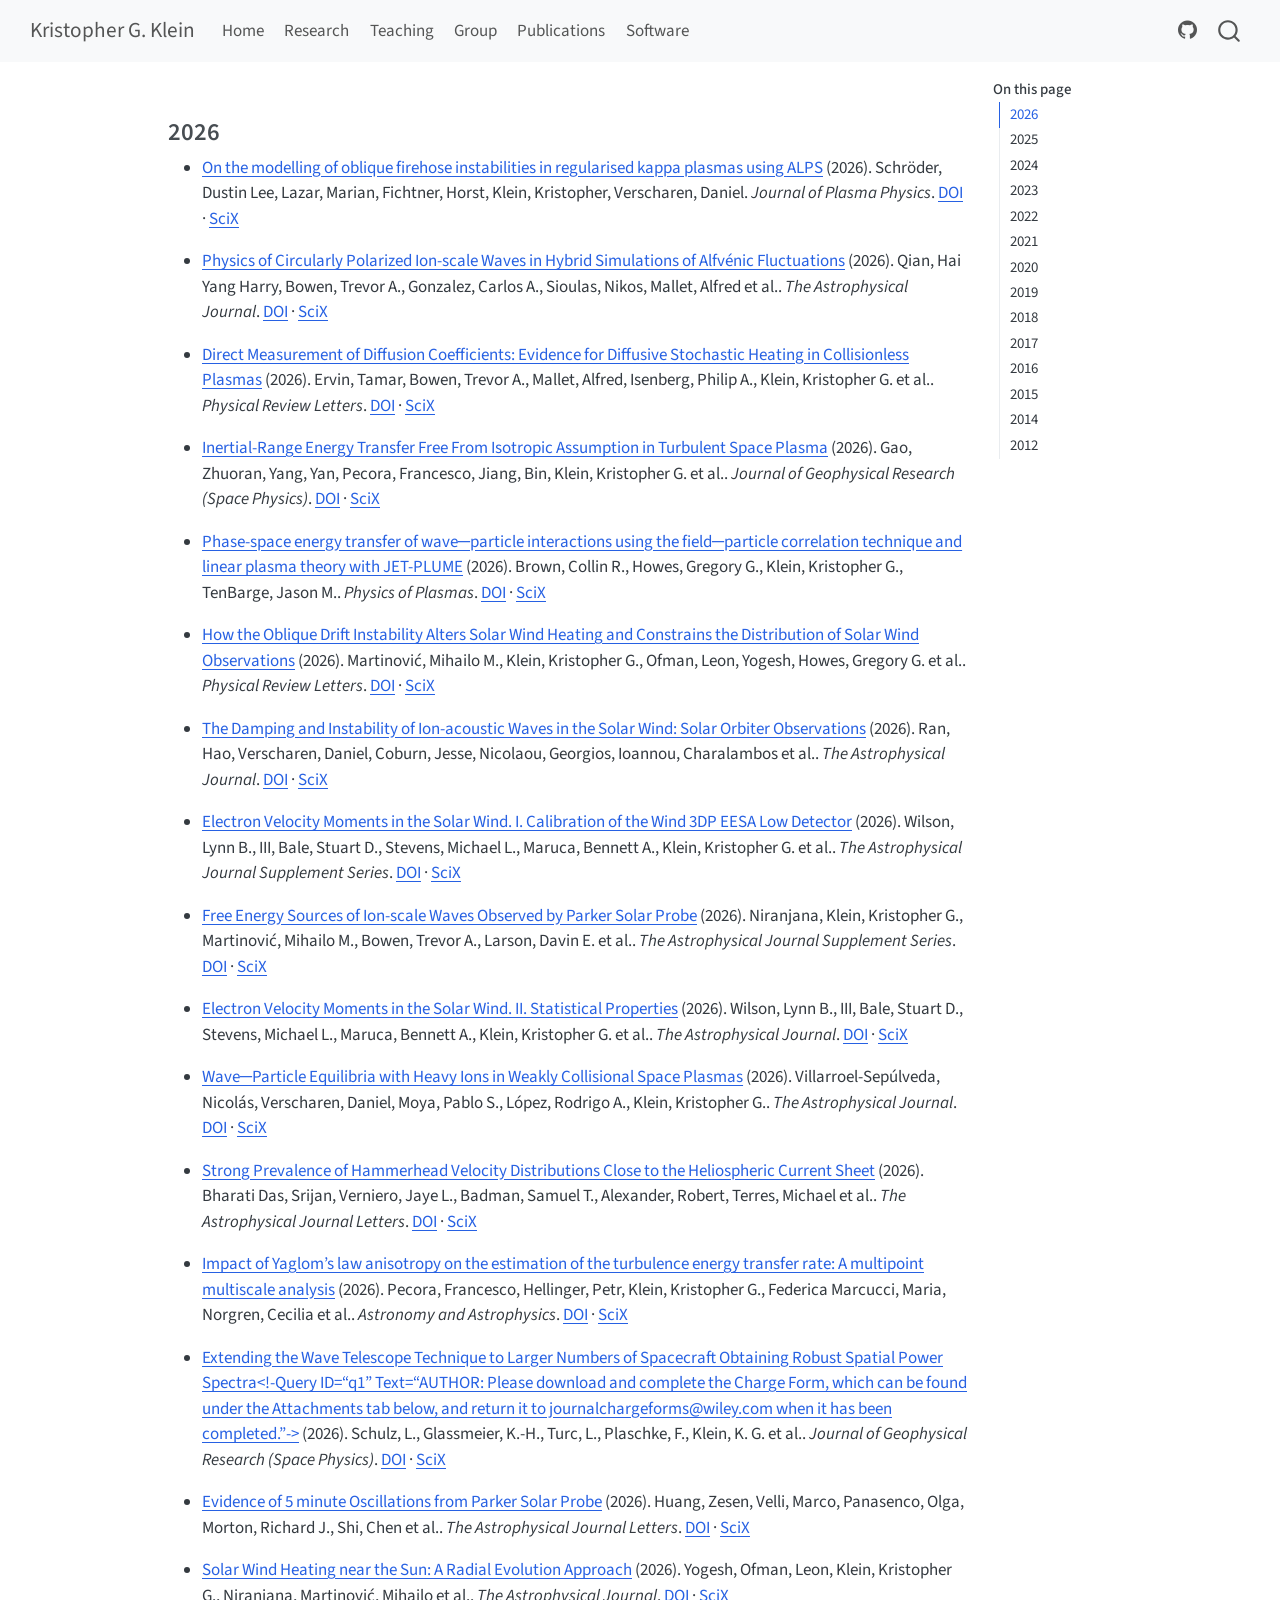
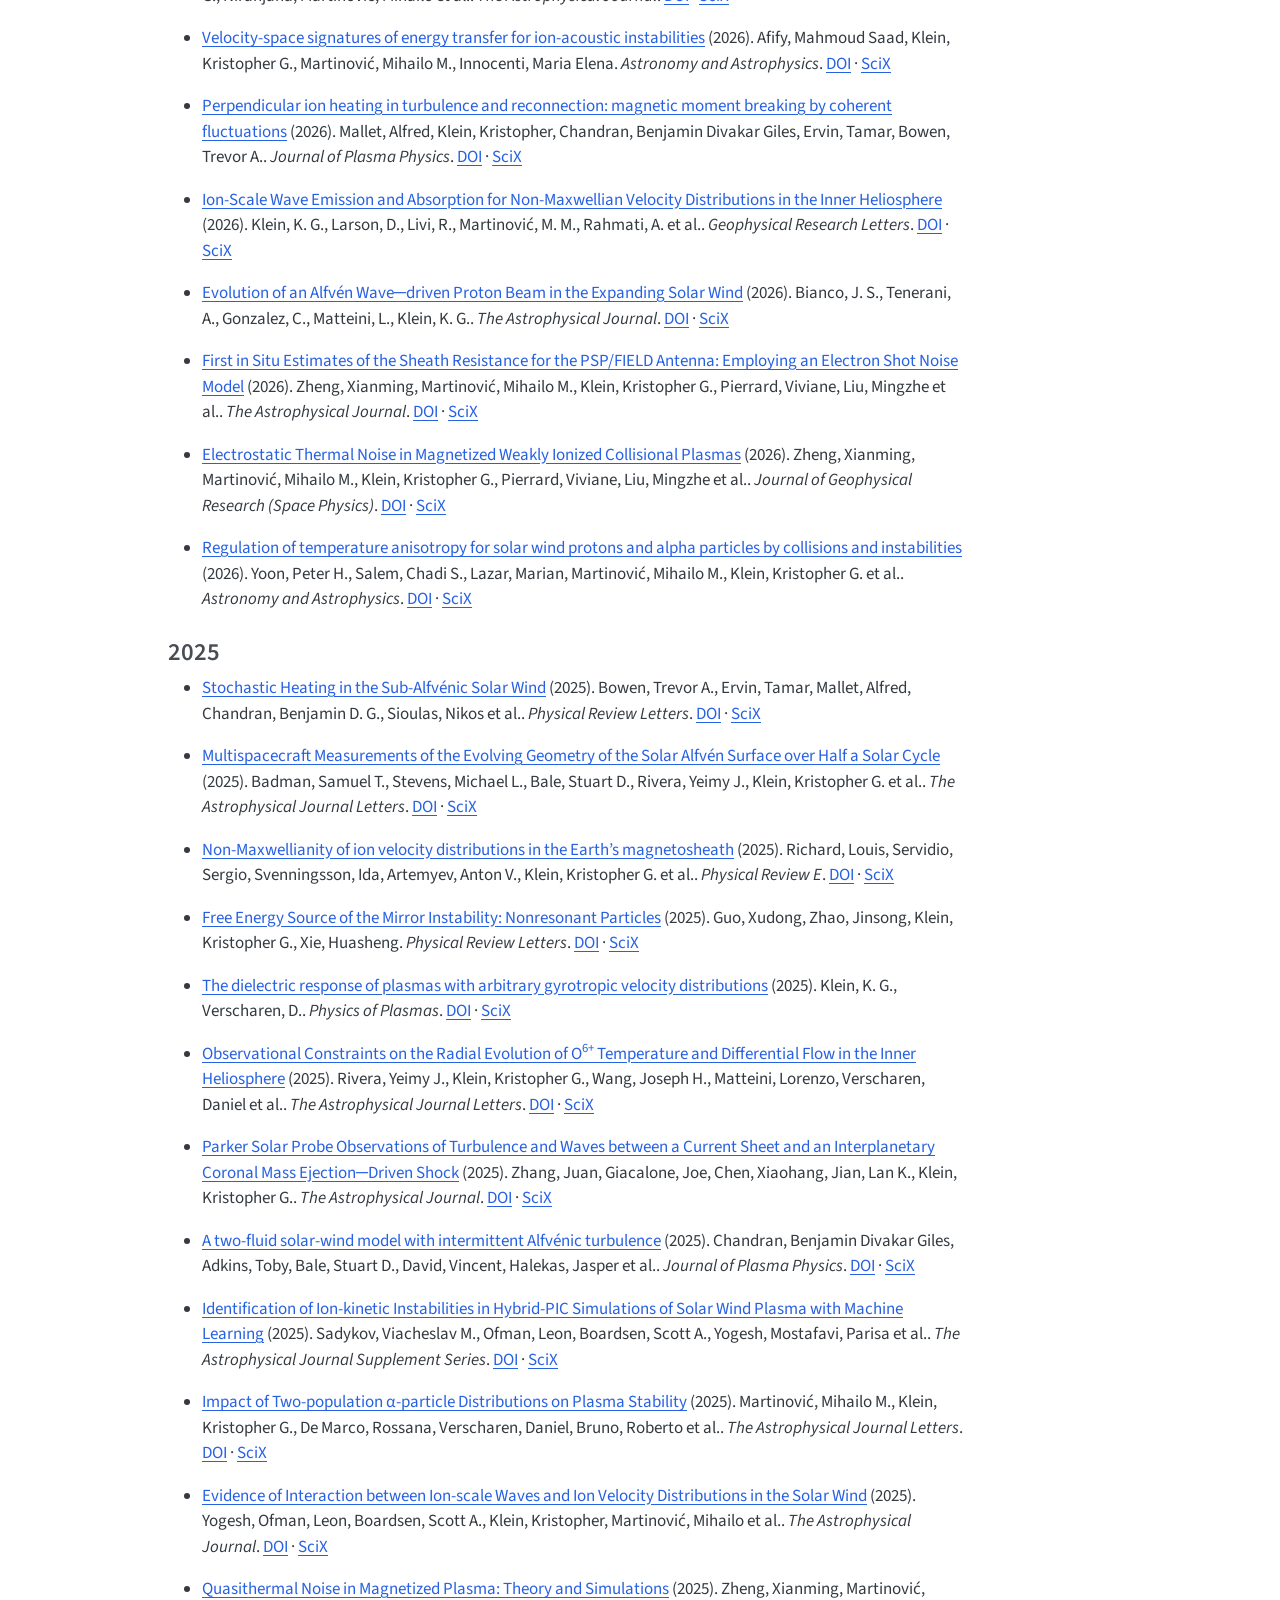
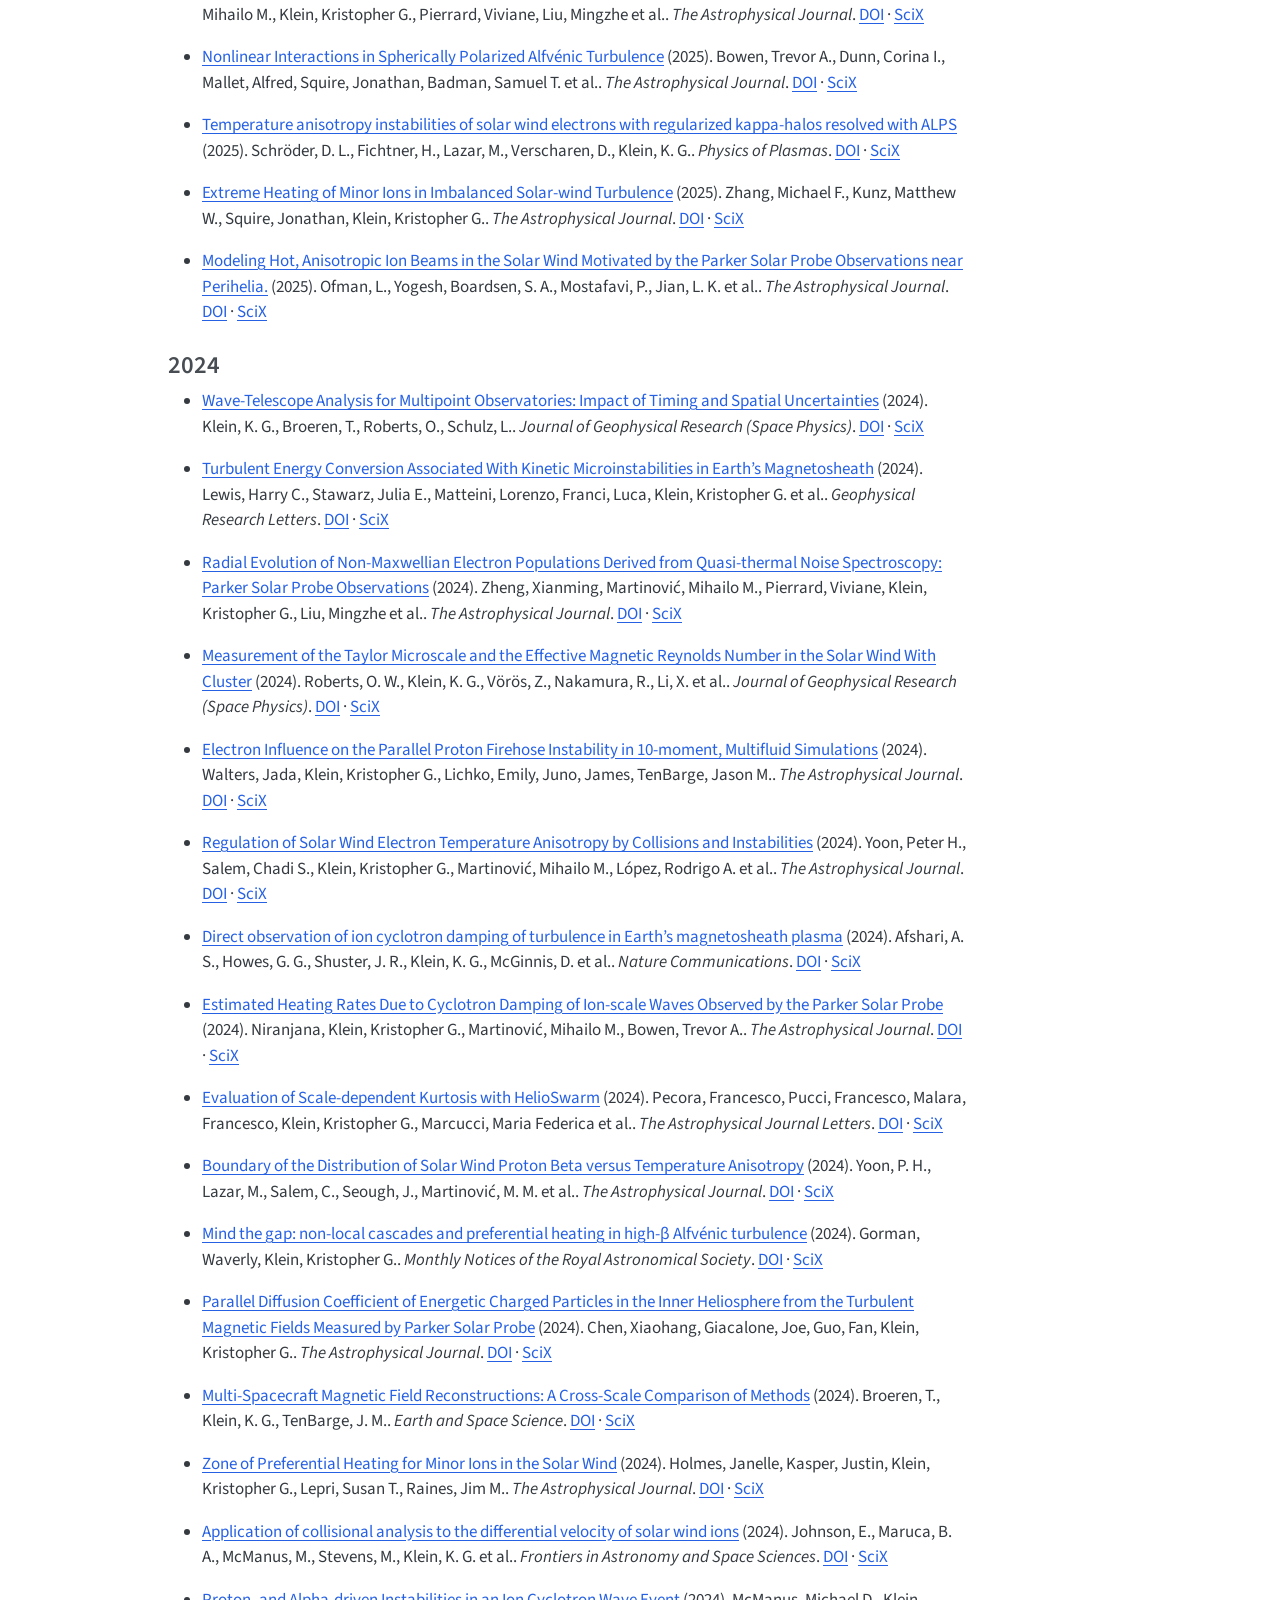
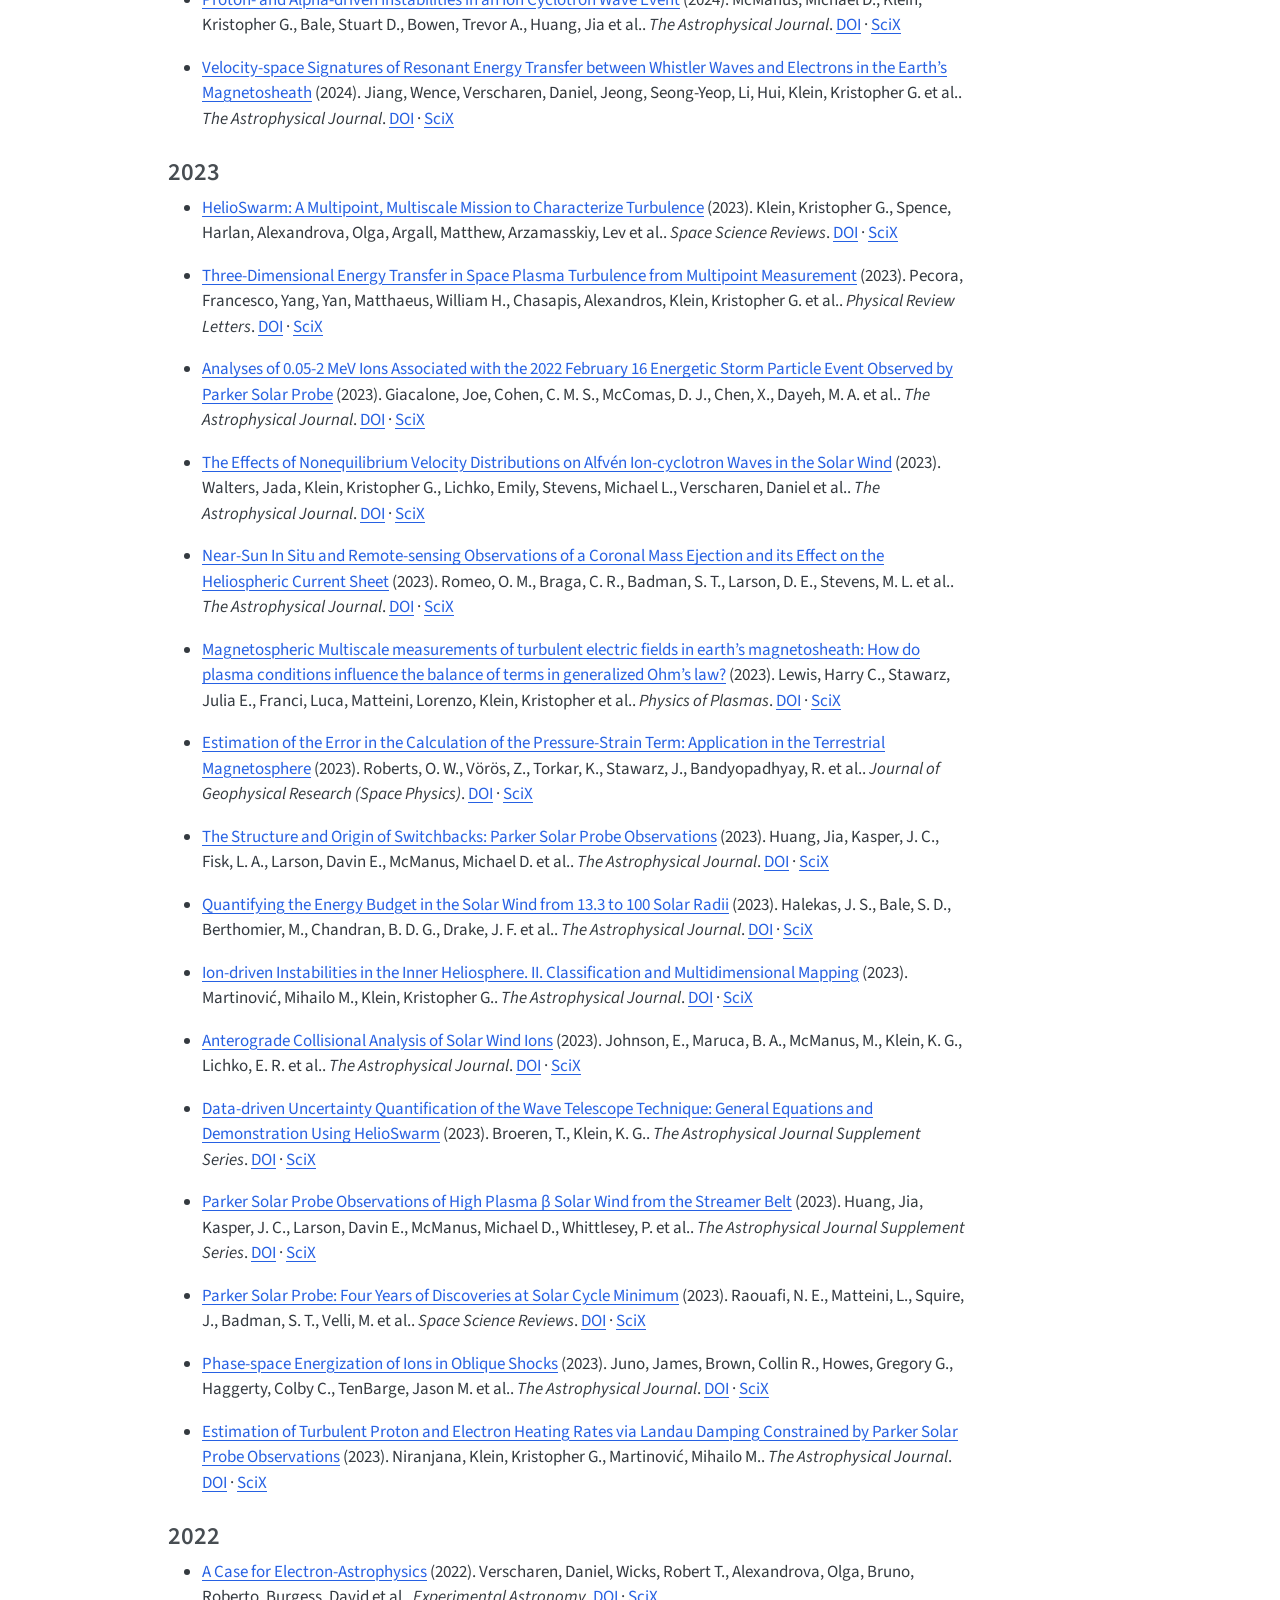
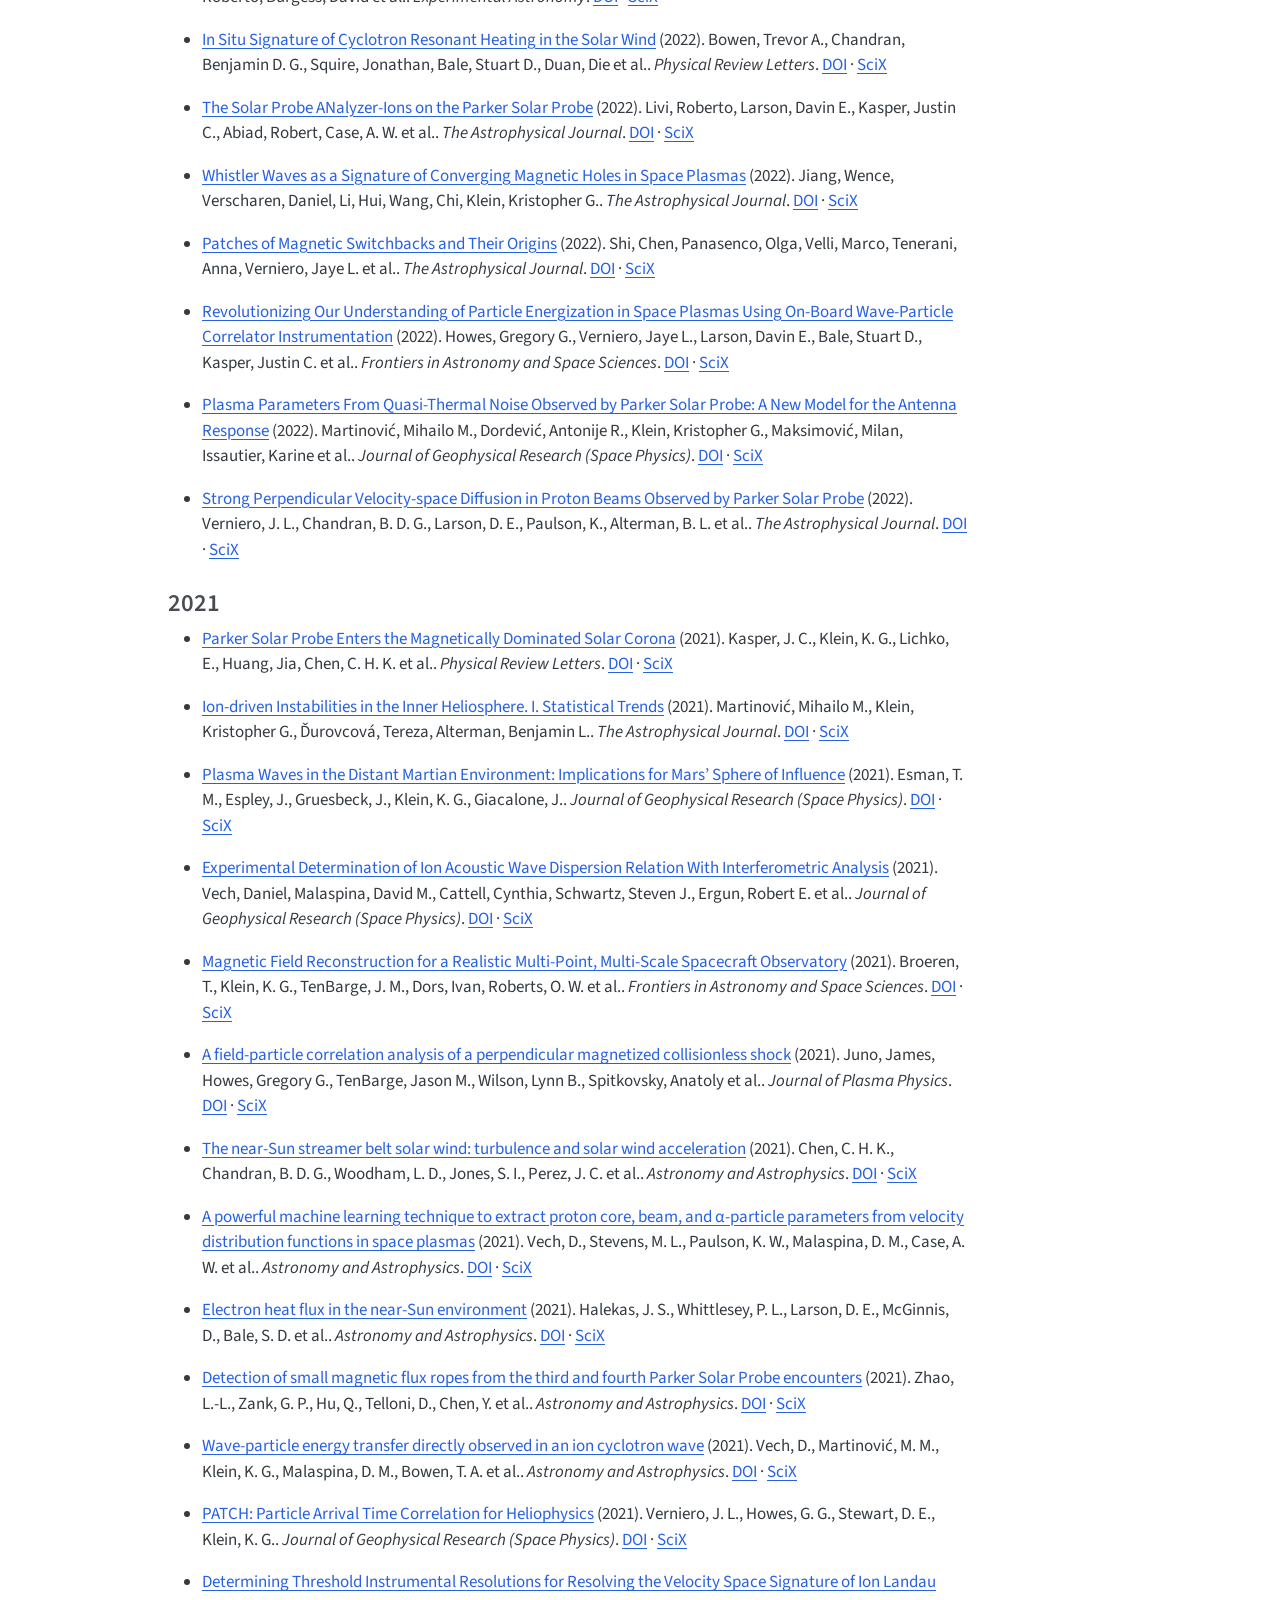
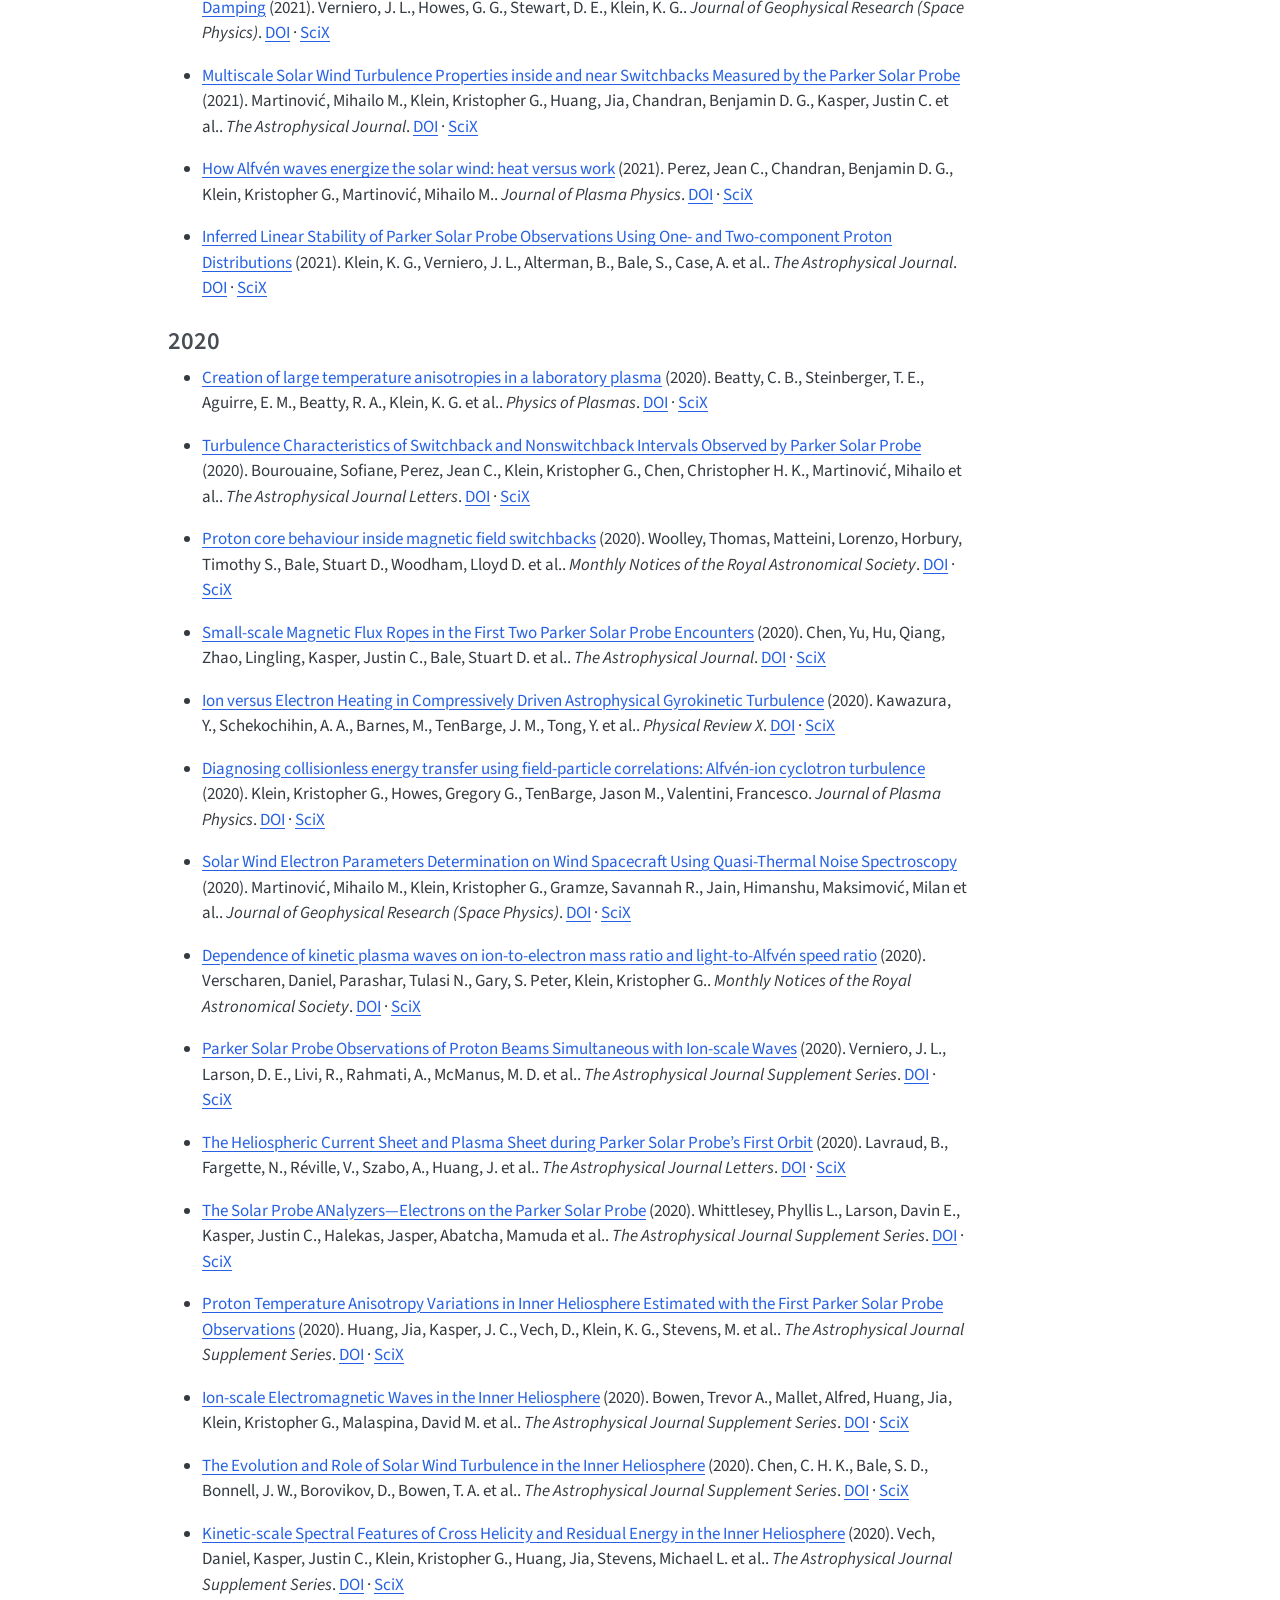
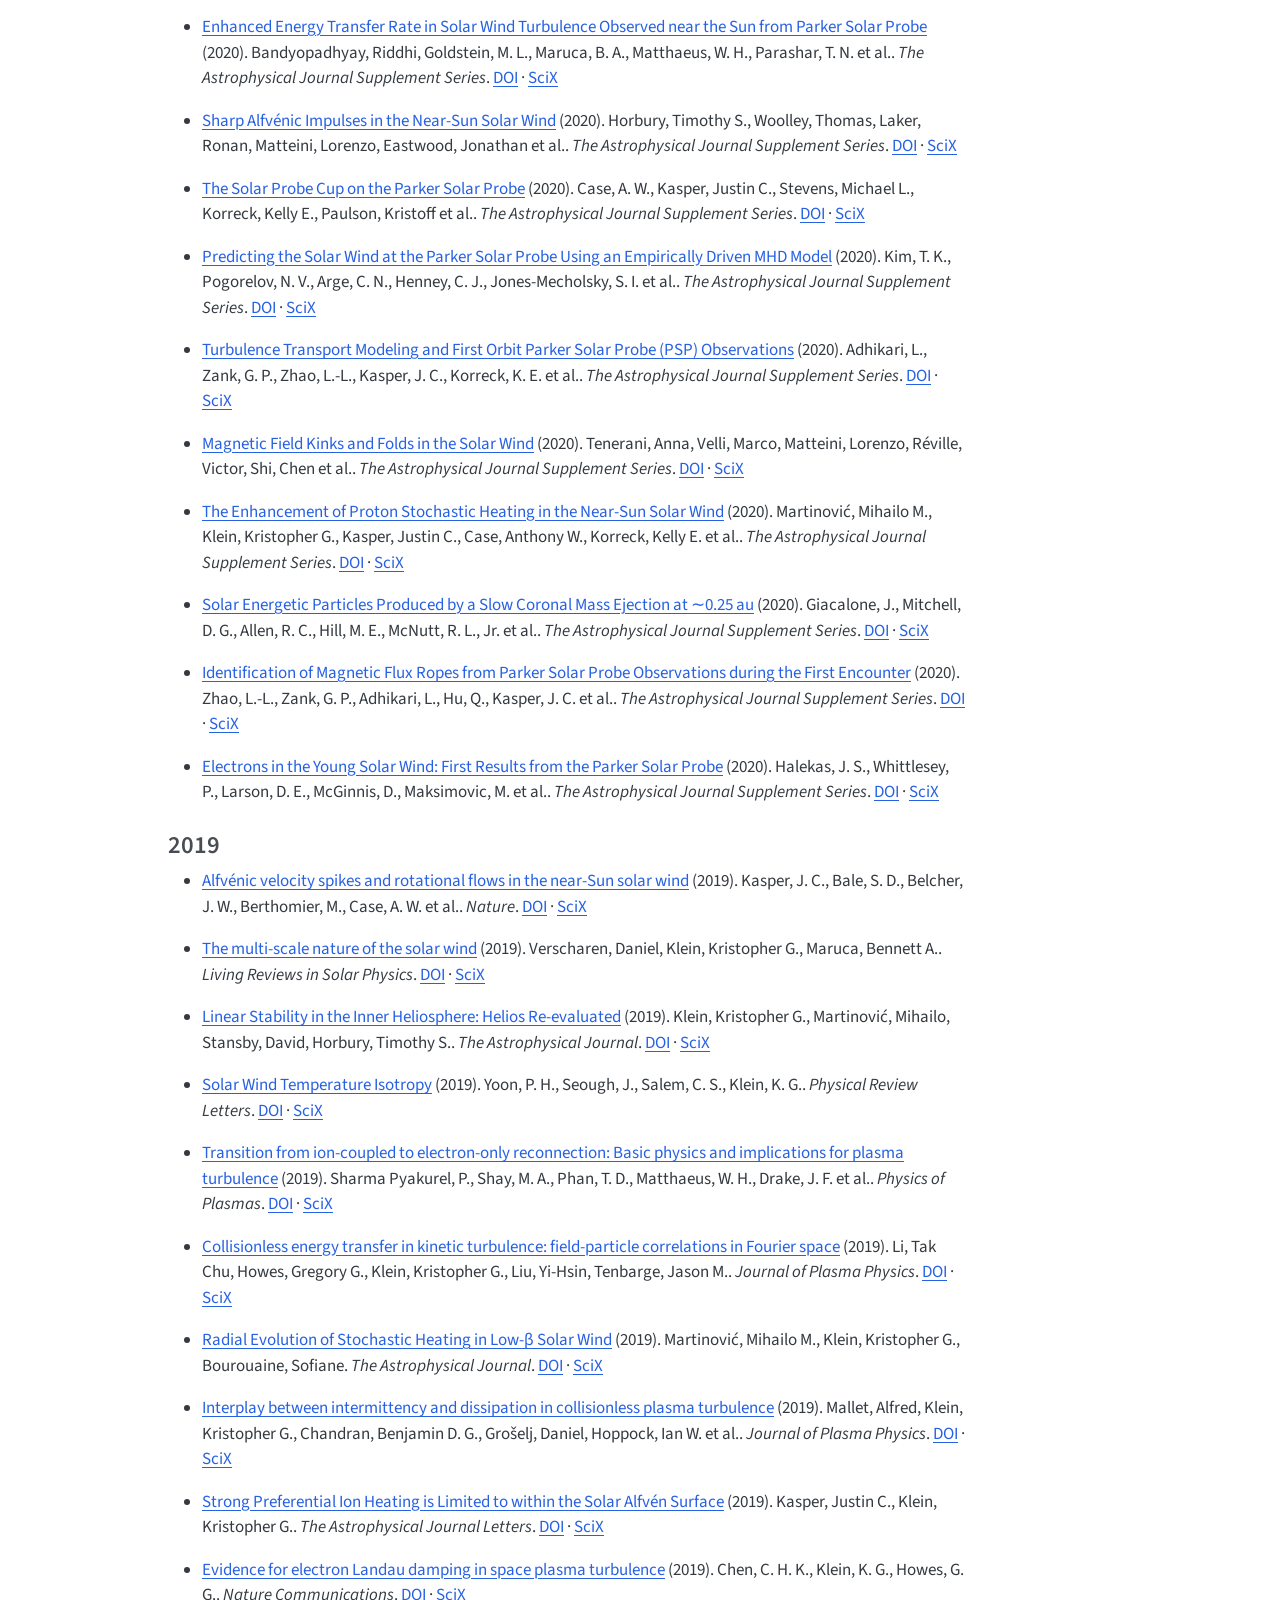
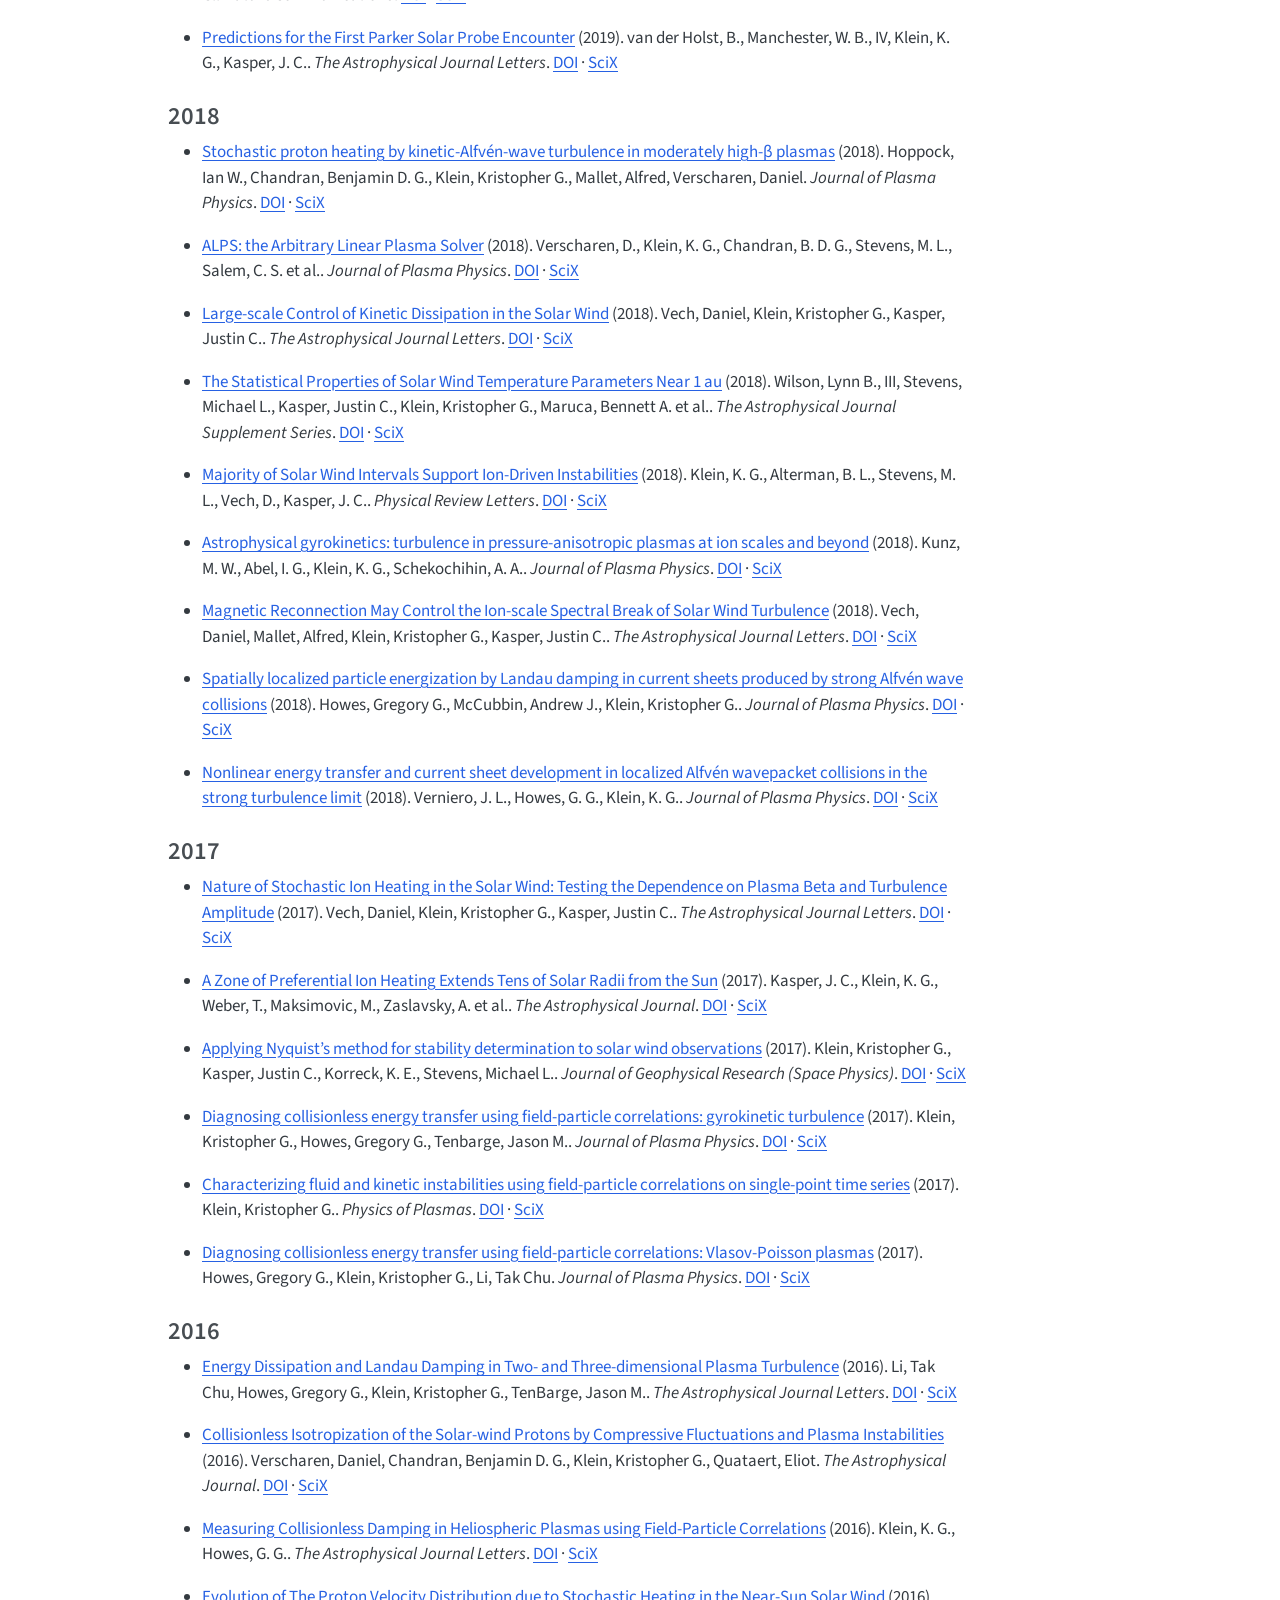
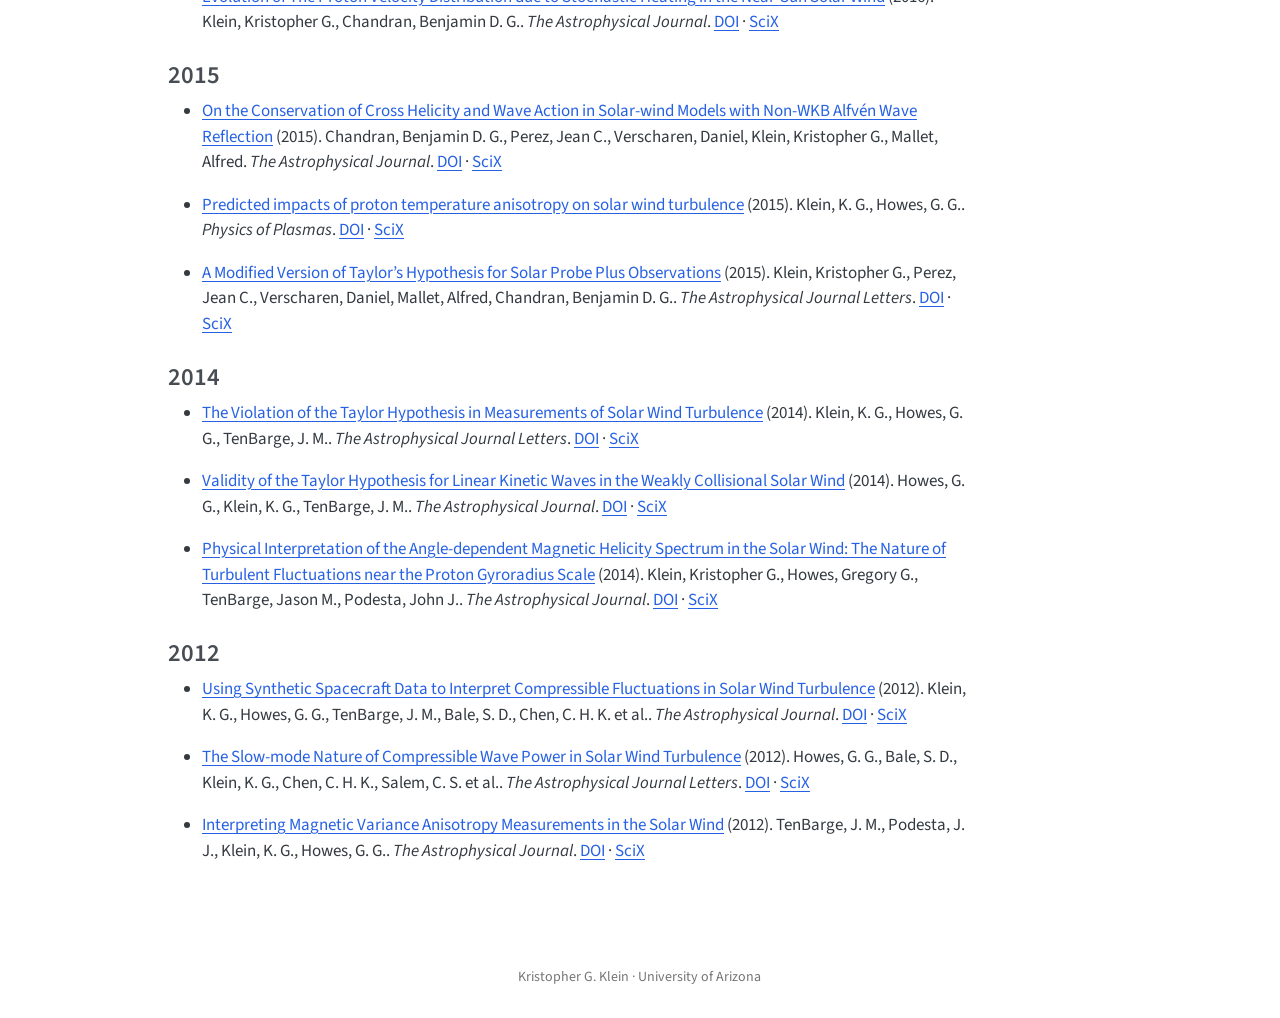
<file: bibliography/publications_generated.html>
<!DOCTYPE html>
<html xmlns="http://www.w3.org/1999/xhtml" lang="en" xml:lang="en"><head>

<meta charset="utf-8">
<meta name="generator" content="quarto-1.10.19">

<meta name="viewport" content="width=device-width, initial-scale=1.0, user-scalable=yes">


<title>publications_generated – Kristopher G. Klein</title>
<style>
/* Default styles provided by pandoc.
** See https://pandoc.org/MANUAL.html#variables-for-html for config info.
*/
span.smallcaps{font-variant: small-caps;}
div.columns{display: flex; gap: 1.5em;}
div.column{flex: auto;}
@media screen {
div.columns{gap: min(4vw, 1.5em);}
div.column{overflow-x: auto;}
}
div.hanging-indent{margin-left: 1.5em; text-indent: -1.5em;}
ul.task-list{list-style: none;}
ul.task-list li input[type="checkbox"] {
  width: 0.8em;
  margin: 0 0.8em 0.2em -1em; /* quarto-specific, see https://github.com/quarto-dev/quarto-cli/issues/4556 */ 
  vertical-align: middle;
}
</style>


<script src="../site_libs/quarto-nav/quarto-nav.js"></script>
<script src="../site_libs/quarto-nav/headroom.min.js"></script>
<script src="../site_libs/clipboard/clipboard.min.js"></script>
<script src="../site_libs/quarto-search/autocomplete.umd.js"></script>
<script src="../site_libs/quarto-search/fuse.min.js"></script>
<script src="../site_libs/quarto-search/quarto-search.js"></script>
<meta name="quarto:offset" content="../">
<script src="../site_libs/quarto-html/quarto.js" type="module"></script>
<script src="../site_libs/quarto-html/tabsets/tabsets.js" type="module"></script>
<script src="../site_libs/quarto-html/popper.min.js"></script>
<script src="../site_libs/quarto-html/tippy.umd.min.js"></script>
<script src="../site_libs/quarto-html/anchor.min.js"></script>
<link href="../site_libs/quarto-html/tippy.css" rel="stylesheet">
<link href="../site_libs/quarto-html/quarto-syntax-highlighting-bf27225e3a48a9273f3daa8f8e829971.css" rel="stylesheet" id="quarto-text-highlighting-styles">
<script src="../site_libs/bootstrap/bootstrap.min.js"></script>
<link href="../site_libs/bootstrap/bootstrap-icons.css" rel="stylesheet">
<link href="../site_libs/bootstrap/bootstrap-b7f82611479fd900e417347cb3c57043.min.css" rel="stylesheet" append-hash="true" id="quarto-bootstrap" data-mode="light">
<script id="quarto-search-options" type="application/json">{
  "location": "navbar",
  "copy-button": false,
  "collapse-after": 3,
  "panel-placement": "end",
  "type": "overlay",
  "limit": 50,
  "keyboard-shortcut": [
    "f",
    "/",
    "s"
  ],
  "show-item-context": false,
  "language": {
    "search-no-results-text": "No results",
    "search-matching-documents-text": "matching documents",
    "search-copy-link-title": "Copy link to search",
    "search-hide-matches-text": "Hide additional matches",
    "search-more-match-text": "more match in this document",
    "search-more-matches-text": "more matches in this document",
    "search-clear-button-title": "Clear",
    "search-text-placeholder": "",
    "search-detached-cancel-button-title": "Cancel",
    "search-submit-button-title": "Submit",
    "search-label": "Search"
  }
}</script>
<link rel="stylesheet" href="https://cdn.jsdelivr.net/npm/bootstrap-icons@1.13.1/font/bootstrap-icons.min.css">


</head>

<body class="nav-fixed quarto-light">

<div id="quarto-search-results"></div>
  <header id="quarto-header" class="headroom fixed-top">
    <nav class="navbar navbar-expand-lg " data-bs-theme="dark">
      <div class="navbar-container container-fluid">
      <div class="navbar-brand-container mx-auto">
    <a class="navbar-brand" href="../index.html">
    <span class="navbar-title">Kristopher G. Klein</span>
    </a>
  </div>
            <div id="quarto-search" class="" title="Search"></div>
          <button class="navbar-toggler" type="button" data-bs-toggle="collapse" data-bs-target="#navbarCollapse" aria-controls="navbarCollapse" role="menu" aria-expanded="false" aria-label="Toggle navigation" onclick="if (window.quartoToggleHeadroom) { window.quartoToggleHeadroom(); }">
  <span class="navbar-toggler-icon"></span>
</button>
          <div class="collapse navbar-collapse" id="navbarCollapse">
            <ul class="navbar-nav navbar-nav-scroll me-auto">
  <li class="nav-item">
    <a class="nav-link" href="../index.html"> 
<span class="menu-text">Home</span></a>
  </li>  
  <li class="nav-item">
    <a class="nav-link" href="../research.html"> 
<span class="menu-text">Research</span></a>
  </li>  
  <li class="nav-item">
    <a class="nav-link" href="../teaching.html"> 
<span class="menu-text">Teaching</span></a>
  </li>  
  <li class="nav-item">
    <a class="nav-link" href="../group.html"> 
<span class="menu-text">Group</span></a>
  </li>  
  <li class="nav-item">
    <a class="nav-link" href="../publications.html"> 
<span class="menu-text">Publications</span></a>
  </li>  
  <li class="nav-item">
    <a class="nav-link" href="../software.html"> 
<span class="menu-text">Software</span></a>
  </li>  
</ul>
            <ul class="navbar-nav navbar-nav-scroll ms-auto">
  <li class="nav-item compact">
    <a class="nav-link" href="https://github.com/kgklein"> <i class="bi bi-github" role="img" aria-label="GitHub">
</i> 
<span class="menu-text"></span></a>
  </li>  
</ul>
          </div> <!-- /navcollapse -->
            <div class="quarto-navbar-tools">
</div>
      </div> <!-- /container-fluid -->
    </nav>
</header>
<!-- content -->
<div id="quarto-content" class="quarto-container page-columns page-rows-contents page-layout-article page-navbar">
<!-- sidebar -->
<!-- margin-sidebar -->
    <div id="quarto-margin-sidebar" class="sidebar margin-sidebar">
        <nav id="TOC" role="doc-toc" class="toc-active">
    <h2 id="toc-title">On this page</h2>
   
  <ul>
  <li><a href="#section" id="toc-section" class="nav-link active" data-scroll-target="#section">2026</a></li>
  <li><a href="#section-1" id="toc-section-1" class="nav-link" data-scroll-target="#section-1">2025</a></li>
  <li><a href="#section-2" id="toc-section-2" class="nav-link" data-scroll-target="#section-2">2024</a></li>
  <li><a href="#section-3" id="toc-section-3" class="nav-link" data-scroll-target="#section-3">2023</a></li>
  <li><a href="#section-4" id="toc-section-4" class="nav-link" data-scroll-target="#section-4">2022</a></li>
  <li><a href="#section-5" id="toc-section-5" class="nav-link" data-scroll-target="#section-5">2021</a></li>
  <li><a href="#section-6" id="toc-section-6" class="nav-link" data-scroll-target="#section-6">2020</a></li>
  <li><a href="#section-7" id="toc-section-7" class="nav-link" data-scroll-target="#section-7">2019</a></li>
  <li><a href="#section-8" id="toc-section-8" class="nav-link" data-scroll-target="#section-8">2018</a></li>
  <li><a href="#section-9" id="toc-section-9" class="nav-link" data-scroll-target="#section-9">2017</a></li>
  <li><a href="#section-10" id="toc-section-10" class="nav-link" data-scroll-target="#section-10">2016</a></li>
  <li><a href="#section-11" id="toc-section-11" class="nav-link" data-scroll-target="#section-11">2015</a></li>
  <li><a href="#section-12" id="toc-section-12" class="nav-link" data-scroll-target="#section-12">2014</a></li>
  <li><a href="#section-13" id="toc-section-13" class="nav-link" data-scroll-target="#section-13">2012</a></li>
  </ul>
</nav>
    </div>
<!-- main -->
<main class="content" id="quarto-document-content"><header id="title-block-header" class="quarto-title-block"></header>




<!-- GENERATED: do not edit; run scripts/build_publications.py -->
<section id="section" class="level3">
<h3 class="anchored" data-anchor-id="section">2026</h3>
<ul>
<li><p><strong><a href="https://scixplorer.org/abs/2026JPlPh..92E.130S">On the modelling of oblique firehose instabilities in regularised kappa plasmas using ALPS</a></strong> (2026). Schröder, Dustin Lee, Lazar, Marian, Fichtner, Horst, Klein, Kristopher, Verscharen, Daniel. <em>Journal of Plasma Physics</em>. <a href="https://doi.org/10.1017/s0022377826102335">DOI</a> · <a href="https://scixplorer.org/abs/2026JPlPh..92E.130S">SciX</a></p></li>
<li><p><strong><a href="https://scixplorer.org/abs/2026ApJ..1008..244Q">Physics of Circularly Polarized Ion-scale Waves in Hybrid Simulations of Alfvénic Fluctuations</a></strong> (2026). Qian, Hai Yang Harry, Bowen, Trevor A., Gonzalez, Carlos A., Sioulas, Nikos, Mallet, Alfred et al.. <em>The Astrophysical Journal</em>. <a href="https://doi.org/10.3847/1538-4357/ae9a74">DOI</a> · <a href="https://scixplorer.org/abs/2026ApJ..1008..244Q">SciX</a></p></li>
<li><p><strong><a href="https://scixplorer.org/abs/2026PhRvL.137f5201E">Direct Measurement of Diffusion Coefficients: Evidence for Diffusive Stochastic Heating in Collisionless Plasmas</a></strong> (2026). Ervin, Tamar, Bowen, Trevor A., Mallet, Alfred, Isenberg, Philip A., Klein, Kristopher G. et al.. <em>Physical Review Letters</em>. <a href="https://doi.org/10.1103/s4q4-v7rm">DOI</a> · <a href="https://scixplorer.org/abs/2026PhRvL.137f5201E">SciX</a></p></li>
<li><p><strong><a href="https://scixplorer.org/abs/2026JGRA..13135503G">Inertial-Range Energy Transfer Free From Isotropic Assumption in Turbulent Space Plasma</a></strong> (2026). Gao, Zhuoran, Yang, Yan, Pecora, Francesco, Jiang, Bin, Klein, Kristopher G. et al.. <em>Journal of Geophysical Research (Space Physics)</em>. <a href="https://doi.org/10.1029/2026ja035503">DOI</a> · <a href="https://scixplorer.org/abs/2026JGRA..13135503G">SciX</a></p></li>
<li><p><strong><a href="https://scixplorer.org/abs/2026PhPl...33g2101B">Phase-space energy transfer of wave─particle interactions using the field─particle correlation technique and linear plasma theory with JET-PLUME</a></strong> (2026). Brown, Collin R., Howes, Gregory G., Klein, Kristopher G., TenBarge, Jason M.. <em>Physics of Plasmas</em>. <a href="https://doi.org/10.1063/5.0335826">DOI</a> · <a href="https://scixplorer.org/abs/2026PhPl...33g2101B">SciX</a></p></li>
<li><p><strong><a href="https://scixplorer.org/abs/2026PhRvL.136y5201M">How the Oblique Drift Instability Alters Solar Wind Heating and Constrains the Distribution of Solar Wind Observations</a></strong> (2026). Martinović, Mihailo M., Klein, Kristopher G., Ofman, Leon, Yogesh, Howes, Gregory G. et al.. <em>Physical Review Letters</em>. <a href="https://doi.org/10.1103/nlq9-2g37">DOI</a> · <a href="https://scixplorer.org/abs/2026PhRvL.136y5201M">SciX</a></p></li>
<li><p><strong><a href="https://scixplorer.org/abs/2026ApJ..1003..124R">The Damping and Instability of Ion-acoustic Waves in the Solar Wind: Solar Orbiter Observations</a></strong> (2026). Ran, Hao, Verscharen, Daniel, Coburn, Jesse, Nicolaou, Georgios, Ioannou, Charalambos et al.. <em>The Astrophysical Journal</em>. <a href="https://doi.org/10.3847/1538-4357/ae60fb">DOI</a> · <a href="https://scixplorer.org/abs/2026ApJ..1003..124R">SciX</a></p></li>
<li><p><strong><a href="https://scixplorer.org/abs/2026ApJS..284...23W">Electron Velocity Moments in the Solar Wind. I. Calibration of the Wind 3DP EESA Low Detector</a></strong> (2026). Wilson, Lynn B., III, Bale, Stuart D., Stevens, Michael L., Maruca, Bennett A., Klein, Kristopher G. et al.. <em>The Astrophysical Journal Supplement Series</em>. <a href="https://doi.org/10.3847/1538-4365/ae5d2f">DOI</a> · <a href="https://scixplorer.org/abs/2026ApJS..284...23W">SciX</a></p></li>
<li><p><strong><a href="https://scixplorer.org/abs/2026ApJS..284....4N">Free Energy Sources of Ion-scale Waves Observed by Parker Solar Probe</a></strong> (2026). Niranjana, Klein, Kristopher G., Martinović, Mihailo M., Bowen, Trevor A., Larson, Davin E. et al.. <em>The Astrophysical Journal Supplement Series</em>. <a href="https://doi.org/10.3847/1538-4365/ae48b7">DOI</a> · <a href="https://scixplorer.org/abs/2026ApJS..284....4N">SciX</a></p></li>
<li><p><strong><a href="https://scixplorer.org/abs/2026ApJ..1002..122W">Electron Velocity Moments in the Solar Wind. II. Statistical Properties</a></strong> (2026). Wilson, Lynn B., III, Bale, Stuart D., Stevens, Michael L., Maruca, Bennett A., Klein, Kristopher G. et al.. <em>The Astrophysical Journal</em>. <a href="https://doi.org/10.3847/1538-4357/ae5d4a">DOI</a> · <a href="https://scixplorer.org/abs/2026ApJ..1002..122W">SciX</a></p></li>
<li><p><strong><a href="https://scixplorer.org/abs/2026ApJ..1002...49V">Wave─Particle Equilibria with Heavy Ions in Weakly Collisional Space Plasmas</a></strong> (2026). Villarroel-Sepúlveda, Nicolás, Verscharen, Daniel, Moya, Pablo S., López, Rodrigo A., Klein, Kristopher G.. <em>The Astrophysical Journal</em>. <a href="https://doi.org/10.3847/1538-4357/ae5639">DOI</a> · <a href="https://scixplorer.org/abs/2026ApJ..1002...49V">SciX</a></p></li>
<li><p><strong><a href="https://scixplorer.org/abs/2026ApJ..1001L...7B">Strong Prevalence of Hammerhead Velocity Distributions Close to the Heliospheric Current Sheet</a></strong> (2026). Bharati Das, Srijan, Verniero, Jaye L., Badman, Samuel T., Alexander, Robert, Terres, Michael et al.. <em>The Astrophysical Journal Letters</em>. <a href="https://doi.org/10.3847/2041-8213/ae52f6">DOI</a> · <a href="https://scixplorer.org/abs/2026ApJ..1001L...7B">SciX</a></p></li>
<li><p><strong><a href="https://scixplorer.org/abs/2026A%26A...708A.208P">Impact of Yaglom’s law anisotropy on the estimation of the turbulence energy transfer rate: A multipoint multiscale analysis</a></strong> (2026). Pecora, Francesco, Hellinger, Petr, Klein, Kristopher G., Federica Marcucci, Maria, Norgren, Cecilia et al.. <em>Astronomy and Astrophysics</em>. <a href="https://doi.org/10.1051/0004-6361/202557457">DOI</a> · <a href="https://scixplorer.org/abs/2026A%26A...708A.208P">SciX</a></p></li>
<li><p><strong><a href="https://scixplorer.org/abs/2026JGRA..13134710S">Extending the Wave Telescope Technique to Larger Numbers of Spacecraft Obtaining Robust Spatial Power Spectra&lt;!-Query ID=“q1” Text=“AUTHOR: Please download and complete the Charge Form, which can be found under the Attachments tab below, and return it to journalchargeforms@wiley.com when it has been completed.”-&gt;</a></strong> (2026). Schulz, L., Glassmeier, K.-H., Turc, L., Plaschke, F., Klein, K. G. et al.. <em>Journal of Geophysical Research (Space Physics)</em>. <a href="https://doi.org/10.1029/2025ja034710">DOI</a> · <a href="https://scixplorer.org/abs/2026JGRA..13134710S">SciX</a></p></li>
<li><p><strong><a href="https://scixplorer.org/abs/2026ApJ...999L...4H">Evidence of 5 minute Oscillations from Parker Solar Probe</a></strong> (2026). Huang, Zesen, Velli, Marco, Panasenco, Olga, Morton, Richard J., Shi, Chen et al.. <em>The Astrophysical Journal Letters</em>. <a href="https://doi.org/10.3847/2041-8213/ae43ec">DOI</a> · <a href="https://scixplorer.org/abs/2026ApJ...999L...4H">SciX</a></p></li>
<li><p><strong><a href="https://scixplorer.org/abs/2026ApJ...999..225Y">Solar Wind Heating near the Sun: A Radial Evolution Approach</a></strong> (2026). Yogesh, Ofman, Leon, Klein, Kristopher G., Niranjana, Martinović, Mihailo et al.. <em>The Astrophysical Journal</em>. <a href="https://doi.org/10.3847/1538-4357/ae4582">DOI</a> · <a href="https://scixplorer.org/abs/2026ApJ...999..225Y">SciX</a></p></li>
<li><p><strong><a href="https://scixplorer.org/abs/2026A%26A...707A.185A">Velocity-space signatures of energy transfer for ion-acoustic instabilities</a></strong> (2026). Afify, Mahmoud Saad, Klein, Kristopher G., Martinović, Mihailo M., Innocenti, Maria Elena. <em>Astronomy and Astrophysics</em>. <a href="https://doi.org/10.1051/0004-6361/202558111">DOI</a> · <a href="https://scixplorer.org/abs/2026A%26A...707A.185A">SciX</a></p></li>
<li><p><strong><a href="https://scixplorer.org/abs/2026JPlPh..92E..13M">Perpendicular ion heating in turbulence and reconnection: magnetic moment breaking by coherent fluctuations</a></strong> (2026). Mallet, Alfred, Klein, Kristopher, Chandran, Benjamin Divakar Giles, Ervin, Tamar, Bowen, Trevor A.. <em>Journal of Plasma Physics</em>. <a href="https://doi.org/10.1017/s0022377825101177">DOI</a> · <a href="https://scixplorer.org/abs/2026JPlPh..92E..13M">SciX</a></p></li>
<li><p><strong><a href="https://scixplorer.org/abs/2026GeoRL..5318809K">Ion-Scale Wave Emission and Absorption for Non-Maxwellian Velocity Distributions in the Inner Heliosphere</a></strong> (2026). Klein, K. G., Larson, D., Livi, R., Martinović, M. M., Rahmati, A. et al.. <em>Geophysical Research Letters</em>. <a href="https://doi.org/10.1029/2025gl118809">DOI</a> · <a href="https://scixplorer.org/abs/2026GeoRL..5318809K">SciX</a></p></li>
<li><p><strong><a href="https://scixplorer.org/abs/2026ApJ...998..194B">Evolution of an Alfvén Wave─driven Proton Beam in the Expanding Solar Wind</a></strong> (2026). Bianco, J. S., Tenerani, A., Gonzalez, C., Matteini, L., Klein, K. G.. <em>The Astrophysical Journal</em>. <a href="https://doi.org/10.3847/1538-4357/ae3a9f">DOI</a> · <a href="https://scixplorer.org/abs/2026ApJ...998..194B">SciX</a></p></li>
<li><p><strong><a href="https://scixplorer.org/abs/2026ApJ...997..137Z">First in Situ Estimates of the Sheath Resistance for the PSP/FIELD Antenna: Employing an Electron Shot Noise Model</a></strong> (2026). Zheng, Xianming, Martinović, Mihailo M., Klein, Kristopher G., Pierrard, Viviane, Liu, Mingzhe et al.. <em>The Astrophysical Journal</em>. <a href="https://doi.org/10.3847/1538-4357/ae25e6">DOI</a> · <a href="https://scixplorer.org/abs/2026ApJ...997..137Z">SciX</a></p></li>
<li><p><strong><a href="https://scixplorer.org/abs/2026JGRA..13134176Z">Electrostatic Thermal Noise in Magnetized Weakly Ionized Collisional Plasmas</a></strong> (2026). Zheng, Xianming, Martinović, Mihailo M., Klein, Kristopher G., Pierrard, Viviane, Liu, Mingzhe et al.. <em>Journal of Geophysical Research (Space Physics)</em>. <a href="https://doi.org/10.1029/2025ja034176">DOI</a> · <a href="https://scixplorer.org/abs/2026JGRA..13134176Z">SciX</a></p></li>
<li><p><strong><a href="https://scixplorer.org/abs/2026A%26A...705A..14Y">Regulation of temperature anisotropy for solar wind protons and alpha particles by collisions and instabilities</a></strong> (2026). Yoon, Peter H., Salem, Chadi S., Lazar, Marian, Martinović, Mihailo M., Klein, Kristopher G. et al.. <em>Astronomy and Astrophysics</em>. <a href="https://doi.org/10.1051/0004-6361/202557070">DOI</a> · <a href="https://scixplorer.org/abs/2026A%26A...705A..14Y">SciX</a></p></li>
</ul>
</section>
<section id="section-1" class="level3">
<h3 class="anchored" data-anchor-id="section-1">2025</h3>
<ul>
<li><p><strong><a href="https://scixplorer.org/abs/2025PhRvL.135y5201B">Stochastic Heating in the Sub-Alfvénic Solar Wind</a></strong> (2025). Bowen, Trevor A., Ervin, Tamar, Mallet, Alfred, Chandran, Benjamin D. G., Sioulas, Nikos et al.. <em>Physical Review Letters</em>. <a href="https://doi.org/10.1103/rxd8-22m9">DOI</a> · <a href="https://scixplorer.org/abs/2025PhRvL.135y5201B">SciX</a></p></li>
<li><p><strong><a href="https://scixplorer.org/abs/2025ApJ...995L..37B">Multispacecraft Measurements of the Evolving Geometry of the Solar Alfvén Surface over Half a Solar Cycle</a></strong> (2025). Badman, Samuel T., Stevens, Michael L., Bale, Stuart D., Rivera, Yeimy J., Klein, Kristopher G. et al.. <em>The Astrophysical Journal Letters</em>. <a href="https://doi.org/10.3847/2041-8213/ae0e5c">DOI</a> · <a href="https://scixplorer.org/abs/2025ApJ...995L..37B">SciX</a></p></li>
<li><p><strong><a href="https://scixplorer.org/abs/2025PhRvE.112e3201R">Non-Maxwellianity of ion velocity distributions in the Earth’s magnetosheath</a></strong> (2025). Richard, Louis, Servidio, Sergio, Svenningsson, Ida, Artemyev, Anton V., Klein, Kristopher G. et al.. <em>Physical Review E</em>. <a href="https://doi.org/10.1103/7p1x-84y9">DOI</a> · <a href="https://scixplorer.org/abs/2025PhRvE.112e3201R">SciX</a></p></li>
<li><p><strong><a href="https://scixplorer.org/abs/2025PhRvL.135r5201G">Free Energy Source of the Mirror Instability: Nonresonant Particles</a></strong> (2025). Guo, Xudong, Zhao, Jinsong, Klein, Kristopher G., Xie, Huasheng. <em>Physical Review Letters</em>. <a href="https://doi.org/10.1103/x12v-h3xq">DOI</a> · <a href="https://scixplorer.org/abs/2025PhRvL.135r5201G">SciX</a></p></li>
<li><p><strong><a href="https://scixplorer.org/abs/2025PhPl...32i2104K">The dielectric response of plasmas with arbitrary gyrotropic velocity distributions</a></strong> (2025). Klein, K. G., Verscharen, D.. <em>Physics of Plasmas</em>. <a href="https://doi.org/10.1063/5.0286477">DOI</a> · <a href="https://scixplorer.org/abs/2025PhPl...32i2104K">SciX</a></p></li>
<li><p><strong><a href="https://scixplorer.org/abs/2025ApJ...990L..60R">Observational Constraints on the Radial Evolution of O<sup>6+</sup> Temperature and Differential Flow in the Inner Heliosphere</a></strong> (2025). Rivera, Yeimy J., Klein, Kristopher G., Wang, Joseph H., Matteini, Lorenzo, Verscharen, Daniel et al.. <em>The Astrophysical Journal Letters</em>. <a href="https://doi.org/10.3847/2041-8213/adfa97">DOI</a> · <a href="https://scixplorer.org/abs/2025ApJ...990L..60R">SciX</a></p></li>
<li><p><strong><a href="https://scixplorer.org/abs/2025ApJ...990...73Z">Parker Solar Probe Observations of Turbulence and Waves between a Current Sheet and an Interplanetary Coronal Mass Ejection─Driven Shock</a></strong> (2025). Zhang, Juan, Giacalone, Joe, Chen, Xiaohang, Jian, Lan K., Klein, Kristopher G.. <em>The Astrophysical Journal</em>. <a href="https://doi.org/10.3847/1538-4357/adf55b">DOI</a> · <a href="https://scixplorer.org/abs/2025ApJ...990...73Z">SciX</a></p></li>
<li><p><strong><a href="https://scixplorer.org/abs/2025JPlPh..91E.125C">A two-fluid solar-wind model with intermittent Alfvénic turbulence</a></strong> (2025). Chandran, Benjamin Divakar Giles, Adkins, Toby, Bale, Stuart D., David, Vincent, Halekas, Jasper et al.. <em>Journal of Plasma Physics</em>. <a href="https://doi.org/10.1017/s0022377825100640">DOI</a> · <a href="https://scixplorer.org/abs/2025JPlPh..91E.125C">SciX</a></p></li>
<li><p><strong><a href="https://scixplorer.org/abs/2025ApJS..279...28S">Identification of Ion-kinetic Instabilities in Hybrid-PIC Simulations of Solar Wind Plasma with Machine Learning</a></strong> (2025). Sadykov, Viacheslav M., Ofman, Leon, Boardsen, Scott A., Yogesh, Mostafavi, Parisa et al.. <em>The Astrophysical Journal Supplement Series</em>. <a href="https://doi.org/10.3847/1538-4365/addd07">DOI</a> · <a href="https://scixplorer.org/abs/2025ApJS..279...28S">SciX</a></p></li>
<li><p><strong><a href="https://scixplorer.org/abs/2025ApJ...988L..25M">Impact of Two-population α-particle Distributions on Plasma Stability</a></strong> (2025). Martinović, Mihailo M., Klein, Kristopher G., De Marco, Rossana, Verscharen, Daniel, Bruno, Roberto et al.. <em>The Astrophysical Journal Letters</em>. <a href="https://doi.org/10.3847/2041-8213/adeaac">DOI</a> · <a href="https://scixplorer.org/abs/2025ApJ...988L..25M">SciX</a></p></li>
<li><p><strong><a href="https://scixplorer.org/abs/2025ApJ...986..119Y">Evidence of Interaction between Ion-scale Waves and Ion Velocity Distributions in the Solar Wind</a></strong> (2025). Yogesh, Ofman, Leon, Boardsen, Scott A., Klein, Kristopher, Martinović, Mihailo et al.. <em>The Astrophysical Journal</em>. <a href="https://doi.org/10.3847/1538-4357/add467">DOI</a> · <a href="https://scixplorer.org/abs/2025ApJ...986..119Y">SciX</a></p></li>
<li><p><strong><a href="https://scixplorer.org/abs/2025ApJ...985..114Z">Quasithermal Noise in Magnetized Plasma: Theory and Simulations</a></strong> (2025). Zheng, Xianming, Martinović, Mihailo M., Klein, Kristopher G., Pierrard, Viviane, Liu, Mingzhe et al.. <em>The Astrophysical Journal</em>. <a href="https://doi.org/10.3847/1538-4357/add00f">DOI</a> · <a href="https://scixplorer.org/abs/2025ApJ...985..114Z">SciX</a></p></li>
<li><p><strong><a href="https://scixplorer.org/abs/2025ApJ...985...49B">Nonlinear Interactions in Spherically Polarized Alfvénic Turbulence</a></strong> (2025). Bowen, Trevor A., Dunn, Corina I., Mallet, Alfred, Squire, Jonathan, Badman, Samuel T. et al.. <em>The Astrophysical Journal</em>. <a href="https://doi.org/10.3847/1538-4357/adc569">DOI</a> · <a href="https://scixplorer.org/abs/2025ApJ...985...49B">SciX</a></p></li>
<li><p><strong><a href="https://scixplorer.org/abs/2025PhPl...32c2109S">Temperature anisotropy instabilities of solar wind electrons with regularized kappa-halos resolved with ALPS</a></strong> (2025). Schröder, D. L., Fichtner, H., Lazar, M., Verscharen, D., Klein, K. G.. <em>Physics of Plasmas</em>. <a href="https://doi.org/10.1063/5.0254526">DOI</a> · <a href="https://scixplorer.org/abs/2025PhPl...32c2109S">SciX</a></p></li>
<li><p><strong><a href="https://scixplorer.org/abs/2025ApJ...979..121Z">Extreme Heating of Minor Ions in Imbalanced Solar-wind Turbulence</a></strong> (2025). Zhang, Michael F., Kunz, Matthew W., Squire, Jonathan, Klein, Kristopher G.. <em>The Astrophysical Journal</em>. <a href="https://doi.org/10.3847/1538-4357/ad95fc">DOI</a> · <a href="https://scixplorer.org/abs/2025ApJ...979..121Z">SciX</a></p></li>
<li><p><strong><a href="https://scixplorer.org/abs/2025ApJ...984..174O">Modeling Hot, Anisotropic Ion Beams in the Solar Wind Motivated by the Parker Solar Probe Observations near Perihelia.</a></strong> (2025). Ofman, L., Yogesh, Boardsen, S. A., Mostafavi, P., Jian, L. K. et al.. <em>The Astrophysical Journal</em>. <a href="https://doi.org/10.3847/1538-4357/adc812">DOI</a> · <a href="https://scixplorer.org/abs/2025ApJ...984..174O">SciX</a></p></li>
</ul>
</section>
<section id="section-2" class="level3">
<h3 class="anchored" data-anchor-id="section-2">2024</h3>
<ul>
<li><p><strong><a href="https://scixplorer.org/abs/2024JGRA..12933428K">Wave-Telescope Analysis for Multipoint Observatories: Impact of Timing and Spatial Uncertainties</a></strong> (2024). Klein, K. G., Broeren, T., Roberts, O., Schulz, L.. <em>Journal of Geophysical Research (Space Physics)</em>. <a href="https://doi.org/10.1029/2024ja033428">DOI</a> · <a href="https://scixplorer.org/abs/2024JGRA..12933428K">SciX</a></p></li>
<li><p><strong><a href="https://scixplorer.org/abs/2024GeoRL..5112038L">Turbulent Energy Conversion Associated With Kinetic Microinstabilities in Earth’s Magnetosheath</a></strong> (2024). Lewis, Harry C., Stawarz, Julia E., Matteini, Lorenzo, Franci, Luca, Klein, Kristopher G. et al.. <em>Geophysical Research Letters</em>. <a href="https://doi.org/10.1029/2024gl112038">DOI</a> · <a href="https://scixplorer.org/abs/2024GeoRL..5112038L">SciX</a></p></li>
<li><p><strong><a href="https://scixplorer.org/abs/2024ApJ...977...39Z">Radial Evolution of Non-Maxwellian Electron Populations Derived from Quasi-thermal Noise Spectroscopy: Parker Solar Probe Observations</a></strong> (2024). Zheng, Xianming, Martinović, Mihailo M., Pierrard, Viviane, Klein, Kristopher G., Liu, Mingzhe et al.. <em>The Astrophysical Journal</em>. <a href="https://doi.org/10.3847/1538-4357/ad7d05">DOI</a> · <a href="https://scixplorer.org/abs/2024ApJ...977...39Z">SciX</a></p></li>
<li><p><strong><a href="https://scixplorer.org/abs/2024JGRA..12932968R">Measurement of the Taylor Microscale and the Effective Magnetic Reynolds Number in the Solar Wind With Cluster</a></strong> (2024). Roberts, O. W., Klein, K. G., Vörös, Z., Nakamura, R., Li, X. et al.. <em>Journal of Geophysical Research (Space Physics)</em>. <a href="https://doi.org/10.1029/2024ja032968">DOI</a> · <a href="https://scixplorer.org/abs/2024JGRA..12932968R">SciX</a></p></li>
<li><p><strong><a href="https://scixplorer.org/abs/2024ApJ...975..290W">Electron Influence on the Parallel Proton Firehose Instability in 10-moment, Multifluid Simulations</a></strong> (2024). Walters, Jada, Klein, Kristopher G., Lichko, Emily, Juno, James, TenBarge, Jason M.. <em>The Astrophysical Journal</em>. <a href="https://doi.org/10.3847/1538-4357/ad7c47">DOI</a> · <a href="https://scixplorer.org/abs/2024ApJ...975..290W">SciX</a></p></li>
<li><p><strong><a href="https://scixplorer.org/abs/2024ApJ...975..105Y">Regulation of Solar Wind Electron Temperature Anisotropy by Collisions and Instabilities</a></strong> (2024). Yoon, Peter H., Salem, Chadi S., Klein, Kristopher G., Martinović, Mihailo M., López, Rodrigo A. et al.. <em>The Astrophysical Journal</em>. <a href="https://doi.org/10.3847/1538-4357/ad7b09">DOI</a> · <a href="https://scixplorer.org/abs/2024ApJ...975..105Y">SciX</a></p></li>
<li><p><strong><a href="https://scixplorer.org/abs/2024NatCo..15.7870A">Direct observation of ion cyclotron damping of turbulence in Earth’s magnetosheath plasma</a></strong> (2024). Afshari, A. S., Howes, G. G., Shuster, J. R., Klein, K. G., McGinnis, D. et al.. <em>Nature Communications</em>. <a href="https://doi.org/10.1038/s41467-024-52125-8">DOI</a> · <a href="https://scixplorer.org/abs/2024NatCo..15.7870A">SciX</a></p></li>
<li><p><strong><a href="https://scixplorer.org/abs/2024ApJ...973...20S">Estimated Heating Rates Due to Cyclotron Damping of Ion-scale Waves Observed by the Parker Solar Probe</a></strong> (2024). Niranjana, Klein, Kristopher G., Martinović, Mihailo M., Bowen, Trevor A.. <em>The Astrophysical Journal</em>. <a href="https://doi.org/10.3847/1538-4357/ad5f2a">DOI</a> · <a href="https://scixplorer.org/abs/2024ApJ...973...20S">SciX</a></p></li>
<li><p><strong><a href="https://scixplorer.org/abs/2024ApJ...970L..36P">Evaluation of Scale-dependent Kurtosis with HelioSwarm</a></strong> (2024). Pecora, Francesco, Pucci, Francesco, Malara, Francesco, Klein, Kristopher G., Marcucci, Maria Federica et al.. <em>The Astrophysical Journal Letters</em>. <a href="https://doi.org/10.3847/2041-8213/ad5fff">DOI</a> · <a href="https://scixplorer.org/abs/2024ApJ...970L..36P">SciX</a></p></li>
<li><p><strong><a href="https://scixplorer.org/abs/2024ApJ...969...77Y">Boundary of the Distribution of Solar Wind Proton Beta versus Temperature Anisotropy</a></strong> (2024). Yoon, P. H., Lazar, M., Salem, C., Seough, J., Martinović, M. M. et al.. <em>The Astrophysical Journal</em>. <a href="https://doi.org/10.3847/1538-4357/ad47f1">DOI</a> · <a href="https://scixplorer.org/abs/2024ApJ...969...77Y">SciX</a></p></li>
<li><p><strong><a href="https://scixplorer.org/abs/2024MNRAS.531L...1G">Mind the gap: non-local cascades and preferential heating in high-β Alfvénic turbulence</a></strong> (2024). Gorman, Waverly, Klein, Kristopher G.. <em>Monthly Notices of the Royal Astronomical Society</em>. <a href="https://doi.org/10.1093/mnrasl/slae018">DOI</a> · <a href="https://scixplorer.org/abs/2024MNRAS.531L...1G">SciX</a></p></li>
<li><p><strong><a href="https://scixplorer.org/abs/2024ApJ...965...61C">Parallel Diffusion Coefficient of Energetic Charged Particles in the Inner Heliosphere from the Turbulent Magnetic Fields Measured by Parker Solar Probe</a></strong> (2024). Chen, Xiaohang, Giacalone, Joe, Guo, Fan, Klein, Kristopher G.. <em>The Astrophysical Journal</em>. <a href="https://doi.org/10.3847/1538-4357/ad33c3">DOI</a> · <a href="https://scixplorer.org/abs/2024ApJ...965...61C">SciX</a></p></li>
<li><p><strong><a href="https://scixplorer.org/abs/2024E%26SS...1103369B">Multi-Spacecraft Magnetic Field Reconstructions: A Cross-Scale Comparison of Methods</a></strong> (2024). Broeren, T., Klein, K. G., TenBarge, J. M.. <em>Earth and Space Science</em>. <a href="https://doi.org/10.1029/2023ea003369">DOI</a> · <a href="https://scixplorer.org/abs/2024E%26SS...1103369B">SciX</a></p></li>
<li><p><strong><a href="https://scixplorer.org/abs/2024ApJ...964...19H">Zone of Preferential Heating for Minor Ions in the Solar Wind</a></strong> (2024). Holmes, Janelle, Kasper, Justin, Klein, Kristopher G., Lepri, Susan T., Raines, Jim M.. <em>The Astrophysical Journal</em>. <a href="https://doi.org/10.3847/1538-4357/ad23ea">DOI</a> · <a href="https://scixplorer.org/abs/2024ApJ...964...19H">SciX</a></p></li>
<li><p><strong><a href="https://scixplorer.org/abs/2024FrASS..1084913J">Application of collisional analysis to the differential velocity of solar wind ions</a></strong> (2024). Johnson, E., Maruca, B. A., McManus, M., Stevens, M., Klein, K. G. et al.. <em>Frontiers in Astronomy and Space Sciences</em>. <a href="https://doi.org/10.3389/fspas.2023.1284913">DOI</a> · <a href="https://scixplorer.org/abs/2024FrASS..1084913J">SciX</a></p></li>
<li><p><strong><a href="https://scixplorer.org/abs/2024ApJ...961..142M">Proton- and Alpha-driven Instabilities in an Ion Cyclotron Wave Event</a></strong> (2024). McManus, Michael D., Klein, Kristopher G., Bale, Stuart D., Bowen, Trevor A., Huang, Jia et al.. <em>The Astrophysical Journal</em>. <a href="https://doi.org/10.3847/1538-4357/ad05ba">DOI</a> · <a href="https://scixplorer.org/abs/2024ApJ...961..142M">SciX</a></p></li>
<li><p><strong><a href="https://scixplorer.org/abs/2024ApJ...960...30J">Velocity-space Signatures of Resonant Energy Transfer between Whistler Waves and Electrons in the Earth’s Magnetosheath</a></strong> (2024). Jiang, Wence, Verscharen, Daniel, Jeong, Seong-Yeop, Li, Hui, Klein, Kristopher G. et al.. <em>The Astrophysical Journal</em>. <a href="https://doi.org/10.3847/1538-4357/ad0df8">DOI</a> · <a href="https://scixplorer.org/abs/2024ApJ...960...30J">SciX</a></p></li>
</ul>
</section>
<section id="section-3" class="level3">
<h3 class="anchored" data-anchor-id="section-3">2023</h3>
<ul>
<li><p><strong><a href="https://scixplorer.org/abs/2023SSRv..219...74K">HelioSwarm: A Multipoint, Multiscale Mission to Characterize Turbulence</a></strong> (2023). Klein, Kristopher G., Spence, Harlan, Alexandrova, Olga, Argall, Matthew, Arzamasskiy, Lev et al.. <em>Space Science Reviews</em>. <a href="https://doi.org/10.1007/s11214-023-01019-0">DOI</a> · <a href="https://scixplorer.org/abs/2023SSRv..219...74K">SciX</a></p></li>
<li><p><strong><a href="https://scixplorer.org/abs/2023PhRvL.131v5201P">Three-Dimensional Energy Transfer in Space Plasma Turbulence from Multipoint Measurement</a></strong> (2023). Pecora, Francesco, Yang, Yan, Matthaeus, William H., Chasapis, Alexandros, Klein, Kristopher G. et al.. <em>Physical Review Letters</em>. <a href="https://doi.org/10.1103/physrevlett.131.225201">DOI</a> · <a href="https://scixplorer.org/abs/2023PhRvL.131v5201P">SciX</a></p></li>
<li><p><strong><a href="https://scixplorer.org/abs/2023ApJ...958..144G">Analyses of 0.05-2 MeV Ions Associated with the 2022 February 16 Energetic Storm Particle Event Observed by Parker Solar Probe</a></strong> (2023). Giacalone, Joe, Cohen, C. M. S., McComas, D. J., Chen, X., Dayeh, M. A. et al.. <em>The Astrophysical Journal</em>. <a href="https://doi.org/10.3847/1538-4357/acfb86">DOI</a> · <a href="https://scixplorer.org/abs/2023ApJ...958..144G">SciX</a></p></li>
<li><p><strong><a href="https://scixplorer.org/abs/2023ApJ...955...97W">The Effects of Nonequilibrium Velocity Distributions on Alfvén Ion-cyclotron Waves in the Solar Wind</a></strong> (2023). Walters, Jada, Klein, Kristopher G., Lichko, Emily, Stevens, Michael L., Verscharen, Daniel et al.. <em>The Astrophysical Journal</em>. <a href="https://doi.org/10.3847/1538-4357/acf1fa">DOI</a> · <a href="https://scixplorer.org/abs/2023ApJ...955...97W">SciX</a></p></li>
<li><p><strong><a href="https://scixplorer.org/abs/2023ApJ...954..168R">Near-Sun In Situ and Remote-sensing Observations of a Coronal Mass Ejection and its Effect on the Heliospheric Current Sheet</a></strong> (2023). Romeo, O. M., Braga, C. R., Badman, S. T., Larson, D. E., Stevens, M. L. et al.. <em>The Astrophysical Journal</em>. <a href="https://doi.org/10.3847/1538-4357/ace62e">DOI</a> · <a href="https://scixplorer.org/abs/2023ApJ...954..168R">SciX</a></p></li>
<li><p><strong><a href="https://scixplorer.org/abs/2023PhPl...30h2901L">Magnetospheric Multiscale measurements of turbulent electric fields in earth’s magnetosheath: How do plasma conditions influence the balance of terms in generalized Ohm’s law?</a></strong> (2023). Lewis, Harry C., Stawarz, Julia E., Franci, Luca, Matteini, Lorenzo, Klein, Kristopher et al.. <em>Physics of Plasmas</em>. <a href="https://doi.org/10.1063/5.0158067">DOI</a> · <a href="https://scixplorer.org/abs/2023PhPl...30h2901L">SciX</a></p></li>
<li><p><strong><a href="https://scixplorer.org/abs/2023JGRA..12831565R">Estimation of the Error in the Calculation of the Pressure-Strain Term: Application in the Terrestrial Magnetosphere</a></strong> (2023). Roberts, O. W., Vörös, Z., Torkar, K., Stawarz, J., Bandyopadhyay, R. et al.. <em>Journal of Geophysical Research (Space Physics)</em>. <a href="https://doi.org/10.1029/2023ja031565">DOI</a> · <a href="https://scixplorer.org/abs/2023JGRA..12831565R">SciX</a></p></li>
<li><p><strong><a href="https://scixplorer.org/abs/2023ApJ...952...33H">The Structure and Origin of Switchbacks: Parker Solar Probe Observations</a></strong> (2023). Huang, Jia, Kasper, J. C., Fisk, L. A., Larson, Davin E., McManus, Michael D. et al.. <em>The Astrophysical Journal</em>. <a href="https://doi.org/10.3847/1538-4357/acd17e">DOI</a> · <a href="https://scixplorer.org/abs/2023ApJ...952...33H">SciX</a></p></li>
<li><p><strong><a href="https://scixplorer.org/abs/2023ApJ...952...26H">Quantifying the Energy Budget in the Solar Wind from 13.3 to 100 Solar Radii</a></strong> (2023). Halekas, J. S., Bale, S. D., Berthomier, M., Chandran, B. D. G., Drake, J. F. et al.. <em>The Astrophysical Journal</em>. <a href="https://doi.org/10.3847/1538-4357/acd769">DOI</a> · <a href="https://scixplorer.org/abs/2023ApJ...952...26H">SciX</a></p></li>
<li><p><strong><a href="https://scixplorer.org/abs/2023ApJ...952...14M">Ion-driven Instabilities in the Inner Heliosphere. II. Classification and Multidimensional Mapping</a></strong> (2023). Martinović, Mihailo M., Klein, Kristopher G.. <em>The Astrophysical Journal</em>. <a href="https://doi.org/10.3847/1538-4357/acdb79">DOI</a> · <a href="https://scixplorer.org/abs/2023ApJ...952...14M">SciX</a></p></li>
<li><p><strong><a href="https://scixplorer.org/abs/2023ApJ...950...51J">Anterograde Collisional Analysis of Solar Wind Ions</a></strong> (2023). Johnson, E., Maruca, B. A., McManus, M., Klein, K. G., Lichko, E. R. et al.. <em>The Astrophysical Journal</em>. <a href="https://doi.org/10.3847/1538-4357/accc32">DOI</a> · <a href="https://scixplorer.org/abs/2023ApJ...950...51J">SciX</a></p></li>
<li><p><strong><a href="https://scixplorer.org/abs/2023ApJS..266...12B">Data-driven Uncertainty Quantification of the Wave Telescope Technique: General Equations and Demonstration Using HelioSwarm</a></strong> (2023). Broeren, T., Klein, K. G.. <em>The Astrophysical Journal Supplement Series</em>. <a href="https://doi.org/10.3847/1538-4365/acc6c7">DOI</a> · <a href="https://scixplorer.org/abs/2023ApJS..266...12B">SciX</a></p></li>
<li><p><strong><a href="https://scixplorer.org/abs/2023ApJS..265...47H">Parker Solar Probe Observations of High Plasma β Solar Wind from the Streamer Belt</a></strong> (2023). Huang, Jia, Kasper, J. C., Larson, Davin E., McManus, Michael D., Whittlesey, P. et al.. <em>The Astrophysical Journal Supplement Series</em>. <a href="https://doi.org/10.3847/1538-4365/acbcd2">DOI</a> · <a href="https://scixplorer.org/abs/2023ApJS..265...47H">SciX</a></p></li>
<li><p><strong><a href="https://scixplorer.org/abs/2023SSRv..219....8R">Parker Solar Probe: Four Years of Discoveries at Solar Cycle Minimum</a></strong> (2023). Raouafi, N. E., Matteini, L., Squire, J., Badman, S. T., Velli, M. et al.. <em>Space Science Reviews</em>. <a href="https://doi.org/10.1007/s11214-023-00952-4">DOI</a> · <a href="https://scixplorer.org/abs/2023SSRv..219....8R">SciX</a></p></li>
<li><p><strong><a href="https://scixplorer.org/abs/2023ApJ...944...15J">Phase-space Energization of Ions in Oblique Shocks</a></strong> (2023). Juno, James, Brown, Collin R., Howes, Gregory G., Haggerty, Colby C., TenBarge, Jason M. et al.. <em>The Astrophysical Journal</em>. <a href="https://doi.org/10.3847/1538-4357/acaf53">DOI</a> · <a href="https://scixplorer.org/abs/2023ApJ...944...15J">SciX</a></p></li>
<li><p><strong><a href="https://scixplorer.org/abs/2023ApJ...946...85S">Estimation of Turbulent Proton and Electron Heating Rates via Landau Damping Constrained by Parker Solar Probe Observations</a></strong> (2023). Niranjana, Klein, Kristopher G., Martinović, Mihailo M.. <em>The Astrophysical Journal</em>. <a href="https://doi.org/10.3847/1538-4357/acb542">DOI</a> · <a href="https://scixplorer.org/abs/2023ApJ...946...85S">SciX</a></p></li>
</ul>
</section>
<section id="section-4" class="level3">
<h3 class="anchored" data-anchor-id="section-4">2022</h3>
<ul>
<li><p><strong><a href="https://scixplorer.org/abs/2022ExA....54..473V">A Case for Electron-Astrophysics</a></strong> (2022). Verscharen, Daniel, Wicks, Robert T., Alexandrova, Olga, Bruno, Roberto, Burgess, David et al.. <em>Experimental Astronomy</em>. <a href="https://doi.org/10.1007/s10686-021-09761-5">DOI</a> · <a href="https://scixplorer.org/abs/2022ExA....54..473V">SciX</a></p></li>
<li><p><strong><a href="https://scixplorer.org/abs/2022PhRvL.129p5101B">In Situ Signature of Cyclotron Resonant Heating in the Solar Wind</a></strong> (2022). Bowen, Trevor A., Chandran, Benjamin D. G., Squire, Jonathan, Bale, Stuart D., Duan, Die et al.. <em>Physical Review Letters</em>. <a href="https://doi.org/10.1103/physrevlett.129.165101">DOI</a> · <a href="https://scixplorer.org/abs/2022PhRvL.129p5101B">SciX</a></p></li>
<li><p><strong><a href="https://scixplorer.org/abs/2022ApJ...938..138L">The Solar Probe ANalyzer-Ions on the Parker Solar Probe</a></strong> (2022). Livi, Roberto, Larson, Davin E., Kasper, Justin C., Abiad, Robert, Case, A. W. et al.. <em>The Astrophysical Journal</em>. <a href="https://doi.org/10.3847/1538-4357/ac93f5">DOI</a> · <a href="https://scixplorer.org/abs/2022ApJ...938..138L">SciX</a></p></li>
<li><p><strong><a href="https://scixplorer.org/abs/2022ApJ...935..169J">Whistler Waves as a Signature of Converging Magnetic Holes in Space Plasmas</a></strong> (2022). Jiang, Wence, Verscharen, Daniel, Li, Hui, Wang, Chi, Klein, Kristopher G.. <em>The Astrophysical Journal</em>. <a href="https://doi.org/10.3847/1538-4357/ac7ce2">DOI</a> · <a href="https://scixplorer.org/abs/2022ApJ...935..169J">SciX</a></p></li>
<li><p><strong><a href="https://scixplorer.org/abs/2022ApJ...934..152S">Patches of Magnetic Switchbacks and Their Origins</a></strong> (2022). Shi, Chen, Panasenco, Olga, Velli, Marco, Tenerani, Anna, Verniero, Jaye L. et al.. <em>The Astrophysical Journal</em>. <a href="https://doi.org/10.3847/1538-4357/ac7c11">DOI</a> · <a href="https://scixplorer.org/abs/2022ApJ...934..152S">SciX</a></p></li>
<li><p><strong><a href="https://scixplorer.org/abs/2022FrASS...9.2868H">Revolutionizing Our Understanding of Particle Energization in Space Plasmas Using On-Board Wave-Particle Correlator Instrumentation</a></strong> (2022). Howes, Gregory G., Verniero, Jaye L., Larson, Davin E., Bale, Stuart D., Kasper, Justin C. et al.. <em>Frontiers in Astronomy and Space Sciences</em>. <a href="https://doi.org/10.3389/fspas.2022.912868">DOI</a> · <a href="https://scixplorer.org/abs/2022FrASS...9.2868H">SciX</a></p></li>
<li><p><strong><a href="https://scixplorer.org/abs/2022JGRA..12730182M">Plasma Parameters From Quasi-Thermal Noise Observed by Parker Solar Probe: A New Model for the Antenna Response</a></strong> (2022). Martinović, Mihailo M., Dordević, Antonije R., Klein, Kristopher G., Maksimović, Milan, Issautier, Karine et al.. <em>Journal of Geophysical Research (Space Physics)</em>. <a href="https://doi.org/10.1002/essoar.10509010.1">DOI</a> · <a href="https://scixplorer.org/abs/2022JGRA..12730182M">SciX</a></p></li>
<li><p><strong><a href="https://scixplorer.org/abs/2022ApJ...924..112V">Strong Perpendicular Velocity-space Diffusion in Proton Beams Observed by Parker Solar Probe</a></strong> (2022). Verniero, J. L., Chandran, B. D. G., Larson, D. E., Paulson, K., Alterman, B. L. et al.. <em>The Astrophysical Journal</em>. <a href="https://doi.org/10.3847/1538-4357/ac36d5">DOI</a> · <a href="https://scixplorer.org/abs/2022ApJ...924..112V">SciX</a></p></li>
</ul>
</section>
<section id="section-5" class="level3">
<h3 class="anchored" data-anchor-id="section-5">2021</h3>
<ul>
<li><p><strong><a href="https://scixplorer.org/abs/2021PhRvL.127y5101K">Parker Solar Probe Enters the Magnetically Dominated Solar Corona</a></strong> (2021). Kasper, J. C., Klein, K. G., Lichko, E., Huang, Jia, Chen, C. H. K. et al.. <em>Physical Review Letters</em>. <a href="https://doi.org/10.1103/physrevlett.127.255101">DOI</a> · <a href="https://scixplorer.org/abs/2021PhRvL.127y5101K">SciX</a></p></li>
<li><p><strong><a href="https://scixplorer.org/abs/2021ApJ...923..116M">Ion-driven Instabilities in the Inner Heliosphere. I. Statistical Trends</a></strong> (2021). Martinović, Mihailo M., Klein, Kristopher G., Ďurovcová, Tereza, Alterman, Benjamin L.. <em>The Astrophysical Journal</em>. <a href="https://doi.org/10.3847/1538-4357/ac3081">DOI</a> · <a href="https://scixplorer.org/abs/2021ApJ...923..116M">SciX</a></p></li>
<li><p><strong><a href="https://scixplorer.org/abs/2021JGRA..12629686E">Plasma Waves in the Distant Martian Environment: Implications for Mars’ Sphere of Influence</a></strong> (2021). Esman, T. M., Espley, J., Gruesbeck, J., Klein, K. G., Giacalone, J.. <em>Journal of Geophysical Research (Space Physics)</em>. <a href="https://doi.org/10.1029/2021ja029686">DOI</a> · <a href="https://scixplorer.org/abs/2021JGRA..12629686E">SciX</a></p></li>
<li><p><strong><a href="https://scixplorer.org/abs/2021JGRA..12629221V">Experimental Determination of Ion Acoustic Wave Dispersion Relation With Interferometric Analysis</a></strong> (2021). Vech, Daniel, Malaspina, David M., Cattell, Cynthia, Schwartz, Steven J., Ergun, Robert E. et al.. <em>Journal of Geophysical Research (Space Physics)</em>. <a href="https://doi.org/10.1029/2021ja029221">DOI</a> · <a href="https://scixplorer.org/abs/2021JGRA..12629221V">SciX</a></p></li>
<li><p><strong><a href="https://scixplorer.org/abs/2021FrASS...8..144B">Magnetic Field Reconstruction for a Realistic Multi-Point, Multi-Scale Spacecraft Observatory</a></strong> (2021). Broeren, T., Klein, K. G., TenBarge, J. M., Dors, Ivan, Roberts, O. W. et al.. <em>Frontiers in Astronomy and Space Sciences</em>. <a href="https://doi.org/10.3389/fspas.2021.727076">DOI</a> · <a href="https://scixplorer.org/abs/2021FrASS...8..144B">SciX</a></p></li>
<li><p><strong><a href="https://scixplorer.org/abs/2021JPlPh..87c9016J">A field-particle correlation analysis of a perpendicular magnetized collisionless shock</a></strong> (2021). Juno, James, Howes, Gregory G., TenBarge, Jason M., Wilson, Lynn B., Spitkovsky, Anatoly et al.. <em>Journal of Plasma Physics</em>. <a href="https://doi.org/10.1017/s0022377821000623">DOI</a> · <a href="https://scixplorer.org/abs/2021JPlPh..87c9016J">SciX</a></p></li>
<li><p><strong><a href="https://scixplorer.org/abs/2021A%26A...650L...3C">The near-Sun streamer belt solar wind: turbulence and solar wind acceleration</a></strong> (2021). Chen, C. H. K., Chandran, B. D. G., Woodham, L. D., Jones, S. I., Perez, J. C. et al.. <em>Astronomy and Astrophysics</em>. <a href="https://doi.org/10.1051/0004-6361/202039872">DOI</a> · <a href="https://scixplorer.org/abs/2021A%26A...650L...3C">SciX</a></p></li>
<li><p><strong><a href="https://scixplorer.org/abs/2021A%26A...650A.198V">A powerful machine learning technique to extract proton core, beam, and α-particle parameters from velocity distribution functions in space plasmas</a></strong> (2021). Vech, D., Stevens, M. L., Paulson, K. W., Malaspina, D. M., Case, A. W. et al.. <em>Astronomy and Astrophysics</em>. <a href="https://doi.org/10.1051/0004-6361/202141063">DOI</a> · <a href="https://scixplorer.org/abs/2021A%26A...650A.198V">SciX</a></p></li>
<li><p><strong><a href="https://scixplorer.org/abs/2021A%26A...650A..15H">Electron heat flux in the near-Sun environment</a></strong> (2021). Halekas, J. S., Whittlesey, P. L., Larson, D. E., McGinnis, D., Bale, S. D. et al.. <em>Astronomy and Astrophysics</em>. <a href="https://doi.org/10.1051/0004-6361/202039256">DOI</a> · <a href="https://scixplorer.org/abs/2021A%26A...650A..15H">SciX</a></p></li>
<li><p><strong><a href="https://scixplorer.org/abs/2021A%26A...650A..12Z">Detection of small magnetic flux ropes from the third and fourth Parker Solar Probe encounters</a></strong> (2021). Zhao, L.-L., Zank, G. P., Hu, Q., Telloni, D., Chen, Y. et al.. <em>Astronomy and Astrophysics</em>. <a href="https://doi.org/10.1051/0004-6361/202039298">DOI</a> · <a href="https://scixplorer.org/abs/2021A%26A...650A..12Z">SciX</a></p></li>
<li><p><strong><a href="https://scixplorer.org/abs/2021A%26A...650A..10V">Wave-particle energy transfer directly observed in an ion cyclotron wave</a></strong> (2021). Vech, D., Martinović, M. M., Klein, K. G., Malaspina, D. M., Bowen, T. A. et al.. <em>Astronomy and Astrophysics</em>. <a href="https://doi.org/10.1051/0004-6361/202039296">DOI</a> · <a href="https://scixplorer.org/abs/2021A%26A...650A..10V">SciX</a></p></li>
<li><p><strong><a href="https://scixplorer.org/abs/2021JGRA..12628940V">PATCH: Particle Arrival Time Correlation for Heliophysics</a></strong> (2021). Verniero, J. L., Howes, G. G., Stewart, D. E., Klein, K. G.. <em>Journal of Geophysical Research (Space Physics)</em>. <a href="https://doi.org/10.1029/2020ja028940">DOI</a> · <a href="https://scixplorer.org/abs/2021JGRA..12628940V">SciX</a></p></li>
<li><p><strong><a href="https://scixplorer.org/abs/2021JGRA..12628361V">Determining Threshold Instrumental Resolutions for Resolving the Velocity Space Signature of Ion Landau Damping</a></strong> (2021). Verniero, J. L., Howes, G. G., Stewart, D. E., Klein, K. G.. <em>Journal of Geophysical Research (Space Physics)</em>. <a href="https://doi.org/10.1029/2020ja028361">DOI</a> · <a href="https://scixplorer.org/abs/2021JGRA..12628361V">SciX</a></p></li>
<li><p><strong><a href="https://scixplorer.org/abs/2021ApJ...912...28M">Multiscale Solar Wind Turbulence Properties inside and near Switchbacks Measured by the Parker Solar Probe</a></strong> (2021). Martinović, Mihailo M., Klein, Kristopher G., Huang, Jia, Chandran, Benjamin D. G., Kasper, Justin C. et al.. <em>The Astrophysical Journal</em>. <a href="https://doi.org/10.3847/1538-4357/abebe5">DOI</a> · <a href="https://scixplorer.org/abs/2021ApJ...912...28M">SciX</a></p></li>
<li><p><strong><a href="https://scixplorer.org/abs/2021JPlPh..87b9018P">How Alfvén waves energize the solar wind: heat versus work</a></strong> (2021). Perez, Jean C., Chandran, Benjamin D. G., Klein, Kristopher G., Martinović, Mihailo M.. <em>Journal of Plasma Physics</em>. <a href="https://doi.org/10.1017/s0022377821000167">DOI</a> · <a href="https://scixplorer.org/abs/2021JPlPh..87b9018P">SciX</a></p></li>
<li><p><strong><a href="https://scixplorer.org/abs/2021ApJ...909....7K">Inferred Linear Stability of Parker Solar Probe Observations Using One- and Two-component Proton Distributions</a></strong> (2021). Klein, K. G., Verniero, J. L., Alterman, B., Bale, S., Case, A. et al.. <em>The Astrophysical Journal</em>. <a href="https://doi.org/10.3847/1538-4357/abd7a0">DOI</a> · <a href="https://scixplorer.org/abs/2021ApJ...909....7K">SciX</a></p></li>
</ul>
</section>
<section id="section-6" class="level3">
<h3 class="anchored" data-anchor-id="section-6">2020</h3>
<ul>
<li><p><strong><a href="https://scixplorer.org/abs/2020PhPl...27l2101B">Creation of large temperature anisotropies in a laboratory plasma</a></strong> (2020). Beatty, C. B., Steinberger, T. E., Aguirre, E. M., Beatty, R. A., Klein, K. G. et al.. <em>Physics of Plasmas</em>. <a href="https://doi.org/10.1063/5.0029315">DOI</a> · <a href="https://scixplorer.org/abs/2020PhPl...27l2101B">SciX</a></p></li>
<li><p><strong><a href="https://scixplorer.org/abs/2020ApJ...904L..30B">Turbulence Characteristics of Switchback and Nonswitchback Intervals Observed by Parker Solar Probe</a></strong> (2020). Bourouaine, Sofiane, Perez, Jean C., Klein, Kristopher G., Chen, Christopher H. K., Martinović, Mihailo et al.. <em>The Astrophysical Journal Letters</em>. <a href="https://doi.org/10.3847/2041-8213/abbd4a">DOI</a> · <a href="https://scixplorer.org/abs/2020ApJ...904L..30B">SciX</a></p></li>
<li><p><strong><a href="https://scixplorer.org/abs/2020MNRAS.498.5524W">Proton core behaviour inside magnetic field switchbacks</a></strong> (2020). Woolley, Thomas, Matteini, Lorenzo, Horbury, Timothy S., Bale, Stuart D., Woodham, Lloyd D. et al.. <em>Monthly Notices of the Royal Astronomical Society</em>. <a href="https://doi.org/10.1093/mnras/staa2770">DOI</a> · <a href="https://scixplorer.org/abs/2020MNRAS.498.5524W">SciX</a></p></li>
<li><p><strong><a href="https://scixplorer.org/abs/2020ApJ...903...76C">Small-scale Magnetic Flux Ropes in the First Two Parker Solar Probe Encounters</a></strong> (2020). Chen, Yu, Hu, Qiang, Zhao, Lingling, Kasper, Justin C., Bale, Stuart D. et al.. <em>The Astrophysical Journal</em>. <a href="https://doi.org/10.3847/1538-4357/abb820">DOI</a> · <a href="https://scixplorer.org/abs/2020ApJ...903...76C">SciX</a></p></li>
<li><p><strong><a href="https://scixplorer.org/abs/2020PhRvX..10d1050K">Ion versus Electron Heating in Compressively Driven Astrophysical Gyrokinetic Turbulence</a></strong> (2020). Kawazura, Y., Schekochihin, A. A., Barnes, M., TenBarge, J. M., Tong, Y. et al.. <em>Physical Review X</em>. <a href="https://doi.org/10.1103/physrevx.10.041050">DOI</a> · <a href="https://scixplorer.org/abs/2020PhRvX..10d1050K">SciX</a></p></li>
<li><p><strong><a href="https://scixplorer.org/abs/2020JPlPh..86d9002K">Diagnosing collisionless energy transfer using field-particle correlations: Alfvén-ion cyclotron turbulence</a></strong> (2020). Klein, Kristopher G., Howes, Gregory G., TenBarge, Jason M., Valentini, Francesco. <em>Journal of Plasma Physics</em>. <a href="https://doi.org/10.1017/s0022377820000689">DOI</a> · <a href="https://scixplorer.org/abs/2020JPlPh..86d9002K">SciX</a></p></li>
<li><p><strong><a href="https://scixplorer.org/abs/2020JGRA..12528113M">Solar Wind Electron Parameters Determination on Wind Spacecraft Using Quasi-Thermal Noise Spectroscopy</a></strong> (2020). Martinović, Mihailo M., Klein, Kristopher G., Gramze, Savannah R., Jain, Himanshu, Maksimović, Milan et al.. <em>Journal of Geophysical Research (Space Physics)</em>. <a href="https://doi.org/10.1029/2020ja028113">DOI</a> · <a href="https://scixplorer.org/abs/2020JGRA..12528113M">SciX</a></p></li>
<li><p><strong><a href="https://scixplorer.org/abs/2020MNRAS.494.2905V">Dependence of kinetic plasma waves on ion-to-electron mass ratio and light-to-Alfvén speed ratio</a></strong> (2020). Verscharen, Daniel, Parashar, Tulasi N., Gary, S. Peter, Klein, Kristopher G.. <em>Monthly Notices of the Royal Astronomical Society</em>. <a href="https://doi.org/10.1093/mnras/staa977">DOI</a> · <a href="https://scixplorer.org/abs/2020MNRAS.494.2905V">SciX</a></p></li>
<li><p><strong><a href="https://scixplorer.org/abs/2020ApJS..248....5V">Parker Solar Probe Observations of Proton Beams Simultaneous with Ion-scale Waves</a></strong> (2020). Verniero, J. L., Larson, D. E., Livi, R., Rahmati, A., McManus, M. D. et al.. <em>The Astrophysical Journal Supplement Series</em>. <a href="https://doi.org/10.3847/1538-4365/ab86af">DOI</a> · <a href="https://scixplorer.org/abs/2020ApJS..248....5V">SciX</a></p></li>
<li><p><strong><a href="https://scixplorer.org/abs/2020ApJ...894L..19L">The Heliospheric Current Sheet and Plasma Sheet during Parker Solar Probe’s First Orbit</a></strong> (2020). Lavraud, B., Fargette, N., Réville, V., Szabo, A., Huang, J. et al.. <em>The Astrophysical Journal Letters</em>. <a href="https://doi.org/10.3847/2041-8213/ab8d2d">DOI</a> · <a href="https://scixplorer.org/abs/2020ApJ...894L..19L">SciX</a></p></li>
<li><p><strong><a href="https://scixplorer.org/abs/2020ApJS..246...74W">The Solar Probe ANalyzers—Electrons on the Parker Solar Probe</a></strong> (2020). Whittlesey, Phyllis L., Larson, Davin E., Kasper, Justin C., Halekas, Jasper, Abatcha, Mamuda et al.. <em>The Astrophysical Journal Supplement Series</em>. <a href="https://doi.org/10.3847/1538-4365/ab7370">DOI</a> · <a href="https://scixplorer.org/abs/2020ApJS..246...74W">SciX</a></p></li>
<li><p><strong><a href="https://scixplorer.org/abs/2020ApJS..246...70H">Proton Temperature Anisotropy Variations in Inner Heliosphere Estimated with the First Parker Solar Probe Observations</a></strong> (2020). Huang, Jia, Kasper, J. C., Vech, D., Klein, K. G., Stevens, M. et al.. <em>The Astrophysical Journal Supplement Series</em>. <a href="https://doi.org/10.3847/1538-4365/ab74e0">DOI</a> · <a href="https://scixplorer.org/abs/2020ApJS..246...70H">SciX</a></p></li>
<li><p><strong><a href="https://scixplorer.org/abs/2020ApJS..246...66B">Ion-scale Electromagnetic Waves in the Inner Heliosphere</a></strong> (2020). Bowen, Trevor A., Mallet, Alfred, Huang, Jia, Klein, Kristopher G., Malaspina, David M. et al.. <em>The Astrophysical Journal Supplement Series</em>. <a href="https://doi.org/10.3847/1538-4365/ab6c65">DOI</a> · <a href="https://scixplorer.org/abs/2020ApJS..246...66B">SciX</a></p></li>
<li><p><strong><a href="https://scixplorer.org/abs/2020ApJS..246...53C">The Evolution and Role of Solar Wind Turbulence in the Inner Heliosphere</a></strong> (2020). Chen, C. H. K., Bale, S. D., Bonnell, J. W., Borovikov, D., Bowen, T. A. et al.. <em>The Astrophysical Journal Supplement Series</em>. <a href="https://doi.org/10.3847/1538-4365/ab60a3">DOI</a> · <a href="https://scixplorer.org/abs/2020ApJS..246...53C">SciX</a></p></li>
<li><p><strong><a href="https://scixplorer.org/abs/2020ApJS..246...52V">Kinetic-scale Spectral Features of Cross Helicity and Residual Energy in the Inner Heliosphere</a></strong> (2020). Vech, Daniel, Kasper, Justin C., Klein, Kristopher G., Huang, Jia, Stevens, Michael L. et al.. <em>The Astrophysical Journal Supplement Series</em>. <a href="https://doi.org/10.3847/1538-4365/ab60a2">DOI</a> · <a href="https://scixplorer.org/abs/2020ApJS..246...52V">SciX</a></p></li>
<li><p><strong><a href="https://scixplorer.org/abs/2020ApJS..246...48B">Enhanced Energy Transfer Rate in Solar Wind Turbulence Observed near the Sun from Parker Solar Probe</a></strong> (2020). Bandyopadhyay, Riddhi, Goldstein, M. L., Maruca, B. A., Matthaeus, W. H., Parashar, T. N. et al.. <em>The Astrophysical Journal Supplement Series</em>. <a href="https://doi.org/10.3847/1538-4365/ab5dae">DOI</a> · <a href="https://scixplorer.org/abs/2020ApJS..246...48B">SciX</a></p></li>
<li><p><strong><a href="https://scixplorer.org/abs/2020ApJS..246...45H">Sharp Alfvénic Impulses in the Near-Sun Solar Wind</a></strong> (2020). Horbury, Timothy S., Woolley, Thomas, Laker, Ronan, Matteini, Lorenzo, Eastwood, Jonathan et al.. <em>The Astrophysical Journal Supplement Series</em>. <a href="https://doi.org/10.3847/1538-4365/ab5b15">DOI</a> · <a href="https://scixplorer.org/abs/2020ApJS..246...45H">SciX</a></p></li>
<li><p><strong><a href="https://scixplorer.org/abs/2020ApJS..246...43C">The Solar Probe Cup on the Parker Solar Probe</a></strong> (2020). Case, A. W., Kasper, Justin C., Stevens, Michael L., Korreck, Kelly E., Paulson, Kristoff et al.. <em>The Astrophysical Journal Supplement Series</em>. <a href="https://doi.org/10.3847/1538-4365/ab5a7b">DOI</a> · <a href="https://scixplorer.org/abs/2020ApJS..246...43C">SciX</a></p></li>
<li><p><strong><a href="https://scixplorer.org/abs/2020ApJS..246...40K">Predicting the Solar Wind at the Parker Solar Probe Using an Empirically Driven MHD Model</a></strong> (2020). Kim, T. K., Pogorelov, N. V., Arge, C. N., Henney, C. J., Jones-Mecholsky, S. I. et al.. <em>The Astrophysical Journal Supplement Series</em>. <a href="https://doi.org/10.3847/1538-4365/ab58c9">DOI</a> · <a href="https://scixplorer.org/abs/2020ApJS..246...40K">SciX</a></p></li>
<li><p><strong><a href="https://scixplorer.org/abs/2020ApJS..246...38A">Turbulence Transport Modeling and First Orbit Parker Solar Probe (PSP) Observations</a></strong> (2020). Adhikari, L., Zank, G. P., Zhao, L.-L., Kasper, J. C., Korreck, K. E. et al.. <em>The Astrophysical Journal Supplement Series</em>. <a href="https://doi.org/10.3847/1538-4365/ab5852">DOI</a> · <a href="https://scixplorer.org/abs/2020ApJS..246...38A">SciX</a></p></li>
<li><p><strong><a href="https://scixplorer.org/abs/2020ApJS..246...32T">Magnetic Field Kinks and Folds in the Solar Wind</a></strong> (2020). Tenerani, Anna, Velli, Marco, Matteini, Lorenzo, Réville, Victor, Shi, Chen et al.. <em>The Astrophysical Journal Supplement Series</em>. <a href="https://doi.org/10.3847/1538-4365/ab53e1">DOI</a> · <a href="https://scixplorer.org/abs/2020ApJS..246...32T">SciX</a></p></li>
<li><p><strong><a href="https://scixplorer.org/abs/2020ApJS..246...30M">The Enhancement of Proton Stochastic Heating in the Near-Sun Solar Wind</a></strong> (2020). Martinović, Mihailo M., Klein, Kristopher G., Kasper, Justin C., Case, Anthony W., Korreck, Kelly E. et al.. <em>The Astrophysical Journal Supplement Series</em>. <a href="https://doi.org/10.3847/1538-4365/ab527f">DOI</a> · <a href="https://scixplorer.org/abs/2020ApJS..246...30M">SciX</a></p></li>
<li><p><strong><a href="https://scixplorer.org/abs/2020ApJS..246...29G">Solar Energetic Particles Produced by a Slow Coronal Mass Ejection at ∼0.25 au</a></strong> (2020). Giacalone, J., Mitchell, D. G., Allen, R. C., Hill, M. E., McNutt, R. L., Jr.&nbsp;et al.. <em>The Astrophysical Journal Supplement Series</em>. <a href="https://doi.org/10.3847/1538-4365/ab5221">DOI</a> · <a href="https://scixplorer.org/abs/2020ApJS..246...29G">SciX</a></p></li>
<li><p><strong><a href="https://scixplorer.org/abs/2020ApJS..246...26Z">Identification of Magnetic Flux Ropes from Parker Solar Probe Observations during the First Encounter</a></strong> (2020). Zhao, L.-L., Zank, G. P., Adhikari, L., Hu, Q., Kasper, J. C. et al.. <em>The Astrophysical Journal Supplement Series</em>. <a href="https://doi.org/10.3847/1538-4365/ab4ff1">DOI</a> · <a href="https://scixplorer.org/abs/2020ApJS..246...26Z">SciX</a></p></li>
<li><p><strong><a href="https://scixplorer.org/abs/2020ApJS..246...22H">Electrons in the Young Solar Wind: First Results from the Parker Solar Probe</a></strong> (2020). Halekas, J. S., Whittlesey, P., Larson, D. E., McGinnis, D., Maksimovic, M. et al.. <em>The Astrophysical Journal Supplement Series</em>. <a href="https://doi.org/10.3847/1538-4365/ab4cec">DOI</a> · <a href="https://scixplorer.org/abs/2020ApJS..246...22H">SciX</a></p></li>
</ul>
</section>
<section id="section-7" class="level3">
<h3 class="anchored" data-anchor-id="section-7">2019</h3>
<ul>
<li><p><strong><a href="https://scixplorer.org/abs/2019Natur.576..228K">Alfvénic velocity spikes and rotational flows in the near-Sun solar wind</a></strong> (2019). Kasper, J. C., Bale, S. D., Belcher, J. W., Berthomier, M., Case, A. W. et al.. <em>Nature</em>. <a href="https://doi.org/10.1038/s41586-019-1813-z">DOI</a> · <a href="https://scixplorer.org/abs/2019Natur.576..228K">SciX</a></p></li>
<li><p><strong><a href="https://scixplorer.org/abs/2019LRSP...16....5V">The multi-scale nature of the solar wind</a></strong> (2019). Verscharen, Daniel, Klein, Kristopher G., Maruca, Bennett A.. <em>Living Reviews in Solar Physics</em>. <a href="https://doi.org/10.1007/s41116-019-0021-0">DOI</a> · <a href="https://scixplorer.org/abs/2019LRSP...16....5V">SciX</a></p></li>
<li><p><strong><a href="https://scixplorer.org/abs/2019ApJ...887..234K">Linear Stability in the Inner Heliosphere: Helios Re-evaluated</a></strong> (2019). Klein, Kristopher G., Martinović, Mihailo, Stansby, David, Horbury, Timothy S.. <em>The Astrophysical Journal</em>. <a href="https://doi.org/10.3847/1538-4357/ab5802">DOI</a> · <a href="https://scixplorer.org/abs/2019ApJ...887..234K">SciX</a></p></li>
<li><p><strong><a href="https://scixplorer.org/abs/2019PhRvL.123n5101Y">Solar Wind Temperature Isotropy</a></strong> (2019). Yoon, P. H., Seough, J., Salem, C. S., Klein, K. G.. <em>Physical Review Letters</em>. <a href="https://doi.org/10.1103/physrevlett.123.145101">DOI</a> · <a href="https://scixplorer.org/abs/2019PhRvL.123n5101Y">SciX</a></p></li>
<li><p><strong><a href="https://scixplorer.org/abs/2019PhPl...26h2307S">Transition from ion-coupled to electron-only reconnection: Basic physics and implications for plasma turbulence</a></strong> (2019). Sharma Pyakurel, P., Shay, M. A., Phan, T. D., Matthaeus, W. H., Drake, J. F. et al.. <em>Physics of Plasmas</em>. <a href="https://doi.org/10.1063/1.5090403">DOI</a> · <a href="https://scixplorer.org/abs/2019PhPl...26h2307S">SciX</a></p></li>
<li><p><strong><a href="https://scixplorer.org/abs/2019JPlPh..85d9006L">Collisionless energy transfer in kinetic turbulence: field-particle correlations in Fourier space</a></strong> (2019). Li, Tak Chu, Howes, Gregory G., Klein, Kristopher G., Liu, Yi-Hsin, Tenbarge, Jason M.. <em>Journal of Plasma Physics</em>. <a href="https://doi.org/10.1017/s0022377819000515">DOI</a> · <a href="https://scixplorer.org/abs/2019JPlPh..85d9006L">SciX</a></p></li>
<li><p><strong><a href="https://scixplorer.org/abs/2019ApJ...879...43M">Radial Evolution of Stochastic Heating in Low-β Solar Wind</a></strong> (2019). Martinović, Mihailo M., Klein, Kristopher G., Bourouaine, Sofiane. <em>The Astrophysical Journal</em>. <a href="https://doi.org/10.3847/1538-4357/ab23f4">DOI</a> · <a href="https://scixplorer.org/abs/2019ApJ...879...43M">SciX</a></p></li>
<li><p><strong><a href="https://scixplorer.org/abs/2019JPlPh..85c1702M">Interplay between intermittency and dissipation in collisionless plasma turbulence</a></strong> (2019). Mallet, Alfred, Klein, Kristopher G., Chandran, Benjamin D. G., Grošelj, Daniel, Hoppock, Ian W. et al.. <em>Journal of Plasma Physics</em>. <a href="https://doi.org/10.1017/s0022377819000357">DOI</a> · <a href="https://scixplorer.org/abs/2019JPlPh..85c1702M">SciX</a></p></li>
<li><p><strong><a href="https://scixplorer.org/abs/2019ApJ...877L..35K">Strong Preferential Ion Heating is Limited to within the Solar Alfvén Surface</a></strong> (2019). Kasper, Justin C., Klein, Kristopher G.. <em>The Astrophysical Journal Letters</em>. <a href="https://doi.org/10.3847/2041-8213/ab1de5">DOI</a> · <a href="https://scixplorer.org/abs/2019ApJ...877L..35K">SciX</a></p></li>
<li><p><strong><a href="https://scixplorer.org/abs/2019NatCo..10..740C">Evidence for electron Landau damping in space plasma turbulence</a></strong> (2019). Chen, C. H. K., Klein, K. G., Howes, G. G.. <em>Nature Communications</em>. <a href="https://doi.org/10.1038/s41467-019-08435-3">DOI</a> · <a href="https://scixplorer.org/abs/2019NatCo..10..740C">SciX</a></p></li>
<li><p><strong><a href="https://scixplorer.org/abs/2019ApJ...872L..18V">Predictions for the First Parker Solar Probe Encounter</a></strong> (2019). van der Holst, B., Manchester, W. B., IV, Klein, K. G., Kasper, J. C.. <em>The Astrophysical Journal Letters</em>. <a href="https://doi.org/10.3847/2041-8213/ab04a5">DOI</a> · <a href="https://scixplorer.org/abs/2019ApJ...872L..18V">SciX</a></p></li>
</ul>
</section>
<section id="section-8" class="level3">
<h3 class="anchored" data-anchor-id="section-8">2018</h3>
<ul>
<li><p><strong><a href="https://scixplorer.org/abs/2018JPlPh..84f9015H">Stochastic proton heating by kinetic-Alfvén-wave turbulence in moderately high-β plasmas</a></strong> (2018). Hoppock, Ian W., Chandran, Benjamin D. G., Klein, Kristopher G., Mallet, Alfred, Verscharen, Daniel. <em>Journal of Plasma Physics</em>. <a href="https://doi.org/10.1017/s0022377818001277">DOI</a> · <a href="https://scixplorer.org/abs/2018JPlPh..84f9015H">SciX</a></p></li>
<li><p><strong><a href="https://scixplorer.org/abs/2018JPlPh..84d9003V">ALPS: the Arbitrary Linear Plasma Solver</a></strong> (2018). Verscharen, D., Klein, K. G., Chandran, B. D. G., Stevens, M. L., Salem, C. S. et al.. <em>Journal of Plasma Physics</em>. <a href="https://doi.org/10.1017/s0022377818000739">DOI</a> · <a href="https://scixplorer.org/abs/2018JPlPh..84d9003V">SciX</a></p></li>
<li><p><strong><a href="https://scixplorer.org/abs/2018ApJ...863L...4V">Large-scale Control of Kinetic Dissipation in the Solar Wind</a></strong> (2018). Vech, Daniel, Klein, Kristopher G., Kasper, Justin C.. <em>The Astrophysical Journal Letters</em>. <a href="https://doi.org/10.3847/2041-8213/aad329">DOI</a> · <a href="https://scixplorer.org/abs/2018ApJ...863L...4V">SciX</a></p></li>
<li><p><strong><a href="https://scixplorer.org/abs/2018ApJS..236...41W">The Statistical Properties of Solar Wind Temperature Parameters Near 1 au</a></strong> (2018). Wilson, Lynn B., III, Stevens, Michael L., Kasper, Justin C., Klein, Kristopher G., Maruca, Bennett A. et al.. <em>The Astrophysical Journal Supplement Series</em>. <a href="https://doi.org/10.3847/1538-4365/aab71c">DOI</a> · <a href="https://scixplorer.org/abs/2018ApJS..236...41W">SciX</a></p></li>
<li><p><strong><a href="https://scixplorer.org/abs/2018PhRvL.120t5102K">Majority of Solar Wind Intervals Support Ion-Driven Instabilities</a></strong> (2018). Klein, K. G., Alterman, B. L., Stevens, M. L., Vech, D., Kasper, J. C.. <em>Physical Review Letters</em>. <a href="https://doi.org/10.1103/physrevlett.120.205102">DOI</a> · <a href="https://scixplorer.org/abs/2018PhRvL.120t5102K">SciX</a></p></li>
<li><p><strong><a href="https://scixplorer.org/abs/2018JPlPh..84b7101K">Astrophysical gyrokinetics: turbulence in pressure-anisotropic plasmas at ion scales and beyond</a></strong> (2018). Kunz, M. W., Abel, I. G., Klein, K. G., Schekochihin, A. A.. <em>Journal of Plasma Physics</em>. <a href="https://doi.org/10.1017/s0022377818000296">DOI</a> · <a href="https://scixplorer.org/abs/2018JPlPh..84b7101K">SciX</a></p></li>
<li><p><strong><a href="https://scixplorer.org/abs/2018ApJ...855L..27V">Magnetic Reconnection May Control the Ion-scale Spectral Break of Solar Wind Turbulence</a></strong> (2018). Vech, Daniel, Mallet, Alfred, Klein, Kristopher G., Kasper, Justin C.. <em>The Astrophysical Journal Letters</em>. <a href="https://doi.org/10.3847/2041-8213/aab351">DOI</a> · <a href="https://scixplorer.org/abs/2018ApJ...855L..27V">SciX</a></p></li>
<li><p><strong><a href="https://scixplorer.org/abs/2018JPlPh..84a9005H">Spatially localized particle energization by Landau damping in current sheets produced by strong Alfvén wave collisions</a></strong> (2018). Howes, Gregory G., McCubbin, Andrew J., Klein, Kristopher G.. <em>Journal of Plasma Physics</em>. <a href="https://doi.org/10.1017/s0022377818000053">DOI</a> · <a href="https://scixplorer.org/abs/2018JPlPh..84a9005H">SciX</a></p></li>
<li><p><strong><a href="https://scixplorer.org/abs/2018JPlPh..84a9003V">Nonlinear energy transfer and current sheet development in localized Alfvén wavepacket collisions in the strong turbulence limit</a></strong> (2018). Verniero, J. L., Howes, G. G., Klein, K. G.. <em>Journal of Plasma Physics</em>. <a href="https://doi.org/10.1017/s0022377817001003">DOI</a> · <a href="https://scixplorer.org/abs/2018JPlPh..84a9003V">SciX</a></p></li>
</ul>
</section>
<section id="section-9" class="level3">
<h3 class="anchored" data-anchor-id="section-9">2017</h3>
<ul>
<li><p><strong><a href="https://scixplorer.org/abs/2017ApJ...850L..11V">Nature of Stochastic Ion Heating in the Solar Wind: Testing the Dependence on Plasma Beta and Turbulence Amplitude</a></strong> (2017). Vech, Daniel, Klein, Kristopher G., Kasper, Justin C.. <em>The Astrophysical Journal Letters</em>. <a href="https://doi.org/10.3847/2041-8213/aa9887">DOI</a> · <a href="https://scixplorer.org/abs/2017ApJ...850L..11V">SciX</a></p></li>
<li><p><strong><a href="https://scixplorer.org/abs/2017ApJ...849..126K">A Zone of Preferential Ion Heating Extends Tens of Solar Radii from the Sun</a></strong> (2017). Kasper, J. C., Klein, K. G., Weber, T., Maksimovic, M., Zaslavsky, A. et al.. <em>The Astrophysical Journal</em>. <a href="https://doi.org/10.3847/1538-4357/aa84b1">DOI</a> · <a href="https://scixplorer.org/abs/2017ApJ...849..126K">SciX</a></p></li>
<li><p><strong><a href="https://scixplorer.org/abs/2017JGRA..122.9815K">Applying Nyquist’s method for stability determination to solar wind observations</a></strong> (2017). Klein, Kristopher G., Kasper, Justin C., Korreck, K. E., Stevens, Michael L.. <em>Journal of Geophysical Research (Space Physics)</em>. <a href="https://doi.org/10.1002/2017ja024486">DOI</a> · <a href="https://scixplorer.org/abs/2017JGRA..122.9815K">SciX</a></p></li>
<li><p><strong><a href="https://scixplorer.org/abs/2017JPlPh..83d5301K">Diagnosing collisionless energy transfer using field-particle correlations: gyrokinetic turbulence</a></strong> (2017). Klein, Kristopher G., Howes, Gregory G., Tenbarge, Jason M.. <em>Journal of Plasma Physics</em>. <a href="https://doi.org/10.1017/s0022377817000563">DOI</a> · <a href="https://scixplorer.org/abs/2017JPlPh..83d5301K">SciX</a></p></li>
<li><p><strong><a href="https://scixplorer.org/abs/2017PhPl...24e5901K">Characterizing fluid and kinetic instabilities using field-particle correlations on single-point time series</a></strong> (2017). Klein, Kristopher G.. <em>Physics of Plasmas</em>. <a href="https://doi.org/10.1063/1.4977465">DOI</a> · <a href="https://scixplorer.org/abs/2017PhPl...24e5901K">SciX</a></p></li>
<li><p><strong><a href="https://scixplorer.org/abs/2017JPlPh..83a7002H">Diagnosing collisionless energy transfer using field-particle correlations: Vlasov-Poisson plasmas</a></strong> (2017). Howes, Gregory G., Klein, Kristopher G., Li, Tak Chu. <em>Journal of Plasma Physics</em>. <a href="https://doi.org/10.1017/s0022377816001197">DOI</a> · <a href="https://scixplorer.org/abs/2017JPlPh..83a7002H">SciX</a></p></li>
</ul>
</section>
<section id="section-10" class="level3">
<h3 class="anchored" data-anchor-id="section-10">2016</h3>
<ul>
<li><p><strong><a href="https://scixplorer.org/abs/2016ApJ...832L..24L">Energy Dissipation and Landau Damping in Two- and Three-dimensional Plasma Turbulence</a></strong> (2016). Li, Tak Chu, Howes, Gregory G., Klein, Kristopher G., TenBarge, Jason M.. <em>The Astrophysical Journal Letters</em>. <a href="https://doi.org/10.3847/2041-8205/832/2/l24">DOI</a> · <a href="https://scixplorer.org/abs/2016ApJ...832L..24L">SciX</a></p></li>
<li><p><strong><a href="https://scixplorer.org/abs/2016ApJ...831..128V">Collisionless Isotropization of the Solar-wind Protons by Compressive Fluctuations and Plasma Instabilities</a></strong> (2016). Verscharen, Daniel, Chandran, Benjamin D. G., Klein, Kristopher G., Quataert, Eliot. <em>The Astrophysical Journal</em>. <a href="https://doi.org/10.3847/0004-637x/831/2/128">DOI</a> · <a href="https://scixplorer.org/abs/2016ApJ...831..128V">SciX</a></p></li>
<li><p><strong><a href="https://scixplorer.org/abs/2016ApJ...826L..30K">Measuring Collisionless Damping in Heliospheric Plasmas using Field-Particle Correlations</a></strong> (2016). Klein, K. G., Howes, G. G.. <em>The Astrophysical Journal Letters</em>. <a href="https://doi.org/10.3847/2041-8205/826/2/l30">DOI</a> · <a href="https://scixplorer.org/abs/2016ApJ...826L..30K">SciX</a></p></li>
<li><p><strong><a href="https://scixplorer.org/abs/2016ApJ...820...47K">Evolution of The Proton Velocity Distribution due to Stochastic Heating in the Near-Sun Solar Wind</a></strong> (2016). Klein, Kristopher G., Chandran, Benjamin D. G.. <em>The Astrophysical Journal</em>. <a href="https://doi.org/10.3847/0004-637x/820/1/47">DOI</a> · <a href="https://scixplorer.org/abs/2016ApJ...820...47K">SciX</a></p></li>
</ul>
</section>
<section id="section-11" class="level3">
<h3 class="anchored" data-anchor-id="section-11">2015</h3>
<ul>
<li><p><strong><a href="https://scixplorer.org/abs/2015ApJ...811...50C">On the Conservation of Cross Helicity and Wave Action in Solar-wind Models with Non-WKB Alfvén Wave Reflection</a></strong> (2015). Chandran, Benjamin D. G., Perez, Jean C., Verscharen, Daniel, Klein, Kristopher G., Mallet, Alfred. <em>The Astrophysical Journal</em>. <a href="https://doi.org/10.1088/0004-637x/811/1/50">DOI</a> · <a href="https://scixplorer.org/abs/2015ApJ...811...50C">SciX</a></p></li>
<li><p><strong><a href="https://scixplorer.org/abs/2015PhPl...22c2903K">Predicted impacts of proton temperature anisotropy on solar wind turbulence</a></strong> (2015). Klein, K. G., Howes, G. G.. <em>Physics of Plasmas</em>. <a href="https://doi.org/10.1063/1.4914933">DOI</a> · <a href="https://scixplorer.org/abs/2015PhPl...22c2903K">SciX</a></p></li>
<li><p><strong><a href="https://scixplorer.org/abs/2015ApJ...801L..18K">A Modified Version of Taylor’s Hypothesis for Solar Probe Plus Observations</a></strong> (2015). Klein, Kristopher G., Perez, Jean C., Verscharen, Daniel, Mallet, Alfred, Chandran, Benjamin D. G.. <em>The Astrophysical Journal Letters</em>. <a href="https://doi.org/10.1088/2041-8205/801/1/l18">DOI</a> · <a href="https://scixplorer.org/abs/2015ApJ...801L..18K">SciX</a></p></li>
</ul>
</section>
<section id="section-12" class="level3">
<h3 class="anchored" data-anchor-id="section-12">2014</h3>
<ul>
<li><p><strong><a href="https://scixplorer.org/abs/2014ApJ...790L..20K">The Violation of the Taylor Hypothesis in Measurements of Solar Wind Turbulence</a></strong> (2014). Klein, K. G., Howes, G. G., TenBarge, J. M.. <em>The Astrophysical Journal Letters</em>. <a href="https://doi.org/10.1088/2041-8205/790/2/l20">DOI</a> · <a href="https://scixplorer.org/abs/2014ApJ...790L..20K">SciX</a></p></li>
<li><p><strong><a href="https://scixplorer.org/abs/2014ApJ...789..106H">Validity of the Taylor Hypothesis for Linear Kinetic Waves in the Weakly Collisional Solar Wind</a></strong> (2014). Howes, G. G., Klein, K. G., TenBarge, J. M.. <em>The Astrophysical Journal</em>. <a href="https://doi.org/10.1088/0004-637x/789/2/106">DOI</a> · <a href="https://scixplorer.org/abs/2014ApJ...789..106H">SciX</a></p></li>
<li><p><strong><a href="https://scixplorer.org/abs/2014ApJ...785..138K">Physical Interpretation of the Angle-dependent Magnetic Helicity Spectrum in the Solar Wind: The Nature of Turbulent Fluctuations near the Proton Gyroradius Scale</a></strong> (2014). Klein, Kristopher G., Howes, Gregory G., TenBarge, Jason M., Podesta, John J.. <em>The Astrophysical Journal</em>. <a href="https://doi.org/10.1088/0004-637x/785/2/138">DOI</a> · <a href="https://scixplorer.org/abs/2014ApJ...785..138K">SciX</a></p></li>
</ul>
</section>
<section id="section-13" class="level3">
<h3 class="anchored" data-anchor-id="section-13">2012</h3>
<ul>
<li><p><strong><a href="https://scixplorer.org/abs/2012ApJ...755..159K">Using Synthetic Spacecraft Data to Interpret Compressible Fluctuations in Solar Wind Turbulence</a></strong> (2012). Klein, K. G., Howes, G. G., TenBarge, J. M., Bale, S. D., Chen, C. H. K. et al.. <em>The Astrophysical Journal</em>. <a href="https://doi.org/10.1088/0004-637x/755/2/159">DOI</a> · <a href="https://scixplorer.org/abs/2012ApJ...755..159K">SciX</a></p></li>
<li><p><strong><a href="https://scixplorer.org/abs/2012ApJ...753L..19H">The Slow-mode Nature of Compressible Wave Power in Solar Wind Turbulence</a></strong> (2012). Howes, G. G., Bale, S. D., Klein, K. G., Chen, C. H. K., Salem, C. S. et al.. <em>The Astrophysical Journal Letters</em>. <a href="https://doi.org/10.1088/2041-8205/753/1/l19">DOI</a> · <a href="https://scixplorer.org/abs/2012ApJ...753L..19H">SciX</a></p></li>
<li><p><strong><a href="https://scixplorer.org/abs/2012ApJ...753..107T">Interpreting Magnetic Variance Anisotropy Measurements in the Solar Wind</a></strong> (2012). TenBarge, J. M., Podesta, J. J., Klein, K. G., Howes, G. G.. <em>The Astrophysical Journal</em>. <a href="https://doi.org/10.1088/0004-637x/753/2/107">DOI</a> · <a href="https://scixplorer.org/abs/2012ApJ...753..107T">SciX</a></p></li>
</ul>


</section>

</main> <!-- /main -->
<script id="quarto-html-after-body" type="application/javascript">
  window.document.addEventListener("DOMContentLoaded", function (event) {
    const icon = "";
    const anchorJS = new window.AnchorJS();
    anchorJS.options = {
      placement: 'right',
      icon: icon
    };
    anchorJS.add('.anchored');
    const isCodeAnnotation = (el) => {
      for (const clz of el.classList) {
        if (clz.startsWith('code-annotation-')) {                     
          return true;
        }
      }
      return false;
    }
    const onCopySuccess = function(e) {
      // button target
      const button = e.trigger;
      // don't keep focus
      button.blur();
      // flash "checked"
      button.classList.add('code-copy-button-checked');
      var currentTitle = button.getAttribute("title");
      button.setAttribute("title", "Copied!");
      let tooltip;
      if (window.bootstrap) {
        button.setAttribute("data-bs-toggle", "tooltip");
        button.setAttribute("data-bs-placement", "left");
        button.setAttribute("data-bs-title", "Copied!");
        tooltip = new bootstrap.Tooltip(button, 
          { trigger: "manual", 
            customClass: "code-copy-button-tooltip",
            offset: [0, -8]});
        tooltip.show();    
      }
      setTimeout(function() {
        if (tooltip) {
          tooltip.hide();
          button.removeAttribute("data-bs-title");
          button.removeAttribute("data-bs-toggle");
          button.removeAttribute("data-bs-placement");
        }
        button.setAttribute("title", currentTitle);
        button.classList.remove('code-copy-button-checked');
      }, 1000);
      // clear code selection
      e.clearSelection();
    }
    const getTextToCopy = function(trigger) {
      const outerScaffold = trigger.parentElement.cloneNode(true);
      const codeEl = outerScaffold.querySelector('code');
      for (const childEl of codeEl.children) {
        if (isCodeAnnotation(childEl)) {
          childEl.remove();
        }
      }
      return codeEl.innerText;
    }
    const clipboard = new window.ClipboardJS('.code-copy-button:not([data-in-quarto-modal])', {
      text: getTextToCopy
    });
    clipboard.on('success', onCopySuccess);
    if (window.document.getElementById('quarto-embedded-source-code-modal')) {
      const clipboardModal = new window.ClipboardJS('.code-copy-button[data-in-quarto-modal]', {
        text: getTextToCopy,
        container: window.document.getElementById('quarto-embedded-source-code-modal')
      });
      clipboardModal.on('success', onCopySuccess);
    }
      var localhostRegex = new RegExp(/^(?:http|https):\/\/localhost\:?[0-9]*\//);
      var mailtoRegex = new RegExp(/^mailto:/);
        var filterRegex = new RegExp("https:\/\/kgklein\.github\.io");
      var isInternal = (href) => {
          return filterRegex.test(href) || localhostRegex.test(href) || mailtoRegex.test(href);
      }
      // Inspect non-navigation links and adorn them if external
     var links = window.document.querySelectorAll('a[href]:not(.nav-link):not(.navbar-brand):not(.toc-action):not(.sidebar-link):not(.sidebar-item-toggle):not(.pagination-link):not(.no-external):not([aria-hidden]):not(.dropdown-item):not(.quarto-navigation-tool):not(.about-link)');
      for (var i=0; i<links.length; i++) {
        const link = links[i];
        if (!isInternal(link.href)) {
          // undo the damage that might have been done by quarto-nav.js in the case of
          // links that we want to consider external
          if (link.dataset.originalHref !== undefined) {
            link.href = link.dataset.originalHref;
          }
            // target, if specified
            link.setAttribute("target", "_blank");
            if (link.getAttribute("rel") === null) {
              link.setAttribute("rel", "noopener");
            }
        }
      }
    function tippyHover(el, contentFn, onTriggerFn, onUntriggerFn) {
      const config = {
        allowHTML: true,
        maxWidth: 500,
        delay: 100,
        arrow: false,
        appendTo: function(el) {
            return el.parentElement;
        },
        interactive: true,
        interactiveBorder: 10,
        theme: 'quarto',
        placement: 'bottom-start',
      };
      if (contentFn) {
        config.content = contentFn;
      }
      if (onTriggerFn) {
        config.onTrigger = onTriggerFn;
      }
      if (onUntriggerFn) {
        config.onUntrigger = onUntriggerFn;
      }
      window.tippy(el, config); 
    }
    const noterefs = window.document.querySelectorAll('a[role="doc-noteref"]');
    for (var i=0; i<noterefs.length; i++) {
      const ref = noterefs[i];
      tippyHover(ref, function() {
        // use id or data attribute instead here
        let href = ref.getAttribute('data-footnote-href') || ref.getAttribute('href');
        try { href = new URL(href).hash; } catch {}
        const id = href.replace(/^#\/?/, "");
        const note = window.document.getElementById(id);
        if (note) {
          return note.innerHTML;
        } else {
          return "";
        }
      });
    }
    const xrefs = window.document.querySelectorAll('a.quarto-xref');
    const processXRef = (id, note) => {
      // Strip column container classes
      const stripColumnClz = (el) => {
        el.classList.remove("page-full", "page-columns");
        if (el.children) {
          for (const child of el.children) {
            stripColumnClz(child);
          }
        }
      }
      stripColumnClz(note)
      if (id === null || id.startsWith('sec-')) {
        // Special case sections, only their first couple elements
        const container = document.createElement("div");
        if (note.children && note.children.length > 2) {
          container.appendChild(note.children[0].cloneNode(true));
          for (let i = 1; i < note.children.length; i++) {
            const child = note.children[i];
            if (child.tagName === "P" && child.innerText === "") {
              continue;
            } else {
              container.appendChild(child.cloneNode(true));
              break;
            }
          }
          if (window.Quarto?.typesetMath) {
            window.Quarto.typesetMath(container);
          }
          return container.innerHTML
        } else {
          if (window.Quarto?.typesetMath) {
            window.Quarto.typesetMath(note);
          }
          return note.innerHTML;
        }
      } else {
        // Remove any anchor links if they are present
        const anchorLink = note.querySelector('a.anchorjs-link');
        if (anchorLink) {
          anchorLink.remove();
        }
        if (window.Quarto?.typesetMath) {
          window.Quarto.typesetMath(note);
        }
        if (note.classList.contains("callout")) {
          return note.outerHTML;
        } else {
          return note.innerHTML;
        }
      }
    }
    for (var i=0; i<xrefs.length; i++) {
      const xref = xrefs[i];
      tippyHover(xref, undefined, function(instance) {
        instance.disable();
        let url = xref.getAttribute('href');
        let hash = undefined; 
        if (url.startsWith('#')) {
          hash = url;
        } else {
          try { hash = new URL(url).hash; } catch {}
        }
        if (hash) {
          const id = hash.replace(/^#\/?/, "");
          const note = window.document.getElementById(id);
          if (note !== null) {
            try {
              const html = processXRef(id, note.cloneNode(true));
              instance.setContent(html);
            } finally {
              instance.enable();
              instance.show();
            }
          } else {
            // See if we can fetch this
            fetch(url.split('#')[0])
            .then(res => res.text())
            .then(html => {
              const parser = new DOMParser();
              const htmlDoc = parser.parseFromString(html, "text/html");
              const note = htmlDoc.getElementById(id);
              if (note !== null) {
                const html = processXRef(id, note);
                instance.setContent(html);
              } 
            }).finally(() => {
              instance.enable();
              instance.show();
            });
          }
        } else {
          // See if we can fetch a full url (with no hash to target)
          // This is a special case and we should probably do some content thinning / targeting
          fetch(url)
          .then(res => res.text())
          .then(html => {
            const parser = new DOMParser();
            const htmlDoc = parser.parseFromString(html, "text/html");
            const note = htmlDoc.querySelector('main.content');
            if (note !== null) {
              // This should only happen for chapter cross references
              // (since there is no id in the URL)
              // remove the first header
              if (note.children.length > 0 && note.children[0].tagName === "HEADER") {
                note.children[0].remove();
              }
              const html = processXRef(null, note);
              instance.setContent(html);
            } 
          }).finally(() => {
            instance.enable();
            instance.show();
          });
        }
      }, function(instance) {
      });
    }
        let selectedAnnoteEl;
        const selectorForAnnotation = ( cell, annotation) => {
          let cellAttr = 'data-code-cell="' + cell + '"';
          let lineAttr = 'data-code-annotation="' +  annotation + '"';
          const selector = 'span[' + cellAttr + '][' + lineAttr + ']';
          return selector;
        }
        const selectCodeLines = (annoteEl) => {
          const doc = window.document;
          const targetCell = annoteEl.getAttribute("data-target-cell");
          const targetAnnotation = annoteEl.getAttribute("data-target-annotation");
          const annoteSpan = window.document.querySelector(selectorForAnnotation(targetCell, targetAnnotation));
          const lines = annoteSpan.getAttribute("data-code-lines").split(",");
          const lineIds = lines.map((line) => {
            return targetCell + "-" + line;
          })
          let top = null;
          let height = null;
          let parent = null;
          if (lineIds.length > 0) {
              //compute the position of the single el (top and bottom and make a div)
              const el = window.document.getElementById(lineIds[0]);
              top = el.offsetTop;
              height = el.offsetHeight;
              parent = el.parentElement.parentElement;
            if (lineIds.length > 1) {
              const lastEl = window.document.getElementById(lineIds[lineIds.length - 1]);
              const bottom = lastEl.offsetTop + lastEl.offsetHeight;
              height = bottom - top;
            }
            if (top !== null && height !== null && parent !== null) {
              // cook up a div (if necessary) and position it 
              let div = window.document.getElementById("code-annotation-line-highlight");
              if (div === null) {
                div = window.document.createElement("div");
                div.setAttribute("id", "code-annotation-line-highlight");
                div.style.position = 'absolute';
                parent.appendChild(div);
              }
              div.style.top = top - 2 + "px";
              div.style.height = height + 4 + "px";
              div.style.left = 0;
              let gutterDiv = window.document.getElementById("code-annotation-line-highlight-gutter");
              if (gutterDiv === null) {
                gutterDiv = window.document.createElement("div");
                gutterDiv.setAttribute("id", "code-annotation-line-highlight-gutter");
                gutterDiv.style.position = 'absolute';
                const codeCell = window.document.getElementById(targetCell);
                const gutter = codeCell.querySelector('.code-annotation-gutter');
                gutter.appendChild(gutterDiv);
              }
              gutterDiv.style.top = top - 2 + "px";
              gutterDiv.style.height = height + 4 + "px";
            }
            selectedAnnoteEl = annoteEl;
          }
        };
        const unselectCodeLines = () => {
          const elementsIds = ["code-annotation-line-highlight", "code-annotation-line-highlight-gutter"];
          elementsIds.forEach((elId) => {
            const div = window.document.getElementById(elId);
            if (div) {
              div.remove();
            }
          });
          selectedAnnoteEl = undefined;
        };
          // Handle positioning of the toggle
      window.addEventListener(
        "resize",
        throttle(() => {
          elRect = undefined;
          if (selectedAnnoteEl) {
            selectCodeLines(selectedAnnoteEl);
          }
        }, 10)
      );
      function throttle(fn, ms) {
      let throttle = false;
      let timer;
        return (...args) => {
          if(!throttle) { // first call gets through
              fn.apply(this, args);
              throttle = true;
          } else { // all the others get throttled
              if(timer) clearTimeout(timer); // cancel #2
              timer = setTimeout(() => {
                fn.apply(this, args);
                timer = throttle = false;
              }, ms);
          }
        };
      }
        // Attach click handler to the DT
        const annoteDls = window.document.querySelectorAll('dt[data-target-cell]');
        for (const annoteDlNode of annoteDls) {
          annoteDlNode.addEventListener('click', (event) => {
            const clickedEl = event.target;
            if (clickedEl !== selectedAnnoteEl) {
              unselectCodeLines();
              const activeEl = window.document.querySelector('dt[data-target-cell].code-annotation-active');
              if (activeEl) {
                activeEl.classList.remove('code-annotation-active');
              }
              selectCodeLines(clickedEl);
              clickedEl.classList.add('code-annotation-active');
            } else {
              // Unselect the line
              unselectCodeLines();
              clickedEl.classList.remove('code-annotation-active');
            }
          });
        }
    const findCites = (el) => {
      const parentEl = el.parentElement;
      if (parentEl) {
        const cites = parentEl.dataset.cites;
        if (cites) {
          return {
            el,
            cites: cites.split(' ')
          };
        } else {
          return findCites(el.parentElement)
        }
      } else {
        return undefined;
      }
    };
    var bibliorefs = window.document.querySelectorAll('a[role="doc-biblioref"]');
    for (var i=0; i<bibliorefs.length; i++) {
      const ref = bibliorefs[i];
      const citeInfo = findCites(ref);
      if (citeInfo) {
        tippyHover(citeInfo.el, function() {
          var popup = window.document.createElement('div');
          citeInfo.cites.forEach(function(cite) {
            var citeDiv = window.document.createElement('div');
            citeDiv.classList.add('hanging-indent');
            citeDiv.classList.add('csl-entry');
            var biblioDiv = window.document.getElementById('ref-' + cite);
            if (biblioDiv) {
              citeDiv.innerHTML = biblioDiv.innerHTML;
            }
            popup.appendChild(citeDiv);
          });
          return popup.innerHTML;
        });
      }
    }
  });
  </script>
</div> <!-- /content -->
<footer class="footer">
  <div class="nav-footer">
    <div class="nav-footer-left">
      &nbsp;
    </div>   
    <div class="nav-footer-center">
<p>Kristopher G. Klein · University of Arizona</p>
</div>
    <div class="nav-footer-right">
      &nbsp;
    </div>
  </div>
</footer>




</body></html>
</file>
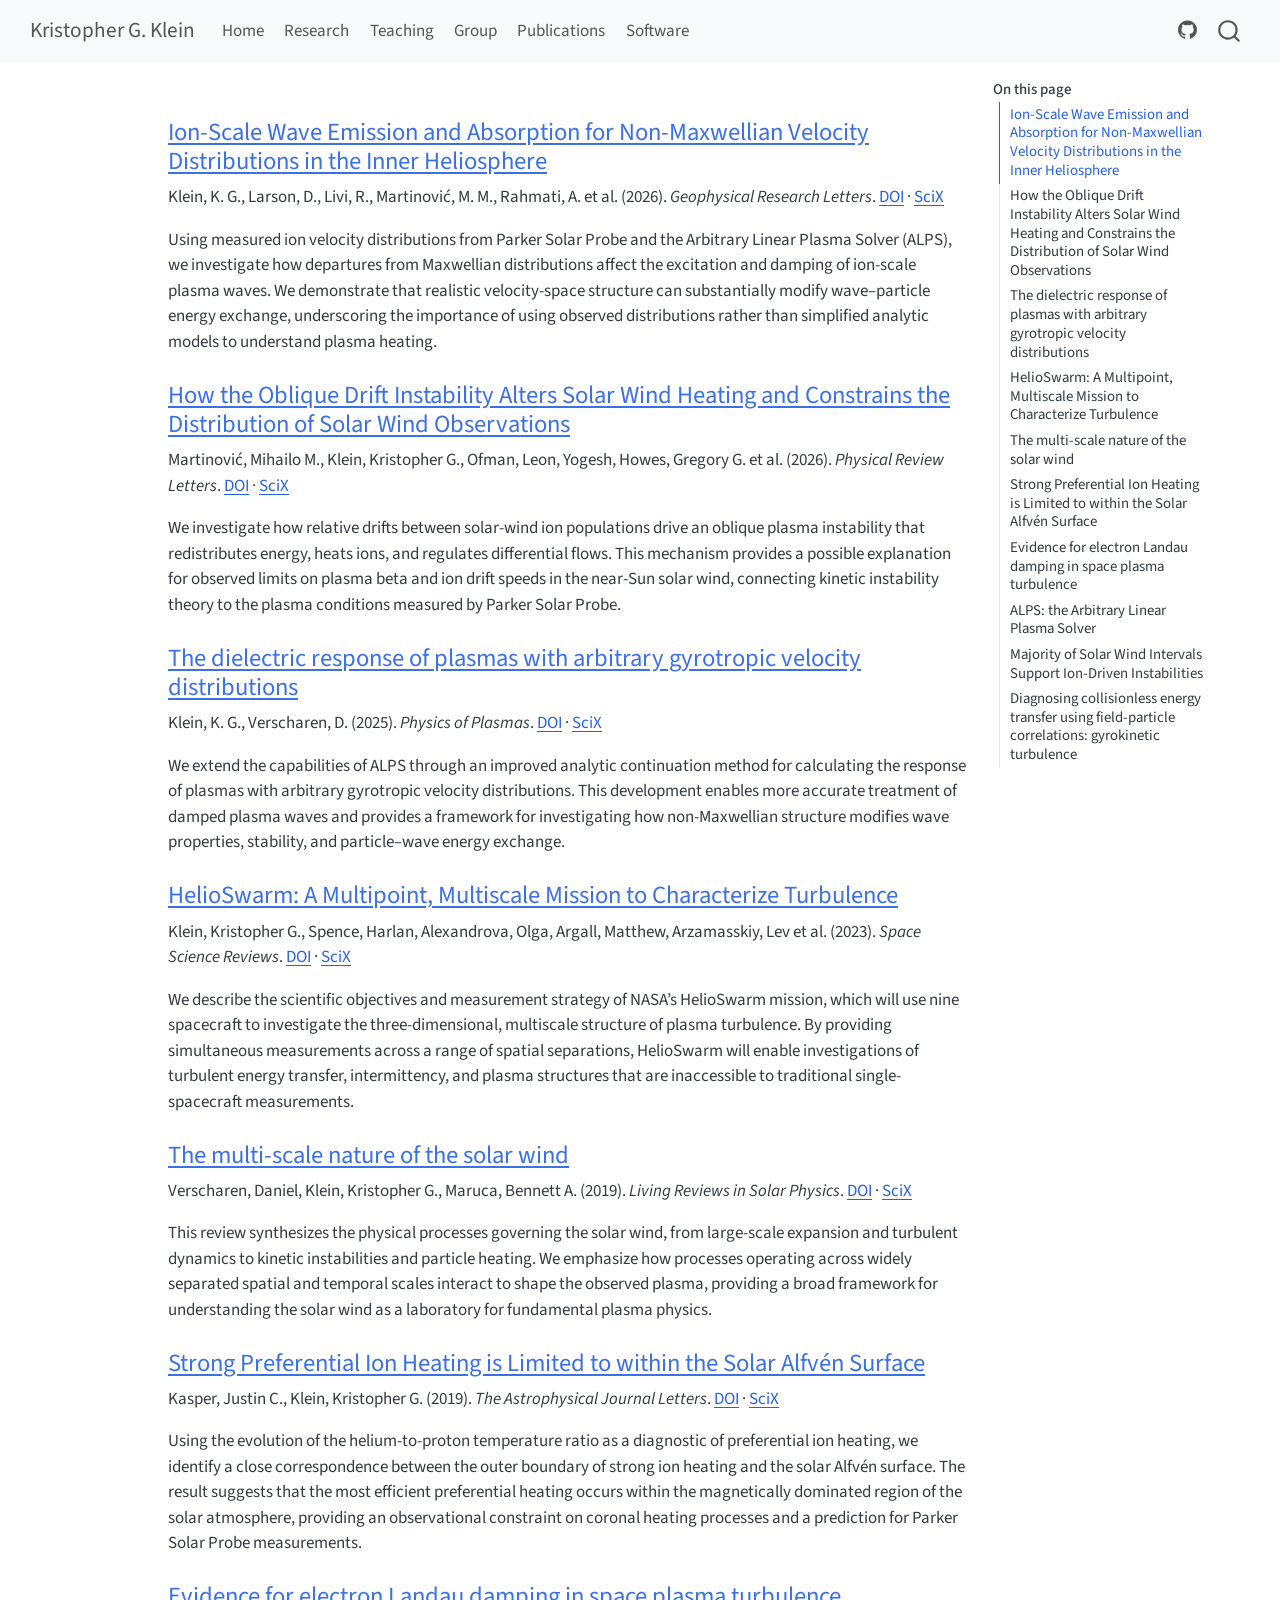
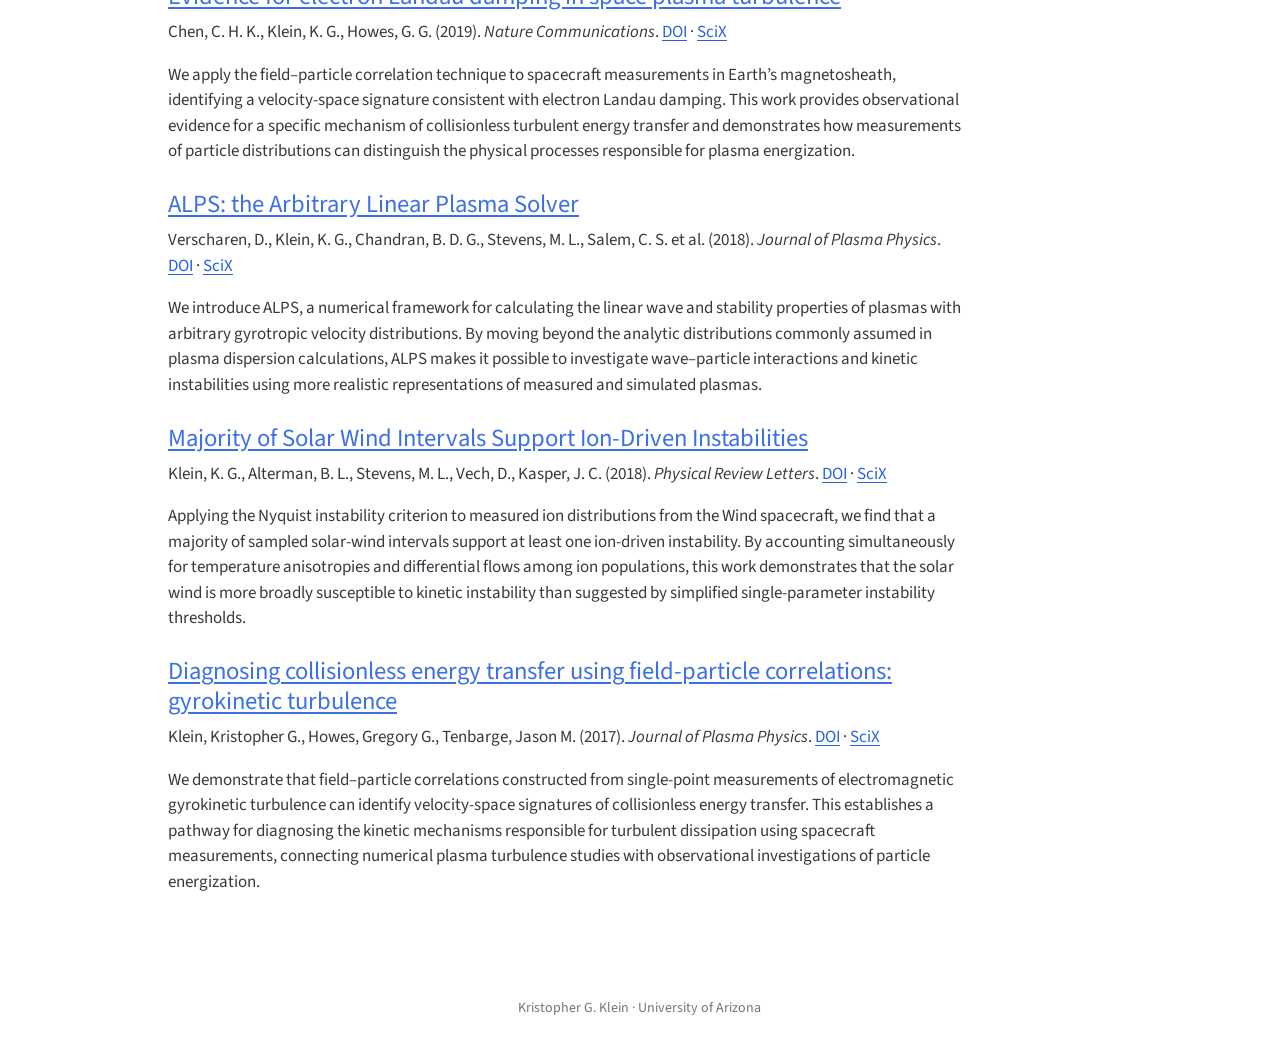
<file: bibliography/selected_publications_generated.html>
<!DOCTYPE html>
<html xmlns="http://www.w3.org/1999/xhtml" lang="en" xml:lang="en"><head>

<meta charset="utf-8">
<meta name="generator" content="quarto-1.10.19">

<meta name="viewport" content="width=device-width, initial-scale=1.0, user-scalable=yes">


<title>selected_publications_generated – Kristopher G. Klein</title>
<style>
/* Default styles provided by pandoc.
** See https://pandoc.org/MANUAL.html#variables-for-html for config info.
*/
span.smallcaps{font-variant: small-caps;}
div.columns{display: flex; gap: 1.5em;}
div.column{flex: auto;}
@media screen {
div.columns{gap: min(4vw, 1.5em);}
div.column{overflow-x: auto;}
}
div.hanging-indent{margin-left: 1.5em; text-indent: -1.5em;}
ul.task-list{list-style: none;}
ul.task-list li input[type="checkbox"] {
  width: 0.8em;
  margin: 0 0.8em 0.2em -1em; /* quarto-specific, see https://github.com/quarto-dev/quarto-cli/issues/4556 */ 
  vertical-align: middle;
}
</style>


<script src="../site_libs/quarto-nav/quarto-nav.js"></script>
<script src="../site_libs/quarto-nav/headroom.min.js"></script>
<script src="../site_libs/clipboard/clipboard.min.js"></script>
<script src="../site_libs/quarto-search/autocomplete.umd.js"></script>
<script src="../site_libs/quarto-search/fuse.min.js"></script>
<script src="../site_libs/quarto-search/quarto-search.js"></script>
<meta name="quarto:offset" content="../">
<script src="../site_libs/quarto-html/quarto.js" type="module"></script>
<script src="../site_libs/quarto-html/tabsets/tabsets.js" type="module"></script>
<script src="../site_libs/quarto-html/popper.min.js"></script>
<script src="../site_libs/quarto-html/tippy.umd.min.js"></script>
<script src="../site_libs/quarto-html/anchor.min.js"></script>
<link href="../site_libs/quarto-html/tippy.css" rel="stylesheet">
<link href="../site_libs/quarto-html/quarto-syntax-highlighting-bf27225e3a48a9273f3daa8f8e829971.css" rel="stylesheet" id="quarto-text-highlighting-styles">
<script src="../site_libs/bootstrap/bootstrap.min.js"></script>
<link href="../site_libs/bootstrap/bootstrap-icons.css" rel="stylesheet">
<link href="../site_libs/bootstrap/bootstrap-b7f82611479fd900e417347cb3c57043.min.css" rel="stylesheet" append-hash="true" id="quarto-bootstrap" data-mode="light">
<script id="quarto-search-options" type="application/json">{
  "location": "navbar",
  "copy-button": false,
  "collapse-after": 3,
  "panel-placement": "end",
  "type": "overlay",
  "limit": 50,
  "keyboard-shortcut": [
    "f",
    "/",
    "s"
  ],
  "show-item-context": false,
  "language": {
    "search-no-results-text": "No results",
    "search-matching-documents-text": "matching documents",
    "search-copy-link-title": "Copy link to search",
    "search-hide-matches-text": "Hide additional matches",
    "search-more-match-text": "more match in this document",
    "search-more-matches-text": "more matches in this document",
    "search-clear-button-title": "Clear",
    "search-text-placeholder": "",
    "search-detached-cancel-button-title": "Cancel",
    "search-submit-button-title": "Submit",
    "search-label": "Search"
  }
}</script>
<link rel="stylesheet" href="https://cdn.jsdelivr.net/npm/bootstrap-icons@1.13.1/font/bootstrap-icons.min.css">


</head>

<body class="nav-fixed quarto-light">

<div id="quarto-search-results"></div>
  <header id="quarto-header" class="headroom fixed-top">
    <nav class="navbar navbar-expand-lg " data-bs-theme="dark">
      <div class="navbar-container container-fluid">
      <div class="navbar-brand-container mx-auto">
    <a class="navbar-brand" href="../index.html">
    <span class="navbar-title">Kristopher G. Klein</span>
    </a>
  </div>
            <div id="quarto-search" class="" title="Search"></div>
          <button class="navbar-toggler" type="button" data-bs-toggle="collapse" data-bs-target="#navbarCollapse" aria-controls="navbarCollapse" role="menu" aria-expanded="false" aria-label="Toggle navigation" onclick="if (window.quartoToggleHeadroom) { window.quartoToggleHeadroom(); }">
  <span class="navbar-toggler-icon"></span>
</button>
          <div class="collapse navbar-collapse" id="navbarCollapse">
            <ul class="navbar-nav navbar-nav-scroll me-auto">
  <li class="nav-item">
    <a class="nav-link" href="../index.html"> 
<span class="menu-text">Home</span></a>
  </li>  
  <li class="nav-item">
    <a class="nav-link" href="../research.html"> 
<span class="menu-text">Research</span></a>
  </li>  
  <li class="nav-item">
    <a class="nav-link" href="../teaching.html"> 
<span class="menu-text">Teaching</span></a>
  </li>  
  <li class="nav-item">
    <a class="nav-link" href="../group.html"> 
<span class="menu-text">Group</span></a>
  </li>  
  <li class="nav-item">
    <a class="nav-link" href="../publications.html"> 
<span class="menu-text">Publications</span></a>
  </li>  
  <li class="nav-item">
    <a class="nav-link" href="../software.html"> 
<span class="menu-text">Software</span></a>
  </li>  
</ul>
            <ul class="navbar-nav navbar-nav-scroll ms-auto">
  <li class="nav-item compact">
    <a class="nav-link" href="https://github.com/kgklein"> <i class="bi bi-github" role="img" aria-label="GitHub">
</i> 
<span class="menu-text"></span></a>
  </li>  
</ul>
          </div> <!-- /navcollapse -->
            <div class="quarto-navbar-tools">
</div>
      </div> <!-- /container-fluid -->
    </nav>
</header>
<!-- content -->
<div id="quarto-content" class="quarto-container page-columns page-rows-contents page-layout-article page-navbar">
<!-- sidebar -->
<!-- margin-sidebar -->
    <div id="quarto-margin-sidebar" class="sidebar margin-sidebar">
        <nav id="TOC" role="doc-toc" class="toc-active">
    <h2 id="toc-title">On this page</h2>
   
  <ul>
  <li><a href="#ion-scale-wave-emission-and-absorption-for-non-maxwellian-velocity-distributions-in-the-inner-heliosphere" id="toc-ion-scale-wave-emission-and-absorption-for-non-maxwellian-velocity-distributions-in-the-inner-heliosphere" class="nav-link active" data-scroll-target="#ion-scale-wave-emission-and-absorption-for-non-maxwellian-velocity-distributions-in-the-inner-heliosphere">Ion-Scale Wave Emission and Absorption for Non-Maxwellian Velocity Distributions in the Inner Heliosphere</a></li>
  <li><a href="#how-the-oblique-drift-instability-alters-solar-wind-heating-and-constrains-the-distribution-of-solar-wind-observations" id="toc-how-the-oblique-drift-instability-alters-solar-wind-heating-and-constrains-the-distribution-of-solar-wind-observations" class="nav-link" data-scroll-target="#how-the-oblique-drift-instability-alters-solar-wind-heating-and-constrains-the-distribution-of-solar-wind-observations">How the Oblique Drift Instability Alters Solar Wind Heating and Constrains the Distribution of Solar Wind Observations</a></li>
  <li><a href="#the-dielectric-response-of-plasmas-with-arbitrary-gyrotropic-velocity-distributions" id="toc-the-dielectric-response-of-plasmas-with-arbitrary-gyrotropic-velocity-distributions" class="nav-link" data-scroll-target="#the-dielectric-response-of-plasmas-with-arbitrary-gyrotropic-velocity-distributions">The dielectric response of plasmas with arbitrary gyrotropic velocity distributions</a></li>
  <li><a href="#helioswarm-a-multipoint-multiscale-mission-to-characterize-turbulence" id="toc-helioswarm-a-multipoint-multiscale-mission-to-characterize-turbulence" class="nav-link" data-scroll-target="#helioswarm-a-multipoint-multiscale-mission-to-characterize-turbulence">HelioSwarm: A Multipoint, Multiscale Mission to Characterize Turbulence</a></li>
  <li><a href="#the-multi-scale-nature-of-the-solar-wind" id="toc-the-multi-scale-nature-of-the-solar-wind" class="nav-link" data-scroll-target="#the-multi-scale-nature-of-the-solar-wind">The multi-scale nature of the solar wind</a></li>
  <li><a href="#strong-preferential-ion-heating-is-limited-to-within-the-solar-alfvén-surface" id="toc-strong-preferential-ion-heating-is-limited-to-within-the-solar-alfvén-surface" class="nav-link" data-scroll-target="#strong-preferential-ion-heating-is-limited-to-within-the-solar-alfvén-surface">Strong Preferential Ion Heating is Limited to within the Solar Alfvén Surface</a></li>
  <li><a href="#evidence-for-electron-landau-damping-in-space-plasma-turbulence" id="toc-evidence-for-electron-landau-damping-in-space-plasma-turbulence" class="nav-link" data-scroll-target="#evidence-for-electron-landau-damping-in-space-plasma-turbulence">Evidence for electron Landau damping in space plasma turbulence</a></li>
  <li><a href="#alps-the-arbitrary-linear-plasma-solver" id="toc-alps-the-arbitrary-linear-plasma-solver" class="nav-link" data-scroll-target="#alps-the-arbitrary-linear-plasma-solver">ALPS: the Arbitrary Linear Plasma Solver</a></li>
  <li><a href="#majority-of-solar-wind-intervals-support-ion-driven-instabilities" id="toc-majority-of-solar-wind-intervals-support-ion-driven-instabilities" class="nav-link" data-scroll-target="#majority-of-solar-wind-intervals-support-ion-driven-instabilities">Majority of Solar Wind Intervals Support Ion-Driven Instabilities</a></li>
  <li><a href="#diagnosing-collisionless-energy-transfer-using-field-particle-correlations-gyrokinetic-turbulence" id="toc-diagnosing-collisionless-energy-transfer-using-field-particle-correlations-gyrokinetic-turbulence" class="nav-link" data-scroll-target="#diagnosing-collisionless-energy-transfer-using-field-particle-correlations-gyrokinetic-turbulence">Diagnosing collisionless energy transfer using field-particle correlations: gyrokinetic turbulence</a></li>
  </ul>
</nav>
    </div>
<!-- main -->
<main class="content" id="quarto-document-content"><header id="title-block-header" class="quarto-title-block"></header>




<!-- GENERATED: edit selected_publications.yml, not this file -->
<section id="ion-scale-wave-emission-and-absorption-for-non-maxwellian-velocity-distributions-in-the-inner-heliosphere" class="level3">
<h3 class="anchored" data-anchor-id="ion-scale-wave-emission-and-absorption-for-non-maxwellian-velocity-distributions-in-the-inner-heliosphere"><a href="https://scixplorer.org/abs/2026GeoRL..5318809K">Ion-Scale Wave Emission and Absorption for Non-Maxwellian Velocity Distributions in the Inner Heliosphere</a></h3>
<p>Klein, K. G., Larson, D., Livi, R., Martinović, M. M., Rahmati, A. et al.&nbsp;(2026). <em>Geophysical Research Letters</em>. <a href="https://doi.org/10.1029/2025gl118809">DOI</a> · <a href="https://scixplorer.org/abs/2026GeoRL..5318809K">SciX</a></p>
<p>Using measured ion velocity distributions from Parker Solar Probe and the Arbitrary Linear Plasma Solver (ALPS), we investigate how departures from Maxwellian distributions affect the excitation and damping of ion-scale plasma waves. We demonstrate that realistic velocity-space structure can substantially modify wave–particle energy exchange, underscoring the importance of using observed distributions rather than simplified analytic models to understand plasma heating.</p>
</section>
<section id="how-the-oblique-drift-instability-alters-solar-wind-heating-and-constrains-the-distribution-of-solar-wind-observations" class="level3">
<h3 class="anchored" data-anchor-id="how-the-oblique-drift-instability-alters-solar-wind-heating-and-constrains-the-distribution-of-solar-wind-observations"><a href="https://scixplorer.org/abs/2026PhRvL.136y5201M">How the Oblique Drift Instability Alters Solar Wind Heating and Constrains the Distribution of Solar Wind Observations</a></h3>
<p>Martinović, Mihailo M., Klein, Kristopher G., Ofman, Leon, Yogesh, Howes, Gregory G. et al.&nbsp;(2026). <em>Physical Review Letters</em>. <a href="https://doi.org/10.1103/nlq9-2g37">DOI</a> · <a href="https://scixplorer.org/abs/2026PhRvL.136y5201M">SciX</a></p>
<p>We investigate how relative drifts between solar-wind ion populations drive an oblique plasma instability that redistributes energy, heats ions, and regulates differential flows. This mechanism provides a possible explanation for observed limits on plasma beta and ion drift speeds in the near-Sun solar wind, connecting kinetic instability theory to the plasma conditions measured by Parker Solar Probe.</p>
</section>
<section id="the-dielectric-response-of-plasmas-with-arbitrary-gyrotropic-velocity-distributions" class="level3">
<h3 class="anchored" data-anchor-id="the-dielectric-response-of-plasmas-with-arbitrary-gyrotropic-velocity-distributions"><a href="https://scixplorer.org/abs/2025PhPl...32i2104K">The dielectric response of plasmas with arbitrary gyrotropic velocity distributions</a></h3>
<p>Klein, K. G., Verscharen, D. (2025). <em>Physics of Plasmas</em>. <a href="https://doi.org/10.1063/5.0286477">DOI</a> · <a href="https://scixplorer.org/abs/2025PhPl...32i2104K">SciX</a></p>
<p>We extend the capabilities of ALPS through an improved analytic continuation method for calculating the response of plasmas with arbitrary gyrotropic velocity distributions. This development enables more accurate treatment of damped plasma waves and provides a framework for investigating how non-Maxwellian structure modifies wave properties, stability, and particle–wave energy exchange.</p>
</section>
<section id="helioswarm-a-multipoint-multiscale-mission-to-characterize-turbulence" class="level3">
<h3 class="anchored" data-anchor-id="helioswarm-a-multipoint-multiscale-mission-to-characterize-turbulence"><a href="https://scixplorer.org/abs/2023SSRv..219...74K">HelioSwarm: A Multipoint, Multiscale Mission to Characterize Turbulence</a></h3>
<p>Klein, Kristopher G., Spence, Harlan, Alexandrova, Olga, Argall, Matthew, Arzamasskiy, Lev et al.&nbsp;(2023). <em>Space Science Reviews</em>. <a href="https://doi.org/10.1007/s11214-023-01019-0">DOI</a> · <a href="https://scixplorer.org/abs/2023SSRv..219...74K">SciX</a></p>
<p>We describe the scientific objectives and measurement strategy of NASA’s HelioSwarm mission, which will use nine spacecraft to investigate the three-dimensional, multiscale structure of plasma turbulence. By providing simultaneous measurements across a range of spatial separations, HelioSwarm will enable investigations of turbulent energy transfer, intermittency, and plasma structures that are inaccessible to traditional single-spacecraft measurements.</p>
</section>
<section id="the-multi-scale-nature-of-the-solar-wind" class="level3">
<h3 class="anchored" data-anchor-id="the-multi-scale-nature-of-the-solar-wind"><a href="https://scixplorer.org/abs/2019LRSP...16....5V">The multi-scale nature of the solar wind</a></h3>
<p>Verscharen, Daniel, Klein, Kristopher G., Maruca, Bennett A. (2019). <em>Living Reviews in Solar Physics</em>. <a href="https://doi.org/10.1007/s41116-019-0021-0">DOI</a> · <a href="https://scixplorer.org/abs/2019LRSP...16....5V">SciX</a></p>
<p>This review synthesizes the physical processes governing the solar wind, from large-scale expansion and turbulent dynamics to kinetic instabilities and particle heating. We emphasize how processes operating across widely separated spatial and temporal scales interact to shape the observed plasma, providing a broad framework for understanding the solar wind as a laboratory for fundamental plasma physics.</p>
</section>
<section id="strong-preferential-ion-heating-is-limited-to-within-the-solar-alfvén-surface" class="level3">
<h3 class="anchored" data-anchor-id="strong-preferential-ion-heating-is-limited-to-within-the-solar-alfvén-surface"><a href="https://scixplorer.org/abs/2019ApJ...877L..35K">Strong Preferential Ion Heating is Limited to within the Solar Alfvén Surface</a></h3>
<p>Kasper, Justin C., Klein, Kristopher G. (2019). <em>The Astrophysical Journal Letters</em>. <a href="https://doi.org/10.3847/2041-8213/ab1de5">DOI</a> · <a href="https://scixplorer.org/abs/2019ApJ...877L..35K">SciX</a></p>
<p>Using the evolution of the helium-to-proton temperature ratio as a diagnostic of preferential ion heating, we identify a close correspondence between the outer boundary of strong ion heating and the solar Alfvén surface. The result suggests that the most efficient preferential heating occurs within the magnetically dominated region of the solar atmosphere, providing an observational constraint on coronal heating processes and a prediction for Parker Solar Probe measurements.</p>
</section>
<section id="evidence-for-electron-landau-damping-in-space-plasma-turbulence" class="level3">
<h3 class="anchored" data-anchor-id="evidence-for-electron-landau-damping-in-space-plasma-turbulence"><a href="https://scixplorer.org/abs/2019NatCo..10..740C">Evidence for electron Landau damping in space plasma turbulence</a></h3>
<p>Chen, C. H. K., Klein, K. G., Howes, G. G. (2019). <em>Nature Communications</em>. <a href="https://doi.org/10.1038/s41467-019-08435-3">DOI</a> · <a href="https://scixplorer.org/abs/2019NatCo..10..740C">SciX</a></p>
<p>We apply the field–particle correlation technique to spacecraft measurements in Earth’s magnetosheath, identifying a velocity-space signature consistent with electron Landau damping. This work provides observational evidence for a specific mechanism of collisionless turbulent energy transfer and demonstrates how measurements of particle distributions can distinguish the physical processes responsible for plasma energization.</p>
</section>
<section id="alps-the-arbitrary-linear-plasma-solver" class="level3">
<h3 class="anchored" data-anchor-id="alps-the-arbitrary-linear-plasma-solver"><a href="https://scixplorer.org/abs/2018JPlPh..84d9003V">ALPS: the Arbitrary Linear Plasma Solver</a></h3>
<p>Verscharen, D., Klein, K. G., Chandran, B. D. G., Stevens, M. L., Salem, C. S. et al.&nbsp;(2018). <em>Journal of Plasma Physics</em>. <a href="https://doi.org/10.1017/s0022377818000739">DOI</a> · <a href="https://scixplorer.org/abs/2018JPlPh..84d9003V">SciX</a></p>
<p>We introduce ALPS, a numerical framework for calculating the linear wave and stability properties of plasmas with arbitrary gyrotropic velocity distributions. By moving beyond the analytic distributions commonly assumed in plasma dispersion calculations, ALPS makes it possible to investigate wave–particle interactions and kinetic instabilities using more realistic representations of measured and simulated plasmas.</p>
</section>
<section id="majority-of-solar-wind-intervals-support-ion-driven-instabilities" class="level3">
<h3 class="anchored" data-anchor-id="majority-of-solar-wind-intervals-support-ion-driven-instabilities"><a href="https://scixplorer.org/abs/2018PhRvL.120t5102K">Majority of Solar Wind Intervals Support Ion-Driven Instabilities</a></h3>
<p>Klein, K. G., Alterman, B. L., Stevens, M. L., Vech, D., Kasper, J. C. (2018). <em>Physical Review Letters</em>. <a href="https://doi.org/10.1103/physrevlett.120.205102">DOI</a> · <a href="https://scixplorer.org/abs/2018PhRvL.120t5102K">SciX</a></p>
<p>Applying the Nyquist instability criterion to measured ion distributions from the Wind spacecraft, we find that a majority of sampled solar-wind intervals support at least one ion-driven instability. By accounting simultaneously for temperature anisotropies and differential flows among ion populations, this work demonstrates that the solar wind is more broadly susceptible to kinetic instability than suggested by simplified single-parameter instability thresholds.</p>
</section>
<section id="diagnosing-collisionless-energy-transfer-using-field-particle-correlations-gyrokinetic-turbulence" class="level3">
<h3 class="anchored" data-anchor-id="diagnosing-collisionless-energy-transfer-using-field-particle-correlations-gyrokinetic-turbulence"><a href="https://scixplorer.org/abs/2017JPlPh..83d5301K">Diagnosing collisionless energy transfer using field-particle correlations: gyrokinetic turbulence</a></h3>
<p>Klein, Kristopher G., Howes, Gregory G., Tenbarge, Jason M. (2017). <em>Journal of Plasma Physics</em>. <a href="https://doi.org/10.1017/s0022377817000563">DOI</a> · <a href="https://scixplorer.org/abs/2017JPlPh..83d5301K">SciX</a></p>
<p>We demonstrate that field–particle correlations constructed from single-point measurements of electromagnetic gyrokinetic turbulence can identify velocity-space signatures of collisionless energy transfer. This establishes a pathway for diagnosing the kinetic mechanisms responsible for turbulent dissipation using spacecraft measurements, connecting numerical plasma turbulence studies with observational investigations of particle energization.</p>


</section>

</main> <!-- /main -->
<script id="quarto-html-after-body" type="application/javascript">
  window.document.addEventListener("DOMContentLoaded", function (event) {
    const icon = "";
    const anchorJS = new window.AnchorJS();
    anchorJS.options = {
      placement: 'right',
      icon: icon
    };
    anchorJS.add('.anchored');
    const isCodeAnnotation = (el) => {
      for (const clz of el.classList) {
        if (clz.startsWith('code-annotation-')) {                     
          return true;
        }
      }
      return false;
    }
    const onCopySuccess = function(e) {
      // button target
      const button = e.trigger;
      // don't keep focus
      button.blur();
      // flash "checked"
      button.classList.add('code-copy-button-checked');
      var currentTitle = button.getAttribute("title");
      button.setAttribute("title", "Copied!");
      let tooltip;
      if (window.bootstrap) {
        button.setAttribute("data-bs-toggle", "tooltip");
        button.setAttribute("data-bs-placement", "left");
        button.setAttribute("data-bs-title", "Copied!");
        tooltip = new bootstrap.Tooltip(button, 
          { trigger: "manual", 
            customClass: "code-copy-button-tooltip",
            offset: [0, -8]});
        tooltip.show();    
      }
      setTimeout(function() {
        if (tooltip) {
          tooltip.hide();
          button.removeAttribute("data-bs-title");
          button.removeAttribute("data-bs-toggle");
          button.removeAttribute("data-bs-placement");
        }
        button.setAttribute("title", currentTitle);
        button.classList.remove('code-copy-button-checked');
      }, 1000);
      // clear code selection
      e.clearSelection();
    }
    const getTextToCopy = function(trigger) {
      const outerScaffold = trigger.parentElement.cloneNode(true);
      const codeEl = outerScaffold.querySelector('code');
      for (const childEl of codeEl.children) {
        if (isCodeAnnotation(childEl)) {
          childEl.remove();
        }
      }
      return codeEl.innerText;
    }
    const clipboard = new window.ClipboardJS('.code-copy-button:not([data-in-quarto-modal])', {
      text: getTextToCopy
    });
    clipboard.on('success', onCopySuccess);
    if (window.document.getElementById('quarto-embedded-source-code-modal')) {
      const clipboardModal = new window.ClipboardJS('.code-copy-button[data-in-quarto-modal]', {
        text: getTextToCopy,
        container: window.document.getElementById('quarto-embedded-source-code-modal')
      });
      clipboardModal.on('success', onCopySuccess);
    }
      var localhostRegex = new RegExp(/^(?:http|https):\/\/localhost\:?[0-9]*\//);
      var mailtoRegex = new RegExp(/^mailto:/);
        var filterRegex = new RegExp("https:\/\/kgklein\.github\.io");
      var isInternal = (href) => {
          return filterRegex.test(href) || localhostRegex.test(href) || mailtoRegex.test(href);
      }
      // Inspect non-navigation links and adorn them if external
     var links = window.document.querySelectorAll('a[href]:not(.nav-link):not(.navbar-brand):not(.toc-action):not(.sidebar-link):not(.sidebar-item-toggle):not(.pagination-link):not(.no-external):not([aria-hidden]):not(.dropdown-item):not(.quarto-navigation-tool):not(.about-link)');
      for (var i=0; i<links.length; i++) {
        const link = links[i];
        if (!isInternal(link.href)) {
          // undo the damage that might have been done by quarto-nav.js in the case of
          // links that we want to consider external
          if (link.dataset.originalHref !== undefined) {
            link.href = link.dataset.originalHref;
          }
            // target, if specified
            link.setAttribute("target", "_blank");
            if (link.getAttribute("rel") === null) {
              link.setAttribute("rel", "noopener");
            }
        }
      }
    function tippyHover(el, contentFn, onTriggerFn, onUntriggerFn) {
      const config = {
        allowHTML: true,
        maxWidth: 500,
        delay: 100,
        arrow: false,
        appendTo: function(el) {
            return el.parentElement;
        },
        interactive: true,
        interactiveBorder: 10,
        theme: 'quarto',
        placement: 'bottom-start',
      };
      if (contentFn) {
        config.content = contentFn;
      }
      if (onTriggerFn) {
        config.onTrigger = onTriggerFn;
      }
      if (onUntriggerFn) {
        config.onUntrigger = onUntriggerFn;
      }
      window.tippy(el, config); 
    }
    const noterefs = window.document.querySelectorAll('a[role="doc-noteref"]');
    for (var i=0; i<noterefs.length; i++) {
      const ref = noterefs[i];
      tippyHover(ref, function() {
        // use id or data attribute instead here
        let href = ref.getAttribute('data-footnote-href') || ref.getAttribute('href');
        try { href = new URL(href).hash; } catch {}
        const id = href.replace(/^#\/?/, "");
        const note = window.document.getElementById(id);
        if (note) {
          return note.innerHTML;
        } else {
          return "";
        }
      });
    }
    const xrefs = window.document.querySelectorAll('a.quarto-xref');
    const processXRef = (id, note) => {
      // Strip column container classes
      const stripColumnClz = (el) => {
        el.classList.remove("page-full", "page-columns");
        if (el.children) {
          for (const child of el.children) {
            stripColumnClz(child);
          }
        }
      }
      stripColumnClz(note)
      if (id === null || id.startsWith('sec-')) {
        // Special case sections, only their first couple elements
        const container = document.createElement("div");
        if (note.children && note.children.length > 2) {
          container.appendChild(note.children[0].cloneNode(true));
          for (let i = 1; i < note.children.length; i++) {
            const child = note.children[i];
            if (child.tagName === "P" && child.innerText === "") {
              continue;
            } else {
              container.appendChild(child.cloneNode(true));
              break;
            }
          }
          if (window.Quarto?.typesetMath) {
            window.Quarto.typesetMath(container);
          }
          return container.innerHTML
        } else {
          if (window.Quarto?.typesetMath) {
            window.Quarto.typesetMath(note);
          }
          return note.innerHTML;
        }
      } else {
        // Remove any anchor links if they are present
        const anchorLink = note.querySelector('a.anchorjs-link');
        if (anchorLink) {
          anchorLink.remove();
        }
        if (window.Quarto?.typesetMath) {
          window.Quarto.typesetMath(note);
        }
        if (note.classList.contains("callout")) {
          return note.outerHTML;
        } else {
          return note.innerHTML;
        }
      }
    }
    for (var i=0; i<xrefs.length; i++) {
      const xref = xrefs[i];
      tippyHover(xref, undefined, function(instance) {
        instance.disable();
        let url = xref.getAttribute('href');
        let hash = undefined; 
        if (url.startsWith('#')) {
          hash = url;
        } else {
          try { hash = new URL(url).hash; } catch {}
        }
        if (hash) {
          const id = hash.replace(/^#\/?/, "");
          const note = window.document.getElementById(id);
          if (note !== null) {
            try {
              const html = processXRef(id, note.cloneNode(true));
              instance.setContent(html);
            } finally {
              instance.enable();
              instance.show();
            }
          } else {
            // See if we can fetch this
            fetch(url.split('#')[0])
            .then(res => res.text())
            .then(html => {
              const parser = new DOMParser();
              const htmlDoc = parser.parseFromString(html, "text/html");
              const note = htmlDoc.getElementById(id);
              if (note !== null) {
                const html = processXRef(id, note);
                instance.setContent(html);
              } 
            }).finally(() => {
              instance.enable();
              instance.show();
            });
          }
        } else {
          // See if we can fetch a full url (with no hash to target)
          // This is a special case and we should probably do some content thinning / targeting
          fetch(url)
          .then(res => res.text())
          .then(html => {
            const parser = new DOMParser();
            const htmlDoc = parser.parseFromString(html, "text/html");
            const note = htmlDoc.querySelector('main.content');
            if (note !== null) {
              // This should only happen for chapter cross references
              // (since there is no id in the URL)
              // remove the first header
              if (note.children.length > 0 && note.children[0].tagName === "HEADER") {
                note.children[0].remove();
              }
              const html = processXRef(null, note);
              instance.setContent(html);
            } 
          }).finally(() => {
            instance.enable();
            instance.show();
          });
        }
      }, function(instance) {
      });
    }
        let selectedAnnoteEl;
        const selectorForAnnotation = ( cell, annotation) => {
          let cellAttr = 'data-code-cell="' + cell + '"';
          let lineAttr = 'data-code-annotation="' +  annotation + '"';
          const selector = 'span[' + cellAttr + '][' + lineAttr + ']';
          return selector;
        }
        const selectCodeLines = (annoteEl) => {
          const doc = window.document;
          const targetCell = annoteEl.getAttribute("data-target-cell");
          const targetAnnotation = annoteEl.getAttribute("data-target-annotation");
          const annoteSpan = window.document.querySelector(selectorForAnnotation(targetCell, targetAnnotation));
          const lines = annoteSpan.getAttribute("data-code-lines").split(",");
          const lineIds = lines.map((line) => {
            return targetCell + "-" + line;
          })
          let top = null;
          let height = null;
          let parent = null;
          if (lineIds.length > 0) {
              //compute the position of the single el (top and bottom and make a div)
              const el = window.document.getElementById(lineIds[0]);
              top = el.offsetTop;
              height = el.offsetHeight;
              parent = el.parentElement.parentElement;
            if (lineIds.length > 1) {
              const lastEl = window.document.getElementById(lineIds[lineIds.length - 1]);
              const bottom = lastEl.offsetTop + lastEl.offsetHeight;
              height = bottom - top;
            }
            if (top !== null && height !== null && parent !== null) {
              // cook up a div (if necessary) and position it 
              let div = window.document.getElementById("code-annotation-line-highlight");
              if (div === null) {
                div = window.document.createElement("div");
                div.setAttribute("id", "code-annotation-line-highlight");
                div.style.position = 'absolute';
                parent.appendChild(div);
              }
              div.style.top = top - 2 + "px";
              div.style.height = height + 4 + "px";
              div.style.left = 0;
              let gutterDiv = window.document.getElementById("code-annotation-line-highlight-gutter");
              if (gutterDiv === null) {
                gutterDiv = window.document.createElement("div");
                gutterDiv.setAttribute("id", "code-annotation-line-highlight-gutter");
                gutterDiv.style.position = 'absolute';
                const codeCell = window.document.getElementById(targetCell);
                const gutter = codeCell.querySelector('.code-annotation-gutter');
                gutter.appendChild(gutterDiv);
              }
              gutterDiv.style.top = top - 2 + "px";
              gutterDiv.style.height = height + 4 + "px";
            }
            selectedAnnoteEl = annoteEl;
          }
        };
        const unselectCodeLines = () => {
          const elementsIds = ["code-annotation-line-highlight", "code-annotation-line-highlight-gutter"];
          elementsIds.forEach((elId) => {
            const div = window.document.getElementById(elId);
            if (div) {
              div.remove();
            }
          });
          selectedAnnoteEl = undefined;
        };
          // Handle positioning of the toggle
      window.addEventListener(
        "resize",
        throttle(() => {
          elRect = undefined;
          if (selectedAnnoteEl) {
            selectCodeLines(selectedAnnoteEl);
          }
        }, 10)
      );
      function throttle(fn, ms) {
      let throttle = false;
      let timer;
        return (...args) => {
          if(!throttle) { // first call gets through
              fn.apply(this, args);
              throttle = true;
          } else { // all the others get throttled
              if(timer) clearTimeout(timer); // cancel #2
              timer = setTimeout(() => {
                fn.apply(this, args);
                timer = throttle = false;
              }, ms);
          }
        };
      }
        // Attach click handler to the DT
        const annoteDls = window.document.querySelectorAll('dt[data-target-cell]');
        for (const annoteDlNode of annoteDls) {
          annoteDlNode.addEventListener('click', (event) => {
            const clickedEl = event.target;
            if (clickedEl !== selectedAnnoteEl) {
              unselectCodeLines();
              const activeEl = window.document.querySelector('dt[data-target-cell].code-annotation-active');
              if (activeEl) {
                activeEl.classList.remove('code-annotation-active');
              }
              selectCodeLines(clickedEl);
              clickedEl.classList.add('code-annotation-active');
            } else {
              // Unselect the line
              unselectCodeLines();
              clickedEl.classList.remove('code-annotation-active');
            }
          });
        }
    const findCites = (el) => {
      const parentEl = el.parentElement;
      if (parentEl) {
        const cites = parentEl.dataset.cites;
        if (cites) {
          return {
            el,
            cites: cites.split(' ')
          };
        } else {
          return findCites(el.parentElement)
        }
      } else {
        return undefined;
      }
    };
    var bibliorefs = window.document.querySelectorAll('a[role="doc-biblioref"]');
    for (var i=0; i<bibliorefs.length; i++) {
      const ref = bibliorefs[i];
      const citeInfo = findCites(ref);
      if (citeInfo) {
        tippyHover(citeInfo.el, function() {
          var popup = window.document.createElement('div');
          citeInfo.cites.forEach(function(cite) {
            var citeDiv = window.document.createElement('div');
            citeDiv.classList.add('hanging-indent');
            citeDiv.classList.add('csl-entry');
            var biblioDiv = window.document.getElementById('ref-' + cite);
            if (biblioDiv) {
              citeDiv.innerHTML = biblioDiv.innerHTML;
            }
            popup.appendChild(citeDiv);
          });
          return popup.innerHTML;
        });
      }
    }
  });
  </script>
</div> <!-- /content -->
<footer class="footer">
  <div class="nav-footer">
    <div class="nav-footer-left">
      &nbsp;
    </div>   
    <div class="nav-footer-center">
<p>Kristopher G. Klein · University of Arizona</p>
</div>
    <div class="nav-footer-right">
      &nbsp;
    </div>
  </div>
</footer>




</body></html>
</file>
<file: site_libs/quarto-html/tippy.css>
.tippy-box[data-animation=fade][data-state=hidden]{opacity:0}[data-tippy-root]{max-width:calc(100vw - 10px)}.tippy-box{position:relative;background-color:#333;color:#fff;border-radius:4px;font-size:14px;line-height:1.4;white-space:normal;outline:0;transition-property:transform,visibility,opacity}.tippy-box[data-placement^=top]>.tippy-arrow{bottom:0}.tippy-box[data-placement^=top]>.tippy-arrow:before{bottom:-7px;left:0;border-width:8px 8px 0;border-top-color:initial;transform-origin:center top}.tippy-box[data-placement^=bottom]>.tippy-arrow{top:0}.tippy-box[data-placement^=bottom]>.tippy-arrow:before{top:-7px;left:0;border-width:0 8px 8px;border-bottom-color:initial;transform-origin:center bottom}.tippy-box[data-placement^=left]>.tippy-arrow{right:0}.tippy-box[data-placement^=left]>.tippy-arrow:before{border-width:8px 0 8px 8px;border-left-color:initial;right:-7px;transform-origin:center left}.tippy-box[data-placement^=right]>.tippy-arrow{left:0}.tippy-box[data-placement^=right]>.tippy-arrow:before{left:-7px;border-width:8px 8px 8px 0;border-right-color:initial;transform-origin:center right}.tippy-box[data-inertia][data-state=visible]{transition-timing-function:cubic-bezier(.54,1.5,.38,1.11)}.tippy-arrow{width:16px;height:16px;color:#333}.tippy-arrow:before{content:"";position:absolute;border-color:transparent;border-style:solid}.tippy-content{position:relative;padding:5px 9px;z-index:1}
</file>
<file: site_libs/quarto-html/quarto-syntax-highlighting-bf27225e3a48a9273f3daa8f8e829971.css>
/* quarto syntax highlight colors */
:root {
  --quarto-hl-ot-color: #003B4F;
  --quarto-hl-at-color: #657422;
  --quarto-hl-ss-color: #20794D;
  --quarto-hl-an-color: #5E5E5E;
  --quarto-hl-fu-color: #4758AB;
  --quarto-hl-st-color: #20794D;
  --quarto-hl-cf-color: #003B4F;
  --quarto-hl-op-color: #5E5E5E;
  --quarto-hl-er-color: #AD0000;
  --quarto-hl-bn-color: #AD0000;
  --quarto-hl-al-color: #AD0000;
  --quarto-hl-va-color: #111111;
  --quarto-hl-bu-color: inherit;
  --quarto-hl-ex-color: inherit;
  --quarto-hl-pp-color: #AD0000;
  --quarto-hl-in-color: #5E5E5E;
  --quarto-hl-vs-color: #20794D;
  --quarto-hl-wa-color: #5E5E5E;
  --quarto-hl-do-color: #5E5E5E;
  --quarto-hl-im-color: #00769E;
  --quarto-hl-ch-color: #20794D;
  --quarto-hl-dt-color: #AD0000;
  --quarto-hl-fl-color: #AD0000;
  --quarto-hl-co-color: #5E5E5E;
  --quarto-hl-cv-color: #5E5E5E;
  --quarto-hl-cn-color: #8f5902;
  --quarto-hl-sc-color: #5E5E5E;
  --quarto-hl-dv-color: #AD0000;
  --quarto-hl-kw-color: #003B4F;
}

/* other quarto variables */
:root {
  --quarto-font-monospace: SFMono-Regular, Menlo, Monaco, Consolas, "Liberation Mono", "Courier New", monospace;
}

/* syntax highlight based on Pandoc's rules */
pre > code.sourceCode > span {
  color: #003B4F;
}

code.sourceCode > span {
  color: #003B4F;
}

div.sourceCode,
div.sourceCode pre.sourceCode {
  color: #003B4F;
}

/* Normal */
code span {
  color: #003B4F;
}

/* Alert */
code span.al {
  color: #AD0000;
  font-style: inherit;
}

/* Annotation */
code span.an {
  color: #5E5E5E;
  font-style: inherit;
}

/* Attribute */
code span.at {
  color: #657422;
  font-style: inherit;
}

/* BaseN */
code span.bn {
  color: #AD0000;
  font-style: inherit;
}

/* BuiltIn */
code span.bu {
  font-style: inherit;
}

/* ControlFlow */
code span.cf {
  color: #003B4F;
  font-weight: bold;
  font-style: inherit;
}

/* Char */
code span.ch {
  color: #20794D;
  font-style: inherit;
}

/* Constant */
code span.cn {
  color: #8f5902;
  font-style: inherit;
}

/* Comment */
code span.co {
  color: #5E5E5E;
  font-style: inherit;
}

/* CommentVar */
code span.cv {
  color: #5E5E5E;
  font-style: italic;
}

/* Documentation */
code span.do {
  color: #5E5E5E;
  font-style: italic;
}

/* DataType */
code span.dt {
  color: #AD0000;
  font-style: inherit;
}

/* DecVal */
code span.dv {
  color: #AD0000;
  font-style: inherit;
}

/* Error */
code span.er {
  color: #AD0000;
  font-style: inherit;
}

/* Extension */
code span.ex {
  font-style: inherit;
}

/* Float */
code span.fl {
  color: #AD0000;
  font-style: inherit;
}

/* Function */
code span.fu {
  color: #4758AB;
  font-style: inherit;
}

/* Import */
code span.im {
  color: #00769E;
  font-style: inherit;
}

/* Information */
code span.in {
  color: #5E5E5E;
  font-style: inherit;
}

/* Keyword */
code span.kw {
  color: #003B4F;
  font-weight: bold;
  font-style: inherit;
}

/* Operator */
code span.op {
  color: #5E5E5E;
  font-style: inherit;
}

/* Other */
code span.ot {
  color: #003B4F;
  font-style: inherit;
}

/* Preprocessor */
code span.pp {
  color: #AD0000;
  font-style: inherit;
}

/* SpecialChar */
code span.sc {
  color: #5E5E5E;
  font-style: inherit;
}

/* SpecialString */
code span.ss {
  color: #20794D;
  font-style: inherit;
}

/* String */
code span.st {
  color: #20794D;
  font-style: inherit;
}

/* Variable */
code span.va {
  color: #111111;
  font-style: inherit;
}

/* VerbatimString */
code span.vs {
  color: #20794D;
  font-style: inherit;
}

/* Warning */
code span.wa {
  color: #5E5E5E;
  font-style: italic;
}

.prevent-inlining {
  content: "</";
}

/*# sourceMappingURL=8be38f48d34c45af72792cbd699585e7.css.map */
</file>
